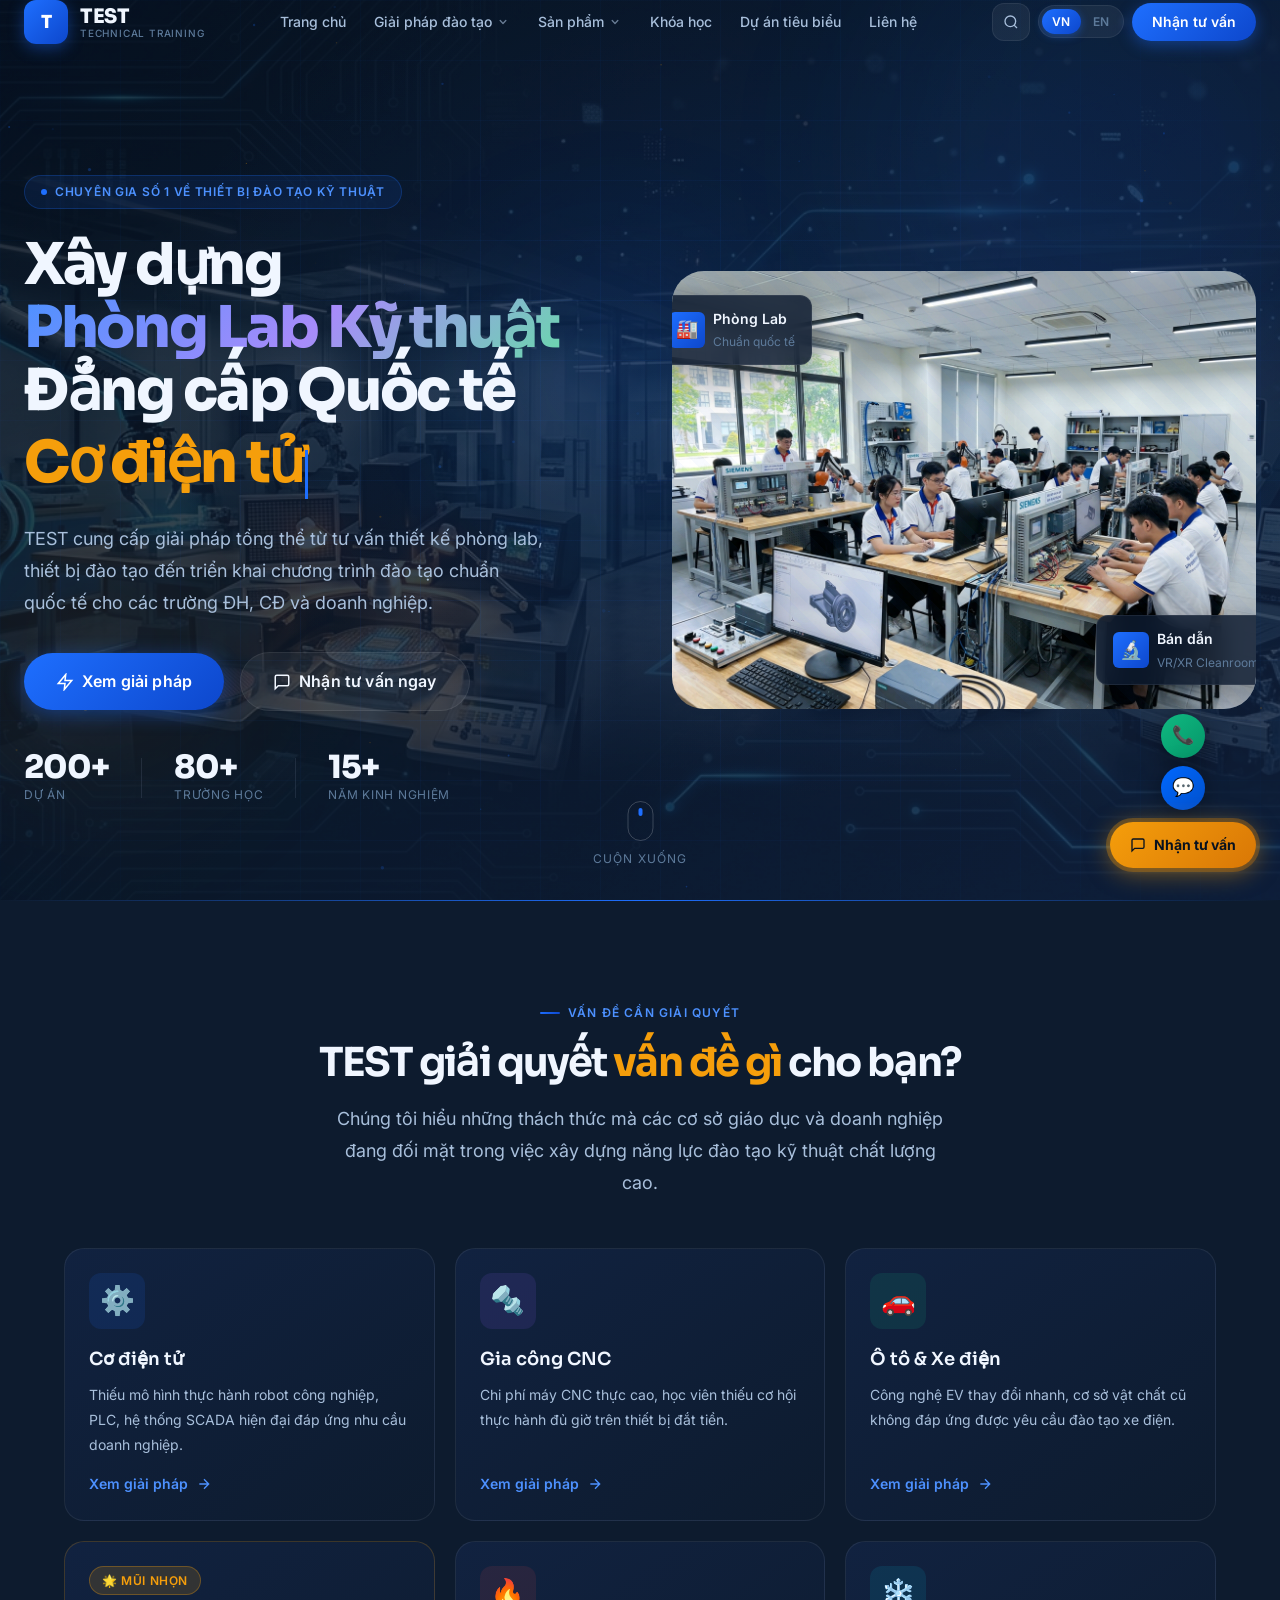
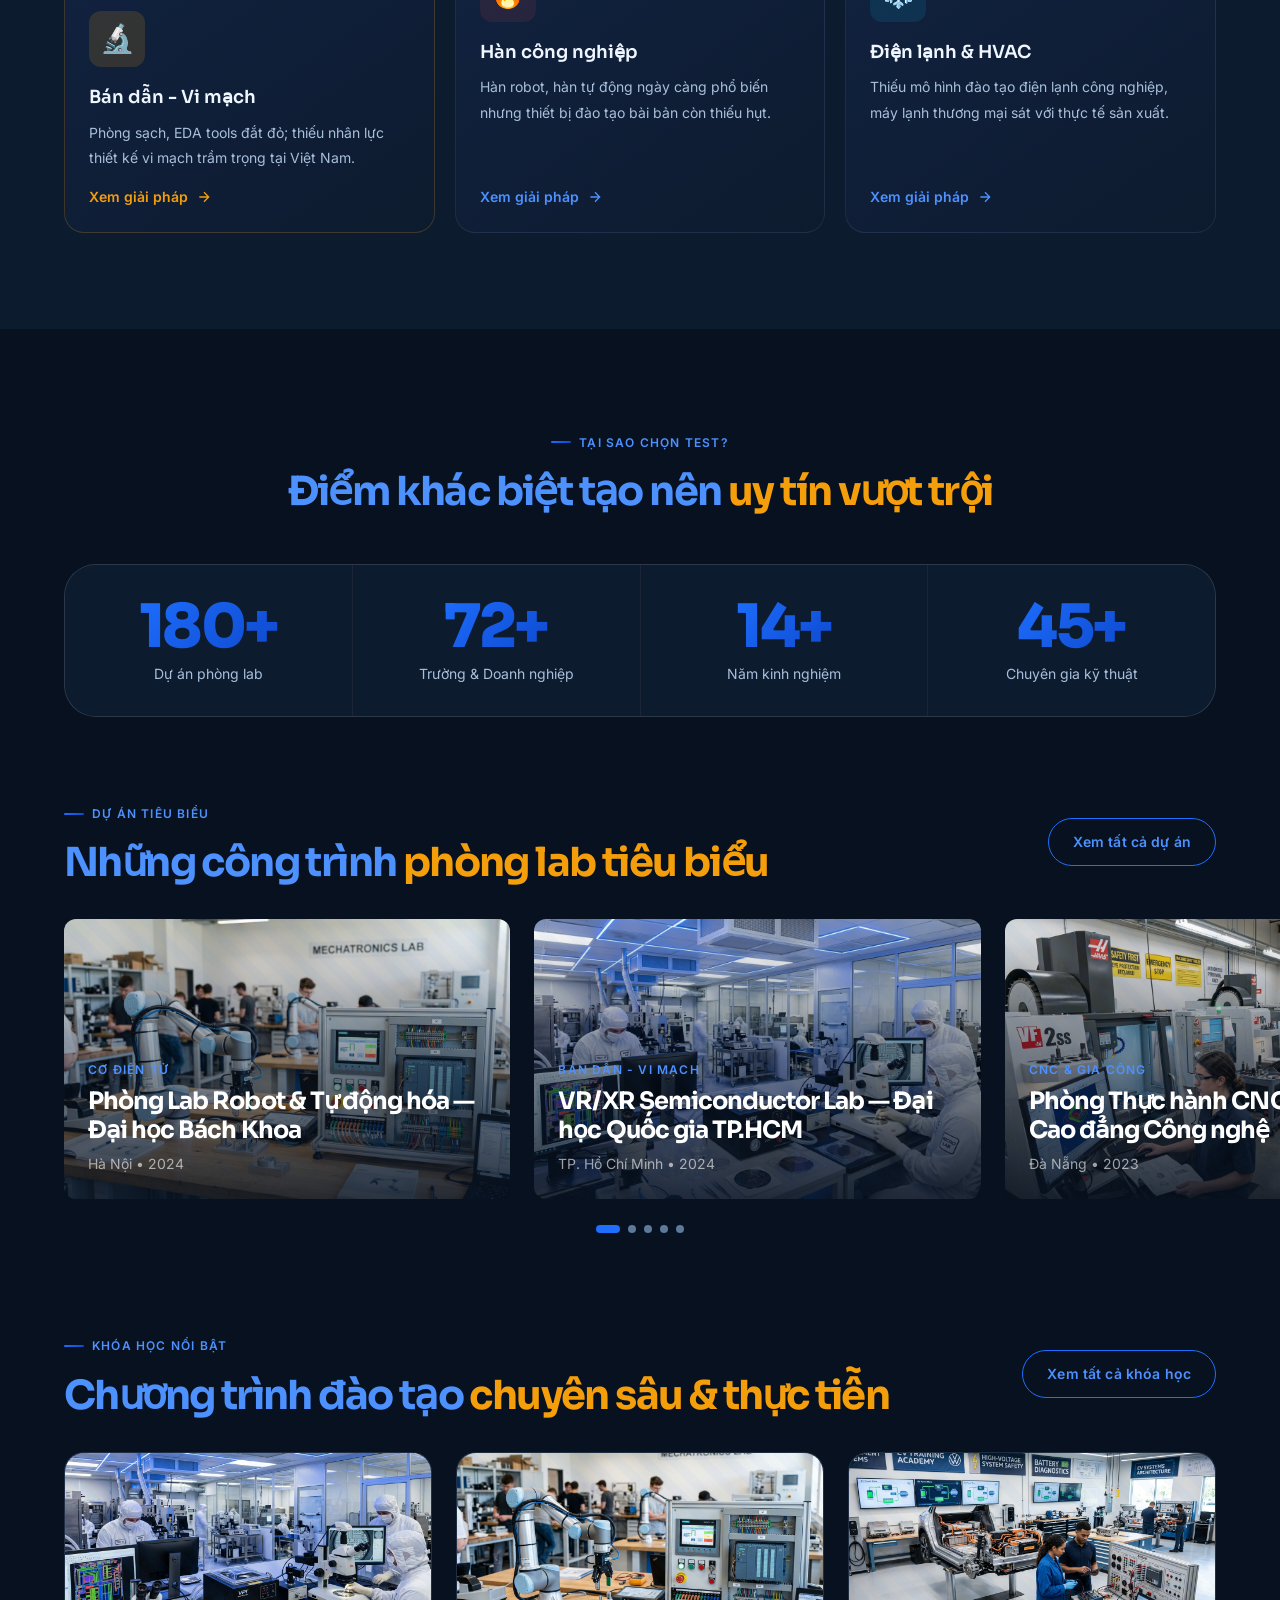
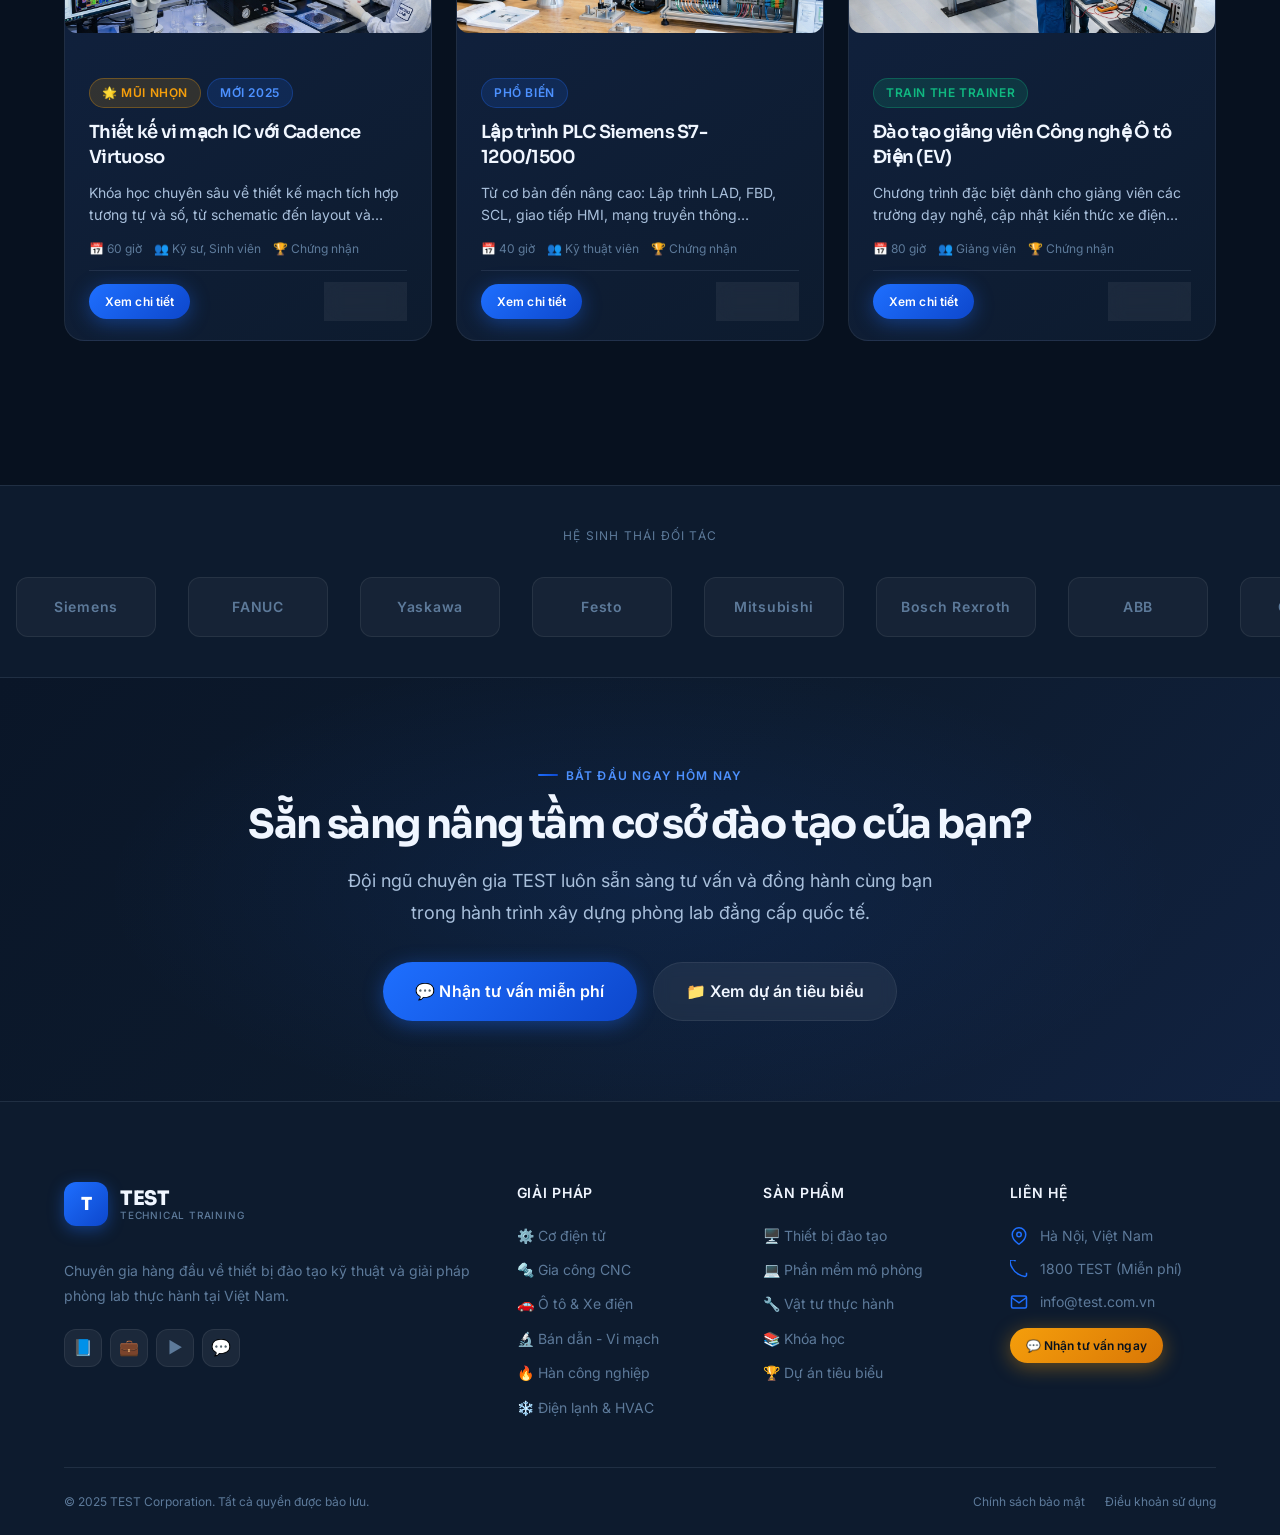
<file: index.html>
﻿<!DOCTYPE html>
<html lang="vi" data-theme="dark">
<head>
  <meta charset="UTF-8">
  <meta name="viewport" content="width=device-width, initial-scale=1.0">
  <title>TEST – Giải pháp Phòng Lab & Thiết bị Đào tạo Kỹ thuật Hàng đầu</title>
  <meta name="description" content="TEST cung cấp giải pháp toàn diện về thiết bị đào tạo kỹ thuật, thiết kế phòng lab thực hành cho Cơ điện tử, CNC, Bán dẫn, Ô tô cho trường ĐH, CĐ và doanh nghiệp.">
  <meta name="keywords" content="thiết bị đào tạo kỹ thuật, phòng lab, cơ điện tử, CNC, bán dẫn, vi mạch, ô tô">
  <meta property="og:title" content="TEST – Giải pháp Phòng Lab Kỹ thuật">
  <meta property="og:description" content="Chuyên gia số 1 về thiết bị đào tạo kỹ thuật và phòng lab thực hành tại Việt Nam">
  <meta property="og:type" content="website">
  <link rel="preconnect" href="https://fonts.googleapis.com">
  <link rel="preconnect" href="https://fonts.gstatic.com" crossorigin>
  <link href="https://fonts.googleapis.com/css2?family=Sora:wght@300;400;500;600;700;800&family=Inter:wght@300;400;500;600;700&display=swap" rel="stylesheet">
  <!-- Swiper CSS -->
  <link rel="stylesheet" href="https://cdn.jsdelivr.net/npm/swiper@11/swiper-bundle.min.css">
  <!-- Local CSS -->
  <link rel="stylesheet" href="css/main.css">
  <link rel="stylesheet" href="css/header.css">
  <link rel="stylesheet" href="css/hero.css">
  <link rel="stylesheet" href="css/components.css">
  <style>
    /* ── Back-to-top ── */
    .back-to-top {
      position: fixed;
      right: 24px; bottom: 100px;
      width: 44px; height: 44px;
      background: var(--grad-primary);
      border-radius: var(--radius-full);
      display: flex; align-items: center; justify-content: center;
      color: #fff; font-size: 18px;
      box-shadow: var(--shadow-md);
      z-index: 800;
      opacity: 0; transform: translateY(20px);
      pointer-events: none;
      transition: all var(--transition-base);
    }
    .back-to-top.visible { opacity: 1; transform: translateY(0); pointer-events: auto; }
    .back-to-top:hover { transform: translateY(-4px); box-shadow: var(--shadow-glow); }

    /* ── Error shake animation ── */
    @keyframes error-shake {
      0%, 100% { transform: translateX(0); }
      25% { transform: translateX(-8px); }
      75% { transform: translateX(8px); }
    }
    .error-shake { animation: error-shake 0.4s ease; border-color: var(--color-danger) !important; }
  </style>
</head>
<body data-page="home">

<!-- ================================================================
     HEADER & NAVIGATION
     ================================================================ -->
<header class="site-header at-top" id="site-header">
  <div class="container container--wide">
    <div class="header-inner">

      <!-- Logo -->
      <a href="index.html" class="header-logo">
        <div class="logo-mark">T</div>
        <div class="logo-text">
          <span class="logo-name">TEST</span>
          <span class="logo-tagline">Technical Training</span>
        </div>
      </a>

      <!-- Main Nav -->
      <nav class="header-nav" aria-label="Main navigation">
        <!-- Trang chủ -->
        <div class="nav-item">
          <a href="index.html" class="nav-link active">
            <span data-i18n="nav_home">Trang chủ</span>
          </a>
        </div>

        <!-- Giải pháp -->
        <div class="nav-item">
          <a href="giai-phap.html" class="nav-link">
            <span data-i18n="nav_solutions">Giải pháp đào tạo</span>
            <svg class="chevron" viewBox="0 0 20 20" fill="currentColor"><path fill-rule="evenodd" d="M5.293 7.293a1 1 0 011.414 0L10 10.586l3.293-3.293a1 1 0 111.414 1.414l-4 4a1 1 0 01-1.414 0l-4-4a1 1 0 010-1.414z"/></svg>
          </a>
          <div class="nav-dropdown nav-dropdown--mega">
            <div class="mega-grid">
              <div class="mega-section-title" data-i18n="nav_solutions">Giải pháp đào tạo</div>
              <a href="giai-phap.html#mechatronics" class="dropdown-link">
                <div class="dropdown-link__icon">⚙️</div>
                <div class="dropdown-link__text">
                  <span class="dropdown-link__title" data-i18n="nav_sol_mechatronics">Cơ điện tử</span>
                  <span class="dropdown-link__sub" data-i18n="nav_sol_mechatronics_sub">Robot công nghiệp, PLC/SCADA</span>
                </div>
              </a>
              <a href="giai-phap.html#cnc" class="dropdown-link">
                <div class="dropdown-link__icon">🔩</div>
                <div class="dropdown-link__text">
                  <span class="dropdown-link__title" data-i18n="nav_sol_cnc">Gia công CNC</span>
                  <span class="dropdown-link__sub" data-i18n="nav_sol_cnc_sub">Tiện, Phay, EDM, CAD/CAM</span>
                </div>
              </a>
              <a href="giai-phap.html#auto" class="dropdown-link">
                <div class="dropdown-link__icon">🚗</div>
                <div class="dropdown-link__text">
                  <span class="dropdown-link__title" data-i18n="nav_sol_auto">Ô tô & Xe điện</span>
                  <span class="dropdown-link__sub" data-i18n="nav_sol_auto_sub">Chẩn đoán, Động cơ điện, EV</span>
                </div>
              </a>
              <a href="giai-phap.html#semiconductor" class="dropdown-link">
                <div class="dropdown-link__icon">🔬</div>
                <div class="dropdown-link__text">
                  <span class="dropdown-link__title" data-i18n="nav_sol_semi">Bán dẫn - Vi mạch</span>
                  <span class="dropdown-link__sub" data-i18n="nav_sol_semi_sub">IC Design, Đóng gói, VR/XR</span>
                </div>
              </a>
              <a href="giai-phap.html#welding" class="dropdown-link">
                <div class="dropdown-link__icon">🔥</div>
                <div class="dropdown-link__text">
                  <span class="dropdown-link__title" data-i18n="nav_sol_weld">Hàn công nghiệp</span>
                  <span class="dropdown-link__sub" data-i18n="nav_sol_weld_sub">MIG/MAG, TIG, Hàn robot</span>
                </div>
              </a>
              <a href="giai-phap.html#hvac" class="dropdown-link">
                <div class="dropdown-link__icon">❄️</div>
                <div class="dropdown-link__text">
                  <span class="dropdown-link__title" data-i18n="nav_sol_hvac">Điện lạnh & HVAC</span>
                  <span class="dropdown-link__sub" data-i18n="nav_sol_hvac_sub">Điều hòa, Lạnh công nghiệp</span>
                </div>
              </a>
            </div>
          </div>
        </div>

        <!-- Sản phẩm -->
        <div class="nav-item">
          <a href="san-pham.html" class="nav-link">
            <span data-i18n="nav_products">Sản phẩm</span>
            <svg class="chevron" viewBox="0 0 20 20" fill="currentColor"><path fill-rule="evenodd" d="M5.293 7.293a1 1 0 011.414 0L10 10.586l3.293-3.293a1 1 0 111.414 1.414l-4 4a1 1 0 01-1.414 0l-4-4a1 1 0 010-1.414z"/></svg>
          </a>
          <div class="nav-dropdown nav-dropdown--mega">
            <div class="mega-grid">
              <a href="san-pham.html?cat=equipment" class="dropdown-link">
                <div class="dropdown-link__icon">🖥️</div>
                <div class="dropdown-link__text">
                  <span class="dropdown-link__title" data-i18n="nav_prod_equip">Thiết bị đào tạo</span>
                  <span class="dropdown-link__sub" data-i18n="nav_prod_equip_sub">Mô hình, Bench, Panel</span>
                </div>
              </a>
              <a href="san-pham.html?cat=software" class="dropdown-link">
                <div class="dropdown-link__icon">💻</div>
                <div class="dropdown-link__text">
                  <span class="dropdown-link__title" data-i18n="nav_prod_software">Phần mềm mô phỏng</span>
                  <span class="dropdown-link__sub" data-i18n="nav_prod_software_sub">CAD/CAM/CAE, EDA, VR</span>
                </div>
              </a>
              <a href="san-pham.html?cat=materials" class="dropdown-link">
                <div class="dropdown-link__icon">🔧</div>
                <div class="dropdown-link__text">
                  <span class="dropdown-link__title" data-i18n="nav_prod_materials">Vật tư thực hành</span>
                  <span class="dropdown-link__sub" data-i18n="nav_prod_materials_sub">Linh kiện, PCB, mẫu thử</span>
                </div>
              </a>
            </div>
          </div>
        </div>

        <div class="nav-item">
          <a href="khoa-hoc.html" class="nav-link">
            <span data-i18n="nav_courses">Khóa học</span>
          </a>
        </div>
        <div class="nav-item">
          <a href="du-an.html" class="nav-link">
            <span data-i18n="nav_projects">Dự án tiêu biểu</span>
          </a>
        </div>
        <div class="nav-item">
          <a href="lien-he.html" class="nav-link">
            <span data-i18n="nav_contact">Liên hệ</span>
          </a>
        </div>
      </nav>

      <!-- Header Actions -->
      <div class="header-actions">
        <!-- Search -->
        <button class="btn-search" data-search-open aria-label="Tìm kiếm" id="btn-search">
          <svg viewBox="0 0 24 24" fill="none" stroke="currentColor" stroke-width="2">
            <circle cx="11" cy="11" r="8"/><path d="m21 21-4.35-4.35"/>
          </svg>
        </button>
        <!-- Language -->
        <div class="lang-toggle" role="group" aria-label="Language selector">
          <button class="lang-btn active" data-lang="vn" id="lang-vn">VN</button>
          <button class="lang-btn" data-lang="en" id="lang-en">EN</button>
        </div>
        <!-- CTA -->
        <a href="#" class="btn-header-cta" data-modal-open="modal-consult" id="header-cta">
          <span data-i18n="btn_consult">Nhận tư vấn</span>
        </a>
        <!-- Hamburger -->
        <button class="hamburger" id="hamburger" aria-label="Menu">
          <span></span><span></span><span></span>
        </button>
      </div>

    </div>
  </div>
</header>

<!-- Mobile Nav Drawer -->
<nav class="mobile-nav" id="mobile-nav" aria-label="Mobile navigation">
  <div class="mobile-nav-item">
    <a href="index.html" class="mobile-nav-link">
      <span data-i18n="nav_home">Trang chủ</span>
    </a>
  </div>
  <div class="mobile-nav-item">
    <div class="mobile-nav-link" data-toggle="mob-solutions">
      <span data-i18n="nav_solutions">Giải pháp đào tạo</span>
      <svg class="chevron" width="20" height="20" viewBox="0 0 20 20" fill="currentColor"><path fill-rule="evenodd" d="M5.293 7.293a1 1 0 011.414 0L10 10.586l3.293-3.293a1 1 0 111.414 1.414l-4 4a1 1 0 01-1.414 0l-4-4a1 1 0 010-1.414z"/></svg>
    </div>
    <div class="mobile-sub" id="mob-solutions">
      <a href="giai-phap.html#mechatronics" class="mobile-sub-link">⚙️ Cơ điện tử</a>
      <a href="giai-phap.html#cnc" class="mobile-sub-link">🔩 Gia công CNC</a>
      <a href="giai-phap.html#auto" class="mobile-sub-link">🚗 Ô tô & Xe điện</a>
      <a href="giai-phap.html#semiconductor" class="mobile-sub-link">🔬 Bán dẫn - Vi mạch</a>
      <a href="giai-phap.html#welding" class="mobile-sub-link">🔥 Hàn công nghiệp</a>
      <a href="giai-phap.html#hvac" class="mobile-sub-link">❄️ Điện lạnh & HVAC</a>
    </div>
  </div>
  <div class="mobile-nav-item">
    <a href="san-pham.html" class="mobile-nav-link"><span data-i18n="nav_products">Sản phẩm</span></a>
  </div>
  <div class="mobile-nav-item">
    <a href="khoa-hoc.html" class="mobile-nav-link"><span data-i18n="nav_courses">Khóa học</span></a>
  </div>
  <div class="mobile-nav-item">
    <a href="du-an.html" class="mobile-nav-link"><span data-i18n="nav_projects">Dự án tiêu biểu</span></a>
  </div>
  <div class="mobile-nav-item">
    <a href="lien-he.html" class="mobile-nav-link"><span data-i18n="nav_contact">Liên hệ</span></a>
  </div>
  <div class="mobile-nav-footer">
    <a href="#" class="btn btn--primary btn--lg" data-modal-open="modal-consult" style="width:100%;justify-content:center;">
      <span data-i18n="btn_consult">Nhận tư vấn</span>
    </a>
    <a href="#" class="btn btn--outline btn--lg" data-modal-open="modal-quote" style="width:100%;justify-content:center;">
      <span data-i18n="btn_quote">Yêu cầu báo giá</span>
    </a>
  </div>
</nav>

<!-- ================================================================
     SEARCH OVERLAY
     ================================================================ -->
<div class="search-overlay" id="search-overlay">
  <div class="search-inner">
    <div class="search-input-wrapper">
      <svg class="search-icon" viewBox="0 0 24 24" fill="none" stroke="currentColor" stroke-width="2">
        <circle cx="11" cy="11" r="8"/><path d="m21 21-4.35-4.35"/>
      </svg>
      <input type="search" class="search-input" id="search-input" data-i18n-ph="nav_search_placeholder" placeholder="Tìm kiếm giải pháp, sản phẩm...">
      <button class="search-close" data-search-close aria-label="Đóng tìm kiếm">✕</button>
    </div>
    <div class="search-hints">
      <span style="font-size:0.75rem;color:var(--color-text-muted)" data-i18n="nav_search_hints">Gợi ý:</span>
      <span class="search-hint" data-i18n="nav_hint_semi">Bán dẫn vi mạch</span>
      <span class="search-hint" data-i18n="nav_hint_cnc">Thiết bị CNC</span>
      <span class="search-hint" data-i18n="nav_hint_lab">Thiết kế phòng lab</span>
      <span class="search-hint" data-i18n="nav_hint_train">Đào tạo giảng viên</span>
    </div>
  </div>
</div>

<!-- ================================================================
     HERO SECTION
     ================================================================ -->
<section class="hero" id="hero">
  <!-- Background layers -->
  <div class="hero-bg">
    <div class="hero-bg-layer"></div>
    <div class="hero-bg-img"></div>
    <div class="hero-bg-grid"></div>
    <div class="hero-bg-radial"></div>
    <div class="hero-orb hero-orb--1"></div>
    <div class="hero-orb hero-orb--2"></div>
    <div class="hero-orb hero-orb--3"></div>
  </div>
  <canvas id="particles-canvas"></canvas>

  <div class="hero-content">
    <div class="container container--wide">
      <div class="hero-inner">
        <!-- Text side -->
        <div class="hero-text">
          <div class="hero-badge">
            <span class="hero-badge-dot"></span>
            <span data-i18n="hero_badge">Chuyên gia số 1 về thiết bị đào tạo kỹ thuật</span>
          </div>
          <h1 class="hero-title">
            <span class="line line--primary" data-i18n="hero_title_1">Xây dựng</span>
            <span class="line line--gradient" data-i18n="hero_title_2">Phòng Lab Kỹ thuật</span>
            <span class="line" style="display:flex;align-items:center;gap:8px;flex-wrap:wrap;">
              <span data-i18n="hero_title_3" style="color:var(--color-text-primary)">Đẳng cấp</span>
              <span class="line--accent">
                <span id="typewriter-text" class="typewriter"></span><span class="typewriter-cursor"></span>
              </span>
            </span>
          </h1>
          <p class="hero-desc" data-i18n="hero_desc">TEST cung cấp giải pháp tổng thể từ tư vấn thiết kế phòng lab, thiết bị đào tạo đến triển khai chương trình đào tạo chuẩn quốc tế cho các trường ĐH, CĐ và doanh nghiệp.</p>
          <div class="hero-actions">
            <a href="giai-phap.html" class="btn btn--primary btn--lg" id="hero-cta-solutions">
              <svg width="18" height="18" viewBox="0 0 24 24" fill="none" stroke="currentColor" stroke-width="2"><path d="M13 2L3 14h9l-1 8 10-12h-9l1-8z"/></svg>
              <span data-i18n="hero_cta_solutions">Xem giải pháp</span>
            </a>
            <a href="#" class="btn btn--ghost btn--lg" data-modal-open="modal-consult" id="hero-cta-consult">
              <svg width="18" height="18" viewBox="0 0 24 24" fill="none" stroke="currentColor" stroke-width="2"><path d="M21 15a2 2 0 0 1-2 2H7l-4 4V5a2 2 0 0 1 2-2h14a2 2 0 0 1 2 2z"/></svg>
              <span data-i18n="hero_cta_consult">Nhận tư vấn ngay</span>
            </a>
          </div>
          <!-- Stats -->
          <div class="hero-stats">
            <div class="hero-stat">
              <span class="hero-stat-num" data-count="200" data-suffix="+">200+</span>
              <span class="hero-stat-label" data-i18n="hero_stat_projects">Dự án</span>
            </div>
            <div class="hero-stat-divider"></div>
            <div class="hero-stat">
              <span class="hero-stat-num" data-count="80" data-suffix="+">80+</span>
              <span class="hero-stat-label" data-i18n="hero_stat_schools">Trường học</span>
            </div>
            <div class="hero-stat-divider"></div>
            <div class="hero-stat">
              <span class="hero-stat-num" data-count="15" data-suffix="+">15+</span>
              <span class="hero-stat-label" data-i18n="hero_stat_years">Năm kinh nghiệm</span>
            </div>
          </div>
        </div>

        <!-- Visual side -->
        <div class="hero-visual">
          <div class="hero-visual-card">
            <div class="img-placeholder" style="aspect-ratio:4/3; background-image: url('assets/images/hero-visual.jpg'); background-size: cover; background-position: center; border: none;"></div>
            <!-- Float badges -->
            <div class="hero-float-badge hero-float-badge--tl" style="top:24px;left:-20px;">
              <div class="hero-float-icon">🏭</div>
              <div class="hero-float-text">
                <span class="hero-float-title" data-i18n="hero_float_lab">Phòng Lab</span>
                <span class="hero-float-sub" data-i18n="hero_float_lab_sub">Chuẩn quốc tế</span>
              </div>
            </div>
            <div class="hero-float-badge hero-float-badge--br" style="bottom:24px;right:-20px;">
              <div class="hero-float-icon">🔬</div>
              <div class="hero-float-text">
                <span class="hero-float-title" data-i18n="hero_float_semi">Bán dẫn</span>
                <span class="hero-float-sub" data-i18n="hero_float_semi_sub">VR/XR Cleanroom</span>
              </div>
            </div>
          </div>
        </div>
      </div>
    </div>
  </div>

  <!-- Scroll indicator -->
  <div class="hero-scroll" aria-label="Cuộn xuống">
    <div class="hero-scroll-wheel"></div>
    <span data-i18n="hero_scroll">Cuộn xuống</span>
  </div>
</section>

<!-- ================================================================
     SECTION: PAIN POINTS & FIELDS
     ================================================================ -->
<section class="section fields-section" id="fields">
  <div class="container">
    <div class="pain-intro" data-aos="fade-up">
      <div class="section-label" data-i18n="pain_label">Vấn đề cần giải quyết</div>
      <h2 class="pain-title">
        <span data-i18n="pain_title_1">TEST giải quyết </span>
        <span class="highlight" data-i18n="pain_title_2">vấn đề gì</span>
        <span data-i18n="pain_title_3"> cho bạn?</span>
      </h2>
      <p class="section-desc" style="margin:0 auto;" data-i18n="pain_desc">Chúng tôi hiểu những thách thức mà các cơ sở giáo dục và doanh nghiệp đang đối mặt trong việc xây dựng năng lực đào tạo kỹ thuật chất lượng cao.</p>
    </div>

    <div class="grid grid-3" style="gap: var(--space-5);">
      <!-- Field 1: Cơ điện tử -->
      <a href="giai-phap.html#mechatronics" class="field-card" data-aos="fade-up" data-aos-delay="0"
         style="--field-color:rgba(30,111,255,0.12);--field-glow:rgba(30,111,255,0.2);">
        <div class="field-icon">⚙️</div>
        <div>
          <div class="field-name" data-i18n="field_mechatronics">Cơ điện tử</div>
          <div class="field-desc" data-i18n="field_mechatronics_desc">Thiếu mô hình thực hành robot công nghiệp, PLC, hệ thống SCADA hiện đại đáp ứng nhu cầu doanh nghiệp.</div>
        </div>
        <div class="field-link">
          <span data-i18n="field_cta">Xem giải pháp</span>
          <svg viewBox="0 0 24 24" fill="none" stroke="currentColor" stroke-width="2"><path d="M5 12h14M12 5l7 7-7 7"/></svg>
        </div>
      </a>

      <!-- Field 2: CNC -->
      <a href="giai-phap.html#cnc" class="field-card" data-aos="fade-up" data-aos-delay="80"
         style="--field-color:rgba(139,92,246,0.12);--field-glow:rgba(139,92,246,0.2);">
        <div class="field-icon">🔩</div>
        <div>
          <div class="field-name" data-i18n="field_cnc">Gia công CNC</div>
          <div class="field-desc" data-i18n="field_cnc_desc">Chi phí máy CNC thực cao, học viên thiếu cơ hội thực hành đủ giờ trên thiết bị đắt tiền.</div>
        </div>
        <div class="field-link">
          <span data-i18n="field_cta">Xem giải pháp</span>
          <svg viewBox="0 0 24 24" fill="none" stroke="currentColor" stroke-width="2"><path d="M5 12h14M12 5l7 7-7 7"/></svg>
        </div>
      </a>

      <!-- Field 3: Ô tô -->
      <a href="giai-phap.html#auto" class="field-card" data-aos="fade-up" data-aos-delay="160"
         style="--field-color:rgba(16,185,129,0.12);--field-glow:rgba(16,185,129,0.2);">
        <div class="field-icon">🚗</div>
        <div>
          <div class="field-name" data-i18n="field_auto">Ô tô & Xe điện</div>
          <div class="field-desc" data-i18n="field_auto_desc">Công nghệ EV thay đổi nhanh, cơ sở vật chất cũ không đáp ứng được yêu cầu đào tạo xe điện.</div>
        </div>
        <div class="field-link">
          <span data-i18n="field_cta">Xem giải pháp</span>
          <svg viewBox="0 0 24 24" fill="none" stroke="currentColor" stroke-width="2"><path d="M5 12h14M12 5l7 7-7 7"/></svg>
        </div>
      </a>

      <!-- Field 4: Bán dẫn (HIGHLIGHTED) -->
      <a href="giai-phap.html#semiconductor" class="field-card" data-aos="fade-up" data-aos-delay="240"
         style="--field-color:rgba(245,158,11,0.15);--field-glow:rgba(245,158,11,0.25);border-color:rgba(245,158,11,0.2);">
        <div class="badge badge--accent" style="align-self:flex-start;">🌟 Mũi nhọn</div>
        <div class="field-icon" style="background:rgba(245,158,11,0.15);">🔬</div>
        <div>
          <div class="field-name" data-i18n="field_semi">Bán dẫn - Vi mạch</div>
          <div class="field-desc" data-i18n="field_semi_desc">Phòng sạch, EDA tools đắt đỏ; thiếu nhân lực thiết kế vi mạch trầm trọng tại Việt Nam.</div>
        </div>
        <div class="field-link" style="color:var(--color-accent);">
          <span data-i18n="field_cta">Xem giải pháp</span>
          <svg viewBox="0 0 24 24" fill="none" stroke="currentColor" stroke-width="2"><path d="M5 12h14M12 5l7 7-7 7"/></svg>
        </div>
      </a>

      <!-- Field 5: Hàn -->
      <a href="giai-phap.html#welding" class="field-card" data-aos="fade-up" data-aos-delay="320"
         style="--field-color:rgba(239,68,68,0.1);--field-glow:rgba(239,68,68,0.15);">
        <div class="field-icon">🔥</div>
        <div>
          <div class="field-name" data-i18n="field_weld">Hàn công nghiệp</div>
          <div class="field-desc" data-i18n="field_weld_desc">Hàn robot, hàn tự động ngày càng phổ biến nhưng thiết bị đào tạo bài bản còn thiếu hụt.</div>
        </div>
        <div class="field-link">
          <span data-i18n="field_cta">Xem giải pháp</span>
          <svg viewBox="0 0 24 24" fill="none" stroke="currentColor" stroke-width="2"><path d="M5 12h14M12 5l7 7-7 7"/></svg>
        </div>
      </a>

      <!-- Field 6: HVAC -->
      <a href="giai-phap.html#hvac" class="field-card" data-aos="fade-up" data-aos-delay="400"
         style="--field-color:rgba(6,182,212,0.12);--field-glow:rgba(6,182,212,0.2);">
        <div class="field-icon">❄️</div>
        <div>
          <div class="field-name" data-i18n="field_hvac">Điện lạnh & HVAC</div>
          <div class="field-desc" data-i18n="field_hvac_desc">Thiếu mô hình đào tạo điện lạnh công nghiệp, máy lạnh thương mại sát với thực tế sản xuất.</div>
        </div>
        <div class="field-link">
          <span data-i18n="field_cta">Xem giải pháp</span>
          <svg viewBox="0 0 24 24" fill="none" stroke="currentColor" stroke-width="2"><path d="M5 12h14M12 5l7 7-7 7"/></svg>
        </div>
      </a>
    </div>
  </div>
</section>

<!-- ================================================================
     SECTION: HIGHLIGHT & TRUST BUILDER
     ================================================================ -->
<section class="section trust-section" id="trust">
  <div class="container">
    <!-- Section heading -->
    <div class="section-header section-header--center" data-aos="fade-up">
      <div class="section-label" data-i18n="trust_label">Tại sao chọn TEST?</div>
      <h2 class="section-title">
        <span data-i18n="trust_title">Điểm khác biệt tạo nên </span>
        <span class="accent" data-i18n="trust_title_accent">uy tín vượt trội</span>
      </h2>
    </div>

    <!-- USP Counter Grid -->
    <div class="usp-grid" data-aos="zoom-in">
      <div class="usp-item">
        <div class="usp-num"><span data-count="200" data-suffix="+">200+</span></div>
        <div class="usp-label" data-i18n="usp_projects_label">Dự án phòng lab
          <span class="usp-sub" data-i18n="usp_projects_sub">Đã triển khai thành công</span>
        </div>
      </div>
      <div class="usp-item">
        <div class="usp-num"><span data-count="80" data-suffix="+">80+</span></div>
        <div class="usp-label" data-i18n="usp_schools_label">Trường & Doanh nghiệp
          <span class="usp-sub" data-i18n="usp_schools_sub">Tin tưởng hợp tác</span>
        </div>
      </div>
      <div class="usp-item">
        <div class="usp-num"><span data-count="15" data-suffix="+">15+</span></div>
        <div class="usp-label" data-i18n="usp_years_label">Năm kinh nghiệm
          <span class="usp-sub" data-i18n="usp_years_sub">Trong lĩnh vực đào tạo kỹ thuật</span>
        </div>
      </div>
      <div class="usp-item">
        <div class="usp-num"><span data-count="50" data-suffix="+">50+</span></div>
        <div class="usp-label" data-i18n="usp_experts_label">Chuyên gia kỹ thuật
          <span class="usp-sub" data-i18n="usp_experts_sub">Kinh nghiệm quốc tế</span>
        </div>
      </div>
    </div>

    <!-- Featured Projects Slider -->
    <div class="project-slider-section" data-aos="fade-up">
      <div class="section-header flex-between" style="margin-bottom:var(--space-8);">
        <div>
          <div class="section-label" data-i18n="projects_label">Dự án tiêu biểu</div>
          <h3 class="section-title" style="margin-bottom:0;">
            <span data-i18n="projects_title">Những công trình </span>
            <span class="accent" data-i18n="projects_title_accent">phòng lab tiêu biểu</span>
          </h3>
        </div>
        <a href="du-an.html" class="btn btn--outline hidden-mobile" data-i18n="btn_all_projects">Xem tất cả dự án</a>
      </div>

      <div class="swiper projects-swiper">
        <div class="swiper-wrapper">
          <!-- Project slides (5 placeholder projects) -->
          <div class="swiper-slide">
            <a href="du-an.html" class="project-slide">
              <div class="img-placeholder" style="height:280px; background-image: url('assets/images/lab-mechatronics.jpg'); background-size: cover; background-position: center; border: none;"></div>
              <div class="project-slide-overlay">
                <span class="project-slide-cat">Cơ điện tử</span>
                <h4 class="project-slide-title">Phòng Lab Robot & Tự động hóa — Đại học Bách Khoa</h4>
                <span class="project-slide-meta">Hà Nội • 2024</span>
              </div>
            </a>
          </div>
          <div class="swiper-slide">
            <a href="du-an.html" class="project-slide">
              <div class="img-placeholder" style="height:280px; background-image: url('assets/images/lab-semiconductor.jpg'); background-size: cover; background-position: center; border: none;"></div>
              <div class="project-slide-overlay">
                <span class="project-slide-cat">Bán dẫn - Vi mạch</span>
                <h4 class="project-slide-title">VR/XR Semiconductor Lab — Đại học Quốc gia TP.HCM</h4>
                <span class="project-slide-meta">TP. Hồ Chí Minh • 2024</span>
              </div>
            </a>
          </div>
          <div class="swiper-slide">
            <a href="du-an.html" class="project-slide">
              <div class="img-placeholder" style="height:280px; background-image: url('assets/images/lab-cnc.jpg'); background-size: cover; background-position: center; border: none;"></div>
              <div class="project-slide-overlay">
                <span class="project-slide-cat">CNC & Gia công</span>
                <h4 class="project-slide-title">Phòng Thực hành CNC 5-Axis — Cao đẳng Công nghệ</h4>
                <span class="project-slide-meta">Đà Nẵng • 2023</span>
              </div>
            </a>
          </div>
          <div class="swiper-slide">
            <a href="du-an.html" class="project-slide">
              <div class="img-placeholder" style="height:280px; background-image: url('assets/images/lab-auto.jpg'); background-size: cover; background-position: center; border: none;"></div>
              <div class="project-slide-overlay">
                <span class="project-slide-cat">Ô tô & Xe điện</span>
                <h4 class="project-slide-title">EV Training Lab — Trường CĐ Nghề Công nghệ cao</h4>
                <span class="project-slide-meta">Bình Dương • 2023</span>
              </div>
            </a>
          </div>
          <div class="swiper-slide">
            <a href="du-an.html" class="project-slide">
              <div class="img-placeholder" style="height:280px; background-image: url('assets/images/lab-welding.jpg'); background-size: cover; background-position: center; border: none;"></div>
              <div class="project-slide-overlay">
                <span class="project-slide-cat">Hàn công nghiệp</span>
                <h4 class="project-slide-title">Robot Welding Training Center — Khu CN Thăng Long</h4>
                <span class="project-slide-meta">Hà Nội • 2022</span>
              </div>
            </a>
          </div>
        </div>
        <div class="swiper-pagination"></div>
      </div>
      <div style="text-align:center;margin-top:var(--space-6);" class="show-mobile">
        <a href="du-an.html" class="btn btn--outline" data-i18n="btn_all_projects">Xem tất cả dự án</a>
      </div>
    </div>

    <!-- Featured Courses -->
    <div class="courses-grid" data-aos="fade-up">
      <div class="section-header flex-between" style="margin-bottom:var(--space-8);">
        <div>
          <div class="section-label" data-i18n="courses_label">Khóa học nổi bật</div>
          <h3 class="section-title" style="margin-bottom:0;">
            <span data-i18n="courses_title">Chương trình đào tạo </span>
            <span class="accent" data-i18n="courses_title_accent">chuyên sâu & thực tiễn</span>
          </h3>
        </div>
        <a href="khoa-hoc.html" class="btn btn--outline hidden-mobile" data-i18n="btn_all_courses">Xem tất cả</a>
      </div>

      <div class="swiper courses-swiper">
        <div class="swiper-wrapper">
          <div class="swiper-slide">
            <div class="course-card">
              <div class="course-card-img">
                <div class="img-placeholder" style="height:180px; background-image: url('assets/images/lab-semiconductor.jpg'); background-size: cover; background-position: center; border: none;"></div>
              </div>
              <div class="course-card-body">
                <div style="display:flex;gap:6px;flex-wrap:wrap;">
                  <span class="badge badge--accent">🌟 Mũi nhọn</span>
                  <span class="badge badge--primary">Mới 2025</span>
                </div>
                <h4 class="course-name">Thiết kế vi mạch IC với Cadence Virtuoso</h4>
                <p class="course-desc">Khóa học chuyên sâu về thiết kế mạch tích hợp tương tự và số, từ schematic đến layout và DRC/LVS.</p>
                <div class="course-meta">
                  <span class="course-meta-item">📅 60 giờ</span>
                  <span class="course-meta-item">👥 Kỹ sư, Sinh viên</span>
                  <span class="course-meta-item">🏆 Chứng nhận</span>
                </div>
                <div class="course-footer">
                  <a href="khoa-hoc.html" class="btn btn--primary btn--sm">Xem chi tiết</a>
                  <a href="#" class="btn btn--ghost btn--sm" data-modal-open="modal-consult">Đăng ký</a>
                </div>
              </div>
            </div>
          </div>
          <div class="swiper-slide">
            <div class="course-card">
              <div class="course-card-img">
                <div class="img-placeholder" style="height:180px; background-image: url('assets/images/lab-mechatronics.jpg'); background-size: cover; background-position: center; border: none;"></div>
              </div>
              <div class="course-card-body">
                <div style="display:flex;gap:6px;flex-wrap:wrap;">
                  <span class="badge badge--primary">Phổ biến</span>
                </div>
                <h4 class="course-name">Lập trình PLC Siemens S7-1200/1500</h4>
                <p class="course-desc">Từ cơ bản đến nâng cao: Lập trình LAD, FBD, SCL, giao tiếp HMI, mạng truyền thông PROFINET.</p>
                <div class="course-meta">
                  <span class="course-meta-item">📅 40 giờ</span>
                  <span class="course-meta-item">👥 Kỹ thuật viên</span>
                  <span class="course-meta-item">🏆 Chứng nhận</span>
                </div>
                <div class="course-footer">
                  <a href="khoa-hoc.html" class="btn btn--primary btn--sm">Xem chi tiết</a>
                  <a href="#" class="btn btn--ghost btn--sm" data-modal-open="modal-consult">Đăng ký</a>
                </div>
              </div>
            </div>
          </div>
          <div class="swiper-slide">
            <div class="course-card">
              <div class="course-card-img">
                <div class="img-placeholder" style="height:180px; background-image: url('assets/images/lab-auto.jpg'); background-size: cover; background-position: center; border: none;"></div>
              </div>
              <div class="course-card-body">
                <div style="display:flex;gap:6px;flex-wrap:wrap;">
                  <span class="badge badge--success">Train the Trainer</span>
                </div>
                <h4 class="course-name">Đào tạo giảng viên Công nghệ Ô tô Điện (EV)</h4>
                <p class="course-desc">Chương trình đặc biệt dành cho giảng viên các trường dạy nghề, cập nhật kiến thức xe điện mới nhất.</p>
                <div class="course-meta">
                  <span class="course-meta-item">📅 80 giờ</span>
                  <span class="course-meta-item">👥 Giảng viên</span>
                  <span class="course-meta-item">🏆 Chứng nhận</span>
                </div>
                <div class="course-footer">
                  <a href="khoa-hoc.html" class="btn btn--primary btn--sm">Xem chi tiết</a>
                  <a href="#" class="btn btn--ghost btn--sm" data-modal-open="modal-consult">Đăng ký</a>
                </div>
              </div>
            </div>
          </div>
        </div>
        <div class="swiper-pagination"></div>
      </div>
    </div>
  </div>
</section>

<!-- ================================================================
     PARTNER MARQUEE
     ================================================================ -->
<div class="partner-marquee-section" id="partners">
  <div class="partner-marquee-label" data-i18n="partners_title">Hệ sinh thái đối tác</div>
  <div style="overflow:hidden;">
    <div class="marquee-track" id="marquee-track">
      <div class="partner-logo">Siemens</div>
      <div class="partner-logo">FANUC</div>
      <div class="partner-logo">Yaskawa</div>
      <div class="partner-logo">Festo</div>
      <div class="partner-logo">Mitsubishi</div>
      <div class="partner-logo">Bosch Rexroth</div>
      <div class="partner-logo">ABB</div>
      <div class="partner-logo">Cadence</div>
      <div class="partner-logo">Synopsys</div>
      <div class="partner-logo">KUKA</div>
      <div class="partner-logo">DMG Mori</div>
      <div class="partner-logo">Haas</div>
      <div class="partner-logo">Lincoln Electric</div>
      <div class="partner-logo">Fronius</div>
    </div>
  </div>
</div>

<!-- ================================================================
     SECTION: CTA BANNER
     ================================================================ -->
<section style="padding:var(--space-20) 0;background:linear-gradient(135deg,#0A1628 0%,#0D1B2E 50%,#112240 100%);position:relative;overflow:hidden;">
  <div style="position:absolute;inset:0;background:radial-gradient(ellipse 60% 80% at 50% 50%,rgba(30,111,255,0.1) 0%,transparent 70%);pointer-events:none;"></div>
  <div class="container" style="position:relative;z-index:1;text-align:center;">
    <div class="section-label" style="justify-content:center;" data-aos="fade-up">Bắt đầu ngay hôm nay</div>
    <h2 class="section-title" style="margin-bottom:var(--space-4);" data-aos="fade-up" data-aos-delay="100">
      Sẵn sàng nâng tầm cơ sở đào tạo của bạn?
    </h2>
    <p class="section-desc" style="margin:0 auto var(--space-8);" data-aos="fade-up" data-aos-delay="200">
      Đội ngũ chuyên gia TEST luôn sẵn sàng tư vấn và đồng hành cùng bạn trong hành trình xây dựng phòng lab đẳng cấp quốc tế.
    </p>
    <div style="display:flex;gap:var(--space-4);justify-content:center;flex-wrap:wrap;" data-aos="fade-up" data-aos-delay="300">
      <a href="#" class="btn btn--primary btn--lg" data-modal-open="modal-consult" id="cta-section-consult">
        💬 Nhận tư vấn miễn phí
      </a>
      <a href="du-an.html" class="btn btn--ghost btn--lg">
        📁 Xem dự án tiêu biểu
      </a>
    </div>
  </div>
</section>

<!-- ================================================================
     FOOTER
     ================================================================ -->
<footer class="site-footer" id="footer">
  <div class="container">
    <div class="footer-grid">
      <!-- Brand -->
      <div>
        <a href="index.html" class="header-logo" style="display:inline-flex;margin-bottom:var(--space-4);">
          <div class="logo-mark">T</div>
          <div class="logo-text">
            <span class="logo-name">TEST</span>
            <span class="logo-tagline">Technical Training</span>
          </div>
        </a>
        <p class="footer-brand-desc" data-i18n="footer_desc">Chuyên gia hàng đầu về thiết bị đào tạo kỹ thuật và giải pháp phòng lab thực hành tại Việt Nam.</p>
        <div class="footer-socials">
          <a href="#" class="footer-social" aria-label="Facebook">📘</a>
          <a href="#" class="footer-social" aria-label="LinkedIn">💼</a>
          <a href="#" class="footer-social" aria-label="YouTube">▶️</a>
          <a href="#" class="footer-social" aria-label="Zalo">💬</a>
        </div>
      </div>

      <!-- Solutions -->
      <div>
        <div class="footer-col-title" data-i18n="footer_solutions">Giải pháp</div>
        <div class="footer-links">
          <a href="giai-phap.html#mechatronics" class="footer-link">⚙️ Cơ điện tử</a>
          <a href="giai-phap.html#cnc" class="footer-link">🔩 Gia công CNC</a>
          <a href="giai-phap.html#auto" class="footer-link">🚗 Ô tô & Xe điện</a>
          <a href="giai-phap.html#semiconductor" class="footer-link">🔬 Bán dẫn - Vi mạch</a>
          <a href="giai-phap.html#welding" class="footer-link">🔥 Hàn công nghiệp</a>
          <a href="giai-phap.html#hvac" class="footer-link">❄️ Điện lạnh & HVAC</a>
        </div>
      </div>

      <!-- Products -->
      <div>
        <div class="footer-col-title" data-i18n="footer_products">Sản phẩm</div>
        <div class="footer-links">
          <a href="san-pham.html?cat=equipment" class="footer-link">🖥️ Thiết bị đào tạo</a>
          <a href="san-pham.html?cat=software" class="footer-link">💻 Phần mềm mô phỏng</a>
          <a href="san-pham.html?cat=materials" class="footer-link">🔧 Vật tư thực hành</a>
          <a href="khoa-hoc.html" class="footer-link">📚 Khóa học</a>
          <a href="du-an.html" class="footer-link">🏆 Dự án tiêu biểu</a>
        </div>
      </div>

      <!-- Contact -->
      <div>
        <div class="footer-col-title" data-i18n="nav_contact">Liên hệ</div>
        <div class="footer-contact-item">
          <svg class="footer-contact-icon" viewBox="0 0 24 24" fill="none" stroke="currentColor" stroke-width="2"><path d="M21 10c0 7-9 13-9 13s-9-6-9-13a9 9 0 0118 0z"/><circle cx="12" cy="10" r="3"/></svg>
          <span data-i18n="footer_address">Hà Nội, Việt Nam</span>
        </div>
        <div class="footer-contact-item">
          <svg class="footer-contact-icon" viewBox="0 0 24 24" fill="none" stroke="currentColor" stroke-width="2"><path d="M22 16.92v3a2 2 0 01-2.18 2 19.79 19.79 0 01-8.63-3.07A19.5 19.5 0 013.07 10.63a19.79 19.79 0 01-3.07-8.67A2 2 0 012 0h3a2 2 0 012 1.72..."/></svg>
          <span>1800 TEST (Miễn phí)</span>
        </div>
        <div class="footer-contact-item">
          <svg class="footer-contact-icon" viewBox="0 0 24 24" fill="none" stroke="currentColor" stroke-width="2"><path d="M4 4h16c1.1 0 2 .9 2 2v12c0 1.1-.9 2-2 2H4c-1.1 0-2-.9-2-2V6c0-1.1.9-2 2-2z"/><polyline points="22,6 12,13 2,6"/></svg>
          <span>info@test.com.vn</span>
        </div>
        <div style="margin-top:var(--space-4);">
          <a href="#" class="btn btn--accent btn--sm" data-modal-open="modal-consult">💬 Nhận tư vấn ngay</a>
        </div>
      </div>
    </div>

    <!-- Footer bottom -->
    <div class="footer-bottom">
      <span data-i18n="footer_copyright">© 2025 TEST Corporation. Tất cả quyền được bảo lưu.</span>
      <div class="footer-bottom-links">
        <a href="#" class="footer-bottom-link" data-i18n="footer_privacy">Chính sách bảo mật</a>
        <a href="#" class="footer-bottom-link" data-i18n="footer_terms">Điều khoản sử dụng</a>
      </div>
    </div>
  </div>
</footer>

<!-- ================================================================
     STICKY CTA
     ================================================================ -->
<div class="sticky-cta" id="sticky-cta">
  <div class="sticky-quick-contacts">
    <a href="tel:1800TEST" class="quick-contact-btn quick-contact-btn--phone" title="Gọi ngay" aria-label="Gọi điện">📞</a>
    <a href="#" class="quick-contact-btn quick-contact-btn--zalo" title="Zalo" aria-label="Zalo">💬</a>
  </div>
  <a href="#" class="sticky-cta-btn" data-modal-open="modal-consult" id="sticky-consult-btn">
    <svg viewBox="0 0 24 24" fill="none" stroke="currentColor" stroke-width="2"><path d="M21 15a2 2 0 01-2 2H7l-4 4V5a2 2 0 012-2h14a2 2 0 012 2z"/></svg>
    <span data-i18n="btn_consult">Nhận tư vấn</span>
  </a>
</div>

<!-- ================================================================
     BACK TO TOP
     ================================================================ -->
<button class="back-to-top" id="back-to-top" aria-label="Về đầu trang">↑</button>

<!-- ================================================================
     MODAL: CONSULT
     ================================================================ -->
<div class="overlay-backdrop" id="overlay-backdrop"></div>
<div class="modal" id="modal-consult" role="dialog" aria-modal="true" aria-labelledby="modal-consult-title">
  <div class="modal-header">
    <h3 class="modal-title" id="modal-consult-title" data-i18n="popup_consult_title">Đăng ký nhận tư vấn</h3>
    <button class="modal-close" data-modal-close aria-label="Đóng">✕</button>
  </div>
  <div class="modal-body">
    <form data-form id="form-consult" novalidate>
      <div class="form-row">
        <div class="form-group">
          <label class="form-label" for="consult-name" data-i18n="form_name">Họ và tên <span class="required">*</span></label>
          <input class="form-control" id="consult-name" type="text" required data-i18n-ph="form_name_placeholder" placeholder="Nguyễn Văn A">
          <span class="form-error">Vui lòng nhập họ tên</span>
        </div>
        <div class="form-group">
          <label class="form-label" for="consult-phone" data-i18n="form_phone">Số điện thoại <span class="required">*</span></label>
          <input class="form-control" id="consult-phone" type="tel" required data-phone data-i18n-ph="form_phone_placeholder" placeholder="0912 345 678">
          <span class="form-error">Số điện thoại không hợp lệ</span>
        </div>
      </div>
      <div class="form-group">
        <label class="form-label" for="consult-email" data-i18n="form_email">Email công ty <span class="required">*</span></label>
        <input class="form-control" id="consult-email" type="email" required data-i18n-ph="form_email_placeholder" placeholder="example@truong.edu.vn">
        <span class="form-error">Email không hợp lệ</span>
      </div>
      <div class="form-group">
        <label class="form-label" for="consult-org" data-i18n="form_org">Đơn vị / Trường học</label>
        <input class="form-control" id="consult-org" type="text" data-i18n-ph="form_org_placeholder" placeholder="Trường ĐH Bách Khoa...">
      </div>
      <div class="form-group">
        <label class="form-label" for="consult-need" data-i18n="form_need">Nhu cầu cụ thể</label>
        <textarea class="form-control" id="consult-need" rows="3" data-i18n-ph="form_need_placeholder" placeholder="Mô tả yêu cầu của bạn..."></textarea>
      </div>
      <!-- Captcha -->
      <div class="form-group">
        <div class="captcha-placeholder">
          <div class="captcha-checkbox" tabindex="0" role="checkbox" aria-checked="false" aria-label="Xác nhận tôi không phải robot"></div>
          <span data-i18n="captcha_label">Tôi không phải robot</span>
          <div class="captcha-logo">🔒<br>TEST<br>CAPTCHA</div>
        </div>
      </div>
      <p class="form-hint" data-i18n="form_privacy">Thông tin của bạn được bảo mật tuyệt đối.</p>
      <div style="margin-top:var(--space-4);">
        <button type="submit" class="btn btn--primary btn--lg" style="width:100%;" data-i18n="form_submit_consult">Gửi yêu cầu tư vấn</button>
      </div>
    </form>
  </div>
</div>

<!-- MODAL: QUOTE -->
<div class="modal" id="modal-quote" role="dialog" aria-modal="true" aria-labelledby="modal-quote-title">
  <div class="modal-header">
    <h3 class="modal-title" id="modal-quote-title" data-i18n="popup_quote_title">Yêu cầu báo giá</h3>
    <button class="modal-close" data-modal-close aria-label="Đóng">✕</button>
  </div>
  <div class="modal-body">
    <form data-form id="form-quote" novalidate>
      <div class="form-row">
        <div class="form-group">
          <label class="form-label" for="quote-name" data-i18n="form_name">Họ và tên <span class="required">*</span></label>
          <input class="form-control" id="quote-name" type="text" required placeholder="Nguyễn Văn A">
          <span class="form-error">Vui lòng nhập họ tên</span>
        </div>
        <div class="form-group">
          <label class="form-label" for="quote-phone" data-i18n="form_phone">Số điện thoại <span class="required">*</span></label>
          <input class="form-control" id="quote-phone" type="tel" required data-phone placeholder="0912 345 678">
          <span class="form-error">Số điện thoại không hợp lệ</span>
        </div>
      </div>
      <div class="form-group">
        <label class="form-label" for="quote-email" data-i18n="form_email">Email <span class="required">*</span></label>
        <input class="form-control" id="quote-email" type="email" required placeholder="example@company.com">
        <span class="form-error">Email không hợp lệ</span>
      </div>
      <div class="form-group">
        <label class="form-label" for="quote-product" data-i18n="form_product">Sản phẩm quan tâm</label>
        <input class="form-control" id="quote-product" type="text" data-product-field placeholder="Tên sản phẩm...">
      </div>
      <div class="form-group">
        <label class="form-label" for="quote-need" data-i18n="form_need">Yêu cầu cụ thể</label>
        <textarea class="form-control" id="quote-need" rows="3" placeholder="Số lượng, cấu hình, thời gian cần..."></textarea>
      </div>
      <div class="form-group">
        <div class="captcha-placeholder">
          <div class="captcha-checkbox" tabindex="0" role="checkbox" aria-checked="false"></div>
          <span data-i18n="captcha_label">Tôi không phải robot</span>
          <div class="captcha-logo">🔒<br>TEST<br>CAPTCHA</div>
        </div>
      </div>
      <div style="margin-top:var(--space-4);">
        <button type="submit" class="btn btn--accent btn--lg" style="width:100%;" data-i18n="form_submit_quote">Gửi yêu cầu báo giá</button>
      </div>
    </form>
  </div>
</div>

<!-- ================================================================
     SCRIPTS
     ================================================================ -->
<script src="https://cdn.jsdelivr.net/npm/swiper@11/swiper-bundle.min.js"></script>
<script src="js/i18n.js"></script>
<script src="js/header.js"></script>
<script src="js/animations.js"></script>
<script src="js/forms.js"></script>
<script src="js/main.js"></script>
</body>
</html>
</file>
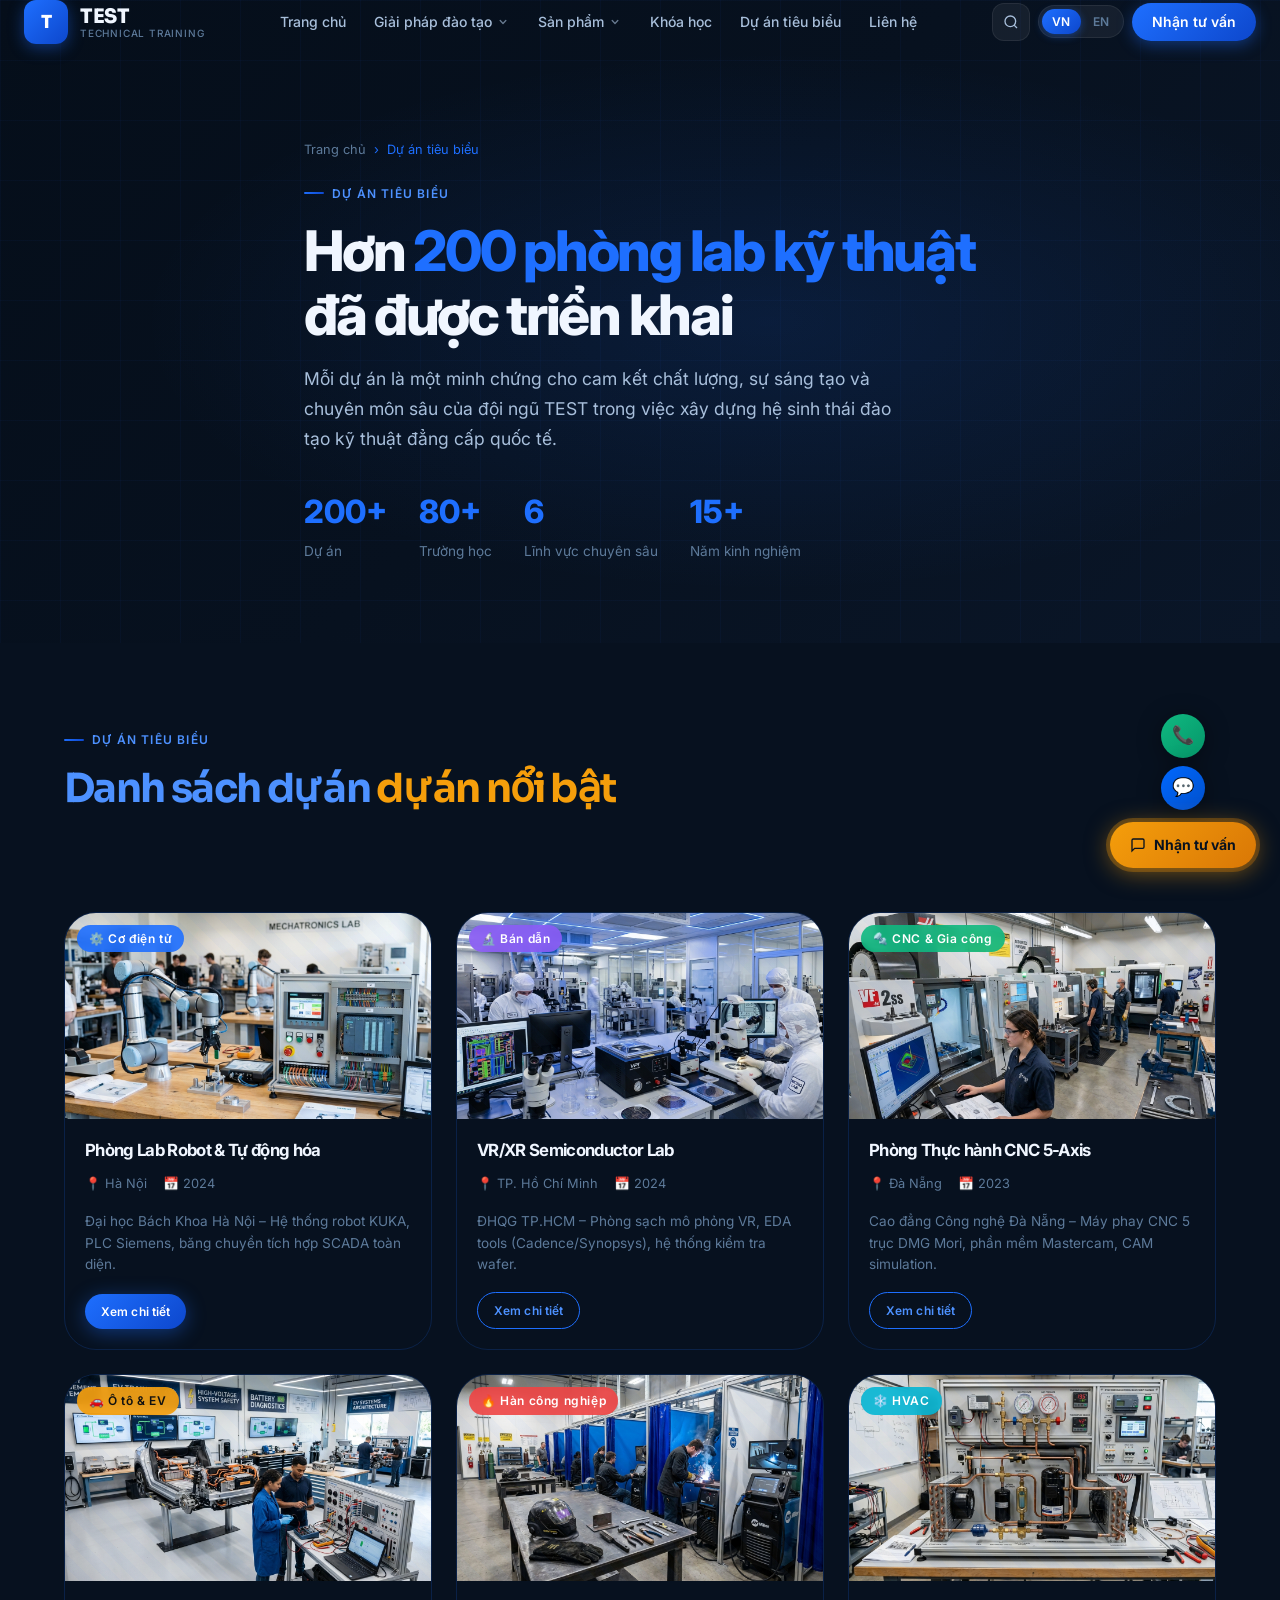
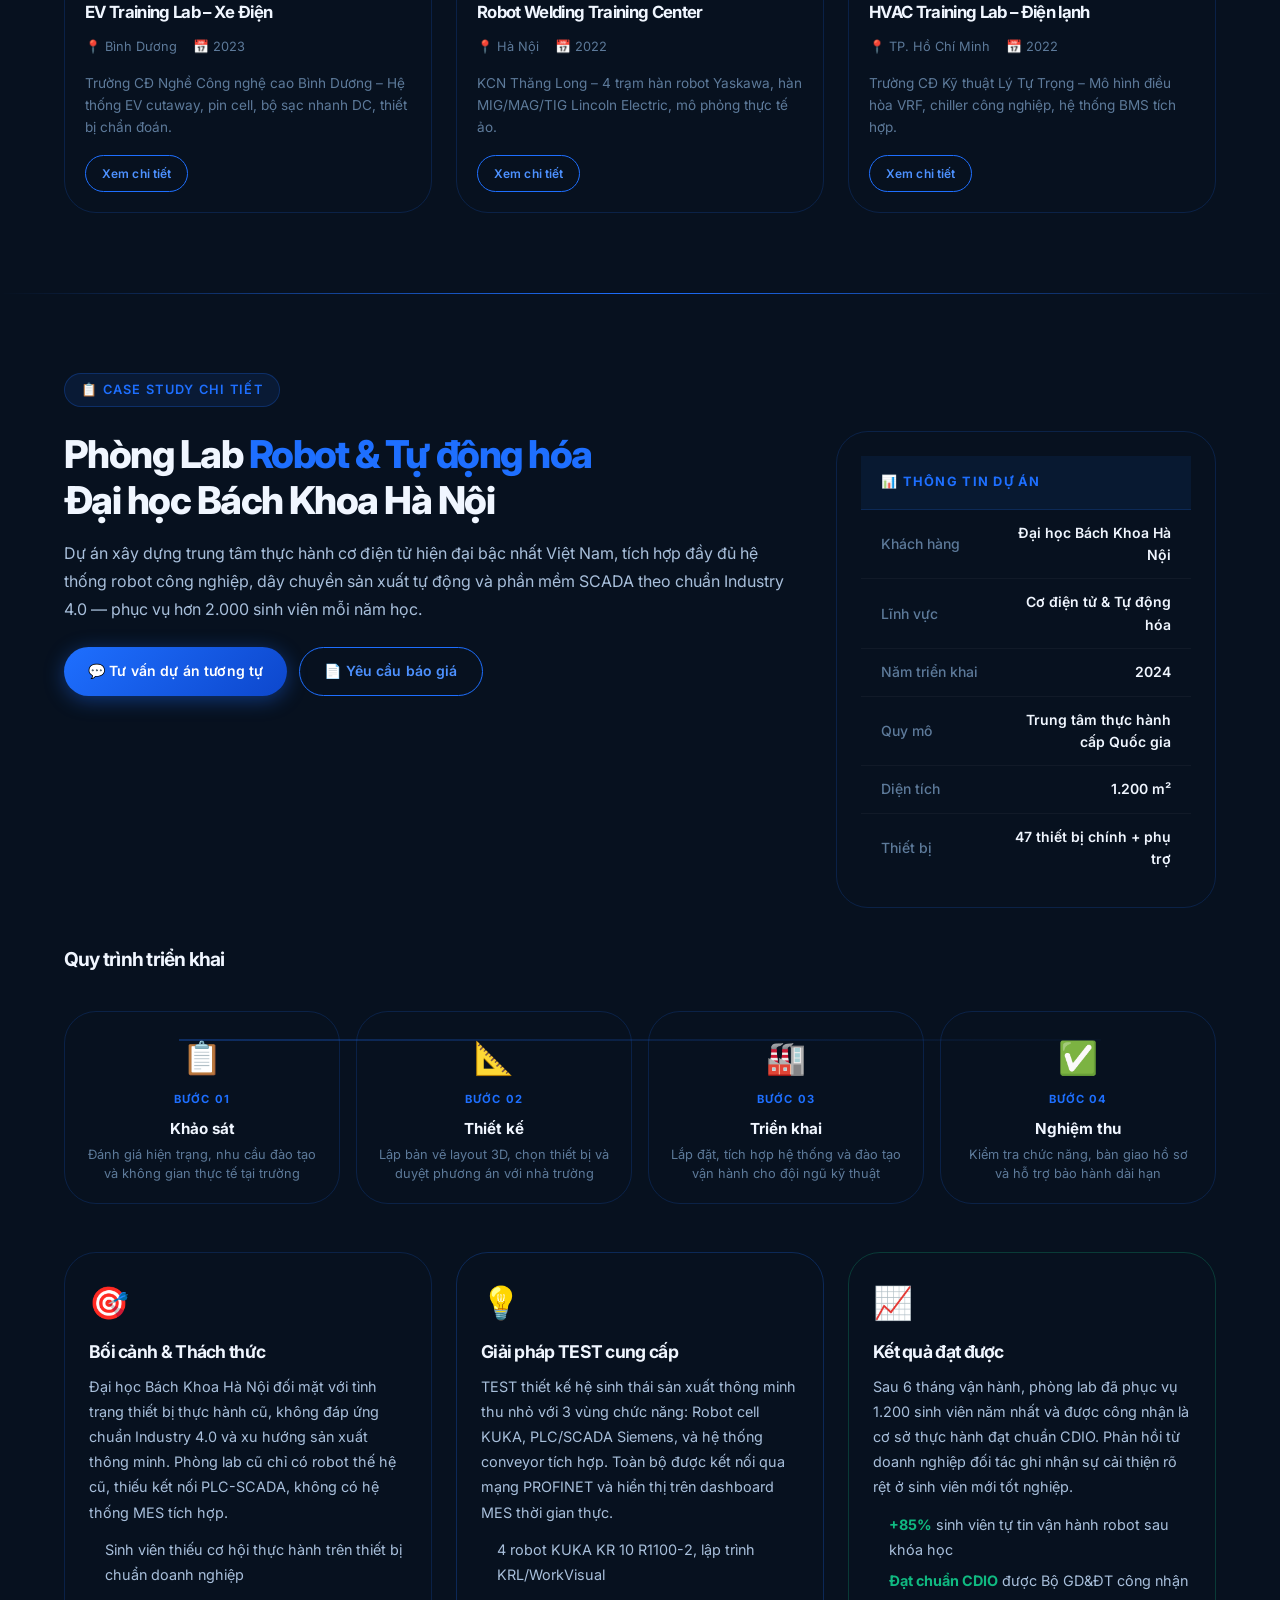
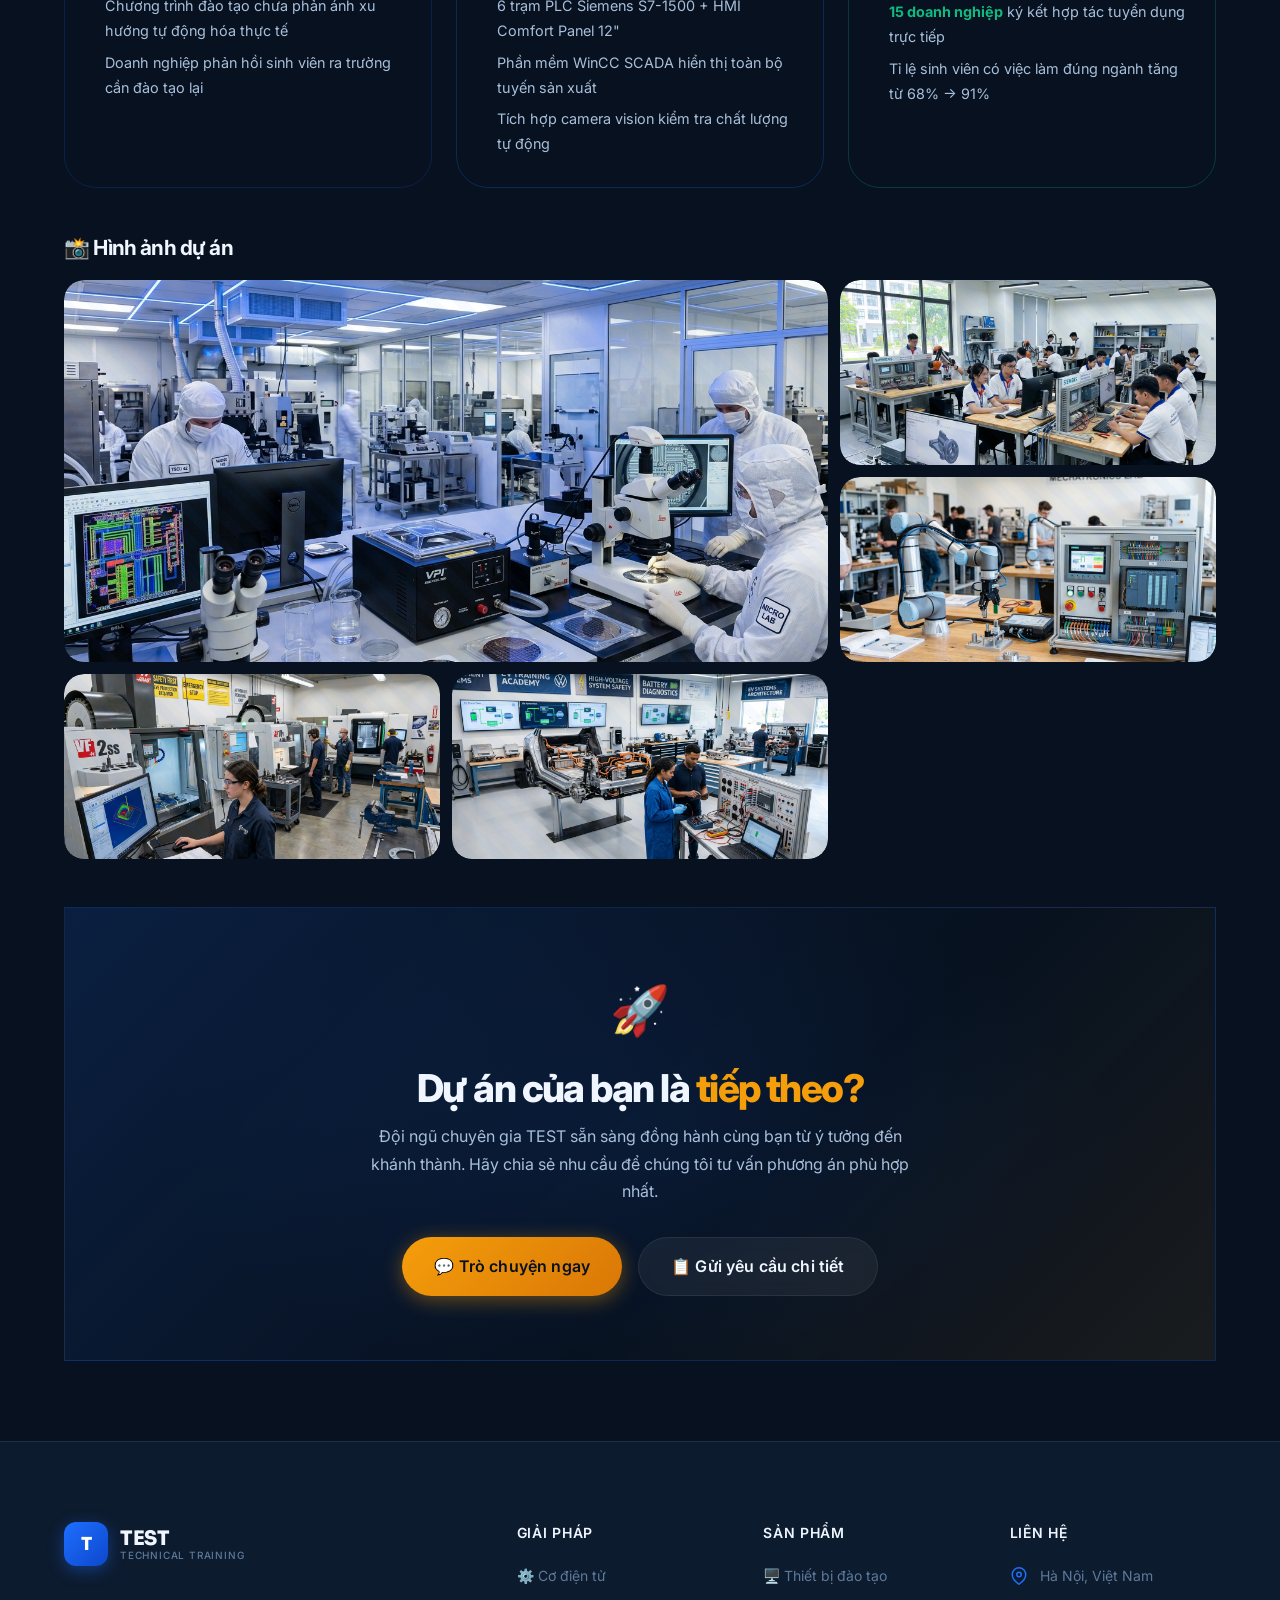
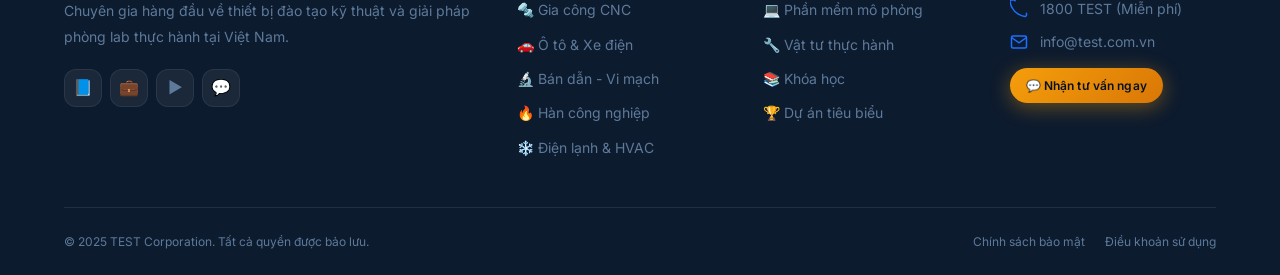
<file: du-an.html>
﻿<!DOCTYPE html>
<html lang="vi" data-theme="dark">
<head>
  <meta charset="UTF-8">
  <meta name="viewport" content="width=device-width, initial-scale=1.0">
  <title>Dự án tiêu biểu – TEST | Phòng Lab Kỹ thuật Đẳng cấp</title>
  <meta name="description" content="Khám phá các dự án phòng lab kỹ thuật tiêu biểu của TEST: Robot & Tự động hóa, Bán dẫn VR/XR, CNC 5-Axis, EV Training, Hàn Robot và HVAC tại các trường ĐH, CĐ hàng đầu Việt Nam.">
  <meta name="keywords" content="dự án phòng lab, lab robot, lab bán dẫn, CNC lab, EV lab, hàn robot, HVAC lab">
  <meta property="og:title" content="Dự án tiêu biểu – TEST">
  <meta property="og:description" content="Hơn 200 dự án phòng lab kỹ thuật đã triển khai thành công tại Việt Nam">
  <meta property="og:type" content="website">
  <link rel="preconnect" href="https://fonts.googleapis.com">
  <link rel="preconnect" href="https://fonts.gstatic.com" crossorigin>
  <link href="https://fonts.googleapis.com/css2?family=Sora:wght@300;400;500;600;700;800&family=Inter:wght@300;400;500;600;700&display=swap" rel="stylesheet">
  <link rel="stylesheet" href="https://cdn.jsdelivr.net/npm/swiper@11/swiper-bundle.min.css">
  <link rel="stylesheet" href="css/main.css">
  <link rel="stylesheet" href="css/header.css">
  <link rel="stylesheet" href="css/hero.css">
  <link rel="stylesheet" href="css/components.css">
  <style>
    /* ── Back-to-top ── */
    .back-to-top {
      position: fixed;
      right: 24px; bottom: 100px;
      width: 44px; height: 44px;
      background: var(--grad-primary);
      border-radius: var(--radius-full);
      display: flex; align-items: center; justify-content: center;
      color: #fff; font-size: 18px;
      box-shadow: var(--shadow-md);
      z-index: 800;
      opacity: 0; transform: translateY(20px);
      pointer-events: none;
      transition: all var(--transition-base);
    }
    .back-to-top.visible { opacity: 1; transform: translateY(0); pointer-events: auto; }
    .back-to-top:hover { transform: translateY(-4px); box-shadow: var(--shadow-glow); }

    /* ── Page Hero (inner pages) ── */
    .page-hero {
      padding: 140px 0 80px;
      background: linear-gradient(135deg, #050E1A 0%, #07111F 50%, #0A1628 100%);
      position: relative;
      overflow: hidden;
    }
    .page-hero::before {
      content: '';
      position: absolute;
      inset: 0;
      background: radial-gradient(ellipse 70% 60% at 60% 50%, rgba(30,111,255,0.12) 0%, transparent 70%);
    }
    .page-hero::after {
      content: '';
      position: absolute;
      inset: 0;
      background-image: linear-gradient(rgba(30,111,255,0.04) 1px, transparent 1px),
                        linear-gradient(90deg, rgba(30,111,255,0.04) 1px, transparent 1px);
      background-size: 60px 60px;
    }
    .page-hero-content { position: relative; z-index: 2; }
    .page-hero-breadcrumb {
      display: flex; align-items: center; gap: 8px;
      font-size: 0.8rem; color: var(--color-text-muted);
      margin-bottom: var(--space-4);
    }
    .page-hero-breadcrumb a { color: var(--color-text-muted); text-decoration: none; transition: color 0.2s; }
    .page-hero-breadcrumb a:hover { color: var(--color-primary); }
    .page-hero-breadcrumb span { color: var(--color-primary); }
    .page-hero h1 {
      font-family: var(--font-display);
      font-size: clamp(2rem, 5vw, 3.5rem);
      font-weight: 800;
      color: var(--color-text-primary);
      line-height: 1.15;
      margin-bottom: var(--space-4);
    }
    .page-hero h1 .accent { color: var(--color-primary); }
    .page-hero-desc {
      font-size: 1.1rem;
      color: var(--color-text-secondary);
      max-width: 600px;
      line-height: 1.7;
    }
    .page-hero-stats {
      display: flex; gap: var(--space-8); margin-top: var(--space-8);
      flex-wrap: wrap;
    }
    .page-hero-stat { display: flex; flex-direction: column; gap: 4px; }
    .page-hero-stat-num {
      font-family: var(--font-display);
      font-size: 2rem; font-weight: 800;
      color: var(--color-primary);
    }
    .page-hero-stat-label { font-size: 0.85rem; color: var(--color-text-muted); }

    /* ── Projects Grid ── */
    .projects-section { padding: var(--space-20) 0; }
    .projects-filter {
      display: flex; gap: var(--space-3); flex-wrap: wrap;
      margin-bottom: var(--space-10);
    }
    .filter-btn {
      padding: 8px 20px;
      border-radius: var(--radius-full);
      border: 1px solid var(--color-border);
      background: transparent;
      color: var(--color-text-secondary);
      font-size: 0.875rem;
      cursor: pointer;
      transition: all 0.25s;
      font-family: var(--font-body);
    }
    .filter-btn:hover, .filter-btn.active {
      background: var(--color-primary);
      border-color: var(--color-primary);
      color: #fff;
    }
    .projects-grid {
      display: grid;
      grid-template-columns: repeat(3, 1fr);
      gap: var(--space-6);
    }
    @media (max-width: 1024px) { .projects-grid { grid-template-columns: repeat(2, 1fr); } }
    @media (max-width: 640px)  { .projects-grid { grid-template-columns: 1fr; } }

    .project-card {
      background: var(--color-surface);
      border: 1px solid var(--color-border);
      border-radius: var(--radius-xl);
      overflow: hidden;
      transition: transform 0.3s, box-shadow 0.3s, border-color 0.3s;
      display: flex; flex-direction: column;
    }
    .project-card:hover {
      transform: translateY(-6px);
      box-shadow: 0 20px 60px rgba(30,111,255,0.15);
      border-color: rgba(30,111,255,0.3);
    }
    .project-card-img { position: relative; aspect-ratio: 16/9; overflow: hidden; }
    .project-card-img .img-placeholder { height: 100%; border-radius: 0; }
    .project-card-category {
      position: absolute; top: 12px; left: 12px;
      padding: 4px 12px;
      border-radius: var(--radius-full);
      font-size: 0.75rem; font-weight: 600;
      letter-spacing: 0.05em;
      background: rgba(30,111,255,0.9);
      color: #fff;
      backdrop-filter: blur(4px);
    }
    .project-card-body { padding: var(--space-5); flex: 1; display: flex; flex-direction: column; }
    .project-card-name {
      font-family: var(--font-display);
      font-size: 1.05rem; font-weight: 700;
      color: var(--color-text-primary);
      margin-bottom: var(--space-3);
      line-height: 1.4;
    }
    .project-card-meta {
      display: flex; gap: var(--space-4);
      font-size: 0.8rem; color: var(--color-text-muted);
      margin-bottom: var(--space-4);
    }
    .project-card-meta span { display: flex; align-items: center; gap: 4px; }
    .project-card-footer { margin-top: auto; }

    /* ── Case Study ── */
    .case-study-section {
      padding: var(--space-20) 0;
      background: linear-gradient(180deg, rgba(7,17,31,0) 0%, rgba(7,17,31,0.6) 100%);
      position: relative;
    }
    .case-study-section::before {
      content: '';
      position: absolute; top: 0; left: 0; right: 0; height: 1px;
      background: linear-gradient(90deg, transparent, var(--color-primary), transparent);
    }
    .case-study-label {
      display: inline-flex; align-items: center; gap: 8px;
      background: rgba(30,111,255,0.1);
      border: 1px solid rgba(30,111,255,0.25);
      color: var(--color-primary);
      padding: 6px 16px;
      border-radius: var(--radius-full);
      font-size: 0.8rem; font-weight: 600;
      letter-spacing: 0.1em; text-transform: uppercase;
      margin-bottom: var(--space-6);
    }
    .case-header-grid {
      display: grid; grid-template-columns: 1fr 380px;
      gap: var(--space-10); align-items: start;
      margin-bottom: var(--space-10);
    }
    @media (max-width: 1024px) { .case-header-grid { grid-template-columns: 1fr; } }
    .case-title {
      font-family: var(--font-display);
      font-size: clamp(1.6rem, 3vw, 2.4rem);
      font-weight: 800;
      color: var(--color-text-primary);
      line-height: 1.2;
      margin-bottom: var(--space-4);
    }
    .case-title .accent { color: var(--color-primary); }
    .case-excerpt {
      font-size: 1rem; color: var(--color-text-secondary);
      line-height: 1.75; margin-bottom: var(--space-6);
    }
    .case-stats-panel {
      background: var(--color-surface);
      border: 1px solid var(--color-border);
      border-radius: var(--radius-xl);
      overflow: hidden;
    }
    .case-stats-panel-title {
      padding: var(--space-4) var(--space-5);
      background: rgba(30,111,255,0.08);
      border-bottom: 1px solid var(--color-border);
      font-size: 0.8rem; font-weight: 700;
      text-transform: uppercase; letter-spacing: 0.1em;
      color: var(--color-primary);
    }
    .case-stat-row {
      display: flex; justify-content: space-between; align-items: center;
      padding: var(--space-3) var(--space-5);
      border-bottom: 1px solid rgba(255,255,255,0.04);
      font-size: 0.875rem;
    }
    .case-stat-row:last-child { border-bottom: none; }
    .case-stat-row dt { color: var(--color-text-muted); font-weight: 500; }
    .case-stat-row dd { color: var(--color-text-primary); font-weight: 600; text-align: right; max-width: 55%; }

    /* ── Case Flow ── */
    .case-flow {
      display: grid; grid-template-columns: repeat(4, 1fr);
      gap: var(--space-4); margin-bottom: var(--space-12);
      position: relative;
    }
    @media (max-width: 768px) { .case-flow { grid-template-columns: repeat(2, 1fr); } }
    .case-flow::before {
      content: '';
      position: absolute; top: 28px; left: 10%; right: 10%; height: 2px;
      background: linear-gradient(90deg, var(--color-primary), rgba(30,111,255,0.1));
      z-index: 0;
    }
    @media (max-width: 768px) { .case-flow::before { display: none; } }
    .flow-step {
      position: relative; z-index: 1;
      background: var(--color-surface);
      border: 1px solid var(--color-border);
      border-radius: var(--radius-xl);
      padding: var(--space-5);
      text-align: center;
      transition: border-color 0.3s, transform 0.3s;
    }
    .flow-step:hover { border-color: rgba(30,111,255,0.4); transform: translateY(-4px); }
    .flow-step-icon { font-size: 2rem; margin-bottom: var(--space-2); }
    .flow-step-num {
      font-size: 0.7rem; font-weight: 700; text-transform: uppercase;
      letter-spacing: 0.1em; color: var(--color-primary);
      margin-bottom: var(--space-2);
    }
    .flow-step-title {
      font-family: var(--font-display);
      font-size: 0.95rem; font-weight: 700;
      color: var(--color-text-primary);
    }
    .flow-step-desc { font-size: 0.8rem; color: var(--color-text-muted); margin-top: 4px; line-height: 1.5; }

    /* ── Case Content sections ── */
    .case-content-grid {
      display: grid; grid-template-columns: repeat(3, 1fr);
      gap: var(--space-6); margin-bottom: var(--space-12);
    }
    @media (max-width: 900px) { .case-content-grid { grid-template-columns: 1fr; } }
    .case-content-card {
      background: var(--color-surface);
      border: 1px solid var(--color-border);
      border-radius: var(--radius-xl);
      padding: var(--space-6);
    }
    .case-content-card-icon { font-size: 2rem; margin-bottom: var(--space-3); }
    .case-content-card-title {
      font-family: var(--font-display);
      font-size: 1.1rem; font-weight: 700;
      color: var(--color-text-primary);
      margin-bottom: var(--space-3);
    }
    .case-content-card-text {
      font-size: 0.9rem; color: var(--color-text-secondary);
      line-height: 1.75;
    }
    .case-content-card ul { padding-left: 16px; margin: var(--space-3) 0 0; }
    .case-content-card li { margin-bottom: 6px; }

    /* ── Gallery ── */
    .gallery-section { margin-bottom: var(--space-12); }
    .gallery-section-title {
      font-family: var(--font-display);
      font-size: 1.3rem; font-weight: 700;
      color: var(--color-text-primary);
      margin-bottom: var(--space-5);
    }
    .gallery-grid {
      display: grid;
      grid-template-columns: repeat(3, 1fr);
      grid-template-rows: auto auto;
      gap: var(--space-3);
    }
    @media (max-width: 768px) { .gallery-grid { grid-template-columns: repeat(2, 1fr); } }
    .gallery-item { border-radius: var(--radius-lg); overflow: hidden; cursor: pointer; }
    .gallery-item:first-child {
      grid-column: 1 / 3;
      grid-row: 1 / 3;
    }
    .gallery-item .img-placeholder {
      height: 100%; min-height: 200px; border-radius: 0;
      transition: transform 0.4s;
    }
    .gallery-item:hover .img-placeholder { transform: scale(1.04); }
    .gallery-item:first-child .img-placeholder { min-height: 380px; }

    /* ── Projects CTA ── */
    .projects-cta {
      background: linear-gradient(135deg, rgba(30,111,255,0.15) 0%, rgba(7,17,31,0) 60%, rgba(245,158,11,0.08) 100%);
      border: 1px solid rgba(30,111,255,0.2);
      border-radius: var(--radius-2xl);
      padding: var(--space-16) var(--space-12);
      text-align: center;
      position: relative; overflow: hidden;
      margin-top: var(--space-8);
    }
    .projects-cta::before {
      content: '';
      position: absolute; inset: 0;
      background: radial-gradient(ellipse 60% 80% at 50% 50%, rgba(30,111,255,0.08) 0%, transparent 70%);
    }
    .projects-cta-content { position: relative; z-index: 1; }
    .projects-cta-emoji { font-size: 3rem; margin-bottom: var(--space-4); }
    .projects-cta-title {
      font-family: var(--font-display);
      font-size: clamp(1.5rem, 3vw, 2.4rem);
      font-weight: 800; color: var(--color-text-primary);
      margin-bottom: var(--space-3);
    }
    .projects-cta-title .gold { color: var(--color-accent); }
    .projects-cta-desc {
      font-size: 1rem; color: var(--color-text-secondary);
      max-width: 560px; margin: 0 auto var(--space-8);
      line-height: 1.7;
    }
    .projects-cta-actions { display: flex; gap: var(--space-4); justify-content: center; flex-wrap: wrap; }

    /* ── Error shake ── */
    @keyframes error-shake {
      0%, 100% { transform: translateX(0); }
      25% { transform: translateX(-8px); }
      75% { transform: translateX(8px); }
    }
    .error-shake { animation: error-shake 0.4s ease; border-color: var(--color-danger) !important; }
  </style>
</head>
<body data-page="projects">

<!-- ================================================================
     HEADER & NAVIGATION
     ================================================================ -->
<header class="site-header at-top" id="site-header">
  <div class="container container--wide">
    <div class="header-inner">

      <!-- Logo -->
      <a href="index.html" class="header-logo">
        <div class="logo-mark">T</div>
        <div class="logo-text">
          <span class="logo-name">TEST</span>
          <span class="logo-tagline">Technical Training</span>
        </div>
      </a>

      <!-- Main Nav -->
      <nav class="header-nav" aria-label="Main navigation">
        <div class="nav-item">
          <a href="index.html" class="nav-link">
            <span data-i18n="nav_home">Trang chủ</span>
          </a>
        </div>

        <div class="nav-item">
          <a href="giai-phap.html" class="nav-link">
            <span data-i18n="nav_solutions">Giải pháp đào tạo</span>
            <svg class="chevron" viewBox="0 0 20 20" fill="currentColor"><path fill-rule="evenodd" d="M5.293 7.293a1 1 0 011.414 0L10 10.586l3.293-3.293a1 1 0 111.414 1.414l-4 4a1 1 0 01-1.414 0l-4-4a1 1 0 010-1.414z"/></svg>
          </a>
          <div class="nav-dropdown nav-dropdown--mega">
            <div class="mega-grid">
              <div class="mega-section-title" data-i18n="nav_solutions">Giải pháp đào tạo</div>
              <a href="giai-phap.html#mechatronics" class="dropdown-link">
                <div class="dropdown-link__icon">⚙️</div>
                <div class="dropdown-link__text">
                  <span class="dropdown-link__title" data-i18n="nav_sol_mechatronics">Cơ điện tử</span>
                  <span class="dropdown-link__sub" data-i18n="nav_sol_mechatronics_sub">Robot công nghiệp, PLC/SCADA</span>
                </div>
              </a>
              <a href="giai-phap.html#cnc" class="dropdown-link">
                <div class="dropdown-link__icon">🔩</div>
                <div class="dropdown-link__text">
                  <span class="dropdown-link__title" data-i18n="nav_sol_cnc">Gia công CNC</span>
                  <span class="dropdown-link__sub" data-i18n="nav_sol_cnc_sub">Tiện, Phay, EDM, CAD/CAM</span>
                </div>
              </a>
              <a href="giai-phap.html#auto" class="dropdown-link">
                <div class="dropdown-link__icon">🚗</div>
                <div class="dropdown-link__text">
                  <span class="dropdown-link__title" data-i18n="nav_sol_auto">Ô tô &amp; Xe điện</span>
                  <span class="dropdown-link__sub" data-i18n="nav_sol_auto_sub">Chẩn đoán, Động cơ điện, EV</span>
                </div>
              </a>
              <a href="giai-phap.html#semiconductor" class="dropdown-link">
                <div class="dropdown-link__icon">🔬</div>
                <div class="dropdown-link__text">
                  <span class="dropdown-link__title" data-i18n="nav_sol_semi">Bán dẫn - Vi mạch</span>
                  <span class="dropdown-link__sub" data-i18n="nav_sol_semi_sub">IC Design, Đóng gói, VR/XR</span>
                </div>
              </a>
              <a href="giai-phap.html#welding" class="dropdown-link">
                <div class="dropdown-link__icon">🔥</div>
                <div class="dropdown-link__text">
                  <span class="dropdown-link__title" data-i18n="nav_sol_weld">Hàn công nghiệp</span>
                  <span class="dropdown-link__sub" data-i18n="nav_sol_weld_sub">MIG/MAG, TIG, Hàn robot</span>
                </div>
              </a>
              <a href="giai-phap.html#hvac" class="dropdown-link">
                <div class="dropdown-link__icon">❄️</div>
                <div class="dropdown-link__text">
                  <span class="dropdown-link__title" data-i18n="nav_sol_hvac">Điện lạnh &amp; HVAC</span>
                  <span class="dropdown-link__sub" data-i18n="nav_sol_hvac_sub">Điều hòa, Lạnh công nghiệp</span>
                </div>
              </a>
            </div>
          </div>
        </div>

        <div class="nav-item">
          <a href="san-pham.html" class="nav-link">
            <span data-i18n="nav_products">Sản phẩm</span>
            <svg class="chevron" viewBox="0 0 20 20" fill="currentColor"><path fill-rule="evenodd" d="M5.293 7.293a1 1 0 011.414 0L10 10.586l3.293-3.293a1 1 0 111.414 1.414l-4 4a1 1 0 01-1.414 0l-4-4a1 1 0 010-1.414z"/></svg>
          </a>
          <div class="nav-dropdown nav-dropdown--mega">
            <div class="mega-grid">
              <a href="san-pham.html?cat=equipment" class="dropdown-link">
                <div class="dropdown-link__icon">🖥️</div>
                <div class="dropdown-link__text">
                  <span class="dropdown-link__title" data-i18n="nav_prod_equip">Thiết bị đào tạo</span>
                  <span class="dropdown-link__sub" data-i18n="nav_prod_equip_sub">Mô hình, Bench, Panel</span>
                </div>
              </a>
              <a href="san-pham.html?cat=software" class="dropdown-link">
                <div class="dropdown-link__icon">💻</div>
                <div class="dropdown-link__text">
                  <span class="dropdown-link__title" data-i18n="nav_prod_software">Phần mềm mô phỏng</span>
                  <span class="dropdown-link__sub" data-i18n="nav_prod_software_sub">CAD/CAM/CAE, EDA, VR</span>
                </div>
              </a>
              <a href="san-pham.html?cat=materials" class="dropdown-link">
                <div class="dropdown-link__icon">🔧</div>
                <div class="dropdown-link__text">
                  <span class="dropdown-link__title" data-i18n="nav_prod_materials">Vật tư thực hành</span>
                  <span class="dropdown-link__sub" data-i18n="nav_prod_materials_sub">Linh kiện, PCB, mẫu thử</span>
                </div>
              </a>
            </div>
          </div>
        </div>

        <div class="nav-item">
          <a href="khoa-hoc.html" class="nav-link">
            <span data-i18n="nav_courses">Khóa học</span>
          </a>
        </div>
        <div class="nav-item">
          <a href="du-an.html" class="nav-link active">
            <span data-i18n="nav_projects">Dự án tiêu biểu</span>
          </a>
        </div>
        <div class="nav-item">
          <a href="lien-he.html" class="nav-link">
            <span data-i18n="nav_contact">Liên hệ</span>
          </a>
        </div>
      </nav>

      <!-- Header Actions -->
      <div class="header-actions">
        <button class="btn-search" data-search-open aria-label="Tìm kiếm" id="btn-search">
          <svg viewBox="0 0 24 24" fill="none" stroke="currentColor" stroke-width="2">
            <circle cx="11" cy="11" r="8"/><path d="m21 21-4.35-4.35"/>
          </svg>
        </button>
        <div class="lang-toggle" role="group" aria-label="Language selector">
          <button class="lang-btn active" data-lang="vn" id="lang-vn">VN</button>
          <button class="lang-btn" data-lang="en" id="lang-en">EN</button>
        </div>
        <a href="#" class="btn-header-cta" data-modal-open="modal-consult" id="header-cta">
          <span data-i18n="btn_consult">Nhận tư vấn</span>
        </a>
        <button class="hamburger" id="hamburger" aria-label="Menu">
          <span></span><span></span><span></span>
        </button>
      </div>

    </div>
  </div>
</header>

<!-- Mobile Nav Drawer -->
<nav class="mobile-nav" id="mobile-nav" aria-label="Mobile navigation">
  <div class="mobile-nav-item">
    <a href="index.html" class="mobile-nav-link"><span data-i18n="nav_home">Trang chủ</span></a>
  </div>
  <div class="mobile-nav-item">
    <div class="mobile-nav-link" data-toggle="mob-solutions">
      <span data-i18n="nav_solutions">Giải pháp đào tạo</span>
      <svg class="chevron" width="20" height="20" viewBox="0 0 20 20" fill="currentColor"><path fill-rule="evenodd" d="M5.293 7.293a1 1 0 011.414 0L10 10.586l3.293-3.293a1 1 0 111.414 1.414l-4 4a1 1 0 01-1.414 0l-4-4a1 1 0 010-1.414z"/></svg>
    </div>
    <div class="mobile-sub" id="mob-solutions">
      <a href="giai-phap.html#mechatronics" class="mobile-sub-link">⚙️ Cơ điện tử</a>
      <a href="giai-phap.html#cnc" class="mobile-sub-link">🔩 Gia công CNC</a>
      <a href="giai-phap.html#auto" class="mobile-sub-link">🚗 Ô tô &amp; Xe điện</a>
      <a href="giai-phap.html#semiconductor" class="mobile-sub-link">🔬 Bán dẫn - Vi mạch</a>
      <a href="giai-phap.html#welding" class="mobile-sub-link">🔥 Hàn công nghiệp</a>
      <a href="giai-phap.html#hvac" class="mobile-sub-link">❄️ Điện lạnh &amp; HVAC</a>
    </div>
  </div>
  <div class="mobile-nav-item">
    <a href="san-pham.html" class="mobile-nav-link"><span data-i18n="nav_products">Sản phẩm</span></a>
  </div>
  <div class="mobile-nav-item">
    <a href="khoa-hoc.html" class="mobile-nav-link"><span data-i18n="nav_courses">Khóa học</span></a>
  </div>
  <div class="mobile-nav-item">
    <a href="du-an.html" class="mobile-nav-link"><span data-i18n="nav_projects">Dự án tiêu biểu</span></a>
  </div>
  <div class="mobile-nav-item">
    <a href="lien-he.html" class="mobile-nav-link"><span data-i18n="nav_contact">Liên hệ</span></a>
  </div>
  <div class="mobile-nav-footer">
    <a href="#" class="btn btn--primary btn--lg" data-modal-open="modal-consult" style="width:100%;justify-content:center;">
      <span data-i18n="btn_consult">Nhận tư vấn</span>
    </a>
    <a href="#" class="btn btn--outline btn--lg" data-modal-open="modal-quote" style="width:100%;justify-content:center;">
      <span data-i18n="btn_quote">Yêu cầu báo giá</span>
    </a>
  </div>
</nav>

<!-- Search Overlay -->
<div class="search-overlay" id="search-overlay">
  <div class="search-inner">
    <div class="search-input-wrapper">
      <svg class="search-icon" viewBox="0 0 24 24" fill="none" stroke="currentColor" stroke-width="2">
        <circle cx="11" cy="11" r="8"/><path d="m21 21-4.35-4.35"/>
      </svg>
      <input type="search" class="search-input" id="search-input" data-i18n-ph="nav_search_placeholder" placeholder="Tìm kiếm giải pháp, sản phẩm...">
      <button class="search-close" data-search-close aria-label="Đóng tìm kiếm">✕</button>
    </div>
    <div class="search-hints">
      <span style="font-size:0.75rem;color:var(--color-text-muted)" data-i18n="nav_search_hints">Gợi ý:</span>
      <span class="search-hint" data-i18n="nav_hint_semi">Bán dẫn vi mạch</span>
      <span class="search-hint" data-i18n="nav_hint_cnc">Thiết bị CNC</span>
      <span class="search-hint" data-i18n="nav_hint_lab">Thiết kế phòng lab</span>
      <span class="search-hint" data-i18n="nav_hint_train">Đào tạo giảng viên</span>
    </div>
  </div>
</div>

<!-- ================================================================
     PAGE HERO
     ================================================================ -->
<section class="page-hero" id="page-hero">
  <div class="container page-hero-content">
    <div class="page-hero-breadcrumb" data-aos="fade-up">
      <a href="index.html" data-i18n="nav_home">Trang chủ</a>
      <span>›</span>
      <span data-i18n="nav_projects">Dự án tiêu biểu</span>
    </div>
    <div class="section-label" data-aos="fade-up" data-aos-delay="50" data-i18n="projects_label">Dự án tiêu biểu</div>
    <h1 data-aos="fade-up" data-aos-delay="100">
      Hơn <span class="accent">200 phòng lab kỹ thuật</span><br>đã được triển khai
    </h1>
    <p class="page-hero-desc" data-aos="fade-up" data-aos-delay="150" data-i18n="projects_hero_desc">
      Mỗi dự án là một minh chứng cho cam kết chất lượng, sự sáng tạo và chuyên môn sâu của đội ngũ TEST trong việc xây dựng hệ sinh thái đào tạo kỹ thuật đẳng cấp quốc tế.
    </p>
    <div class="page-hero-stats" data-aos="fade-up" data-aos-delay="200">
      <div class="page-hero-stat">
        <span class="page-hero-stat-num">200+</span>
        <span class="page-hero-stat-label" data-i18n="hero_stat_projects">Dự án</span>
      </div>
      <div class="page-hero-stat">
        <span class="page-hero-stat-num">80+</span>
        <span class="page-hero-stat-label" data-i18n="hero_stat_schools">Trường &amp; Doanh nghiệp</span>
      </div>
      <div class="page-hero-stat">
        <span class="page-hero-stat-num">6</span>
        <span class="page-hero-stat-label">Lĩnh vực chuyên sâu</span>
      </div>
      <div class="page-hero-stat">
        <span class="page-hero-stat-num">15+</span>
        <span class="page-hero-stat-label" data-i18n="hero_stat_years">Năm kinh nghiệm</span>
      </div>
    </div>
  </div>
</section>

<!-- ================================================================
     PROJECTS GRID
     ================================================================ -->
<section class="projects-section" id="projects-list">
  <div class="container">

    <div class="section-header" data-aos="fade-up" style="margin-bottom:var(--space-6);">
      <div class="section-label" data-i18n="projects_label">Dự án tiêu biểu</div>
      <h2 class="section-title">
        <span data-i18n="projects_grid_title">Danh sách </span>
        <span class="accent">dự án nổi bật</span>
      </h2>
    </div>

    <!-- Filter Tabs -->
    <div class="projects-filter" data-aos="fade-up" data-aos-delay="50">
      <button class="filter-btn active" data-filter="all" id="filter-all">Tất cả</button>
      <button class="filter-btn" data-filter="mechatronics" id="filter-mechatronics">⚙️ Cơ điện tử</button>
      <button class="filter-btn" data-filter="semiconductor" id="filter-semi">🔬 Bán dẫn</button>
      <button class="filter-btn" data-filter="cnc" id="filter-cnc">🔩 CNC</button>
      <button class="filter-btn" data-filter="auto" id="filter-auto">🚗 Ô tô - EV</button>
      <button class="filter-btn" data-filter="welding" id="filter-weld">🔥 Hàn</button>
      <button class="filter-btn" data-filter="hvac" id="filter-hvac">❄️ HVAC</button>
    </div>

    <!-- 6-Project Grid -->
    <div class="projects-grid">

      <!-- Card 1: Robot Lab -->
      <div class="project-card" data-aos="fade-up" data-aos-delay="0" data-category="mechatronics">
        <div class="project-card-img">
          <div class="img-placeholder" style="aspect-ratio:16/9; background-image: url('assets/images/lab-mechatronics.jpg'); background-size: cover; background-position: center; border: none;"></div>
          <span class="project-card-category">⚙️ Cơ điện tử</span>
        </div>
        <div class="project-card-body">
          <h3 class="project-card-name">Phòng Lab Robot &amp; Tự động hóa</h3>
          <div class="project-card-meta">
            <span>📍 Hà Nội</span>
            <span>📅 2024</span>
          </div>
          <p style="font-size:0.85rem;color:var(--color-text-muted);line-height:1.6;margin-bottom:var(--space-4);">
            Đại học Bách Khoa Hà Nội – Hệ thống robot KUKA, PLC Siemens, băng chuyền tích hợp SCADA toàn diện.
          </p>
          <div class="project-card-footer">
            <a href="#case-study" class="btn btn--primary btn--sm" id="proj-card-robot">Xem chi tiết</a>
          </div>
        </div>
      </div>

      <!-- Card 2: VR/XR Semiconductor -->
      <div class="project-card" data-aos="fade-up" data-aos-delay="80" data-category="semiconductor">
        <div class="project-card-img">
          <div class="img-placeholder" style="aspect-ratio:16/9; background-image: url('assets/images/lab-semiconductor.jpg'); background-size: cover; background-position: center; border: none;"></div>
          <span class="project-card-category" style="background:rgba(139,92,246,0.9);">🔬 Bán dẫn</span>
        </div>
        <div class="project-card-body">
          <h3 class="project-card-name">VR/XR Semiconductor Lab</h3>
          <div class="project-card-meta">
            <span>📍 TP. Hồ Chí Minh</span>
            <span>📅 2024</span>
          </div>
          <p style="font-size:0.85rem;color:var(--color-text-muted);line-height:1.6;margin-bottom:var(--space-4);">
            ĐHQG TP.HCM – Phòng sạch mô phỏng VR, EDA tools (Cadence/Synopsys), hệ thống kiểm tra wafer.
          </p>
          <div class="project-card-footer">
            <a href="#" class="btn btn--outline btn--sm" id="proj-card-semi">Xem chi tiết</a>
          </div>
        </div>
      </div>

      <!-- Card 3: CNC 5-Axis -->
      <div class="project-card" data-aos="fade-up" data-aos-delay="160" data-category="cnc">
        <div class="project-card-img">
          <div class="img-placeholder" style="aspect-ratio:16/9; background-image: url('assets/images/lab-cnc.jpg'); background-size: cover; background-position: center; border: none;"></div>
          <span class="project-card-category" style="background:rgba(16,185,129,0.9);">🔩 CNC &amp; Gia công</span>
        </div>
        <div class="project-card-body">
          <h3 class="project-card-name">Phòng Thực hành CNC 5-Axis</h3>
          <div class="project-card-meta">
            <span>📍 Đà Nẵng</span>
            <span>📅 2023</span>
          </div>
          <p style="font-size:0.85rem;color:var(--color-text-muted);line-height:1.6;margin-bottom:var(--space-4);">
            Cao đẳng Công nghệ Đà Nẵng – Máy phay CNC 5 trục DMG Mori, phần mềm Mastercam, CAM simulation.
          </p>
          <div class="project-card-footer">
            <a href="#" class="btn btn--outline btn--sm" id="proj-card-cnc">Xem chi tiết</a>
          </div>
        </div>
      </div>

      <!-- Card 4: EV Training Lab -->
      <div class="project-card" data-aos="fade-up" data-aos-delay="240" data-category="auto">
        <div class="project-card-img">
          <div class="img-placeholder" style="aspect-ratio:16/9; background-image: url('assets/images/lab-auto.jpg'); background-size: cover; background-position: center; border: none;"></div>
          <span class="project-card-category" style="background:rgba(245,158,11,0.9);color:#111;">🚗 Ô tô &amp; EV</span>
        </div>
        <div class="project-card-body">
          <h3 class="project-card-name">EV Training Lab – Xe Điện</h3>
          <div class="project-card-meta">
            <span>📍 Bình Dương</span>
            <span>📅 2023</span>
          </div>
          <p style="font-size:0.85rem;color:var(--color-text-muted);line-height:1.6;margin-bottom:var(--space-4);">
            Trường CĐ Nghề Công nghệ cao Bình Dương – Hệ thống EV cutaway, pin cell, bộ sạc nhanh DC, thiết bị chẩn đoán.
          </p>
          <div class="project-card-footer">
            <a href="#" class="btn btn--outline btn--sm" id="proj-card-ev">Xem chi tiết</a>
          </div>
        </div>
      </div>

      <!-- Card 5: Robot Welding -->
      <div class="project-card" data-aos="fade-up" data-aos-delay="320" data-category="welding">
        <div class="project-card-img">
          <div class="img-placeholder" style="aspect-ratio:16/9; background-image: url('assets/images/lab-welding.jpg'); background-size: cover; background-position: center; border: none;"></div>
          <span class="project-card-category" style="background:rgba(239,68,68,0.9);">🔥 Hàn công nghiệp</span>
        </div>
        <div class="project-card-body">
          <h3 class="project-card-name">Robot Welding Training Center</h3>
          <div class="project-card-meta">
            <span>📍 Hà Nội</span>
            <span>📅 2022</span>
          </div>
          <p style="font-size:0.85rem;color:var(--color-text-muted);line-height:1.6;margin-bottom:var(--space-4);">
            KCN Thăng Long – 4 trạm hàn robot Yaskawa, hàn MIG/MAG/TIG Lincoln Electric, mô phỏng thực tế ảo.
          </p>
          <div class="project-card-footer">
            <a href="#" class="btn btn--outline btn--sm" id="proj-card-weld">Xem chi tiết</a>
          </div>
        </div>
      </div>

      <!-- Card 6: HVAC Training -->
      <div class="project-card" data-aos="fade-up" data-aos-delay="400" data-category="hvac">
        <div class="project-card-img">
          <div class="img-placeholder" style="aspect-ratio:16/9; background-image: url('assets/images/lab-hvac.jpg'); background-size: cover; background-position: center; border: none;"></div>
          <span class="project-card-category" style="background:rgba(6,182,212,0.9);">❄️ HVAC</span>
        </div>
        <div class="project-card-body">
          <h3 class="project-card-name">HVAC Training Lab – Điện lạnh</h3>
          <div class="project-card-meta">
            <span>📍 TP. Hồ Chí Minh</span>
            <span>📅 2022</span>
          </div>
          <p style="font-size:0.85rem;color:var(--color-text-muted);line-height:1.6;margin-bottom:var(--space-4);">
            Trường CĐ Kỹ thuật Lý Tự Trọng – Mô hình điều hòa VRF, chiller công nghiệp, hệ thống BMS tích hợp.
          </p>
          <div class="project-card-footer">
            <a href="#" class="btn btn--outline btn--sm" id="proj-card-hvac">Xem chi tiết</a>
          </div>
        </div>
      </div>

    </div>
  </div>
</section>

<!-- ================================================================
     CASE STUDY SECTION
     ================================================================ -->
<section class="case-study-section" id="case-study">
  <div class="container">

    <div class="case-study-label" data-aos="fade-up">
      📋 Case Study Chi Tiết
    </div>

    <!-- Case Header Grid -->
    <div class="case-header-grid" data-aos="fade-up" data-aos-delay="50">
      <!-- Left: Title + Excerpt + Flow -->
      <div>
        <h2 class="case-title">
          Phòng Lab <span class="accent">Robot &amp; Tự động hóa</span><br>Đại học Bách Khoa Hà Nội
        </h2>
        <p class="case-excerpt">
          Dự án xây dựng trung tâm thực hành cơ điện tử hiện đại bậc nhất Việt Nam, tích hợp đầy đủ hệ thống robot công nghiệp, dây chuyền sản xuất tự động và phần mềm SCADA theo chuẩn Industry 4.0 — phục vụ hơn 2.000 sinh viên mỗi năm học.
        </p>
        <div style="display:flex;gap:var(--space-3);flex-wrap:wrap;">
          <a href="#" class="btn btn--primary" data-modal-open="modal-consult" id="case-consult-btn">💬 Tư vấn dự án tương tự</a>
          <a href="#" class="btn btn--outline" data-modal-open="modal-quote" id="case-quote-btn">📄 Yêu cầu báo giá</a>
        </div>
      </div>

      <!-- Right: Stats Panel -->
      <div class="case-stats-panel">
        <div class="case-stats-panel-title">📊 Thông tin dự án</div>
        <dl>
          <div class="case-stat-row">
            <dt>Khách hàng</dt>
            <dd>Đại học Bách Khoa Hà Nội</dd>
          </div>
          <div class="case-stat-row">
            <dt>Lĩnh vực</dt>
            <dd>Cơ điện tử &amp; Tự động hóa</dd>
          </div>
          <div class="case-stat-row">
            <dt>Năm triển khai</dt>
            <dd>2024</dd>
          </div>
          <div class="case-stat-row">
            <dt>Quy mô</dt>
            <dd>Trung tâm thực hành cấp Quốc gia</dd>
          </div>
          <div class="case-stat-row">
            <dt>Diện tích</dt>
            <dd>1.200 m²</dd>
          </div>
          <div class="case-stat-row">
            <dt>Thiết bị</dt>
            <dd>47 thiết bị chính + phụ trợ</dd>
          </div>
        </dl>
      </div>
    </div>

    <!-- Process Flow Steps -->
    <div data-aos="fade-up" data-aos-delay="100" style="margin-bottom:var(--space-4);">
      <h3 style="font-family:var(--font-display);font-size:1.2rem;font-weight:700;color:var(--color-text-primary);margin-bottom:var(--space-6);">Quy trình triển khai</h3>
    </div>
    <div class="case-flow" data-aos="fade-up" data-aos-delay="120">
      <div class="flow-step">
        <div class="flow-step-icon">📋</div>
        <div class="flow-step-num">Bước 01</div>
        <div class="flow-step-title">Khảo sát</div>
        <div class="flow-step-desc">Đánh giá hiện trạng, nhu cầu đào tạo và không gian thực tế tại trường</div>
      </div>
      <div class="flow-step">
        <div class="flow-step-icon">📐</div>
        <div class="flow-step-num">Bước 02</div>
        <div class="flow-step-title">Thiết kế</div>
        <div class="flow-step-desc">Lập bản vẽ layout 3D, chọn thiết bị và duyệt phương án với nhà trường</div>
      </div>
      <div class="flow-step">
        <div class="flow-step-icon">🏭</div>
        <div class="flow-step-num">Bước 03</div>
        <div class="flow-step-title">Triển khai</div>
        <div class="flow-step-desc">Lắp đặt, tích hợp hệ thống và đào tạo vận hành cho đội ngũ kỹ thuật</div>
      </div>
      <div class="flow-step">
        <div class="flow-step-icon">✅</div>
        <div class="flow-step-num">Bước 04</div>
        <div class="flow-step-title">Nghiệm thu</div>
        <div class="flow-step-desc">Kiểm tra chức năng, bàn giao hồ sơ và hỗ trợ bảo hành dài hạn</div>
      </div>
    </div>

    <!-- 3 Content Sections: Bối cảnh, Giải pháp, Kết quả -->
    <div class="case-content-grid" data-aos="fade-up" data-aos-delay="150">

      <!-- Bối cảnh -->
      <div class="case-content-card">
        <div class="case-content-card-icon">🎯</div>
        <h3 class="case-content-card-title">Bối cảnh &amp; Thách thức</h3>
        <p class="case-content-card-text">
          Đại học Bách Khoa Hà Nội đối mặt với tình trạng thiết bị thực hành cũ, không đáp ứng chuẩn Industry 4.0 và xu hướng sản xuất thông minh. Phòng lab cũ chỉ có robot thế hệ cũ, thiếu kết nối PLC-SCADA, không có hệ thống MES tích hợp.
        </p>
        <ul class="case-content-card-text">
          <li>Sinh viên thiếu cơ hội thực hành trên thiết bị chuẩn doanh nghiệp</li>
          <li>Chương trình đào tạo chưa phản ánh xu hướng tự động hóa thực tế</li>
          <li>Doanh nghiệp phản hồi sinh viên ra trường cần đào tạo lại</li>
        </ul>
      </div>

      <!-- Giải pháp -->
      <div class="case-content-card" style="border-color:rgba(30,111,255,0.25);">
        <div class="case-content-card-icon">💡</div>
        <h3 class="case-content-card-title">Giải pháp TEST cung cấp</h3>
        <p class="case-content-card-text">
          TEST thiết kế hệ sinh thái sản xuất thông minh thu nhỏ với 3 vùng chức năng: Robot cell KUKA, PLC/SCADA Siemens, và hệ thống conveyor tích hợp. Toàn bộ được kết nối qua mạng PROFINET và hiển thị trên dashboard MES thời gian thực.
        </p>
        <ul class="case-content-card-text">
          <li>4 robot KUKA KR 10 R1100-2, lập trình KRL/WorkVisual</li>
          <li>6 trạm PLC Siemens S7-1500 + HMI Comfort Panel 12"</li>
          <li>Phần mềm WinCC SCADA hiển thị toàn bộ tuyến sản xuất</li>
          <li>Tích hợp camera vision kiểm tra chất lượng tự động</li>
        </ul>
      </div>

      <!-- Kết quả -->
      <div class="case-content-card" style="border-color:rgba(16,185,129,0.25);">
        <div class="case-content-card-icon">📈</div>
        <h3 class="case-content-card-title">Kết quả đạt được</h3>
        <p class="case-content-card-text">
          Sau 6 tháng vận hành, phòng lab đã phục vụ 1.200 sinh viên năm nhất và được công nhận là cơ sở thực hành đạt chuẩn CDIO. Phản hồi từ doanh nghiệp đối tác ghi nhận sự cải thiện rõ rệt ở sinh viên mới tốt nghiệp.
        </p>
        <ul class="case-content-card-text">
          <li><strong style="color:var(--color-success);">+85%</strong> sinh viên tự tin vận hành robot sau khóa học</li>
          <li><strong style="color:var(--color-success);">Đạt chuẩn CDIO</strong> được Bộ GD&amp;ĐT công nhận</li>
          <li><strong style="color:var(--color-success);">15 doanh nghiệp</strong> ký kết hợp tác tuyển dụng trực tiếp</li>
          <li>Tỉ lệ sinh viên có việc làm đúng ngành tăng từ 68% → 91%</li>
        </ul>
      </div>

    </div>

    <!-- Gallery -->
    <div class="gallery-section" data-aos="fade-up" data-aos-delay="200">
      <h3 class="gallery-section-title">📸 Hình ảnh dự án</h3>
      <div class="gallery-grid">
        <!-- Item 1: span 2 cols, 2 rows -->
        <div class="gallery-item">
          <div class="img-placeholder" style="min-height:380px;border-radius:var(--radius-lg); background-image: url('assets/images/lab-semiconductor.jpg'); background-size: cover; background-position: center; border: none;"></div>
        </div>
        <!-- Item 2 -->
        <div class="gallery-item">
          <div class="img-placeholder" style="min-height:185px;border-radius:var(--radius-lg); background-image: url('assets/images/hero-visual.jpg'); background-size: cover; background-position: center; border: none;"></div>
        </div>
        <!-- Item 3 -->
        <div class="gallery-item">
          <div class="img-placeholder" style="min-height:185px;border-radius:var(--radius-lg); background-image: url('assets/images/lab-mechatronics.jpg'); background-size: cover; background-position: center; border: none;"></div>
        </div>
        <!-- Item 4 -->
        <div class="gallery-item">
          <div class="img-placeholder" style="min-height:185px;border-radius:var(--radius-lg); background-image: url('assets/images/lab-cnc.jpg'); background-size: cover; background-position: center; border: none;"></div>
        </div>
        <!-- Item 5 -->
        <div class="gallery-item">
          <div class="img-placeholder" style="min-height:185px;border-radius:var(--radius-lg); background-image: url('assets/images/lab-auto.jpg'); background-size: cover; background-position: center; border: none;"></div>
        </div>
      </div>
    </div>

    <!-- Special CTA -->
    <div class="projects-cta" data-aos="zoom-in" data-aos-delay="100">
      <div class="projects-cta-content">
        <div class="projects-cta-emoji">🚀</div>
        <h2 class="projects-cta-title">
          Dự án của bạn là <span class="gold">tiếp theo?</span>
        </h2>
        <p class="projects-cta-desc">
          Đội ngũ chuyên gia TEST sẵn sàng đồng hành cùng bạn từ ý tưởng đến khánh thành. Hãy chia sẻ nhu cầu để chúng tôi tư vấn phương án phù hợp nhất.
        </p>
        <div class="projects-cta-actions">
          <a href="#" class="btn btn--accent btn--lg" data-modal-open="modal-consult" id="cta-proj-chat">
            💬 Trò chuyện ngay
          </a>
          <a href="lien-he.html" class="btn btn--ghost btn--lg" id="cta-proj-contact">
            📋 Gửi yêu cầu chi tiết
          </a>
        </div>
      </div>
    </div>

  </div>
</section>

<!-- ================================================================
     FOOTER
     ================================================================ -->
<footer class="site-footer" id="footer">
  <div class="container">
    <div class="footer-grid">
      <!-- Brand -->
      <div>
        <a href="index.html" class="header-logo" style="display:inline-flex;margin-bottom:var(--space-4);">
          <div class="logo-mark">T</div>
          <div class="logo-text">
            <span class="logo-name">TEST</span>
            <span class="logo-tagline">Technical Training</span>
          </div>
        </a>
        <p class="footer-brand-desc" data-i18n="footer_desc">Chuyên gia hàng đầu về thiết bị đào tạo kỹ thuật và giải pháp phòng lab thực hành tại Việt Nam.</p>
        <div class="footer-socials">
          <a href="#" class="footer-social" aria-label="Facebook">📘</a>
          <a href="#" class="footer-social" aria-label="LinkedIn">💼</a>
          <a href="#" class="footer-social" aria-label="YouTube">▶️</a>
          <a href="#" class="footer-social" aria-label="Zalo">💬</a>
        </div>
      </div>

      <!-- Solutions -->
      <div>
        <div class="footer-col-title" data-i18n="footer_solutions">Giải pháp</div>
        <div class="footer-links">
          <a href="giai-phap.html#mechatronics" class="footer-link">⚙️ Cơ điện tử</a>
          <a href="giai-phap.html#cnc" class="footer-link">🔩 Gia công CNC</a>
          <a href="giai-phap.html#auto" class="footer-link">🚗 Ô tô &amp; Xe điện</a>
          <a href="giai-phap.html#semiconductor" class="footer-link">🔬 Bán dẫn - Vi mạch</a>
          <a href="giai-phap.html#welding" class="footer-link">🔥 Hàn công nghiệp</a>
          <a href="giai-phap.html#hvac" class="footer-link">❄️ Điện lạnh &amp; HVAC</a>
        </div>
      </div>

      <!-- Products -->
      <div>
        <div class="footer-col-title" data-i18n="footer_products">Sản phẩm</div>
        <div class="footer-links">
          <a href="san-pham.html?cat=equipment" class="footer-link">🖥️ Thiết bị đào tạo</a>
          <a href="san-pham.html?cat=software" class="footer-link">💻 Phần mềm mô phỏng</a>
          <a href="san-pham.html?cat=materials" class="footer-link">🔧 Vật tư thực hành</a>
          <a href="khoa-hoc.html" class="footer-link">📚 Khóa học</a>
          <a href="du-an.html" class="footer-link">🏆 Dự án tiêu biểu</a>
        </div>
      </div>

      <!-- Contact -->
      <div>
        <div class="footer-col-title" data-i18n="nav_contact">Liên hệ</div>
        <div class="footer-contact-item">
          <svg class="footer-contact-icon" viewBox="0 0 24 24" fill="none" stroke="currentColor" stroke-width="2"><path d="M21 10c0 7-9 13-9 13s-9-6-9-13a9 9 0 0118 0z"/><circle cx="12" cy="10" r="3"/></svg>
          <span data-i18n="footer_address">Hà Nội, Việt Nam</span>
        </div>
        <div class="footer-contact-item">
          <svg class="footer-contact-icon" viewBox="0 0 24 24" fill="none" stroke="currentColor" stroke-width="2"><path d="M22 16.92v3a2 2 0 01-2.18 2 19.79 19.79 0 01-8.63-3.07A19.5 19.5 0 013.07 10.63a19.79 19.79 0 01-3.07-8.67A2 2 0 012 0h3a2 2 0 012 1.72..."/></svg>
          <span>1800 TEST (Miễn phí)</span>
        </div>
        <div class="footer-contact-item">
          <svg class="footer-contact-icon" viewBox="0 0 24 24" fill="none" stroke="currentColor" stroke-width="2"><path d="M4 4h16c1.1 0 2 .9 2 2v12c0 1.1-.9 2-2 2H4c-1.1 0-2-.9-2-2V6c0-1.1.9-2 2-2z"/><polyline points="22,6 12,13 2,6"/></svg>
          <span>info@test.com.vn</span>
        </div>
        <div style="margin-top:var(--space-4);">
          <a href="#" class="btn btn--accent btn--sm" data-modal-open="modal-consult">💬 Nhận tư vấn ngay</a>
        </div>
      </div>
    </div>

    <div class="footer-bottom">
      <span data-i18n="footer_copyright">© 2025 TEST Corporation. Tất cả quyền được bảo lưu.</span>
      <div class="footer-bottom-links">
        <a href="#" class="footer-bottom-link" data-i18n="footer_privacy">Chính sách bảo mật</a>
        <a href="#" class="footer-bottom-link" data-i18n="footer_terms">Điều khoản sử dụng</a>
      </div>
    </div>
  </div>
</footer>

<!-- Sticky CTA -->
<div class="sticky-cta" id="sticky-cta">
  <div class="sticky-quick-contacts">
    <a href="tel:1800TEST" class="quick-contact-btn quick-contact-btn--phone" title="Gọi ngay" aria-label="Gọi điện">📞</a>
    <a href="#" class="quick-contact-btn quick-contact-btn--zalo" title="Zalo" aria-label="Zalo">💬</a>
  </div>
  <a href="#" class="sticky-cta-btn" data-modal-open="modal-consult" id="sticky-consult-btn">
    <svg viewBox="0 0 24 24" fill="none" stroke="currentColor" stroke-width="2"><path d="M21 15a2 2 0 01-2 2H7l-4 4V5a2 2 0 012-2h14a2 2 0 012 2z"/></svg>
    <span data-i18n="btn_consult">Nhận tư vấn</span>
  </a>
</div>

<button class="back-to-top" id="back-to-top" aria-label="Về đầu trang">↑</button>

<!-- ================================================================
     MODAL: CONSULT
     ================================================================ -->
<div class="overlay-backdrop" id="overlay-backdrop"></div>
<div class="modal" id="modal-consult" role="dialog" aria-modal="true" aria-labelledby="modal-consult-title">
  <div class="modal-header">
    <h3 class="modal-title" id="modal-consult-title" data-i18n="popup_consult_title">Đăng ký nhận tư vấn</h3>
    <button class="modal-close" data-modal-close aria-label="Đóng">✕</button>
  </div>
  <div class="modal-body">
    <form data-form id="form-consult" novalidate>
      <div class="form-row">
        <div class="form-group">
          <label class="form-label" for="consult-name" data-i18n="form_name">Họ và tên <span class="required">*</span></label>
          <input class="form-control" id="consult-name" type="text" required data-i18n-ph="form_name_placeholder" placeholder="Nguyễn Văn A">
          <span class="form-error">Vui lòng nhập họ tên</span>
        </div>
        <div class="form-group">
          <label class="form-label" for="consult-phone" data-i18n="form_phone">Số điện thoại <span class="required">*</span></label>
          <input class="form-control" id="consult-phone" type="tel" required data-phone data-i18n-ph="form_phone_placeholder" placeholder="0912 345 678">
          <span class="form-error">Số điện thoại không hợp lệ</span>
        </div>
      </div>
      <div class="form-group">
        <label class="form-label" for="consult-email" data-i18n="form_email">Email công ty <span class="required">*</span></label>
        <input class="form-control" id="consult-email" type="email" required data-i18n-ph="form_email_placeholder" placeholder="example@truong.edu.vn">
        <span class="form-error">Email không hợp lệ</span>
      </div>
      <div class="form-group">
        <label class="form-label" for="consult-org" data-i18n="form_org">Đơn vị / Trường học</label>
        <input class="form-control" id="consult-org" type="text" data-i18n-ph="form_org_placeholder" placeholder="Trường ĐH Bách Khoa...">
      </div>
      <div class="form-group">
        <label class="form-label" for="consult-need" data-i18n="form_need">Nhu cầu cụ thể</label>
        <textarea class="form-control" id="consult-need" rows="3" data-i18n-ph="form_need_placeholder" placeholder="Mô tả yêu cầu của bạn..."></textarea>
      </div>
      <div class="form-group">
        <div class="captcha-placeholder">
          <div class="captcha-checkbox" tabindex="0" role="checkbox" aria-checked="false" aria-label="Xác nhận tôi không phải robot"></div>
          <span data-i18n="captcha_label">Tôi không phải robot</span>
          <div class="captcha-logo">🔒<br>TEST<br>CAPTCHA</div>
        </div>
      </div>
      <p class="form-hint" data-i18n="form_privacy">Thông tin của bạn được bảo mật tuyệt đối.</p>
      <div style="margin-top:var(--space-4);">
        <button type="submit" class="btn btn--primary btn--lg" style="width:100%;" data-i18n="form_submit_consult">Gửi yêu cầu tư vấn</button>
      </div>
    </form>
  </div>
</div>

<!-- MODAL: QUOTE -->
<div class="modal" id="modal-quote" role="dialog" aria-modal="true" aria-labelledby="modal-quote-title">
  <div class="modal-header">
    <h3 class="modal-title" id="modal-quote-title" data-i18n="popup_quote_title">Yêu cầu báo giá</h3>
    <button class="modal-close" data-modal-close aria-label="Đóng">✕</button>
  </div>
  <div class="modal-body">
    <form data-form id="form-quote" novalidate>
      <div class="form-row">
        <div class="form-group">
          <label class="form-label" for="quote-name" data-i18n="form_name">Họ và tên <span class="required">*</span></label>
          <input class="form-control" id="quote-name" type="text" required placeholder="Nguyễn Văn A">
          <span class="form-error">Vui lòng nhập họ tên</span>
        </div>
        <div class="form-group">
          <label class="form-label" for="quote-phone" data-i18n="form_phone">Số điện thoại <span class="required">*</span></label>
          <input class="form-control" id="quote-phone" type="tel" required data-phone placeholder="0912 345 678">
          <span class="form-error">Số điện thoại không hợp lệ</span>
        </div>
      </div>
      <div class="form-group">
        <label class="form-label" for="quote-email" data-i18n="form_email">Email <span class="required">*</span></label>
        <input class="form-control" id="quote-email" type="email" required placeholder="example@company.com">
        <span class="form-error">Email không hợp lệ</span>
      </div>
      <div class="form-group">
        <label class="form-label" for="quote-product" data-i18n="form_product">Sản phẩm quan tâm</label>
        <input class="form-control" id="quote-product" type="text" data-product-field placeholder="Tên sản phẩm...">
      </div>
      <div class="form-group">
        <label class="form-label" for="quote-need" data-i18n="form_need">Yêu cầu cụ thể</label>
        <textarea class="form-control" id="quote-need" rows="3" placeholder="Số lượng, cấu hình, thời gian cần..."></textarea>
      </div>
      <div class="form-group">
        <div class="captcha-placeholder">
          <div class="captcha-checkbox" tabindex="0" role="checkbox" aria-checked="false"></div>
          <span data-i18n="captcha_label">Tôi không phải robot</span>
          <div class="captcha-logo">🔒<br>TEST<br>CAPTCHA</div>
        </div>
      </div>
      <div style="margin-top:var(--space-4);">
        <button type="submit" class="btn btn--accent btn--lg" style="width:100%;" data-i18n="form_submit_quote">Gửi yêu cầu báo giá</button>
      </div>
    </form>
  </div>
</div>

<!-- ================================================================
     SCRIPTS
     ================================================================ -->
<script src="https://cdn.jsdelivr.net/npm/swiper@11/swiper-bundle.min.js"></script>
<script src="js/i18n.js"></script>
<script src="js/header.js"></script>
<script src="js/animations.js"></script>
<script src="js/forms.js"></script>
<script src="js/main.js"></script>
<script>
  // Back to top
  const btt = document.getElementById('back-to-top');
  window.addEventListener('scroll', () => {
    btt.classList.toggle('visible', window.scrollY > 400);
  });
  btt.addEventListener('click', () => window.scrollTo({ top: 0, behavior: 'smooth' }));
</script>
</body>
</html>
</file>
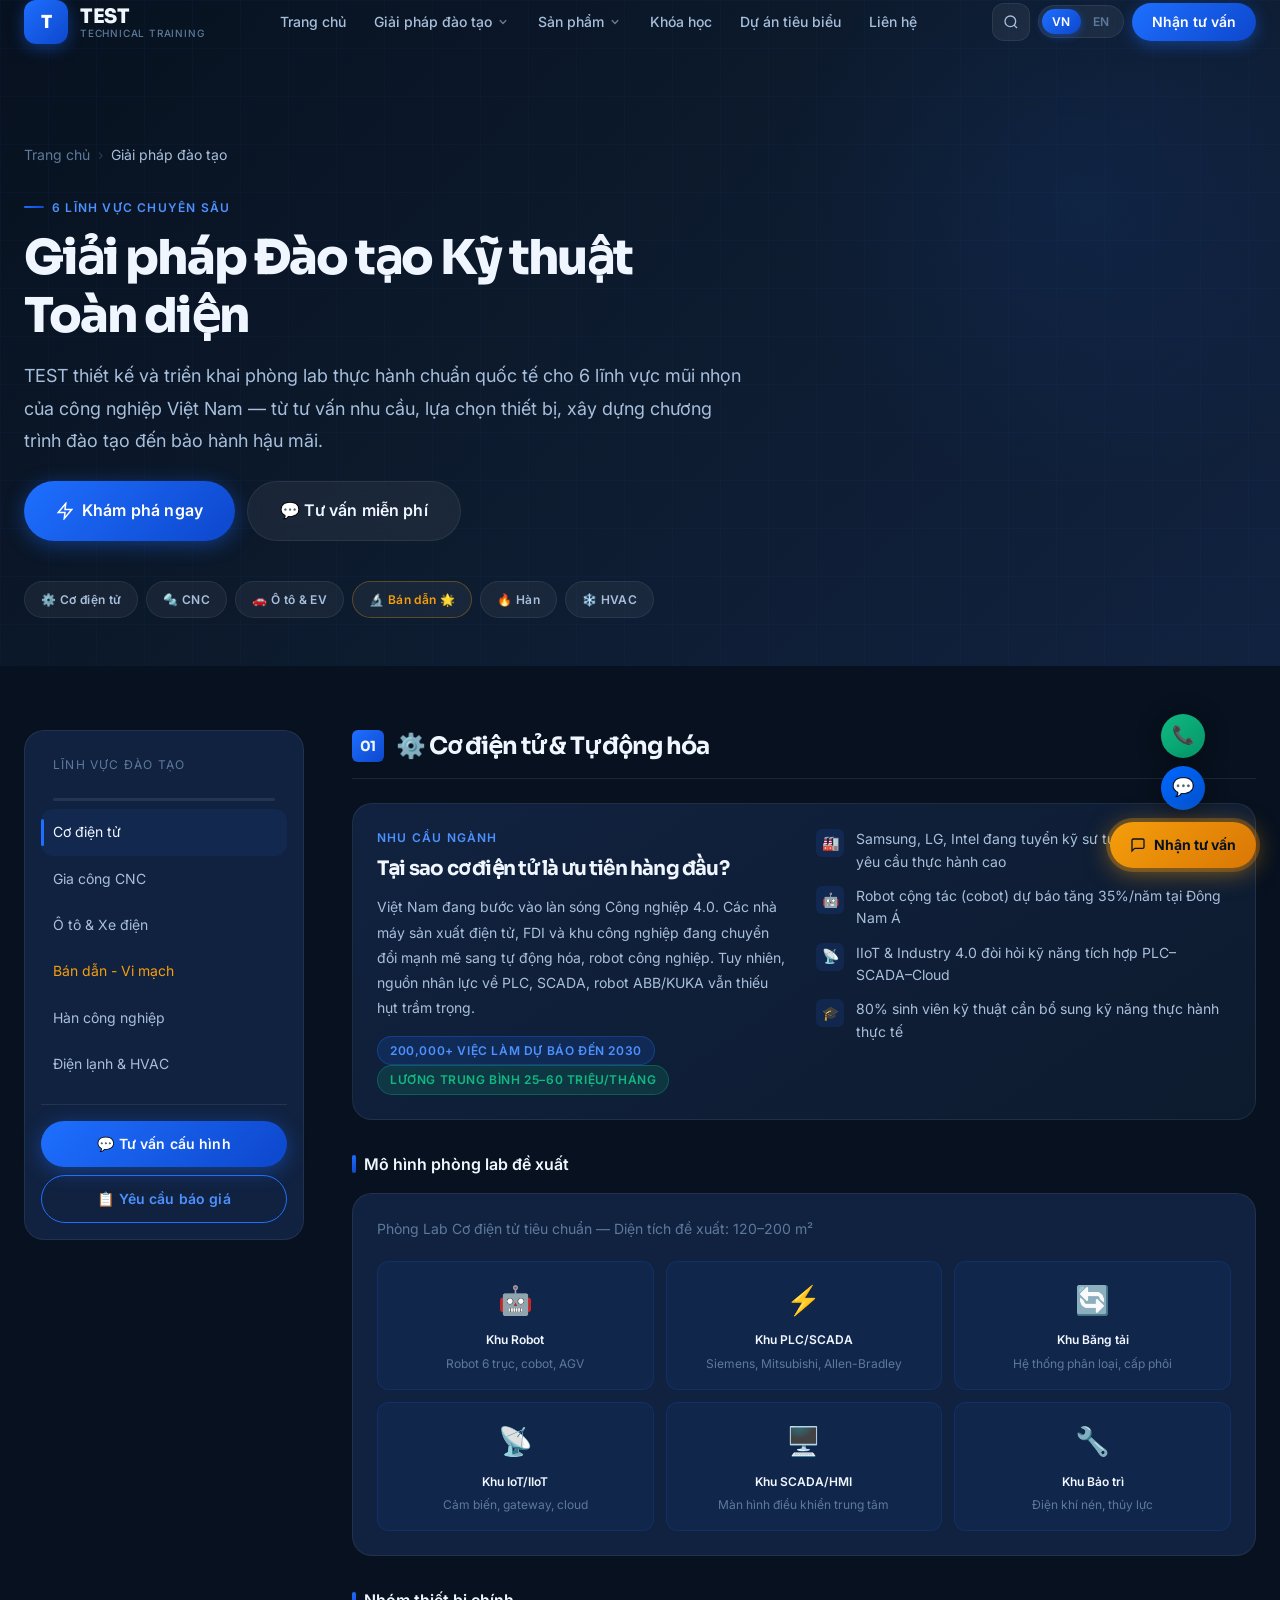
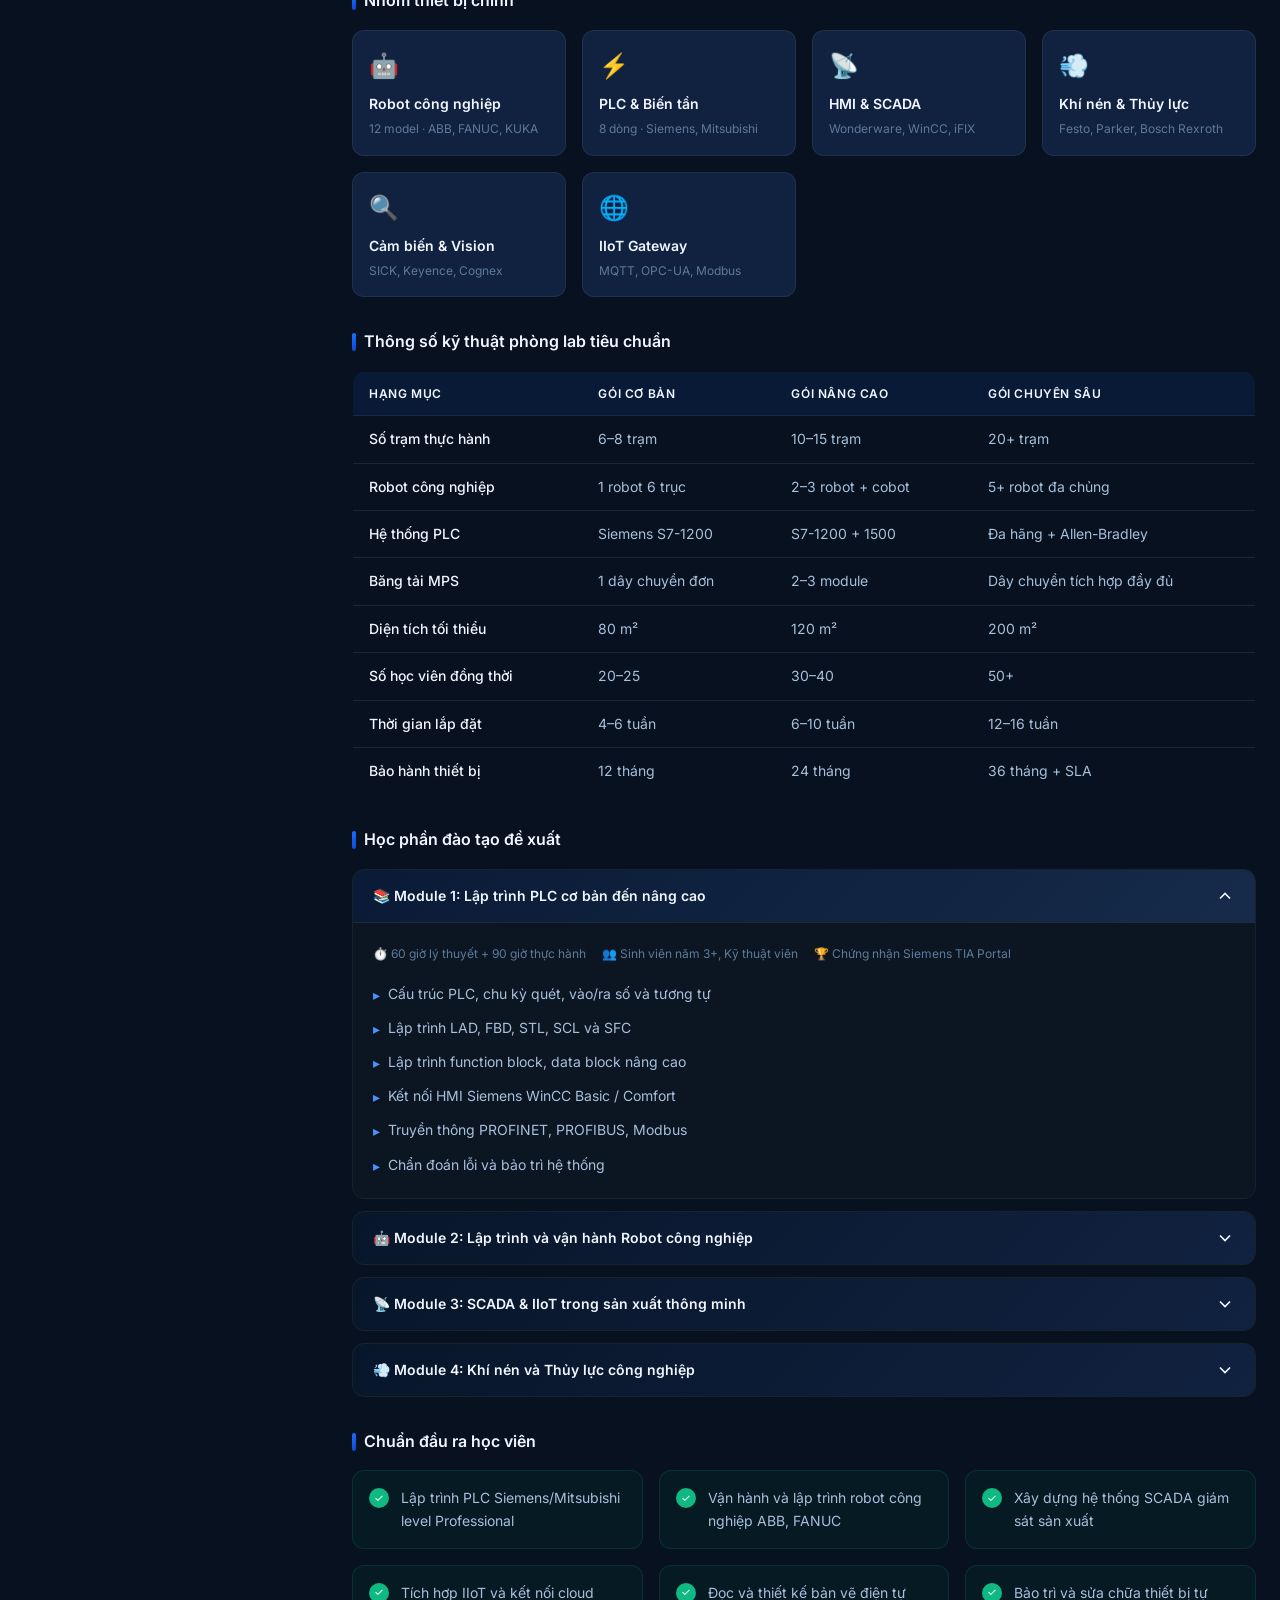
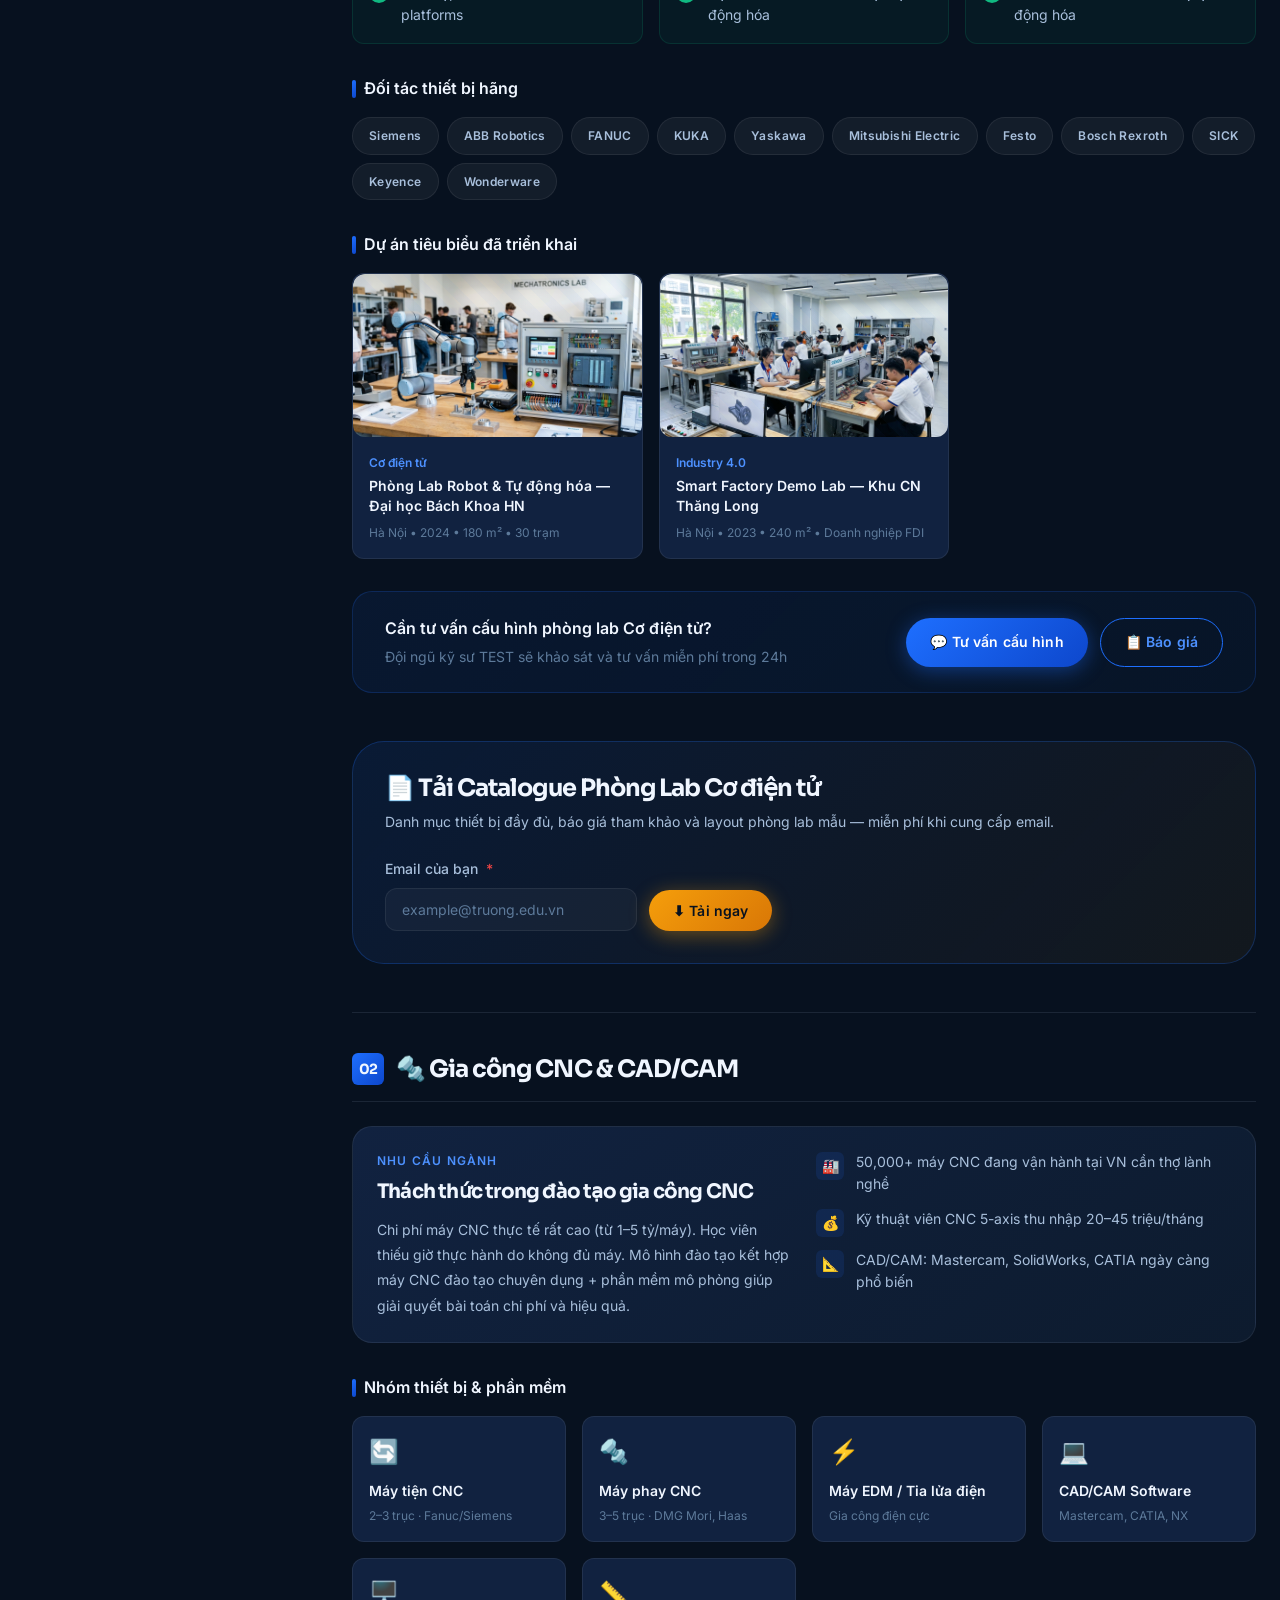
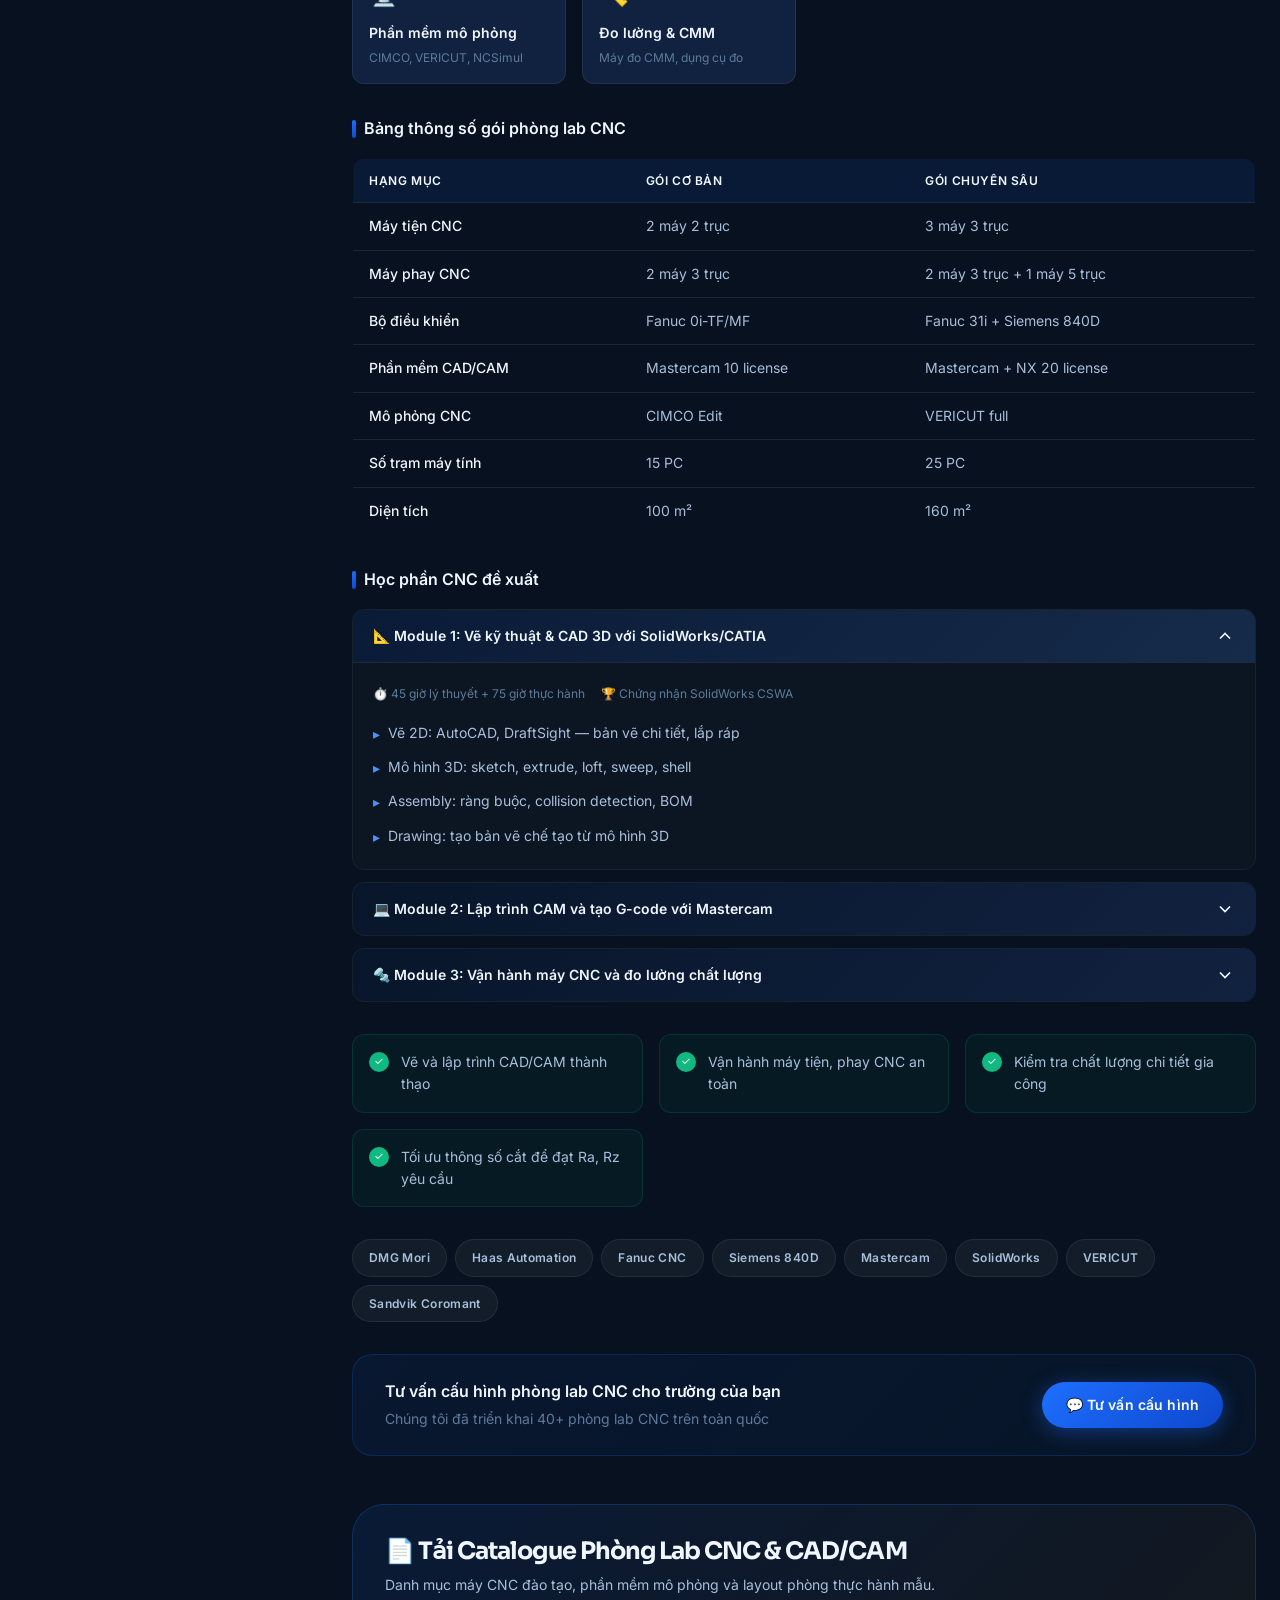
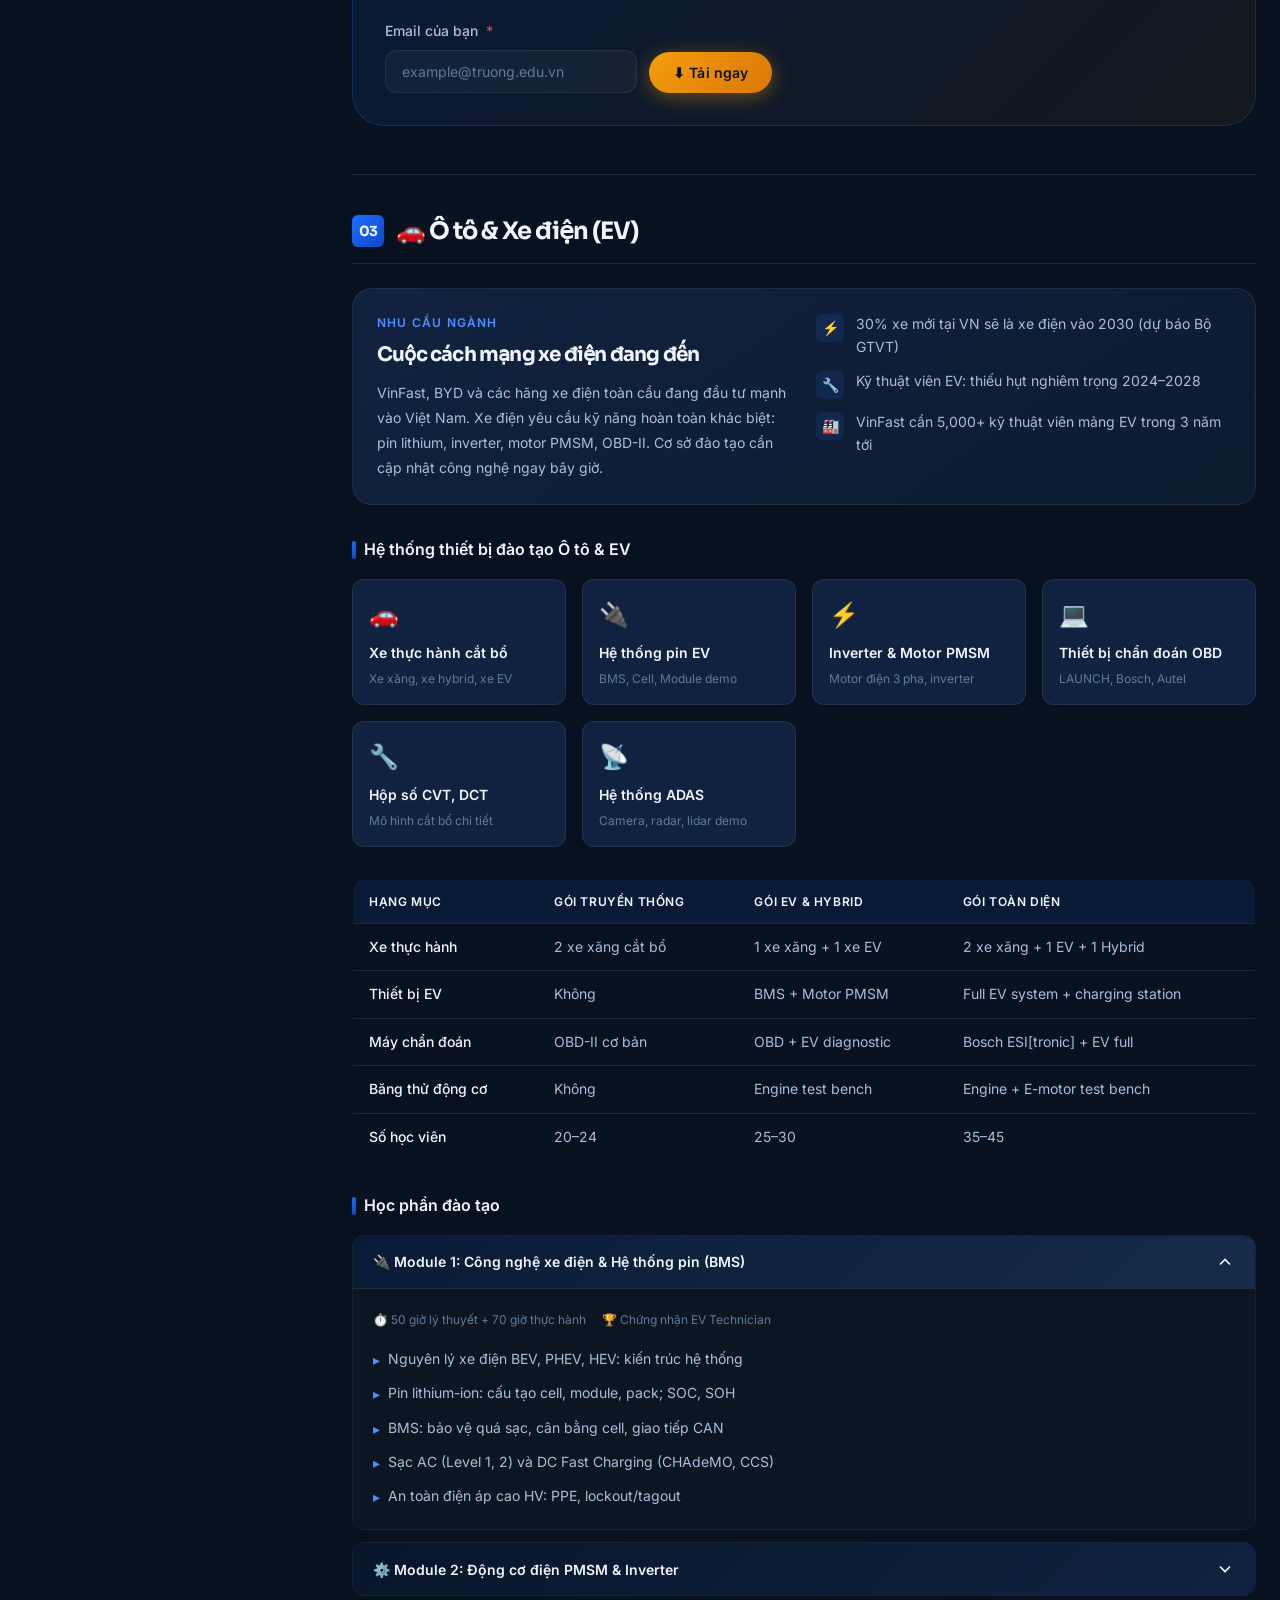
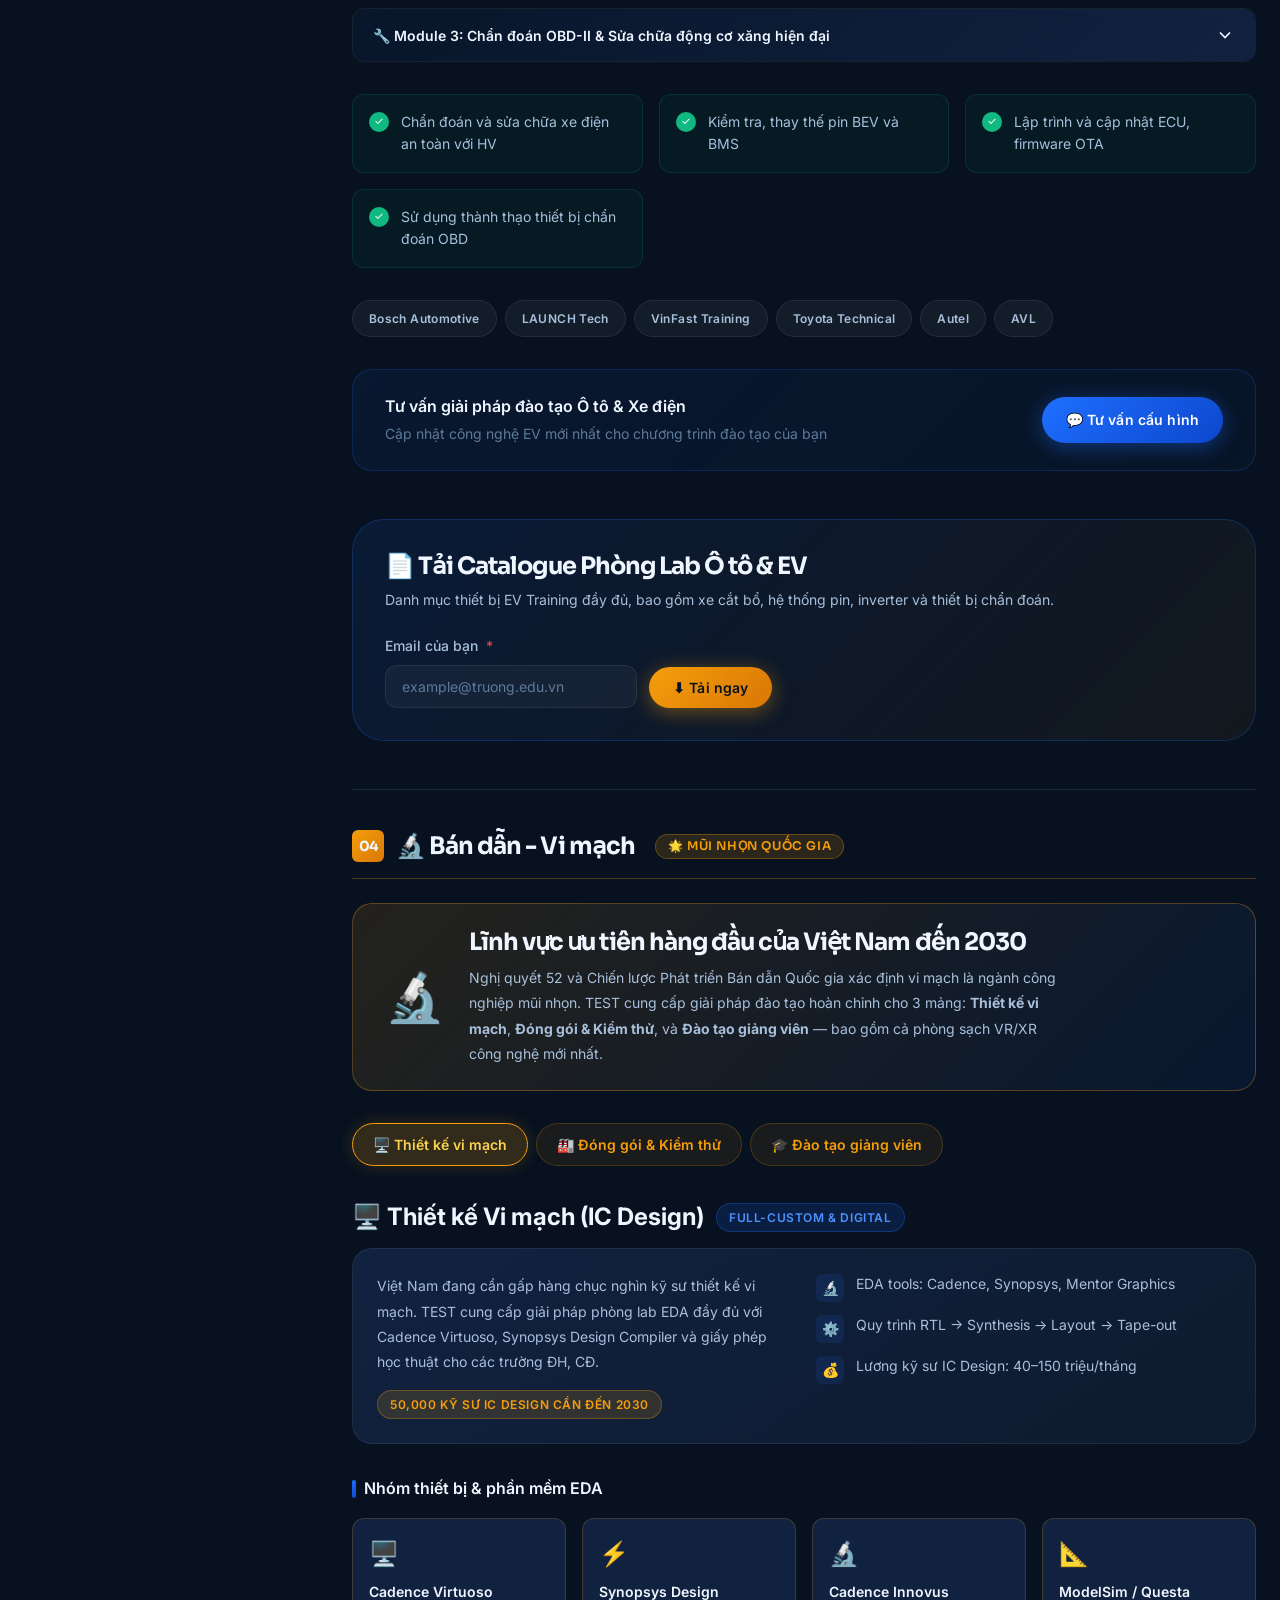
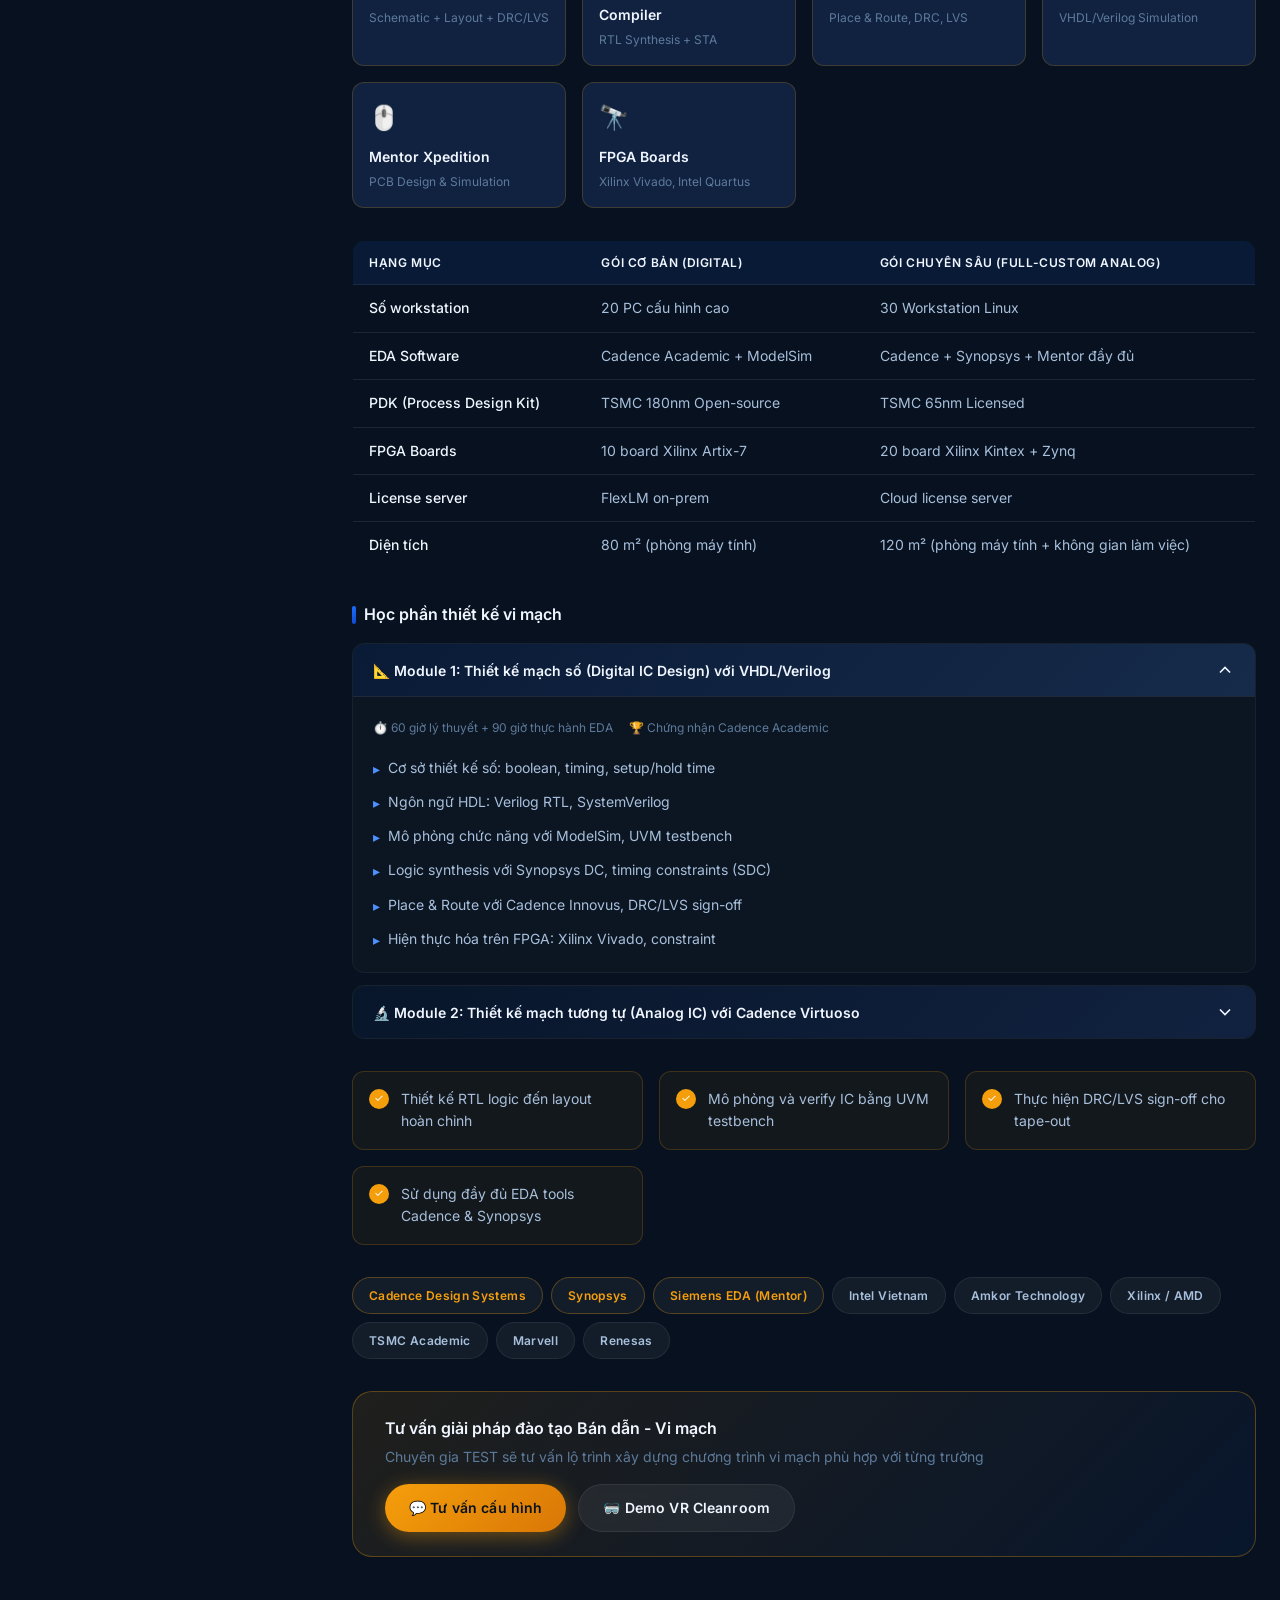
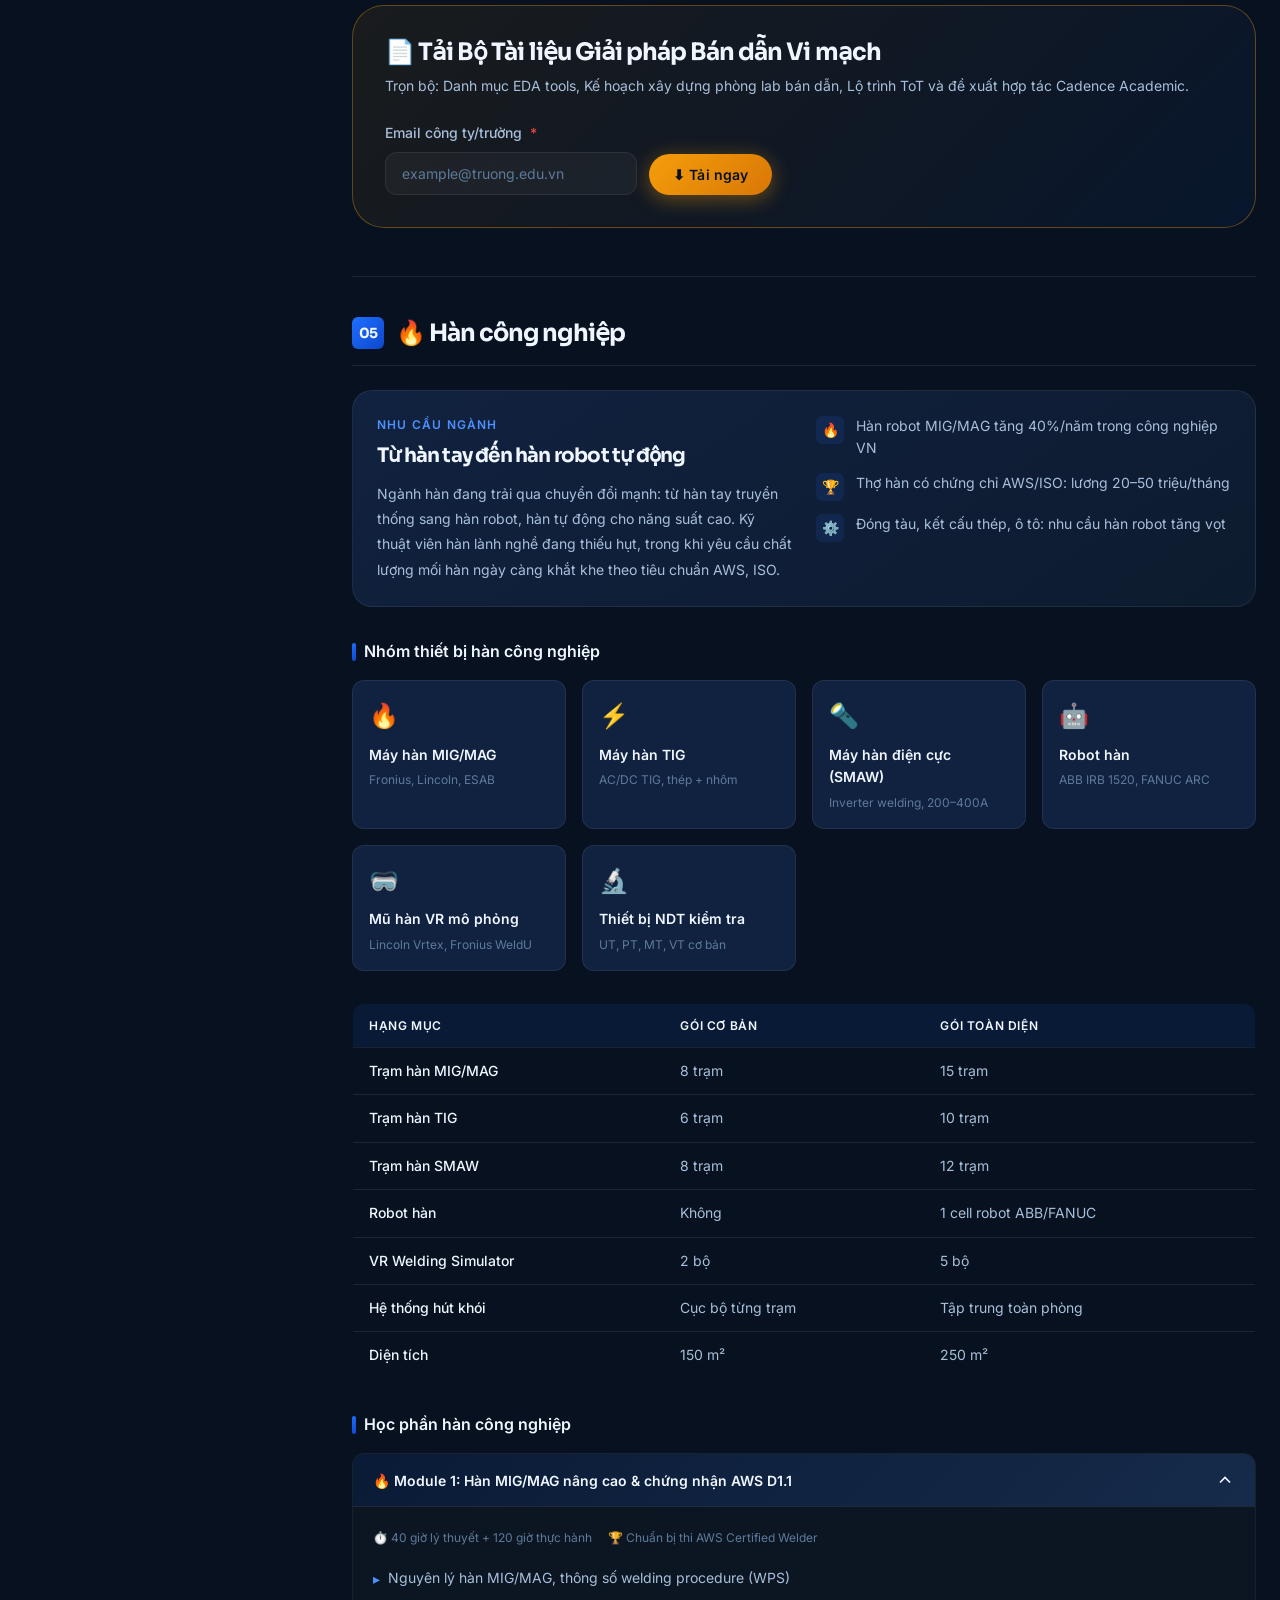
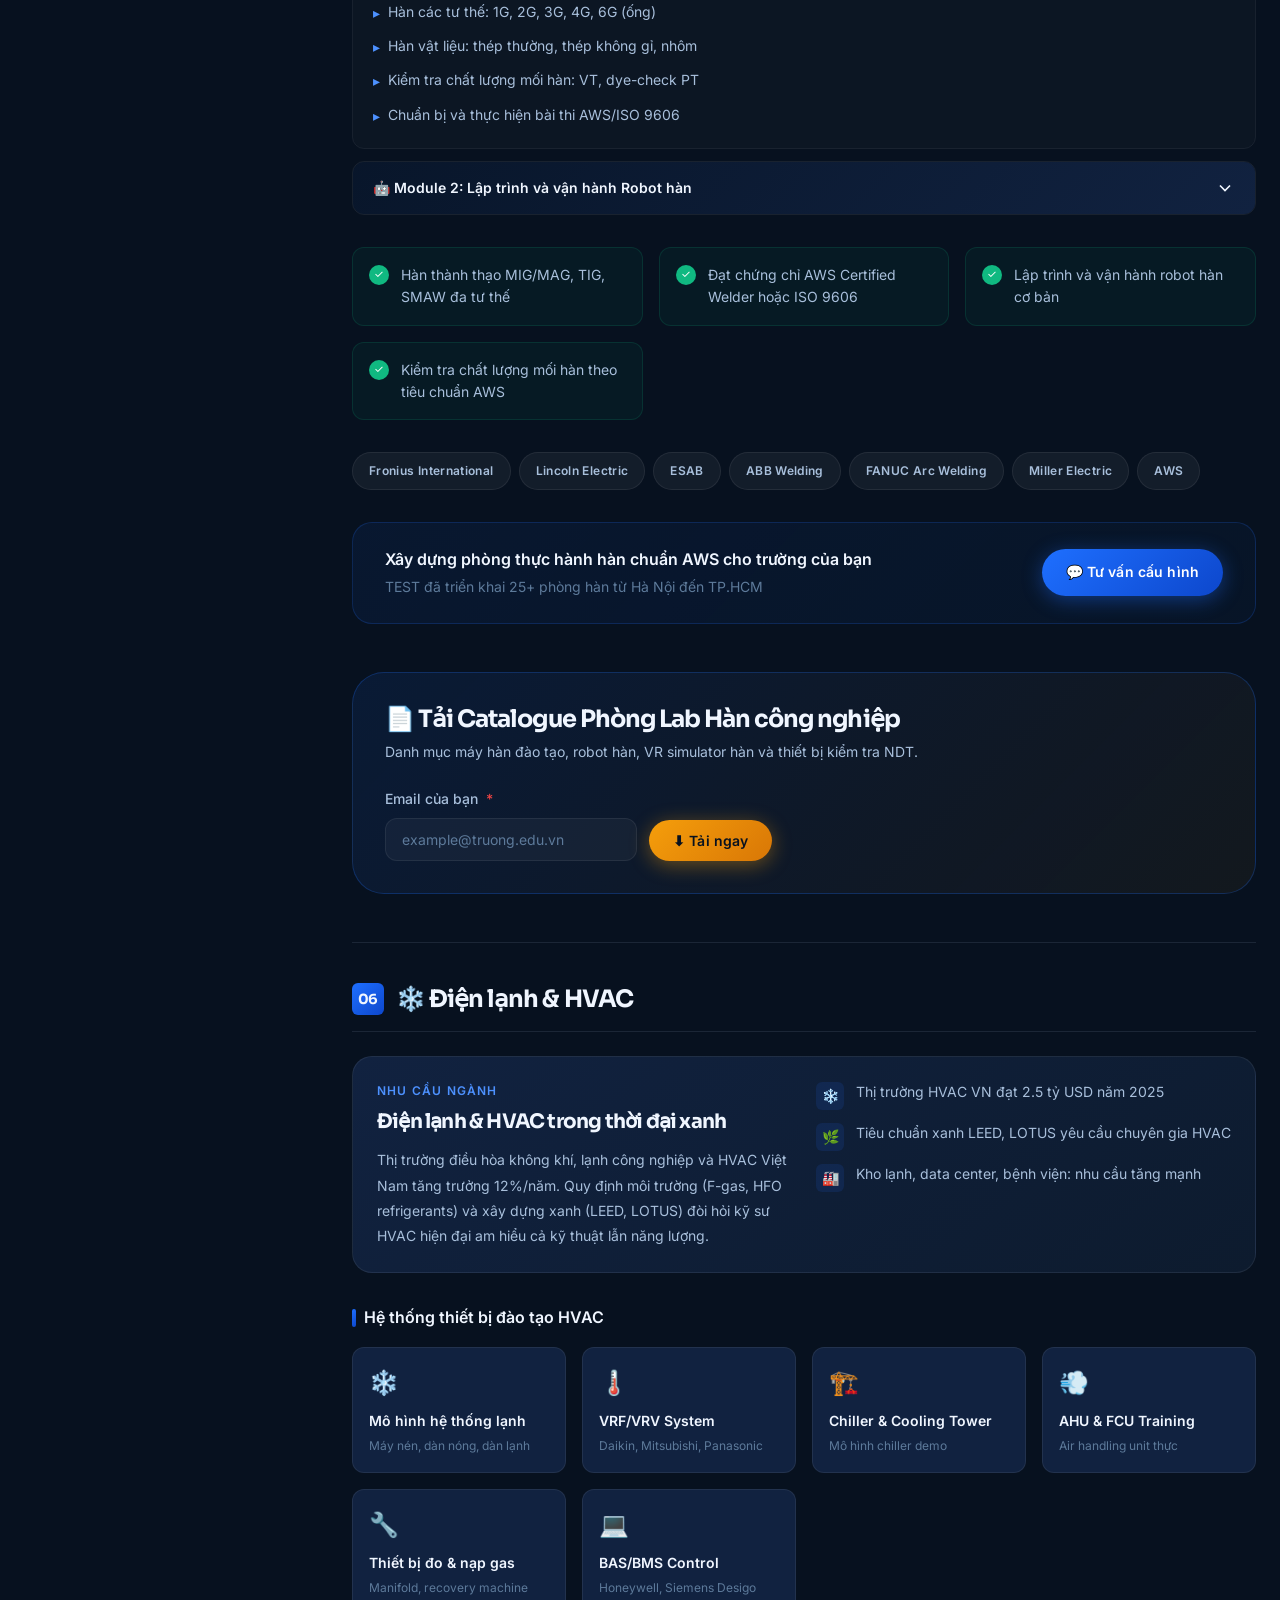
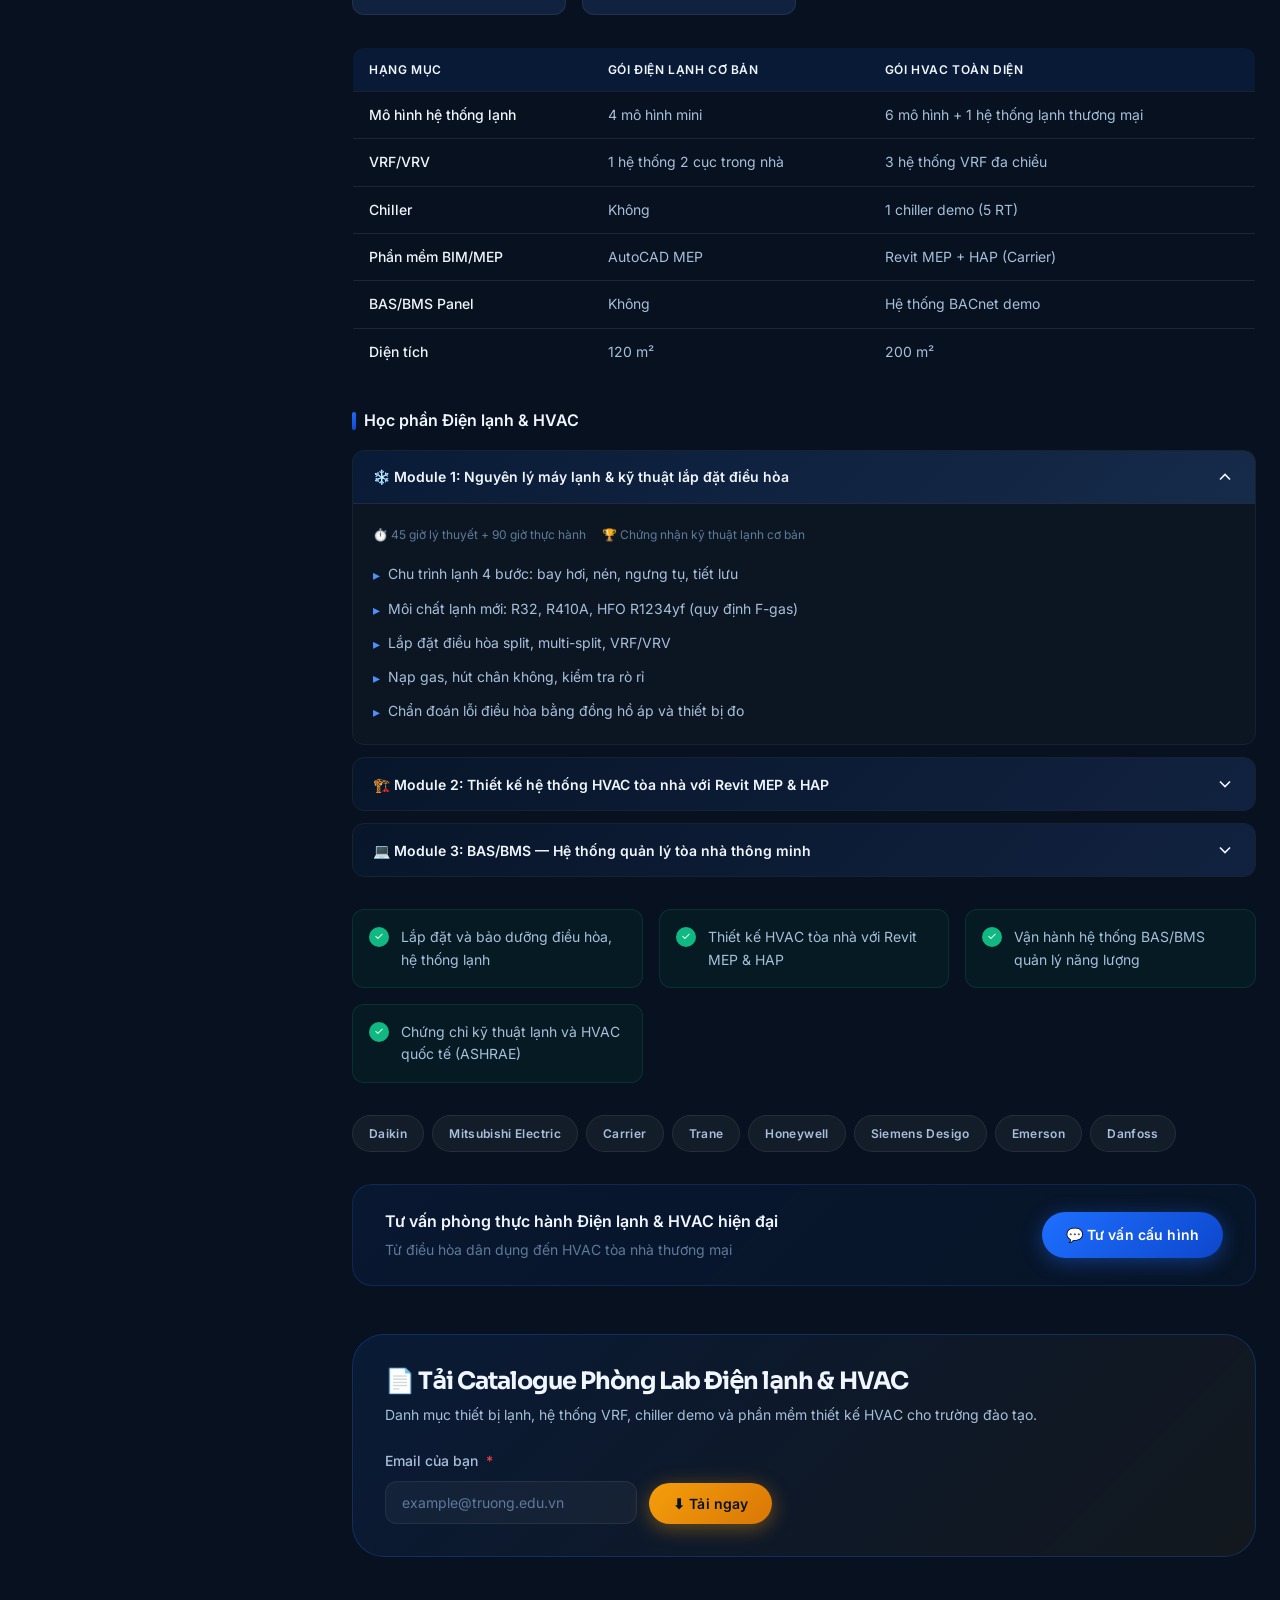
<file: giai-phap.html>
﻿<!DOCTYPE html>
<html lang="vi" data-theme="dark">
<head>
  <meta charset="UTF-8">
  <meta name="viewport" content="width=device-width, initial-scale=1.0">
  <title>Giải pháp Đào tạo – TEST | Cơ điện tử, CNC, Ô tô, Bán dẫn, Hàn, HVAC</title>
  <meta name="description" content="Khám phá 6 giải pháp đào tạo chuyên sâu của TEST: Cơ điện tử, Gia công CNC, Ô tô & Xe điện, Bán dẫn Vi mạch, Hàn công nghiệp và Điện lạnh HVAC. Thiết kế phòng lab chuẩn quốc tế.">
  <meta name="keywords" content="giải pháp đào tạo, phòng lab cơ điện tử, CNC, bán dẫn vi mạch, ô tô xe điện, hàn công nghiệp, HVAC">
  <meta property="og:title" content="Giải pháp Đào tạo – TEST Technical Training">
  <meta property="og:description" content="6 giải pháp đào tạo kỹ thuật toàn diện: từ thiết kế phòng lab đến triển khai chương trình chuẩn quốc tế.">
  <meta property="og:type" content="website">
  <link rel="preconnect" href="https://fonts.googleapis.com">
  <link rel="preconnect" href="https://fonts.gstatic.com" crossorigin>
  <link href="https://fonts.googleapis.com/css2?family=Sora:wght@300;400;500;600;700;800&family=Inter:wght@300;400;500;600;700&display=swap" rel="stylesheet">
  <!-- Swiper CSS -->
  <link rel="stylesheet" href="https://cdn.jsdelivr.net/npm/swiper@11/swiper-bundle.min.css">
  <!-- Local CSS -->
  <link rel="stylesheet" href="css/main.css">
  <link rel="stylesheet" href="css/header.css">
  <link rel="stylesheet" href="css/hero.css">
  <link rel="stylesheet" href="css/components.css">
  <style>
    /* ── Back-to-top ── */
    .back-to-top {
      position: fixed;
      right: 24px; bottom: 100px;
      width: 44px; height: 44px;
      background: var(--grad-primary);
      border-radius: var(--radius-full);
      display: flex; align-items: center; justify-content: center;
      color: #fff; font-size: 18px;
      box-shadow: var(--shadow-md);
      z-index: 800;
      opacity: 0; transform: translateY(20px);
      pointer-events: none;
      transition: all var(--transition-base);
    }
    .back-to-top.visible { opacity: 1; transform: translateY(0); pointer-events: auto; }
    .back-to-top:hover { transform: translateY(-4px); box-shadow: var(--shadow-glow); }

    /* ── Error shake animation ── */
    @keyframes error-shake {
      0%, 100% { transform: translateX(0); }
      25% { transform: translateX(-8px); }
      75% { transform: translateX(8px); }
    }
    .error-shake { animation: error-shake 0.4s ease; border-color: var(--color-danger) !important; }

    /* ── Solution page extra styles ── */
    .solution-content-area {
      min-width: 0;
    }

    /* Section intro card */
    .section-intro-card {
      background: var(--grad-card);
      border: 1px solid var(--color-border-light);
      border-radius: var(--radius-lg);
      padding: var(--space-6);
      margin-bottom: var(--space-8);
      display: grid;
      grid-template-columns: 1fr 1fr;
      gap: var(--space-6);
      align-items: start;
    }
    @media (max-width: 768px) {
      .section-intro-card { grid-template-columns: 1fr; }
    }
    .section-intro-label {
      font-size: var(--fs-xs);
      font-weight: var(--fw-semi);
      text-transform: uppercase;
      letter-spacing: var(--ls-wider);
      color: var(--color-primary-light);
      margin-bottom: var(--space-2);
    }
    .section-intro-heading {
      font-size: var(--fs-lg);
      font-weight: var(--fw-bold);
      color: var(--color-text-primary);
      line-height: var(--lh-snug);
      margin-bottom: var(--space-3);
    }
    .section-intro-desc {
      font-size: var(--fs-sm);
      color: var(--color-text-secondary);
      line-height: var(--lh-relaxed);
    }
    .demand-list {
      display: flex;
      flex-direction: column;
      gap: var(--space-3);
    }
    .demand-item {
      display: flex;
      align-items: flex-start;
      gap: var(--space-3);
      font-size: var(--fs-sm);
      color: var(--color-text-secondary);
    }
    .demand-item-icon {
      width: 28px; height: 28px;
      background: rgba(30,111,255,0.12);
      border-radius: var(--radius-sm);
      display: flex; align-items: center; justify-content: center;
      font-size: 14px;
      flex-shrink: 0;
      margin-top: 1px;
    }

    /* Device group cards */
    .device-groups {
      display: grid;
      grid-template-columns: repeat(auto-fill, minmax(200px, 1fr));
      gap: var(--space-4);
      margin-bottom: var(--space-8);
    }
    .device-group-card {
      background: var(--color-bg-card);
      border: 1px solid var(--color-border-light);
      border-radius: var(--radius-md);
      padding: var(--space-4);
      transition: all var(--transition-base);
    }
    .device-group-card:hover {
      border-color: rgba(30,111,255,0.3);
      transform: translateY(-3px);
      box-shadow: var(--shadow-md);
    }
    .device-group-icon {
      font-size: 24px;
      margin-bottom: var(--space-2);
    }
    .device-group-name {
      font-size: var(--fs-sm);
      font-weight: var(--fw-semi);
      color: var(--color-text-primary);
      margin-bottom: var(--space-1);
    }
    .device-group-count {
      font-size: var(--fs-xs);
      color: var(--color-text-muted);
    }

    /* Partner brand tags */
    .partner-tags {
      display: flex;
      flex-wrap: wrap;
      gap: var(--space-2);
      margin-bottom: var(--space-8);
    }
    .partner-tag {
      padding: var(--space-2) var(--space-4);
      background: rgba(255,255,255,0.05);
      border: 1px solid var(--color-border-light);
      border-radius: var(--radius-full);
      font-size: var(--fs-xs);
      font-weight: var(--fw-semi);
      color: var(--color-text-secondary);
      letter-spacing: 0.03em;
      transition: all var(--transition-fast);
    }
    .partner-tag:hover {
      background: var(--color-primary-glow);
      border-color: var(--color-primary);
      color: var(--color-primary-light);
    }

    /* Outcomes grid */
    .outcomes-grid {
      display: grid;
      grid-template-columns: repeat(auto-fill, minmax(220px, 1fr));
      gap: var(--space-4);
      margin-bottom: var(--space-8);
    }
    .outcome-item {
      display: flex;
      align-items: flex-start;
      gap: var(--space-3);
      padding: var(--space-4);
      background: rgba(16,185,129,0.05);
      border: 1px solid rgba(16,185,129,0.15);
      border-radius: var(--radius-md);
      font-size: var(--fs-sm);
      color: var(--color-text-secondary);
    }
    .outcome-check {
      width: 20px; height: 20px;
      background: var(--color-success);
      border-radius: var(--radius-full);
      display: flex; align-items: center; justify-content: center;
      font-size: 11px;
      color: white;
      flex-shrink: 0;
      margin-top: 1px;
    }

    /* Project cards inline */
    .project-mini-grid {
      display: grid;
      grid-template-columns: repeat(auto-fill, minmax(260px, 1fr));
      gap: var(--space-4);
      margin-bottom: var(--space-8);
    }
    .project-mini-card {
      background: var(--color-bg-card);
      border: 1px solid var(--color-border-light);
      border-radius: var(--radius-md);
      overflow: hidden;
      transition: all var(--transition-base);
    }
    .project-mini-card:hover {
      border-color: rgba(30,111,255,0.3);
      transform: translateY(-4px);
      box-shadow: var(--shadow-md);
    }
    .project-mini-img {
      aspect-ratio: 16/9;
    }
    .project-mini-body {
      padding: var(--space-4);
    }
    .project-mini-cat {
      font-size: var(--fs-xs);
      color: var(--color-primary-light);
      font-weight: var(--fw-semi);
      margin-bottom: var(--space-1);
    }
    .project-mini-name {
      font-size: var(--fs-sm);
      font-weight: var(--fw-semi);
      color: var(--color-text-primary);
      line-height: 1.4;
      margin-bottom: var(--space-2);
    }
    .project-mini-meta {
      font-size: var(--fs-xs);
      color: var(--color-text-muted);
    }

    /* Sub-section tabs (Semiconductor) */
    .semi-tab-nav {
      display: flex;
      gap: var(--space-2);
      margin-bottom: var(--space-8);
      flex-wrap: wrap;
    }
    .semi-tab-btn {
      padding: var(--space-3) var(--space-5);
      background: rgba(245,158,11,0.08);
      border: 1px solid rgba(245,158,11,0.2);
      border-radius: var(--radius-full);
      font-size: var(--fs-sm);
      font-weight: var(--fw-semi);
      color: var(--color-accent);
      transition: all var(--transition-fast);
      cursor: pointer;
    }
    .semi-tab-btn:hover,
    .semi-tab-btn.active {
      background: rgba(245,158,11,0.18);
      border-color: var(--color-accent);
      color: var(--color-accent-light);
      box-shadow: 0 0 16px rgba(245,158,11,0.2);
    }
    .semi-tab-panel { display: none; }
    .semi-tab-panel.active { display: block; }

    /* Semiconductor special highlight */
    .semi-highlight-banner {
      background: linear-gradient(135deg, rgba(245,158,11,0.12) 0%, rgba(30,111,255,0.08) 100%);
      border: 1px solid rgba(245,158,11,0.3);
      border-radius: var(--radius-lg);
      padding: var(--space-6) var(--space-8);
      margin-bottom: var(--space-8);
      display: flex;
      align-items: center;
      gap: var(--space-6);
      flex-wrap: wrap;
    }
    .semi-highlight-icon {
      font-size: 48px;
      flex-shrink: 0;
    }
    .semi-highlight-text h3 {
      font-size: var(--fs-xl);
      font-weight: var(--fw-bold);
      color: var(--color-text-primary);
      margin-bottom: var(--space-2);
    }
    .semi-highlight-text p {
      font-size: var(--fs-sm);
      color: var(--color-text-secondary);
      line-height: var(--lh-relaxed);
      max-width: 600px;
    }

    /* VR iframe placeholder */
    .vr-iframe-wrapper {
      position: relative;
      background: rgba(7,17,31,0.8);
      border: 1px solid rgba(245,158,11,0.25);
      border-radius: var(--radius-lg);
      overflow: hidden;
      aspect-ratio: 16/9;
      margin-bottom: var(--space-8);
    }
    .vr-iframe-wrapper iframe {
      width: 100%; height: 100%;
      border: none;
    }
    .vr-iframe-overlay {
      position: absolute;
      inset: 0;
      display: flex;
      flex-direction: column;
      align-items: center;
      justify-content: center;
      gap: var(--space-4);
      background: linear-gradient(135deg, rgba(7,17,31,0.95) 0%, rgba(17,34,64,0.9) 100%);
    }
    .vr-icon { font-size: 64px; }
    .vr-title {
      font-size: var(--fs-xl);
      font-weight: var(--fw-bold);
      color: var(--color-text-primary);
    }
    .vr-subtitle {
      font-size: var(--fs-sm);
      color: var(--color-text-muted);
      text-align: center;
      max-width: 480px;
    }
    .vr-badge {
      display: inline-flex;
      align-items: center;
      gap: var(--space-2);
      padding: var(--space-2) var(--space-4);
      background: rgba(245,158,11,0.15);
      border: 1px solid rgba(245,158,11,0.4);
      border-radius: var(--radius-full);
      font-size: var(--fs-xs);
      font-weight: var(--fw-semi);
      color: var(--color-accent-light);
    }
    .vr-dot {
      width: 8px; height: 8px;
      background: var(--color-accent);
      border-radius: 50%;
      animation: pulse-dot 1.5s ease-in-out infinite;
    }
    @keyframes pulse-dot {
      0%, 100% { opacity: 1; transform: scale(1); }
      50% { opacity: 0.5; transform: scale(0.7); }
    }

    /* Lead magnet form inline */
    .lead-form-inline {
      display: flex;
      gap: var(--space-3);
      align-items: flex-end;
      flex-wrap: wrap;
    }
    .lead-form-inline .form-group {
      flex: 1;
      min-width: 200px;
      margin-bottom: 0;
    }

    /* Section sub-heading */
    .sub-heading {
      font-size: var(--fs-base);
      font-weight: var(--fw-semi);
      color: var(--color-text-primary);
      margin: var(--space-8) 0 var(--space-4);
      display: flex;
      align-items: center;
      gap: var(--space-2);
    }
    .sub-heading::before {
      content: '';
      display: block;
      width: 4px; height: 18px;
      background: var(--grad-primary);
      border-radius: 2px;
    }

    /* Section separator */
    .section-divider {
      border: none;
      border-top: 1px solid var(--color-divider);
      margin: var(--space-10) 0;
    }

    /* Sidebar progress indicator */
    .sidebar-progress {
      height: 3px;
      background: var(--color-divider);
      border-radius: 2px;
      margin: var(--space-4) var(--space-3) var(--space-2);
      overflow: hidden;
    }
    .sidebar-progress-bar {
      height: 100%;
      background: var(--grad-primary);
      border-radius: 2px;
      width: 0%;
      transition: width 0.3s ease;
    }

    /* Page hero specific for solution page */
    .page-hero--solution {
      background: linear-gradient(135deg, #07111F 0%, #0D1B2E 50%, #112240 100%);
      padding: calc(var(--header-height) + var(--space-16)) 0 var(--space-12);
    }
    .page-hero--solution::before {
      content: '';
      position: absolute;
      inset: 0;
      background-image:
        linear-gradient(rgba(30,111,255,0.04) 1px, transparent 1px),
        linear-gradient(90deg, rgba(30,111,255,0.04) 1px, transparent 1px);
      background-size: 48px 48px;
    }
    .hero-breadcrumb-bar {
      position: relative;
      z-index: 1;
      margin-bottom: var(--space-6);
    }

    /* Solution page layout padding */
    .solution-page-body {
      padding: var(--space-16) 0;
      background: var(--color-bg-dark);
    }

    /* Img placeholder enhanced */
    .img-placeholder {
      background: linear-gradient(135deg, var(--color-bg-elevated) 0%, var(--color-bg-card) 100%);
      border-radius: inherit;
      display: flex; flex-direction: column;
      align-items: center; justify-content: center;
      gap: var(--space-2);
      color: var(--color-text-muted);
      font-size: var(--fs-xs);
      text-align: center;
      padding: var(--space-4);
    }
    .img-placeholder svg {
      width: 32px; height: 32px;
      opacity: 0.4;
    }

    /* Accordion enhancements */
    .accordion-modules {
      margin-bottom: var(--space-8);
    }
    .accordion-item--module .accordion-btn {
      background: linear-gradient(135deg, rgba(30,111,255,0.05) 0%, var(--color-bg-card) 100%);
    }
    .accordion-item--module .accordion-btn.open {
      background: linear-gradient(135deg, rgba(30,111,255,0.1) 0%, var(--color-bg-elevated) 100%);
    }
    .module-meta {
      display: flex;
      gap: var(--space-4);
      margin-bottom: var(--space-4);
      flex-wrap: wrap;
    }
    .module-meta-item {
      display: flex;
      align-items: center;
      gap: var(--space-1);
      font-size: var(--fs-xs);
      color: var(--color-text-muted);
    }
    .module-topic-list {
      display: flex;
      flex-direction: column;
      gap: var(--space-2);
    }
    .module-topic {
      display: flex;
      align-items: flex-start;
      gap: var(--space-2);
      font-size: var(--fs-sm);
      color: var(--color-text-secondary);
    }
    .module-topic::before {
      content: '▸';
      color: var(--color-primary-light);
      flex-shrink: 0;
      margin-top: 1px;
    }

    /* CTA section within solution */
    .solution-cta-bar {
      display: flex;
      align-items: center;
      justify-content: space-between;
      gap: var(--space-4);
      flex-wrap: wrap;
      padding: var(--space-6) var(--space-8);
      background: linear-gradient(135deg, rgba(30,111,255,0.08) 0%, rgba(30,111,255,0.04) 100%);
      border: 1px solid rgba(30,111,255,0.2);
      border-radius: var(--radius-lg);
      margin-bottom: var(--space-12);
    }
    .solution-cta-bar-text {
      font-size: var(--fs-base);
      font-weight: var(--fw-semi);
      color: var(--color-text-primary);
    }
    .solution-cta-bar-sub {
      font-size: var(--fs-sm);
      color: var(--color-text-muted);
      margin-top: 4px;
    }
    .solution-cta-bar-actions {
      display: flex;
      gap: var(--space-3);
      flex-wrap: wrap;
    }

    /* Semiconductor sub-section heading */
    .semi-sub-title {
      font-size: var(--fs-xl);
      font-weight: var(--fw-bold);
      color: var(--color-text-primary);
      margin-bottom: var(--space-3);
      display: flex;
      align-items: center;
      gap: var(--space-3);
    }
    .semi-sub-title .badge {
      font-size: var(--fs-xs);
    }

    /* Lab model visual */
    .lab-model-visual {
      background: var(--color-bg-card);
      border: 1px solid var(--color-border-light);
      border-radius: var(--radius-lg);
      padding: var(--space-6);
      margin-bottom: var(--space-8);
    }
    .lab-model-zones {
      display: grid;
      grid-template-columns: repeat(3, 1fr);
      gap: var(--space-3);
    }
    @media (max-width: 640px) {
      .lab-model-zones { grid-template-columns: 1fr 1fr; }
    }
    .lab-zone {
      background: rgba(30,111,255,0.06);
      border: 1px solid rgba(30,111,255,0.15);
      border-radius: var(--radius-md);
      padding: var(--space-4);
      text-align: center;
    }
    .lab-zone-icon { font-size: 28px; margin-bottom: var(--space-2); }
    .lab-zone-name {
      font-size: var(--fs-xs);
      font-weight: var(--fw-semi);
      color: var(--color-text-primary);
    }
    .lab-zone-desc {
      font-size: var(--fs-xs);
      color: var(--color-text-muted);
      margin-top: 4px;
    }
  </style>
</head>
<body data-page="solution">

<!-- ================================================================
     HEADER & NAVIGATION
     ================================================================ -->
<header class="site-header at-top" id="site-header">
  <div class="container container--wide">
    <div class="header-inner">

      <!-- Logo -->
      <a href="index.html" class="header-logo">
        <div class="logo-mark">T</div>
        <div class="logo-text">
          <span class="logo-name">TEST</span>
          <span class="logo-tagline">Technical Training</span>
        </div>
      </a>

      <!-- Main Nav -->
      <nav class="header-nav" aria-label="Main navigation">
        <!-- Trang chủ -->
        <div class="nav-item">
          <a href="index.html" class="nav-link">
            <span data-i18n="nav_home">Trang chủ</span>
          </a>
        </div>

        <!-- Giải pháp -->
        <div class="nav-item">
          <a href="giai-phap.html" class="nav-link active">
            <span data-i18n="nav_solutions">Giải pháp đào tạo</span>
            <svg class="chevron" viewBox="0 0 20 20" fill="currentColor"><path fill-rule="evenodd" d="M5.293 7.293a1 1 0 011.414 0L10 10.586l3.293-3.293a1 1 0 111.414 1.414l-4 4a1 1 0 01-1.414 0l-4-4a1 1 0 010-1.414z"/></svg>
          </a>
          <div class="nav-dropdown nav-dropdown--mega">
            <div class="mega-grid">
              <div class="mega-section-title" data-i18n="nav_solutions">Giải pháp đào tạo</div>
              <a href="#mechatronics" class="dropdown-link">
                <div class="dropdown-link__icon">⚙️</div>
                <div class="dropdown-link__text">
                  <span class="dropdown-link__title" data-i18n="nav_sol_mechatronics">Cơ điện tử</span>
                  <span class="dropdown-link__sub" data-i18n="nav_sol_mechatronics_sub">Robot công nghiệp, PLC/SCADA</span>
                </div>
              </a>
              <a href="#cnc" class="dropdown-link">
                <div class="dropdown-link__icon">🔩</div>
                <div class="dropdown-link__text">
                  <span class="dropdown-link__title" data-i18n="nav_sol_cnc">Gia công CNC</span>
                  <span class="dropdown-link__sub" data-i18n="nav_sol_cnc_sub">Tiện, Phay, EDM, CAD/CAM</span>
                </div>
              </a>
              <a href="#auto" class="dropdown-link">
                <div class="dropdown-link__icon">🚗</div>
                <div class="dropdown-link__text">
                  <span class="dropdown-link__title" data-i18n="nav_sol_auto">Ô tô & Xe điện</span>
                  <span class="dropdown-link__sub" data-i18n="nav_sol_auto_sub">Chẩn đoán, Động cơ điện, EV</span>
                </div>
              </a>
              <a href="#semiconductor" class="dropdown-link">
                <div class="dropdown-link__icon">🔬</div>
                <div class="dropdown-link__text">
                  <span class="dropdown-link__title" data-i18n="nav_sol_semi">Bán dẫn - Vi mạch</span>
                  <span class="dropdown-link__sub" data-i18n="nav_sol_semi_sub">IC Design, Đóng gói, VR/XR</span>
                </div>
              </a>
              <a href="#welding" class="dropdown-link">
                <div class="dropdown-link__icon">🔥</div>
                <div class="dropdown-link__text">
                  <span class="dropdown-link__title" data-i18n="nav_sol_weld">Hàn công nghiệp</span>
                  <span class="dropdown-link__sub" data-i18n="nav_sol_weld_sub">MIG/MAG, TIG, Hàn robot</span>
                </div>
              </a>
              <a href="#hvac" class="dropdown-link">
                <div class="dropdown-link__icon">❄️</div>
                <div class="dropdown-link__text">
                  <span class="dropdown-link__title" data-i18n="nav_sol_hvac">Điện lạnh & HVAC</span>
                  <span class="dropdown-link__sub" data-i18n="nav_sol_hvac_sub">Điều hòa, Lạnh công nghiệp</span>
                </div>
              </a>
            </div>
          </div>
        </div>

        <!-- Sản phẩm -->
        <div class="nav-item">
          <a href="san-pham.html" class="nav-link">
            <span data-i18n="nav_products">Sản phẩm</span>
            <svg class="chevron" viewBox="0 0 20 20" fill="currentColor"><path fill-rule="evenodd" d="M5.293 7.293a1 1 0 011.414 0L10 10.586l3.293-3.293a1 1 0 111.414 1.414l-4 4a1 1 0 01-1.414 0l-4-4a1 1 0 010-1.414z"/></svg>
          </a>
          <div class="nav-dropdown nav-dropdown--mega">
            <div class="mega-grid">
              <a href="san-pham.html?cat=equipment" class="dropdown-link">
                <div class="dropdown-link__icon">🖥️</div>
                <div class="dropdown-link__text">
                  <span class="dropdown-link__title" data-i18n="nav_prod_equip">Thiết bị đào tạo</span>
                  <span class="dropdown-link__sub" data-i18n="nav_prod_equip_sub">Mô hình, Bench, Panel</span>
                </div>
              </a>
              <a href="san-pham.html?cat=software" class="dropdown-link">
                <div class="dropdown-link__icon">💻</div>
                <div class="dropdown-link__text">
                  <span class="dropdown-link__title" data-i18n="nav_prod_software">Phần mềm mô phỏng</span>
                  <span class="dropdown-link__sub" data-i18n="nav_prod_software_sub">CAD/CAM/CAE, EDA, VR</span>
                </div>
              </a>
              <a href="san-pham.html?cat=materials" class="dropdown-link">
                <div class="dropdown-link__icon">🔧</div>
                <div class="dropdown-link__text">
                  <span class="dropdown-link__title" data-i18n="nav_prod_materials">Vật tư thực hành</span>
                  <span class="dropdown-link__sub" data-i18n="nav_prod_materials_sub">Linh kiện, PCB, mẫu thử</span>
                </div>
              </a>
            </div>
          </div>
        </div>

        <div class="nav-item">
          <a href="khoa-hoc.html" class="nav-link">
            <span data-i18n="nav_courses">Khóa học</span>
          </a>
        </div>
        <div class="nav-item">
          <a href="du-an.html" class="nav-link">
            <span data-i18n="nav_projects">Dự án tiêu biểu</span>
          </a>
        </div>
        <div class="nav-item">
          <a href="lien-he.html" class="nav-link">
            <span data-i18n="nav_contact">Liên hệ</span>
          </a>
        </div>
      </nav>

      <!-- Header Actions -->
      <div class="header-actions">
        <!-- Search -->
        <button class="btn-search" data-search-open aria-label="Tìm kiếm" id="btn-search">
          <svg viewBox="0 0 24 24" fill="none" stroke="currentColor" stroke-width="2">
            <circle cx="11" cy="11" r="8"/><path d="m21 21-4.35-4.35"/>
          </svg>
        </button>
        <!-- Language -->
        <div class="lang-toggle" role="group" aria-label="Language selector">
          <button class="lang-btn active" data-lang="vn" id="lang-vn">VN</button>
          <button class="lang-btn" data-lang="en" id="lang-en">EN</button>
        </div>
        <!-- CTA -->
        <a href="#" class="btn-header-cta" data-modal-open="modal-consult" id="header-cta">
          <span data-i18n="btn_consult">Nhận tư vấn</span>
        </a>
        <!-- Hamburger -->
        <button class="hamburger" id="hamburger" aria-label="Menu">
          <span></span><span></span><span></span>
        </button>
      </div>

    </div>
  </div>
</header>

<!-- Mobile Nav Drawer -->
<nav class="mobile-nav" id="mobile-nav" aria-label="Mobile navigation">
  <div class="mobile-nav-item">
    <a href="index.html" class="mobile-nav-link">
      <span data-i18n="nav_home">Trang chủ</span>
    </a>
  </div>
  <div class="mobile-nav-item">
    <div class="mobile-nav-link" data-toggle="mob-solutions">
      <span data-i18n="nav_solutions">Giải pháp đào tạo</span>
      <svg class="chevron" width="20" height="20" viewBox="0 0 20 20" fill="currentColor"><path fill-rule="evenodd" d="M5.293 7.293a1 1 0 011.414 0L10 10.586l3.293-3.293a1 1 0 111.414 1.414l-4 4a1 1 0 01-1.414 0l-4-4a1 1 0 010-1.414z"/></svg>
    </div>
    <div class="mobile-sub" id="mob-solutions">
      <a href="#mechatronics" class="mobile-sub-link">⚙️ Cơ điện tử</a>
      <a href="#cnc" class="mobile-sub-link">🔩 Gia công CNC</a>
      <a href="#auto" class="mobile-sub-link">🚗 Ô tô & Xe điện</a>
      <a href="#semiconductor" class="mobile-sub-link">🔬 Bán dẫn - Vi mạch</a>
      <a href="#welding" class="mobile-sub-link">🔥 Hàn công nghiệp</a>
      <a href="#hvac" class="mobile-sub-link">❄️ Điện lạnh & HVAC</a>
    </div>
  </div>
  <div class="mobile-nav-item">
    <a href="san-pham.html" class="mobile-nav-link"><span data-i18n="nav_products">Sản phẩm</span></a>
  </div>
  <div class="mobile-nav-item">
    <a href="khoa-hoc.html" class="mobile-nav-link"><span data-i18n="nav_courses">Khóa học</span></a>
  </div>
  <div class="mobile-nav-item">
    <a href="du-an.html" class="mobile-nav-link"><span data-i18n="nav_projects">Dự án tiêu biểu</span></a>
  </div>
  <div class="mobile-nav-item">
    <a href="lien-he.html" class="mobile-nav-link"><span data-i18n="nav_contact">Liên hệ</span></a>
  </div>
  <div class="mobile-nav-footer">
    <a href="#" class="btn btn--primary btn--lg" data-modal-open="modal-consult" style="width:100%;justify-content:center;">
      <span data-i18n="btn_consult">Nhận tư vấn</span>
    </a>
    <a href="#" class="btn btn--outline btn--lg" data-modal-open="modal-quote" style="width:100%;justify-content:center;">
      <span data-i18n="btn_quote">Yêu cầu báo giá</span>
    </a>
  </div>
</nav>

<!-- ================================================================
     SEARCH OVERLAY
     ================================================================ -->
<div class="search-overlay" id="search-overlay">
  <div class="search-inner">
    <div class="search-input-wrapper">
      <svg class="search-icon" viewBox="0 0 24 24" fill="none" stroke="currentColor" stroke-width="2">
        <circle cx="11" cy="11" r="8"/><path d="m21 21-4.35-4.35"/>
      </svg>
      <input type="search" class="search-input" id="search-input" data-i18n-ph="nav_search_placeholder" placeholder="Tìm kiếm giải pháp, sản phẩm...">
      <button class="search-close" data-search-close aria-label="Đóng tìm kiếm">✕</button>
    </div>
    <div class="search-hints">
      <span style="font-size:0.75rem;color:var(--color-text-muted)" data-i18n="nav_search_hints">Gợi ý:</span>
      <span class="search-hint" data-i18n="nav_hint_semi">Bán dẫn vi mạch</span>
      <span class="search-hint" data-i18n="nav_hint_cnc">Thiết bị CNC</span>
      <span class="search-hint" data-i18n="nav_hint_lab">Thiết kế phòng lab</span>
      <span class="search-hint" data-i18n="nav_hint_train">Đào tạo giảng viên</span>
    </div>
  </div>
</div>

<!-- ================================================================
     PAGE HERO
     ================================================================ -->
<section class="page-hero page-hero--solution" id="page-hero">
  <div class="page-hero-radial"></div>
  <div class="container container--wide">
    <!-- Breadcrumb -->
    <div class="hero-breadcrumb-bar">
      <nav class="breadcrumb" aria-label="Breadcrumb">
        <a href="index.html">Trang chủ</a>
        <span class="breadcrumb-sep">›</span>
        <span class="breadcrumb-current">Giải pháp đào tạo</span>
      </nav>
    </div>

    <div class="page-hero-content" data-aos="fade-up">
      <div class="section-label" style="margin-bottom:var(--space-3);">6 lĩnh vực chuyên sâu</div>
      <h1 class="page-hero-title" data-i18n="solutions_hero_title">
        Giải pháp Đào tạo Kỹ thuật
        <span class="accent"> Toàn diện</span>
      </h1>
      <p class="page-hero-desc" data-i18n="solutions_hero_desc">
        TEST thiết kế và triển khai phòng lab thực hành chuẩn quốc tế cho 6 lĩnh vực mũi nhọn của công nghiệp Việt Nam — từ tư vấn nhu cầu, lựa chọn thiết bị, xây dựng chương trình đào tạo đến bảo hành hậu mãi.
      </p>
      <div style="display:flex;gap:var(--space-3);flex-wrap:wrap;">
        <a href="#mechatronics" class="btn btn--primary btn--lg" id="sol-hero-explore">
          <svg width="18" height="18" viewBox="0 0 24 24" fill="none" stroke="currentColor" stroke-width="2"><path d="M13 2L3 14h9l-1 8 10-12h-9l1-8z"/></svg>
          Khám phá ngay
        </a>
        <a href="#" class="btn btn--ghost btn--lg" data-modal-open="modal-consult" id="sol-hero-consult">
          💬 Tư vấn miễn phí
        </a>
      </div>
    </div>

    <!-- Quick nav pills -->
    <div style="display:flex;gap:var(--space-2);flex-wrap:wrap;margin-top:var(--space-10);position:relative;z-index:1;" data-aos="fade-up" data-aos-delay="100">
      <a href="#mechatronics" class="partner-tag">⚙️ Cơ điện tử</a>
      <a href="#cnc" class="partner-tag">🔩 CNC</a>
      <a href="#auto" class="partner-tag">🚗 Ô tô & EV</a>
      <a href="#semiconductor" class="partner-tag" style="border-color:rgba(245,158,11,0.3);color:var(--color-accent);">🔬 Bán dẫn 🌟</a>
      <a href="#welding" class="partner-tag">🔥 Hàn</a>
      <a href="#hvac" class="partner-tag">❄️ HVAC</a>
    </div>
  </div>
</section>

<!-- ================================================================
     MAIN SOLUTION LAYOUT
     ================================================================ -->
<div class="solution-page-body">
  <div class="container container--wide">
    <div class="solution-layout">

      <!-- ── SIDEBAR ── -->
      <aside class="solution-sidebar" id="solution-sidebar" aria-label="Solution navigation">
        <div class="sidebar-nav">
          <div class="sidebar-nav-title">Lĩnh vực đào tạo</div>

          <div class="sidebar-progress">
            <div class="sidebar-progress-bar" id="sidebar-progress-bar"></div>
          </div>

          <a href="#mechatronics" class="sidebar-nav-link active" id="sbnav-mechatronics" data-i18n="nav_sol_mechatronics">
            <span>⚙️</span> Cơ điện tử
          </a>
          <a href="#cnc" class="sidebar-nav-link" id="sbnav-cnc" data-i18n="nav_sol_cnc">
            <span>🔩</span> Gia công CNC
          </a>
          <a href="#auto" class="sidebar-nav-link" id="sbnav-auto" data-i18n="nav_sol_auto">
            <span>🚗</span> Ô tô & Xe điện
          </a>
          <a href="#semiconductor" class="sidebar-nav-link" id="sbnav-semiconductor" data-i18n="nav_sol_semi" style="color:var(--color-accent);">
            <span>🔬</span> Bán dẫn - Vi mạch
            <span class="badge badge--accent" style="margin-left:auto;font-size:0.65rem;padding:2px 6px;">Mũi nhọn</span>
          </a>
          <a href="#welding" class="sidebar-nav-link" id="sbnav-welding" data-i18n="nav_sol_weld">
            <span>🔥</span> Hàn công nghiệp
          </a>
          <a href="#hvac" class="sidebar-nav-link" id="sbnav-hvac" data-i18n="nav_sol_hvac">
            <span>❄️</span> Điện lạnh & HVAC
          </a>

          <div style="border-top:1px solid var(--color-divider);margin:var(--space-4) 0;"></div>

          <a href="#" class="btn btn--primary" style="width:100%;justify-content:center;font-size:var(--fs-sm);" data-modal-open="modal-consult" id="sidebar-consult-btn">
            💬 Tư vấn cấu hình
          </a>
          <a href="#" class="btn btn--outline" style="width:100%;justify-content:center;font-size:var(--fs-sm);margin-top:var(--space-2);" data-modal-open="modal-quote" id="sidebar-quote-btn">
            📋 Yêu cầu báo giá
          </a>
        </div>
      </aside>

      <!-- ── MAIN CONTENT ── -->
      <main class="solution-content-area">

        <!-- ============================================================
             SECTION 1: CƠ ĐIỆN TỬ (MECHATRONICS)
             ============================================================ -->
        <section class="solution-section" id="mechatronics" data-i18n-section="mechatronics">

          <h2 class="solution-section-title">
            <span class="num">01</span>
            ⚙️ Cơ điện tử & Tự động hóa
          </h2>

          <!-- Intro card: Nhu cầu ngành -->
          <div class="section-intro-card">
            <div>
              <div class="section-intro-label">Nhu cầu ngành</div>
              <h3 class="section-intro-heading">Tại sao cơ điện tử là ưu tiên hàng đầu?</h3>
              <p class="section-intro-desc">
                Việt Nam đang bước vào làn sóng Công nghiệp 4.0. Các nhà máy sản xuất điện tử, FDI và khu công nghiệp đang chuyển đổi mạnh mẽ sang tự động hóa, robot công nghiệp. Tuy nhiên, nguồn nhân lực về PLC, SCADA, robot ABB/KUKA vẫn thiếu hụt trầm trọng.
              </p>
              <div style="margin-top:var(--space-4);">
                <span class="badge badge--primary" style="margin-right:var(--space-2);">200,000+ việc làm dự báo đến 2030</span>
                <span class="badge badge--success">Lương trung bình 25–60 triệu/tháng</span>
              </div>
            </div>
            <div class="demand-list">
              <div class="demand-item">
                <div class="demand-item-icon">🏭</div>
                <div>Samsung, LG, Intel đang tuyển kỹ sư tự động hóa với yêu cầu thực hành cao</div>
              </div>
              <div class="demand-item">
                <div class="demand-item-icon">🤖</div>
                <div>Robot cộng tác (cobot) dự báo tăng 35%/năm tại Đông Nam Á</div>
              </div>
              <div class="demand-item">
                <div class="demand-item-icon">📡</div>
                <div>IIoT & Industry 4.0 đòi hỏi kỹ năng tích hợp PLC–SCADA–Cloud</div>
              </div>
              <div class="demand-item">
                <div class="demand-item-icon">🎓</div>
                <div>80% sinh viên kỹ thuật cần bổ sung kỹ năng thực hành thực tế</div>
              </div>
            </div>
          </div>

          <!-- Mô hình lab -->
          <div class="sub-heading">Mô hình phòng lab đề xuất</div>
          <div class="lab-model-visual">
            <p style="font-size:var(--fs-sm);color:var(--color-text-muted);margin-bottom:var(--space-5);">Phòng Lab Cơ điện tử tiêu chuẩn — Diện tích đề xuất: 120–200 m²</p>
            <div class="lab-model-zones">
              <div class="lab-zone">
                <div class="lab-zone-icon">🤖</div>
                <div class="lab-zone-name">Khu Robot</div>
                <div class="lab-zone-desc">Robot 6 trục, cobot, AGV</div>
              </div>
              <div class="lab-zone">
                <div class="lab-zone-icon">⚡</div>
                <div class="lab-zone-name">Khu PLC/SCADA</div>
                <div class="lab-zone-desc">Siemens, Mitsubishi, Allen-Bradley</div>
              </div>
              <div class="lab-zone">
                <div class="lab-zone-icon">🔄</div>
                <div class="lab-zone-name">Khu Băng tải</div>
                <div class="lab-zone-desc">Hệ thống phân loại, cấp phôi</div>
              </div>
              <div class="lab-zone">
                <div class="lab-zone-icon">📡</div>
                <div class="lab-zone-name">Khu IoT/IIoT</div>
                <div class="lab-zone-desc">Cảm biến, gateway, cloud</div>
              </div>
              <div class="lab-zone">
                <div class="lab-zone-icon">🖥️</div>
                <div class="lab-zone-name">Khu SCADA/HMI</div>
                <div class="lab-zone-desc">Màn hình điều khiển trung tâm</div>
              </div>
              <div class="lab-zone">
                <div class="lab-zone-icon">🔧</div>
                <div class="lab-zone-name">Khu Bảo trì</div>
                <div class="lab-zone-desc">Điện khí nén, thủy lực</div>
              </div>
            </div>
          </div>

          <!-- Nhóm thiết bị -->
          <div class="sub-heading">Nhóm thiết bị chính</div>
          <div class="device-groups">
            <div class="device-group-card">
              <div class="device-group-icon">🤖</div>
              <div class="device-group-name">Robot công nghiệp</div>
              <div class="device-group-count">12 model · ABB, FANUC, KUKA</div>
            </div>
            <div class="device-group-card">
              <div class="device-group-icon">⚡</div>
              <div class="device-group-name">PLC & Biến tần</div>
              <div class="device-group-count">8 dòng · Siemens, Mitsubishi</div>
            </div>
            <div class="device-group-card">
              <div class="device-group-icon">📡</div>
              <div class="device-group-name">HMI & SCADA</div>
              <div class="device-group-count">Wonderware, WinCC, iFIX</div>
            </div>
            <div class="device-group-card">
              <div class="device-group-icon">💨</div>
              <div class="device-group-name">Khí nén & Thủy lực</div>
              <div class="device-group-count">Festo, Parker, Bosch Rexroth</div>
            </div>
            <div class="device-group-card">
              <div class="device-group-icon">🔍</div>
              <div class="device-group-name">Cảm biến & Vision</div>
              <div class="device-group-count">SICK, Keyence, Cognex</div>
            </div>
            <div class="device-group-card">
              <div class="device-group-icon">🌐</div>
              <div class="device-group-name">IIoT Gateway</div>
              <div class="device-group-count">MQTT, OPC-UA, Modbus</div>
            </div>
          </div>

          <!-- Spec table -->
          <div class="sub-heading">Thông số kỹ thuật phòng lab tiêu chuẩn</div>
          <div style="overflow-x:auto;margin-bottom:var(--space-8);">
            <table class="spec-table" aria-label="Thông số phòng lab Cơ điện tử">
              <thead>
                <tr>
                  <th>Hạng mục</th>
                  <th>Gói Cơ bản</th>
                  <th>Gói Nâng cao</th>
                  <th>Gói Chuyên sâu</th>
                </tr>
              </thead>
              <tbody>
                <tr><td>Số trạm thực hành</td><td>6–8 trạm</td><td>10–15 trạm</td><td>20+ trạm</td></tr>
                <tr><td>Robot công nghiệp</td><td>1 robot 6 trục</td><td>2–3 robot + cobot</td><td>5+ robot đa chủng</td></tr>
                <tr><td>Hệ thống PLC</td><td>Siemens S7-1200</td><td>S7-1200 + 1500</td><td>Đa hãng + Allen-Bradley</td></tr>
                <tr><td>Băng tải MPS</td><td>1 dây chuyền đơn</td><td>2–3 module</td><td>Dây chuyền tích hợp đầy đủ</td></tr>
                <tr><td>Diện tích tối thiểu</td><td>80 m²</td><td>120 m²</td><td>200 m²</td></tr>
                <tr><td>Số học viên đồng thời</td><td>20–25</td><td>30–40</td><td>50+</td></tr>
                <tr><td>Thời gian lắp đặt</td><td>4–6 tuần</td><td>6–10 tuần</td><td>12–16 tuần</td></tr>
                <tr><td>Bảo hành thiết bị</td><td>12 tháng</td><td>24 tháng</td><td>36 tháng + SLA</td></tr>
              </tbody>
            </table>
          </div>

          <!-- Accordion học phần -->
          <div class="sub-heading">Học phần đào tạo đề xuất</div>
          <div class="accordion-modules">
            <div class="accordion-item accordion-item--module">
              <button class="accordion-btn open" onclick="this.classList.toggle('open')" id="acc-mecha-1" aria-expanded="true" aria-controls="acc-mecha-1-body">
                <span>📚 Module 1: Lập trình PLC cơ bản đến nâng cao</span>
                <svg class="accordion-icon" viewBox="0 0 24 24" fill="none" stroke="currentColor" stroke-width="2"><path d="M6 9l6 6 6-6"/></svg>
              </button>
              <div class="accordion-body" id="acc-mecha-1-body" style="display:block;">
                <div class="module-meta">
                  <span class="module-meta-item">⏱️ 60 giờ lý thuyết + 90 giờ thực hành</span>
                  <span class="module-meta-item">👥 Sinh viên năm 3+, Kỹ thuật viên</span>
                  <span class="module-meta-item">🏆 Chứng nhận Siemens TIA Portal</span>
                </div>
                <div class="module-topic-list">
                  <div class="module-topic">Cấu trúc PLC, chu kỳ quét, vào/ra số và tương tự</div>
                  <div class="module-topic">Lập trình LAD, FBD, STL, SCL và SFC</div>
                  <div class="module-topic">Lập trình function block, data block nâng cao</div>
                  <div class="module-topic">Kết nối HMI Siemens WinCC Basic / Comfort</div>
                  <div class="module-topic">Truyền thông PROFINET, PROFIBUS, Modbus</div>
                  <div class="module-topic">Chẩn đoán lỗi và bảo trì hệ thống</div>
                </div>
              </div>
            </div>
            <div class="accordion-item accordion-item--module">
              <button class="accordion-btn" onclick="this.classList.toggle('open')" id="acc-mecha-2" aria-expanded="false" aria-controls="acc-mecha-2-body">
                <span>🤖 Module 2: Lập trình và vận hành Robot công nghiệp</span>
                <svg class="accordion-icon" viewBox="0 0 24 24" fill="none" stroke="currentColor" stroke-width="2"><path d="M6 9l6 6 6-6"/></svg>
              </button>
              <div class="accordion-body" id="acc-mecha-2-body">
                <div class="module-meta">
                  <span class="module-meta-item">⏱️ 40 giờ lý thuyết + 80 giờ thực hành</span>
                  <span class="module-meta-item">👥 Kỹ sư, Kỹ thuật viên</span>
                  <span class="module-meta-item">🏆 Chứng nhận FANUC/ABB Robot</span>
                </div>
                <div class="module-topic-list">
                  <div class="module-topic">Cấu tạo robot 6 trục, động học thuận và nghịch</div>
                  <div class="module-topic">Dạy robot (Jogging), lập trình điểm, lập trình quỹ đạo</div>
                  <div class="module-topic">Ngôn ngữ lập trình RAPID (ABB) / TP (FANUC)</div>
                  <div class="module-topic">Lập trình robot hàn, sơn, lắp ráp, phân loại</div>
                  <div class="module-topic">Tích hợp robot với PLC, băng tải, camera vision</div>
                  <div class="module-topic">An toàn lao động khi vận hành robot</div>
                </div>
              </div>
            </div>
            <div class="accordion-item accordion-item--module">
              <button class="accordion-btn" onclick="this.classList.toggle('open')" id="acc-mecha-3" aria-expanded="false" aria-controls="acc-mecha-3-body">
                <span>📡 Module 3: SCADA & IIoT trong sản xuất thông minh</span>
                <svg class="accordion-icon" viewBox="0 0 24 24" fill="none" stroke="currentColor" stroke-width="2"><path d="M6 9l6 6 6-6"/></svg>
              </button>
              <div class="accordion-body" id="acc-mecha-3-body">
                <div class="module-meta">
                  <span class="module-meta-item">⏱️ 30 giờ lý thuyết + 50 giờ thực hành</span>
                  <span class="module-meta-item">👥 Kỹ sư tự động hóa, IT kỹ thuật</span>
                  <span class="module-meta-item">🏆 Chứng nhận Wonderware/WinCC</span>
                </div>
                <div class="module-topic-list">
                  <div class="module-topic">Thiết kế màn hình SCADA: mimic diagram, trending, alarms</div>
                  <div class="module-topic">OPC-UA server/client, MQTT broker</div>
                  <div class="module-topic">Kết nối cloud AWS IoT / Azure IoT Hub</div>
                  <div class="module-topic">Dashboard giám sát OEE, báo cáo thời gian thực</div>
                  <div class="module-topic">Dự đoán hỏng hóc (Predictive Maintenance) với ML</div>
                </div>
              </div>
            </div>
            <div class="accordion-item accordion-item--module">
              <button class="accordion-btn" onclick="this.classList.toggle('open')" id="acc-mecha-4" aria-expanded="false" aria-controls="acc-mecha-4-body">
                <span>💨 Module 4: Khí nén và Thủy lực công nghiệp</span>
                <svg class="accordion-icon" viewBox="0 0 24 24" fill="none" stroke="currentColor" stroke-width="2"><path d="M6 9l6 6 6-6"/></svg>
              </button>
              <div class="accordion-body" id="acc-mecha-4-body">
                <div class="module-meta">
                  <span class="module-meta-item">⏱️ 30 giờ lý thuyết + 60 giờ thực hành</span>
                  <span class="module-meta-item">👥 Sinh viên, Kỹ thuật viên bảo trì</span>
                </div>
                <div class="module-topic-list">
                  <div class="module-topic">Nguyên lý khí nén, thủy lực: áp suất, lưu lượng, công suất</div>
                  <div class="module-topic">Van khí nén điện từ, xi lanh, van tỷ lệ</div>
                  <div class="module-topic">Thiết kế mạch khí nén bằng FluidSIM</div>
                  <div class="module-topic">Bảo dưỡng máy nén khí, phát hiện rò rỉ</div>
                </div>
              </div>
            </div>
          </div>

          <!-- Chuẩn đầu ra -->
          <div class="sub-heading">Chuẩn đầu ra học viên</div>
          <div class="outcomes-grid">
            <div class="outcome-item"><span class="outcome-check">✓</span>Lập trình PLC Siemens/Mitsubishi level Professional</div>
            <div class="outcome-item"><span class="outcome-check">✓</span>Vận hành và lập trình robot công nghiệp ABB, FANUC</div>
            <div class="outcome-item"><span class="outcome-check">✓</span>Xây dựng hệ thống SCADA giám sát sản xuất</div>
            <div class="outcome-item"><span class="outcome-check">✓</span>Tích hợp IIoT và kết nối cloud platforms</div>
            <div class="outcome-item"><span class="outcome-check">✓</span>Đọc và thiết kế bản vẽ điện tự động hóa</div>
            <div class="outcome-item"><span class="outcome-check">✓</span>Bảo trì và sửa chữa thiết bị tự động hóa</div>
          </div>

          <!-- Đối tác hãng -->
          <div class="sub-heading">Đối tác thiết bị hãng</div>
          <div class="partner-tags">
            <span class="partner-tag">Siemens</span>
            <span class="partner-tag">ABB Robotics</span>
            <span class="partner-tag">FANUC</span>
            <span class="partner-tag">KUKA</span>
            <span class="partner-tag">Yaskawa</span>
            <span class="partner-tag">Mitsubishi Electric</span>
            <span class="partner-tag">Festo</span>
            <span class="partner-tag">Bosch Rexroth</span>
            <span class="partner-tag">SICK</span>
            <span class="partner-tag">Keyence</span>
            <span class="partner-tag">Wonderware</span>
          </div>

          <!-- Dự án thực tế -->
          <div class="sub-heading">Dự án tiêu biểu đã triển khai</div>
          <div class="project-mini-grid">
            <div class="project-mini-card">
              <div class="img-placeholder" style="aspect-ratio:16/9; background-image: url('assets/images/lab-mechatronics.jpg'); background-size: cover; background-position: center; border: none;"></div>
              <div class="project-mini-body">
                <div class="project-mini-cat">Cơ điện tử</div>
                <div class="project-mini-name">Phòng Lab Robot & Tự động hóa — Đại học Bách Khoa HN</div>
                <div class="project-mini-meta">Hà Nội • 2024 • 180 m² • 30 trạm</div>
              </div>
            </div>
            <div class="project-mini-card">
              <div class="img-placeholder" style="aspect-ratio:16/9; background-image: url('assets/images/hero-visual.jpg'); background-size: cover; background-position: center; border: none;"></div>
              <div class="project-mini-body">
                <div class="project-mini-cat">Industry 4.0</div>
                <div class="project-mini-name">Smart Factory Demo Lab — Khu CN Thăng Long</div>
                <div class="project-mini-meta">Hà Nội • 2023 • 240 m² • Doanh nghiệp FDI</div>
              </div>
            </div>
          </div>

          <!-- CTA bar -->
          <div class="solution-cta-bar">
            <div>
              <div class="solution-cta-bar-text">Cần tư vấn cấu hình phòng lab Cơ điện tử?</div>
              <div class="solution-cta-bar-sub">Đội ngũ kỹ sư TEST sẽ khảo sát và tư vấn miễn phí trong 24h</div>
            </div>
            <div class="solution-cta-bar-actions">
              <a href="#" class="btn btn--primary" data-modal-open="modal-consult" id="mecha-cta-consult">💬 Tư vấn cấu hình</a>
              <a href="#" class="btn btn--outline" data-modal-open="modal-quote" id="mecha-cta-quote">📋 Báo giá</a>
            </div>
          </div>

          <!-- Catalogue CTA -->
          <div class="catalogue-cta" id="catalogue-mechatronics">
            <div class="catalogue-cta-text">
              <h3 data-i18n="catalogue_mecha_title">📄 Tải Catalogue Phòng Lab Cơ điện tử</h3>
              <p>Danh mục thiết bị đầy đủ, báo giá tham khảo và layout phòng lab mẫu — miễn phí khi cung cấp email.</p>
            </div>
            <div class="catalogue-cta-actions">
              <form id="form-cat-mecha" style="display:flex;gap:var(--space-3);align-items:flex-end;flex-wrap:wrap;" novalidate>
                <div class="form-group" style="margin:0;min-width:220px;">
                  <label class="form-label" for="cat-mecha-email">Email của bạn <span class="required">*</span></label>
                  <input class="form-control" id="cat-mecha-email" type="email" required placeholder="example@truong.edu.vn">
                  <span class="form-error">Email không hợp lệ</span>
                </div>
                <button type="submit" class="btn btn--accent" id="cat-mecha-submit">⬇ Tải ngay</button>
              </form>
            </div>
          </div>
        </section>

        <hr class="section-divider">

        <!-- ============================================================
             SECTION 2: GIA CÔNG CNC
             ============================================================ -->
        <section class="solution-section" id="cnc" data-i18n-section="cnc">

          <h2 class="solution-section-title">
            <span class="num">02</span>
            🔩 Gia công CNC & CAD/CAM
          </h2>

          <!-- Intro card -->
          <div class="section-intro-card">
            <div>
              <div class="section-intro-label">Nhu cầu ngành</div>
              <h3 class="section-intro-heading">Thách thức trong đào tạo gia công CNC</h3>
              <p class="section-intro-desc">
                Chi phí máy CNC thực tế rất cao (từ 1–5 tỷ/máy). Học viên thiếu giờ thực hành do không đủ máy. Mô hình đào tạo kết hợp máy CNC đào tạo chuyên dụng + phần mềm mô phỏng giúp giải quyết bài toán chi phí và hiệu quả.
              </p>
            </div>
            <div class="demand-list">
              <div class="demand-item">
                <div class="demand-item-icon">🏭</div>
                <div>50,000+ máy CNC đang vận hành tại VN cần thợ lành nghề</div>
              </div>
              <div class="demand-item">
                <div class="demand-item-icon">💰</div>
                <div>Kỹ thuật viên CNC 5-axis thu nhập 20–45 triệu/tháng</div>
              </div>
              <div class="demand-item">
                <div class="demand-item-icon">📐</div>
                <div>CAD/CAM: Mastercam, SolidWorks, CATIA ngày càng phổ biến</div>
              </div>
            </div>
          </div>

          <!-- Nhóm thiết bị -->
          <div class="sub-heading">Nhóm thiết bị & phần mềm</div>
          <div class="device-groups">
            <div class="device-group-card">
              <div class="device-group-icon">🔄</div>
              <div class="device-group-name">Máy tiện CNC</div>
              <div class="device-group-count">2–3 trục · Fanuc/Siemens</div>
            </div>
            <div class="device-group-card">
              <div class="device-group-icon">🔩</div>
              <div class="device-group-name">Máy phay CNC</div>
              <div class="device-group-count">3–5 trục · DMG Mori, Haas</div>
            </div>
            <div class="device-group-card">
              <div class="device-group-icon">⚡</div>
              <div class="device-group-name">Máy EDM / Tia lửa điện</div>
              <div class="device-group-count">Gia công điện cực</div>
            </div>
            <div class="device-group-card">
              <div class="device-group-icon">💻</div>
              <div class="device-group-name">CAD/CAM Software</div>
              <div class="device-group-count">Mastercam, CATIA, NX</div>
            </div>
            <div class="device-group-card">
              <div class="device-group-icon">🖥️</div>
              <div class="device-group-name">Phần mềm mô phỏng</div>
              <div class="device-group-count">CIMCO, VERICUT, NCSimul</div>
            </div>
            <div class="device-group-card">
              <div class="device-group-icon">📏</div>
              <div class="device-group-name">Đo lường & CMM</div>
              <div class="device-group-count">Máy đo CMM, dụng cụ đo</div>
            </div>
          </div>

          <!-- Spec table -->
          <div class="sub-heading">Bảng thông số gói phòng lab CNC</div>
          <div style="overflow-x:auto;margin-bottom:var(--space-8);">
            <table class="spec-table" aria-label="Thông số phòng lab CNC">
              <thead>
                <tr>
                  <th>Hạng mục</th>
                  <th>Gói Cơ bản</th>
                  <th>Gói Chuyên sâu</th>
                </tr>
              </thead>
              <tbody>
                <tr><td>Máy tiện CNC</td><td>2 máy 2 trục</td><td>3 máy 3 trục</td></tr>
                <tr><td>Máy phay CNC</td><td>2 máy 3 trục</td><td>2 máy 3 trục + 1 máy 5 trục</td></tr>
                <tr><td>Bộ điều khiển</td><td>Fanuc 0i-TF/MF</td><td>Fanuc 31i + Siemens 840D</td></tr>
                <tr><td>Phần mềm CAD/CAM</td><td>Mastercam 10 license</td><td>Mastercam + NX 20 license</td></tr>
                <tr><td>Mô phỏng CNC</td><td>CIMCO Edit</td><td>VERICUT full</td></tr>
                <tr><td>Số trạm máy tính</td><td>15 PC</td><td>25 PC</td></tr>
                <tr><td>Diện tích</td><td>100 m²</td><td>160 m²</td></tr>
              </tbody>
            </table>
          </div>

          <!-- Accordion học phần CNC -->
          <div class="sub-heading">Học phần CNC đề xuất</div>
          <div class="accordion-modules">
            <div class="accordion-item accordion-item--module">
              <button class="accordion-btn open" onclick="this.classList.toggle('open')" id="acc-cnc-1" aria-expanded="true" aria-controls="acc-cnc-1-body">
                <span>📐 Module 1: Vẽ kỹ thuật & CAD 3D với SolidWorks/CATIA</span>
                <svg class="accordion-icon" viewBox="0 0 24 24" fill="none" stroke="currentColor" stroke-width="2"><path d="M6 9l6 6 6-6"/></svg>
              </button>
              <div class="accordion-body" id="acc-cnc-1-body" style="display:block;">
                <div class="module-meta">
                  <span class="module-meta-item">⏱️ 45 giờ lý thuyết + 75 giờ thực hành</span>
                  <span class="module-meta-item">🏆 Chứng nhận SolidWorks CSWA</span>
                </div>
                <div class="module-topic-list">
                  <div class="module-topic">Vẽ 2D: AutoCAD, DraftSight — bản vẽ chi tiết, lắp ráp</div>
                  <div class="module-topic">Mô hình 3D: sketch, extrude, loft, sweep, shell</div>
                  <div class="module-topic">Assembly: ràng buộc, collision detection, BOM</div>
                  <div class="module-topic">Drawing: tạo bản vẽ chế tạo từ mô hình 3D</div>
                </div>
              </div>
            </div>
            <div class="accordion-item accordion-item--module">
              <button class="accordion-btn" onclick="this.classList.toggle('open')" id="acc-cnc-2" aria-expanded="false" aria-controls="acc-cnc-2-body">
                <span>💻 Module 2: Lập trình CAM và tạo G-code với Mastercam</span>
                <svg class="accordion-icon" viewBox="0 0 24 24" fill="none" stroke="currentColor" stroke-width="2"><path d="M6 9l6 6 6-6"/></svg>
              </button>
              <div class="accordion-body" id="acc-cnc-2-body">
                <div class="module-meta">
                  <span class="module-meta-item">⏱️ 50 giờ lý thuyết + 80 giờ thực hành</span>
                  <span class="module-meta-item">🏆 Chứng nhận Mastercam Certified</span>
                </div>
                <div class="module-topic-list">
                  <div class="module-topic">Thiết lập phôi, dao cụ, chế độ cắt (Vc, fz, ap)</div>
                  <div class="module-topic">Lập trình tiện: contour, threading, grooving</div>
                  <div class="module-topic">Lập trình phay: pocket, contour, drilling, 3D surface</div>
                  <div class="module-topic">Mô phỏng và kiểm tra G-code với CIMCO/VERICUT</div>
                  <div class="module-topic">Post-processor cho máy Fanuc, Siemens, Haas</div>
                </div>
              </div>
            </div>
            <div class="accordion-item accordion-item--module">
              <button class="accordion-btn" onclick="this.classList.toggle('open')" id="acc-cnc-3" aria-expanded="false" aria-controls="acc-cnc-3-body">
                <span>🔩 Module 3: Vận hành máy CNC và đo lường chất lượng</span>
                <svg class="accordion-icon" viewBox="0 0 24 24" fill="none" stroke="currentColor" stroke-width="2"><path d="M6 9l6 6 6-6"/></svg>
              </button>
              <div class="accordion-body" id="acc-cnc-3-body">
                <div class="module-meta">
                  <span class="module-meta-item">⏱️ 20 giờ lý thuyết + 60 giờ thực hành trực tiếp trên máy</span>
                </div>
                <div class="module-topic-list">
                  <div class="module-topic">Vận hành panel điều khiển Fanuc 0i, Siemens 840D</div>
                  <div class="module-topic">Cài đặt dao cụ, offset, đo phôi (work offset)</div>
                  <div class="module-topic">Chạy thử (dry run, single block, feed override)</div>
                  <div class="module-topic">Đo lường với thước cặp, panme, đồng hồ so, CMM</div>
                  <div class="module-topic">An toàn lao động trong phòng gia công</div>
                </div>
              </div>
            </div>
          </div>

          <!-- Chuẩn đầu ra -->
          <div class="outcomes-grid">
            <div class="outcome-item"><span class="outcome-check">✓</span>Vẽ và lập trình CAD/CAM thành thạo</div>
            <div class="outcome-item"><span class="outcome-check">✓</span>Vận hành máy tiện, phay CNC an toàn</div>
            <div class="outcome-item"><span class="outcome-check">✓</span>Kiểm tra chất lượng chi tiết gia công</div>
            <div class="outcome-item"><span class="outcome-check">✓</span>Tối ưu thông số cắt để đạt Ra, Rz yêu cầu</div>
          </div>

          <!-- Partner tags -->
          <div class="partner-tags">
            <span class="partner-tag">DMG Mori</span>
            <span class="partner-tag">Haas Automation</span>
            <span class="partner-tag">Fanuc CNC</span>
            <span class="partner-tag">Siemens 840D</span>
            <span class="partner-tag">Mastercam</span>
            <span class="partner-tag">SolidWorks</span>
            <span class="partner-tag">VERICUT</span>
            <span class="partner-tag">Sandvik Coromant</span>
          </div>

          <!-- CTA Bar -->
          <div class="solution-cta-bar">
            <div>
              <div class="solution-cta-bar-text">Tư vấn cấu hình phòng lab CNC cho trường của bạn</div>
              <div class="solution-cta-bar-sub">Chúng tôi đã triển khai 40+ phòng lab CNC trên toàn quốc</div>
            </div>
            <div class="solution-cta-bar-actions">
              <a href="#" class="btn btn--primary" data-modal-open="modal-consult" id="cnc-cta-consult">💬 Tư vấn cấu hình</a>
            </div>
          </div>

          <!-- Catalogue CTA -->
          <div class="catalogue-cta" id="catalogue-cnc">
            <div class="catalogue-cta-text">
              <h3>📄 Tải Catalogue Phòng Lab CNC & CAD/CAM</h3>
              <p>Danh mục máy CNC đào tạo, phần mềm mô phỏng và layout phòng thực hành mẫu.</p>
            </div>
            <div class="catalogue-cta-actions">
              <form id="form-cat-cnc" style="display:flex;gap:var(--space-3);align-items:flex-end;flex-wrap:wrap;" novalidate>
                <div class="form-group" style="margin:0;min-width:220px;">
                  <label class="form-label" for="cat-cnc-email">Email của bạn <span class="required">*</span></label>
                  <input class="form-control" id="cat-cnc-email" type="email" required placeholder="example@truong.edu.vn">
                  <span class="form-error">Email không hợp lệ</span>
                </div>
                <button type="submit" class="btn btn--accent" id="cat-cnc-submit">⬇ Tải ngay</button>
              </form>
            </div>
          </div>
        </section>

        <hr class="section-divider">

        <!-- ============================================================
             SECTION 3: Ô TÔ & XE ĐIỆN
             ============================================================ -->
        <section class="solution-section" id="auto" data-i18n-section="auto">

          <h2 class="solution-section-title">
            <span class="num">03</span>
            🚗 Ô tô & Xe điện (EV)
          </h2>

          <!-- Intro card -->
          <div class="section-intro-card">
            <div>
              <div class="section-intro-label">Nhu cầu ngành</div>
              <h3 class="section-intro-heading">Cuộc cách mạng xe điện đang đến</h3>
              <p class="section-intro-desc">
                VinFast, BYD và các hãng xe điện toàn cầu đang đầu tư mạnh vào Việt Nam. Xe điện yêu cầu kỹ năng hoàn toàn khác biệt: pin lithium, inverter, motor PMSM, OBD-II. Cơ sở đào tạo cần cập nhật công nghệ ngay bây giờ.
              </p>
            </div>
            <div class="demand-list">
              <div class="demand-item">
                <div class="demand-item-icon">⚡</div>
                <div>30% xe mới tại VN sẽ là xe điện vào 2030 (dự báo Bộ GTVT)</div>
              </div>
              <div class="demand-item">
                <div class="demand-item-icon">🔧</div>
                <div>Kỹ thuật viên EV: thiếu hụt nghiêm trọng 2024–2028</div>
              </div>
              <div class="demand-item">
                <div class="demand-item-icon">🏭</div>
                <div>VinFast cần 5,000+ kỹ thuật viên mảng EV trong 3 năm tới</div>
              </div>
            </div>
          </div>

          <!-- Device groups -->
          <div class="sub-heading">Hệ thống thiết bị đào tạo Ô tô & EV</div>
          <div class="device-groups">
            <div class="device-group-card">
              <div class="device-group-icon">🚗</div>
              <div class="device-group-name">Xe thực hành cắt bổ</div>
              <div class="device-group-count">Xe xăng, xe hybrid, xe EV</div>
            </div>
            <div class="device-group-card">
              <div class="device-group-icon">🔌</div>
              <div class="device-group-name">Hệ thống pin EV</div>
              <div class="device-group-count">BMS, Cell, Module demo</div>
            </div>
            <div class="device-group-card">
              <div class="device-group-icon">⚡</div>
              <div class="device-group-name">Inverter & Motor PMSM</div>
              <div class="device-group-count">Motor điện 3 pha, inverter</div>
            </div>
            <div class="device-group-card">
              <div class="device-group-icon">💻</div>
              <div class="device-group-name">Thiết bị chẩn đoán OBD</div>
              <div class="device-group-count">LAUNCH, Bosch, Autel</div>
            </div>
            <div class="device-group-card">
              <div class="device-group-icon">🔧</div>
              <div class="device-group-name">Hộp số CVT, DCT</div>
              <div class="device-group-count">Mô hình cắt bổ chi tiết</div>
            </div>
            <div class="device-group-card">
              <div class="device-group-icon">📡</div>
              <div class="device-group-name">Hệ thống ADAS</div>
              <div class="device-group-count">Camera, radar, lidar demo</div>
            </div>
          </div>

          <!-- Spec table -->
          <div style="overflow-x:auto;margin-bottom:var(--space-8);">
            <table class="spec-table" aria-label="Thông số phòng lab Ô tô">
              <thead>
                <tr><th>Hạng mục</th><th>Gói Truyền thống</th><th>Gói EV & Hybrid</th><th>Gói Toàn diện</th></tr>
              </thead>
              <tbody>
                <tr><td>Xe thực hành</td><td>2 xe xăng cắt bổ</td><td>1 xe xăng + 1 xe EV</td><td>2 xe xăng + 1 EV + 1 Hybrid</td></tr>
                <tr><td>Thiết bị EV</td><td>Không</td><td>BMS + Motor PMSM</td><td>Full EV system + charging station</td></tr>
                <tr><td>Máy chẩn đoán</td><td>OBD-II cơ bản</td><td>OBD + EV diagnostic</td><td>Bosch ESI[tronic] + EV full</td></tr>
                <tr><td>Băng thử động cơ</td><td>Không</td><td>Engine test bench</td><td>Engine + E-motor test bench</td></tr>
                <tr><td>Số học viên</td><td>20–24</td><td>25–30</td><td>35–45</td></tr>
              </tbody>
            </table>
          </div>

          <!-- Accordion học phần -->
          <div class="sub-heading">Học phần đào tạo</div>
          <div class="accordion-modules">
            <div class="accordion-item accordion-item--module">
              <button class="accordion-btn open" onclick="this.classList.toggle('open')" id="acc-auto-1" aria-expanded="true" aria-controls="acc-auto-1-body">
                <span>🔌 Module 1: Công nghệ xe điện & Hệ thống pin (BMS)</span>
                <svg class="accordion-icon" viewBox="0 0 24 24" fill="none" stroke="currentColor" stroke-width="2"><path d="M6 9l6 6 6-6"/></svg>
              </button>
              <div class="accordion-body" id="acc-auto-1-body" style="display:block;">
                <div class="module-meta">
                  <span class="module-meta-item">⏱️ 50 giờ lý thuyết + 70 giờ thực hành</span>
                  <span class="module-meta-item">🏆 Chứng nhận EV Technician</span>
                </div>
                <div class="module-topic-list">
                  <div class="module-topic">Nguyên lý xe điện BEV, PHEV, HEV: kiến trúc hệ thống</div>
                  <div class="module-topic">Pin lithium-ion: cấu tạo cell, module, pack; SOC, SOH</div>
                  <div class="module-topic">BMS: bảo vệ quá sạc, cân bằng cell, giao tiếp CAN</div>
                  <div class="module-topic">Sạc AC (Level 1, 2) và DC Fast Charging (CHAdeMO, CCS)</div>
                  <div class="module-topic">An toàn điện áp cao HV: PPE, lockout/tagout</div>
                </div>
              </div>
            </div>
            <div class="accordion-item accordion-item--module">
              <button class="accordion-btn" onclick="this.classList.toggle('open')" id="acc-auto-2" aria-expanded="false" aria-controls="acc-auto-2-body">
                <span>⚙️ Module 2: Động cơ điện PMSM & Inverter</span>
                <svg class="accordion-icon" viewBox="0 0 24 24" fill="none" stroke="currentColor" stroke-width="2"><path d="M6 9l6 6 6-6"/></svg>
              </button>
              <div class="accordion-body" id="acc-auto-2-body">
                <div class="module-meta">
                  <span class="module-meta-item">⏱️ 40 giờ lý thuyết + 60 giờ thực hành</span>
                </div>
                <div class="module-topic-list">
                  <div class="module-topic">Motor PMSM, BLDC, Induction Motor: nguyên lý, đặc tính</div>
                  <div class="module-topic">Inverter 3 pha: PWM, SVPWM, FOC control</div>
                  <div class="module-topic">Regenerative braking: thu hồi năng lượng phanh</div>
                  <div class="module-topic">Chẩn đoán lỗi motor và inverter bằng oscilloscope</div>
                </div>
              </div>
            </div>
            <div class="accordion-item accordion-item--module">
              <button class="accordion-btn" onclick="this.classList.toggle('open')" id="acc-auto-3" aria-expanded="false" aria-controls="acc-auto-3-body">
                <span>🔧 Module 3: Chẩn đoán OBD-II & Sửa chữa động cơ xăng hiện đại</span>
                <svg class="accordion-icon" viewBox="0 0 24 24" fill="none" stroke="currentColor" stroke-width="2"><path d="M6 9l6 6 6-6"/></svg>
              </button>
              <div class="accordion-body" id="acc-auto-3-body">
                <div class="module-meta">
                  <span class="module-meta-item">⏱️ 30 giờ lý thuyết + 60 giờ thực hành</span>
                </div>
                <div class="module-topic-list">
                  <div class="module-topic">OBD-II protocol: CAN, K-line, đọc DTC, freeze frame</div>
                  <div class="module-topic">Hệ thống phun xăng trực tiếp GDI, Common Rail Diesel</div>
                  <div class="module-topic">Hệ thống đánh lửa điện tử, camless engine</div>
                  <div class="module-topic">Sử dụng máy chẩn đoán LAUNCH, Bosch KTS</div>
                </div>
              </div>
            </div>
          </div>

          <!-- Outcomes -->
          <div class="outcomes-grid">
            <div class="outcome-item"><span class="outcome-check">✓</span>Chẩn đoán và sửa chữa xe điện an toàn với HV</div>
            <div class="outcome-item"><span class="outcome-check">✓</span>Kiểm tra, thay thế pin BEV và BMS</div>
            <div class="outcome-item"><span class="outcome-check">✓</span>Lập trình và cập nhật ECU, firmware OTA</div>
            <div class="outcome-item"><span class="outcome-check">✓</span>Sử dụng thành thạo thiết bị chẩn đoán OBD</div>
          </div>

          <div class="partner-tags">
            <span class="partner-tag">Bosch Automotive</span>
            <span class="partner-tag">LAUNCH Tech</span>
            <span class="partner-tag">VinFast Training</span>
            <span class="partner-tag">Toyota Technical</span>
            <span class="partner-tag">Autel</span>
            <span class="partner-tag">AVL</span>
          </div>

          <div class="solution-cta-bar">
            <div>
              <div class="solution-cta-bar-text">Tư vấn giải pháp đào tạo Ô tô & Xe điện</div>
              <div class="solution-cta-bar-sub">Cập nhật công nghệ EV mới nhất cho chương trình đào tạo của bạn</div>
            </div>
            <div class="solution-cta-bar-actions">
              <a href="#" class="btn btn--primary" data-modal-open="modal-consult" id="auto-cta-consult">💬 Tư vấn cấu hình</a>
            </div>
          </div>

          <div class="catalogue-cta" id="catalogue-auto">
            <div class="catalogue-cta-text">
              <h3>📄 Tải Catalogue Phòng Lab Ô tô & EV</h3>
              <p>Danh mục thiết bị EV Training đầy đủ, bao gồm xe cắt bổ, hệ thống pin, inverter và thiết bị chẩn đoán.</p>
            </div>
            <div class="catalogue-cta-actions">
              <form id="form-cat-auto" style="display:flex;gap:var(--space-3);align-items:flex-end;flex-wrap:wrap;" novalidate>
                <div class="form-group" style="margin:0;min-width:220px;">
                  <label class="form-label" for="cat-auto-email">Email của bạn <span class="required">*</span></label>
                  <input class="form-control" id="cat-auto-email" type="email" required placeholder="example@truong.edu.vn">
                  <span class="form-error">Email không hợp lệ</span>
                </div>
                <button type="submit" class="btn btn--accent" id="cat-auto-submit">⬇ Tải ngay</button>
              </form>
            </div>
          </div>
        </section>

        <hr class="section-divider">

        <!-- ============================================================
             SECTION 4: BÁN DẪN - VI MẠCH (SPECIAL FEATURED)
             ============================================================ -->
        <section class="solution-section" id="semiconductor" data-i18n-section="semiconductor">

          <h2 class="solution-section-title" style="border-color:rgba(245,158,11,0.3);">
            <span class="num" style="background:var(--grad-accent);">04</span>
            🔬 Bán dẫn - Vi mạch
            <span class="badge badge--accent" style="margin-left:var(--space-2);">🌟 Mũi nhọn Quốc gia</span>
          </h2>

          <!-- Special highlight banner -->
          <div class="semi-highlight-banner">
            <div class="semi-highlight-icon">🔬</div>
            <div class="semi-highlight-text">
              <h3>Lĩnh vực ưu tiên hàng đầu của Việt Nam đến 2030</h3>
              <p>
                Nghị quyết 52 và Chiến lược Phát triển Bán dẫn Quốc gia xác định vi mạch là ngành công nghiệp mũi nhọn. TEST cung cấp giải pháp đào tạo hoàn chỉnh cho 3 mảng: <strong>Thiết kế vi mạch</strong>, <strong>Đóng gói & Kiểm thử</strong>, và <strong>Đào tạo giảng viên</strong> — bao gồm cả phòng sạch VR/XR công nghệ mới nhất.
              </p>
            </div>
          </div>

          <!-- Sub-landing tabs -->
          <div class="semi-tab-nav" role="tablist" aria-label="Semiconductor sub-sections">
            <button class="semi-tab-btn active" role="tab" aria-selected="true" aria-controls="semi-panel-design" id="semi-tab-design" onclick="switchSemiTab('design', event)">
              🖥️ Thiết kế vi mạch
            </button>
            <button class="semi-tab-btn" role="tab" aria-selected="false" aria-controls="semi-panel-packaging" id="semi-tab-packaging" onclick="switchSemiTab('packaging', event)">
              🏭 Đóng gói & Kiểm thử
            </button>
            <button class="semi-tab-btn" role="tab" aria-selected="false" aria-controls="semi-panel-trainer" id="semi-tab-trainer" onclick="switchSemiTab('trainer', event)">
              🎓 Đào tạo giảng viên
            </button>
          </div>

          <!-- TAB PANEL: Thiết kế vi mạch -->
          <div class="semi-tab-panel active" id="semi-panel-design" role="tabpanel" aria-labelledby="semi-tab-design">
            <div class="semi-sub-title">
              🖥️ Thiết kế Vi mạch (IC Design)
              <span class="badge badge--primary">Full-custom & Digital</span>
            </div>

            <div class="section-intro-card">
              <div>
                <p class="section-intro-desc">
                  Việt Nam đang cần gấp hàng chục nghìn kỹ sư thiết kế vi mạch. TEST cung cấp giải pháp phòng lab EDA đầy đủ với Cadence Virtuoso, Synopsys Design Compiler và giấy phép học thuật cho các trường ĐH, CĐ.
                </p>
                <div style="margin-top:var(--space-4);">
                  <span class="badge badge--accent">50,000 kỹ sư IC Design cần đến 2030</span>
                </div>
              </div>
              <div class="demand-list">
                <div class="demand-item"><div class="demand-item-icon">🔬</div><div>EDA tools: Cadence, Synopsys, Mentor Graphics</div></div>
                <div class="demand-item"><div class="demand-item-icon">⚙️</div><div>Quy trình RTL → Synthesis → Layout → Tape-out</div></div>
                <div class="demand-item"><div class="demand-item-icon">💰</div><div>Lương kỹ sư IC Design: 40–150 triệu/tháng</div></div>
              </div>
            </div>

            <div class="sub-heading">Nhóm thiết bị & phần mềm EDA</div>
            <div class="device-groups">
              <div class="device-group-card" style="border-color:rgba(245,158,11,0.2);">
                <div class="device-group-icon">🖥️</div>
                <div class="device-group-name">Cadence Virtuoso</div>
                <div class="device-group-count">Schematic + Layout + DRC/LVS</div>
              </div>
              <div class="device-group-card" style="border-color:rgba(245,158,11,0.2);">
                <div class="device-group-icon">⚡</div>
                <div class="device-group-name">Synopsys Design Compiler</div>
                <div class="device-group-count">RTL Synthesis + STA</div>
              </div>
              <div class="device-group-card" style="border-color:rgba(245,158,11,0.2);">
                <div class="device-group-icon">🔬</div>
                <div class="device-group-name">Cadence Innovus</div>
                <div class="device-group-count">Place & Route, DRC, LVS</div>
              </div>
              <div class="device-group-card" style="border-color:rgba(245,158,11,0.2);">
                <div class="device-group-icon">📐</div>
                <div class="device-group-name">ModelSim / Questa</div>
                <div class="device-group-count">VHDL/Verilog Simulation</div>
              </div>
              <div class="device-group-card" style="border-color:rgba(245,158,11,0.2);">
                <div class="device-group-icon">🖱️</div>
                <div class="device-group-name">Mentor Xpedition</div>
                <div class="device-group-count">PCB Design & Simulation</div>
              </div>
              <div class="device-group-card" style="border-color:rgba(245,158,11,0.2);">
                <div class="device-group-icon">🔭</div>
                <div class="device-group-name">FPGA Boards</div>
                <div class="device-group-count">Xilinx Vivado, Intel Quartus</div>
              </div>
            </div>

            <div style="overflow-x:auto;margin-bottom:var(--space-8);">
              <table class="spec-table" aria-label="Thông số phòng lab IC Design" style="border-color:rgba(245,158,11,0.2);">
                <thead><tr><th>Hạng mục</th><th>Gói Cơ bản (Digital)</th><th>Gói Chuyên sâu (Full-custom Analog)</th></tr></thead>
                <tbody>
                  <tr><td>Số workstation</td><td>20 PC cấu hình cao</td><td>30 Workstation Linux</td></tr>
                  <tr><td>EDA Software</td><td>Cadence Academic + ModelSim</td><td>Cadence + Synopsys + Mentor đầy đủ</td></tr>
                  <tr><td>PDK (Process Design Kit)</td><td>TSMC 180nm Open-source</td><td>TSMC 65nm Licensed</td></tr>
                  <tr><td>FPGA Boards</td><td>10 board Xilinx Artix-7</td><td>20 board Xilinx Kintex + Zynq</td></tr>
                  <tr><td>License server</td><td>FlexLM on-prem</td><td>Cloud license server</td></tr>
                  <tr><td>Diện tích</td><td>80 m² (phòng máy tính)</td><td>120 m² (phòng máy tính + không gian làm việc)</td></tr>
                </tbody>
              </table>
            </div>

            <!-- Học phần thiết kế vi mạch -->
            <div class="sub-heading">Học phần thiết kế vi mạch</div>
            <div class="accordion-modules">
              <div class="accordion-item accordion-item--module">
                <button class="accordion-btn open" onclick="this.classList.toggle('open')" id="acc-semi-d-1" aria-expanded="true" aria-controls="acc-semi-d-1-body">
                  <span>📐 Module 1: Thiết kế mạch số (Digital IC Design) với VHDL/Verilog</span>
                  <svg class="accordion-icon" viewBox="0 0 24 24" fill="none" stroke="currentColor" stroke-width="2"><path d="M6 9l6 6 6-6"/></svg>
                </button>
                <div class="accordion-body" id="acc-semi-d-1-body" style="display:block;">
                  <div class="module-meta">
                    <span class="module-meta-item">⏱️ 60 giờ lý thuyết + 90 giờ thực hành EDA</span>
                    <span class="module-meta-item">🏆 Chứng nhận Cadence Academic</span>
                  </div>
                  <div class="module-topic-list">
                    <div class="module-topic">Cơ sở thiết kế số: boolean, timing, setup/hold time</div>
                    <div class="module-topic">Ngôn ngữ HDL: Verilog RTL, SystemVerilog</div>
                    <div class="module-topic">Mô phỏng chức năng với ModelSim, UVM testbench</div>
                    <div class="module-topic">Logic synthesis với Synopsys DC, timing constraints (SDC)</div>
                    <div class="module-topic">Place & Route với Cadence Innovus, DRC/LVS sign-off</div>
                    <div class="module-topic">Hiện thực hóa trên FPGA: Xilinx Vivado, constraint</div>
                  </div>
                </div>
              </div>
              <div class="accordion-item accordion-item--module">
                <button class="accordion-btn" onclick="this.classList.toggle('open')" id="acc-semi-d-2" aria-expanded="false" aria-controls="acc-semi-d-2-body">
                  <span>🔬 Module 2: Thiết kế mạch tương tự (Analog IC) với Cadence Virtuoso</span>
                  <svg class="accordion-icon" viewBox="0 0 24 24" fill="none" stroke="currentColor" stroke-width="2"><path d="M6 9l6 6 6-6"/></svg>
                </button>
                <div class="accordion-body" id="acc-semi-d-2-body">
                  <div class="module-meta">
                    <span class="module-meta-item">⏱️ 80 giờ lý thuyết + 100 giờ thực hành</span>
                    <span class="module-meta-item">Yêu cầu: nền tảng điện tử tương tự</span>
                  </div>
                  <div class="module-topic-list">
                    <div class="module-topic">CMOS transistor: biased, small-signal, noise model</div>
                    <div class="module-topic">Thiết kế các khối analog: OTA, opamp, comparator, ADC, DAC</div>
                    <div class="module-topic">Schematic capture và simulation SPICE trong Cadence Virtuoso</div>
                    <div class="module-topic">Layout tương tự: matching, shielding, guard ring</div>
                    <div class="module-topic">DRC, LVS, PEX ký duyệt thiết kế</div>
                  </div>
                </div>
              </div>
            </div>

            <div class="outcomes-grid">
              <div class="outcome-item" style="border-color:rgba(245,158,11,0.2);background:rgba(245,158,11,0.05);"><span class="outcome-check" style="background:var(--color-accent);">✓</span>Thiết kế RTL logic đến layout hoàn chỉnh</div>
              <div class="outcome-item" style="border-color:rgba(245,158,11,0.2);background:rgba(245,158,11,0.05);"><span class="outcome-check" style="background:var(--color-accent);">✓</span>Mô phỏng và verify IC bằng UVM testbench</div>
              <div class="outcome-item" style="border-color:rgba(245,158,11,0.2);background:rgba(245,158,11,0.05);"><span class="outcome-check" style="background:var(--color-accent);">✓</span>Thực hiện DRC/LVS sign-off cho tape-out</div>
              <div class="outcome-item" style="border-color:rgba(245,158,11,0.2);background:rgba(245,158,11,0.05);"><span class="outcome-check" style="background:var(--color-accent);">✓</span>Sử dụng đầy đủ EDA tools Cadence & Synopsys</div>
            </div>
          </div>

          <!-- TAB PANEL: Đóng gói & Kiểm thử -->
          <div class="semi-tab-panel" id="semi-panel-packaging" role="tabpanel" aria-labelledby="semi-tab-packaging">
            <div class="semi-sub-title">
              🏭 Đóng gói & Kiểm thử (Packaging & Testing)
              <span class="badge badge--success">OSAT Industry</span>
            </div>

            <div class="section-intro-card">
              <div>
                <p class="section-intro-desc">
                  Với các nhà máy OSAT (Outsourced Semiconductor Assembly and Test) của Intel, Amkor, ASE đang đặt tại Việt Nam, nhu cầu nhân lực đóng gói và kiểm thử vi mạch đang tăng đột biến. TEST cung cấp thiết bị đào tạo sát với dây chuyền sản xuất thực tế.
                </p>
              </div>
              <div class="demand-list">
                <div class="demand-item"><div class="demand-item-icon">🏭</div><div>Intel Việt Nam cần 4,000+ kỹ thuật viên OSAT đến 2026</div></div>
                <div class="demand-item"><div class="demand-item-icon">🔬</div><div>Amkor, ASE đang mở rộng nhà máy tại Bắc Ninh, Hà Nội</div></div>
                <div class="demand-item"><div class="demand-item-icon">📦</div><div>Các package: BGA, QFN, FC-BGA, Fan-out WLP</div></div>
              </div>
            </div>

            <div class="sub-heading">Hệ thống thiết bị đóng gói & kiểm thử đào tạo</div>
            <div class="device-groups">
              <div class="device-group-card">
                <div class="device-group-icon">🔬</div>
                <div class="device-group-name">Kính hiển vi điện tử SEM</div>
                <div class="device-group-count">Quan sát cấu trúc vi mạch</div>
              </div>
              <div class="device-group-card">
                <div class="device-group-icon">🔗</div>
                <div class="device-group-name">Wire Bonding Machine</div>
                <div class="device-group-count">Gold wire, copper wire</div>
              </div>
              <div class="device-group-card">
                <div class="device-group-icon">🏗️</div>
                <div class="device-group-name">Die Attach Demo</div>
                <div class="device-group-count">Epoxy, eutectic, solder</div>
              </div>
              <div class="device-group-card">
                <div class="device-group-icon">📡</div>
                <div class="device-group-name">ATE Test System</div>
                <div class="device-group-count">Teradyne, Advantest</div>
              </div>
              <div class="device-group-card">
                <div class="device-group-icon">🧊</div>
                <div class="device-group-name">Environmental Chamber</div>
                <div class="device-group-count">HTOL, HAST, burn-in</div>
              </div>
              <div class="device-group-card">
                <div class="device-group-icon">💧</div>
                <div class="device-group-name">Cleanroom Demo (Class 10k)</div>
                <div class="device-group-count">Phòng sạch mini cho đào tạo</div>
              </div>
            </div>

            <!-- VR/XR Cleanroom iframe placeholder -->
            <div class="sub-heading">VR/XR Cleanroom Simulation — Trải nghiệm phòng sạch ảo</div>
            <div class="vr-iframe-wrapper" id="vr-cleanroom-wrapper">
              <!-- Khi có URL thực: thay thế overlay bằng iframe src="URL_VR_CLEANROOM" -->
              <div class="vr-iframe-overlay" id="vr-cleanroom-overlay">
                <div class="vr-icon">🥽</div>
                <div class="vr-title">VR Cleanroom Simulation</div>
                <div class="vr-subtitle">
                  Trải nghiệm phòng sạch bán dẫn Class 10 trong môi trường thực tế ảo — Học quy trình wafer fab, lithography và đóng gói mà không cần chi phí phòng sạch thực tế.
                </div>
                <div class="vr-badge">
                  <span class="vr-dot"></span>
                  Demo sắp ra mắt — Đăng ký trải nghiệm sớm
                </div>
                <a href="#" class="btn btn--accent" data-modal-open="modal-consult" id="vr-demo-btn" style="margin-top:8px;">
                  🥽 Đăng ký Demo VR/XR
                </a>
              </div>
            </div>

            <div class="outcomes-grid">
              <div class="outcome-item"><span class="outcome-check">✓</span>Hiểu quy trình đóng gói IC từ die đến package</div>
              <div class="outcome-item"><span class="outcome-check">✓</span>Vận hành wire bonder và die attach cơ bản</div>
              <div class="outcome-item"><span class="outcome-check">✓</span>Đọc và thực hiện test plan ATE cơ bản</div>
              <div class="outcome-item"><span class="outcome-check">✓</span>Hiểu và tuân thủ quy trình phòng sạch ISO</div>
            </div>
          </div>

          <!-- TAB PANEL: Đào tạo giảng viên -->
          <div class="semi-tab-panel" id="semi-panel-trainer" role="tabpanel" aria-labelledby="semi-tab-trainer">
            <div class="semi-sub-title">
              🎓 Đào tạo Giảng viên Bán dẫn (Train the Trainer)
              <span class="badge badge--success">ToT Program</span>
            </div>

            <div class="section-intro-card">
              <div>
                <p class="section-intro-desc">
                  Thiếu giảng viên có kinh nghiệm thực tế về bán dẫn là rào cản lớn nhất. TEST phối hợp với Cadence, Synopsys và các chuyên gia hàng đầu tổ chức chương trình Đào tạo Giảng viên (ToT) chuyên sâu, được cấp chứng nhận quốc tế.
                </p>
              </div>
              <div class="demand-list">
                <div class="demand-item"><div class="demand-item-icon">🎓</div><div>Cần 3,000+ giảng viên bán dẫn được đào tạo bài bản đến 2030</div></div>
                <div class="demand-item"><div class="demand-item-icon">🏆</div><div>Chứng nhận Cadence Curriculum Developer & Instructor</div></div>
                <div class="demand-item"><div class="demand-item-icon">🌐</div><div>Học tại Singapore, Đài Loan hoặc online intensive</div></div>
              </div>
            </div>

            <div class="sub-heading">Chương trình ToT Bán dẫn</div>
            <div class="accordion-modules">
              <div class="accordion-item accordion-item--module">
                <button class="accordion-btn open" onclick="this.classList.toggle('open')" id="acc-semi-t-1" aria-expanded="true" aria-controls="acc-semi-t-1-body">
                  <span>🎓 Chương trình 1: ToT IC Design — 3 tháng intensive</span>
                  <svg class="accordion-icon" viewBox="0 0 24 24" fill="none" stroke="currentColor" stroke-width="2"><path d="M6 9l6 6 6-6"/></svg>
                </button>
                <div class="accordion-body" id="acc-semi-t-1-body" style="display:block;">
                  <div class="module-meta">
                    <span class="module-meta-item">⏱️ 3 tháng (120 giờ)</span>
                    <span class="module-meta-item">🏆 Cadence Certified Instructor</span>
                    <span class="module-meta-item">📍 Online + Offline</span>
                  </div>
                  <div class="module-topic-list">
                    <div class="module-topic">Nội dung chuyên môn: Digital IC, Analog IC, Mixed-Signal</div>
                    <div class="module-topic">Sử dụng và quản trị EDA tools trong môi trường học thuật</div>
                    <div class="module-topic">Phương pháp giảng dạy thực hành (hands-on pedagogy)</div>
                    <div class="module-topic">Xây dựng bài tập và dự án cuối khóa cho sinh viên</div>
                    <div class="module-topic">Kết nối cộng đồng giảng viên vi mạch toàn quốc</div>
                  </div>
                </div>
              </div>
              <div class="accordion-item accordion-item--module">
                <button class="accordion-btn" onclick="this.classList.toggle('open')" id="acc-semi-t-2" aria-expanded="false" aria-controls="acc-semi-t-2-body">
                  <span>🏭 Chương trình 2: ToT OSAT Process — Tham quan & thực hành nhà máy</span>
                  <svg class="accordion-icon" viewBox="0 0 24 24" fill="none" stroke="currentColor" stroke-width="2"><path d="M6 9l6 6 6-6"/></svg>
                </button>
                <div class="accordion-body" id="acc-semi-t-2-body">
                  <div class="module-meta">
                    <span class="module-meta-item">⏱️ 2 tuần tập trung</span>
                    <span class="module-meta-item">📍 Nhà máy Intel/Amkor Việt Nam</span>
                  </div>
                  <div class="module-topic-list">
                    <div class="module-topic">Tham quan dây chuyền đóng gói IC thực tế tại nhà máy</div>
                    <div class="module-topic">Quy trình vào phòng sạch, an toàn, ESD</div>
                    <div class="module-topic">Thực hành wire bonding, die attach dưới hướng dẫn chuyên gia</div>
                    <div class="module-topic">Xây dựng tài liệu giảng dạy dựa trên trải nghiệm thực tế</div>
                  </div>
                </div>
              </div>
            </div>

            <div class="outcomes-grid">
              <div class="outcome-item"><span class="outcome-check">✓</span>Chứng nhận giảng viên vi mạch quốc tế (Cadence/Synopsys)</div>
              <div class="outcome-item"><span class="outcome-check">✓</span>Bộ tài liệu giảng dạy đầy đủ sẵn sàng sử dụng</div>
              <div class="outcome-item"><span class="outcome-check">✓</span>Quyền truy cập tài nguyên cộng đồng giảng viên</div>
              <div class="outcome-item"><span class="outcome-check">✓</span>Hỗ trợ kỹ thuật liên tục từ đội ngũ TEST</div>
            </div>
          </div>

          <!-- Common to all semi tabs -->
          <div style="margin-top:var(--space-8);">
            <div class="partner-tags">
              <span class="partner-tag" style="border-color:rgba(245,158,11,0.3);color:var(--color-accent);">Cadence Design Systems</span>
              <span class="partner-tag" style="border-color:rgba(245,158,11,0.3);color:var(--color-accent);">Synopsys</span>
              <span class="partner-tag" style="border-color:rgba(245,158,11,0.3);color:var(--color-accent);">Siemens EDA (Mentor)</span>
              <span class="partner-tag">Intel Vietnam</span>
              <span class="partner-tag">Amkor Technology</span>
              <span class="partner-tag">Xilinx / AMD</span>
              <span class="partner-tag">TSMC Academic</span>
              <span class="partner-tag">Marvell</span>
              <span class="partner-tag">Renesas</span>
            </div>

            <div class="solution-cta-bar" style="border-color:rgba(245,158,11,0.3);background:linear-gradient(135deg,rgba(245,158,11,0.1) 0%,rgba(30,111,255,0.06) 100%);">
              <div>
                <div class="solution-cta-bar-text">Tư vấn giải pháp đào tạo Bán dẫn - Vi mạch</div>
                <div class="solution-cta-bar-sub">Chuyên gia TEST sẽ tư vấn lộ trình xây dựng chương trình vi mạch phù hợp với từng trường</div>
              </div>
              <div class="solution-cta-bar-actions">
                <a href="#" class="btn btn--accent" data-modal-open="modal-consult" id="semi-cta-consult">💬 Tư vấn cấu hình</a>
                <a href="#" class="btn btn--ghost" data-modal-open="modal-consult" id="semi-cta-vr">🥽 Demo VR Cleanroom</a>
              </div>
            </div>

            <div class="catalogue-cta" id="catalogue-semiconductor" style="border-color:rgba(245,158,11,0.35);background:linear-gradient(135deg,rgba(245,158,11,0.08) 0%,rgba(30,111,255,0.06) 100%);">
              <div class="catalogue-cta-text">
                <h3>📄 Tải Bộ Tài liệu Giải pháp Bán dẫn Vi mạch</h3>
                <p>Trọn bộ: Danh mục EDA tools, Kế hoạch xây dựng phòng lab bán dẫn, Lộ trình ToT và đề xuất hợp tác Cadence Academic.</p>
              </div>
              <div class="catalogue-cta-actions">
                <form id="form-cat-semi" style="display:flex;gap:var(--space-3);align-items:flex-end;flex-wrap:wrap;" novalidate>
                  <div class="form-group" style="margin:0;min-width:220px;">
                    <label class="form-label" for="cat-semi-email">Email công ty/trường <span class="required">*</span></label>
                    <input class="form-control" id="cat-semi-email" type="email" required placeholder="example@truong.edu.vn">
                    <span class="form-error">Email không hợp lệ</span>
                  </div>
                  <button type="submit" class="btn btn--accent" id="cat-semi-submit">⬇ Tải ngay</button>
                </form>
              </div>
            </div>
          </div>
        </section>

        <hr class="section-divider">

        <!-- ============================================================
             SECTION 5: HÀN CÔNG NGHIỆP
             ============================================================ -->
        <section class="solution-section" id="welding" data-i18n-section="welding">

          <h2 class="solution-section-title">
            <span class="num">05</span>
            🔥 Hàn công nghiệp
          </h2>

          <!-- Intro card -->
          <div class="section-intro-card">
            <div>
              <div class="section-intro-label">Nhu cầu ngành</div>
              <h3 class="section-intro-heading">Từ hàn tay đến hàn robot tự động</h3>
              <p class="section-intro-desc">
                Ngành hàn đang trải qua chuyển đổi mạnh: từ hàn tay truyền thống sang hàn robot, hàn tự động cho năng suất cao. Kỹ thuật viên hàn lành nghề đang thiếu hụt, trong khi yêu cầu chất lượng mối hàn ngày càng khắt khe theo tiêu chuẩn AWS, ISO.
              </p>
            </div>
            <div class="demand-list">
              <div class="demand-item"><div class="demand-item-icon">🔥</div><div>Hàn robot MIG/MAG tăng 40%/năm trong công nghiệp VN</div></div>
              <div class="demand-item"><div class="demand-item-icon">🏆</div><div>Thợ hàn có chứng chỉ AWS/ISO: lương 20–50 triệu/tháng</div></div>
              <div class="demand-item"><div class="demand-item-icon">⚙️</div><div>Đóng tàu, kết cấu thép, ô tô: nhu cầu hàn robot tăng vọt</div></div>
            </div>
          </div>

          <div class="sub-heading">Nhóm thiết bị hàn công nghiệp</div>
          <div class="device-groups">
            <div class="device-group-card">
              <div class="device-group-icon">🔥</div>
              <div class="device-group-name">Máy hàn MIG/MAG</div>
              <div class="device-group-count">Fronius, Lincoln, ESAB</div>
            </div>
            <div class="device-group-card">
              <div class="device-group-icon">⚡</div>
              <div class="device-group-name">Máy hàn TIG</div>
              <div class="device-group-count">AC/DC TIG, thép + nhôm</div>
            </div>
            <div class="device-group-card">
              <div class="device-group-icon">🔦</div>
              <div class="device-group-name">Máy hàn điện cực (SMAW)</div>
              <div class="device-group-count">Inverter welding, 200–400A</div>
            </div>
            <div class="device-group-card">
              <div class="device-group-icon">🤖</div>
              <div class="device-group-name">Robot hàn</div>
              <div class="device-group-count">ABB IRB 1520, FANUC ARC</div>
            </div>
            <div class="device-group-card">
              <div class="device-group-icon">🥽</div>
              <div class="device-group-name">Mũ hàn VR mô phỏng</div>
              <div class="device-group-count">Lincoln Vrtex, Fronius WeldU</div>
            </div>
            <div class="device-group-card">
              <div class="device-group-icon">🔬</div>
              <div class="device-group-name">Thiết bị NDT kiểm tra</div>
              <div class="device-group-count">UT, PT, MT, VT cơ bản</div>
            </div>
          </div>

          <div style="overflow-x:auto;margin-bottom:var(--space-8);">
            <table class="spec-table" aria-label="Thông số phòng lab Hàn">
              <thead><tr><th>Hạng mục</th><th>Gói Cơ bản</th><th>Gói Toàn diện</th></tr></thead>
              <tbody>
                <tr><td>Trạm hàn MIG/MAG</td><td>8 trạm</td><td>15 trạm</td></tr>
                <tr><td>Trạm hàn TIG</td><td>6 trạm</td><td>10 trạm</td></tr>
                <tr><td>Trạm hàn SMAW</td><td>8 trạm</td><td>12 trạm</td></tr>
                <tr><td>Robot hàn</td><td>Không</td><td>1 cell robot ABB/FANUC</td></tr>
                <tr><td>VR Welding Simulator</td><td>2 bộ</td><td>5 bộ</td></tr>
                <tr><td>Hệ thống hút khói</td><td>Cục bộ từng trạm</td><td>Tập trung toàn phòng</td></tr>
                <tr><td>Diện tích</td><td>150 m²</td><td>250 m²</td></tr>
              </tbody>
            </table>
          </div>

          <!-- Accordion học phần hàn -->
          <div class="sub-heading">Học phần hàn công nghiệp</div>
          <div class="accordion-modules">
            <div class="accordion-item accordion-item--module">
              <button class="accordion-btn open" onclick="this.classList.toggle('open')" id="acc-weld-1" aria-expanded="true" aria-controls="acc-weld-1-body">
                <span>🔥 Module 1: Hàn MIG/MAG nâng cao & chứng nhận AWS D1.1</span>
                <svg class="accordion-icon" viewBox="0 0 24 24" fill="none" stroke="currentColor" stroke-width="2"><path d="M6 9l6 6 6-6"/></svg>
              </button>
              <div class="accordion-body" id="acc-weld-1-body" style="display:block;">
                <div class="module-meta">
                  <span class="module-meta-item">⏱️ 40 giờ lý thuyết + 120 giờ thực hành</span>
                  <span class="module-meta-item">🏆 Chuẩn bị thi AWS Certified Welder</span>
                </div>
                <div class="module-topic-list">
                  <div class="module-topic">Nguyên lý hàn MIG/MAG, thông số welding procedure (WPS)</div>
                  <div class="module-topic">Hàn các tư thế: 1G, 2G, 3G, 4G, 6G (ống)</div>
                  <div class="module-topic">Hàn vật liệu: thép thường, thép không gỉ, nhôm</div>
                  <div class="module-topic">Kiểm tra chất lượng mối hàn: VT, dye-check PT</div>
                  <div class="module-topic">Chuẩn bị và thực hiện bài thi AWS/ISO 9606</div>
                </div>
              </div>
            </div>
            <div class="accordion-item accordion-item--module">
              <button class="accordion-btn" onclick="this.classList.toggle('open')" id="acc-weld-2" aria-expanded="false" aria-controls="acc-weld-2-body">
                <span>🤖 Module 2: Lập trình và vận hành Robot hàn</span>
                <svg class="accordion-icon" viewBox="0 0 24 24" fill="none" stroke="currentColor" stroke-width="2"><path d="M6 9l6 6 6-6"/></svg>
              </button>
              <div class="accordion-body" id="acc-weld-2-body">
                <div class="module-meta">
                  <span class="module-meta-item">⏱️ 30 giờ lý thuyết + 60 giờ thực hành robot</span>
                </div>
                <div class="module-topic-list">
                  <div class="module-topic">Cấu tạo cell robot hàn: robot, welding source, fixtures, positioner</div>
                  <div class="module-topic">Dạy robot (teaching), lập trình quỹ đạo hàn</div>
                  <div class="module-topic">Tối ưu thông số hàn robot: WFS, voltage, travel speed</div>
                  <div class="module-topic">Xử lý lỗi hàn robot: arc failure, underfill, spatter</div>
                </div>
              </div>
            </div>
          </div>

          <div class="outcomes-grid">
            <div class="outcome-item"><span class="outcome-check">✓</span>Hàn thành thạo MIG/MAG, TIG, SMAW đa tư thế</div>
            <div class="outcome-item"><span class="outcome-check">✓</span>Đạt chứng chỉ AWS Certified Welder hoặc ISO 9606</div>
            <div class="outcome-item"><span class="outcome-check">✓</span>Lập trình và vận hành robot hàn cơ bản</div>
            <div class="outcome-item"><span class="outcome-check">✓</span>Kiểm tra chất lượng mối hàn theo tiêu chuẩn AWS</div>
          </div>

          <div class="partner-tags">
            <span class="partner-tag">Fronius International</span>
            <span class="partner-tag">Lincoln Electric</span>
            <span class="partner-tag">ESAB</span>
            <span class="partner-tag">ABB Welding</span>
            <span class="partner-tag">FANUC Arc Welding</span>
            <span class="partner-tag">Miller Electric</span>
            <span class="partner-tag">AWS</span>
          </div>

          <div class="solution-cta-bar">
            <div>
              <div class="solution-cta-bar-text">Xây dựng phòng thực hành hàn chuẩn AWS cho trường của bạn</div>
              <div class="solution-cta-bar-sub">TEST đã triển khai 25+ phòng hàn từ Hà Nội đến TP.HCM</div>
            </div>
            <div class="solution-cta-bar-actions">
              <a href="#" class="btn btn--primary" data-modal-open="modal-consult" id="weld-cta-consult">💬 Tư vấn cấu hình</a>
            </div>
          </div>

          <div class="catalogue-cta" id="catalogue-welding">
            <div class="catalogue-cta-text">
              <h3>📄 Tải Catalogue Phòng Lab Hàn công nghiệp</h3>
              <p>Danh mục máy hàn đào tạo, robot hàn, VR simulator hàn và thiết bị kiểm tra NDT.</p>
            </div>
            <div class="catalogue-cta-actions">
              <form id="form-cat-weld" style="display:flex;gap:var(--space-3);align-items:flex-end;flex-wrap:wrap;" novalidate>
                <div class="form-group" style="margin:0;min-width:220px;">
                  <label class="form-label" for="cat-weld-email">Email của bạn <span class="required">*</span></label>
                  <input class="form-control" id="cat-weld-email" type="email" required placeholder="example@truong.edu.vn">
                  <span class="form-error">Email không hợp lệ</span>
                </div>
                <button type="submit" class="btn btn--accent" id="cat-weld-submit">⬇ Tải ngay</button>
              </form>
            </div>
          </div>
        </section>

        <hr class="section-divider">

        <!-- ============================================================
             SECTION 6: ĐIỆN LẠNH & HVAC
             ============================================================ -->
        <section class="solution-section" id="hvac" data-i18n-section="hvac">

          <h2 class="solution-section-title">
            <span class="num">06</span>
            ❄️ Điện lạnh & HVAC
          </h2>

          <!-- Intro card -->
          <div class="section-intro-card">
            <div>
              <div class="section-intro-label">Nhu cầu ngành</div>
              <h3 class="section-intro-heading">Điện lạnh & HVAC trong thời đại xanh</h3>
              <p class="section-intro-desc">
                Thị trường điều hòa không khí, lạnh công nghiệp và HVAC Việt Nam tăng trưởng 12%/năm. Quy định môi trường (F-gas, HFO refrigerants) và xây dựng xanh (LEED, LOTUS) đòi hỏi kỹ sư HVAC hiện đại am hiểu cả kỹ thuật lẫn năng lượng.
              </p>
            </div>
            <div class="demand-list">
              <div class="demand-item"><div class="demand-item-icon">❄️</div><div>Thị trường HVAC VN đạt 2.5 tỷ USD năm 2025</div></div>
              <div class="demand-item"><div class="demand-item-icon">🌿</div><div>Tiêu chuẩn xanh LEED, LOTUS yêu cầu chuyên gia HVAC</div></div>
              <div class="demand-item"><div class="demand-item-icon">🏭</div><div>Kho lạnh, data center, bệnh viện: nhu cầu tăng mạnh</div></div>
            </div>
          </div>

          <div class="sub-heading">Hệ thống thiết bị đào tạo HVAC</div>
          <div class="device-groups">
            <div class="device-group-card">
              <div class="device-group-icon">❄️</div>
              <div class="device-group-name">Mô hình hệ thống lạnh</div>
              <div class="device-group-count">Máy nén, dàn nóng, dàn lạnh</div>
            </div>
            <div class="device-group-card">
              <div class="device-group-icon">🌡️</div>
              <div class="device-group-name">VRF/VRV System</div>
              <div class="device-group-count">Daikin, Mitsubishi, Panasonic</div>
            </div>
            <div class="device-group-card">
              <div class="device-group-icon">🏗️</div>
              <div class="device-group-name">Chiller & Cooling Tower</div>
              <div class="device-group-count">Mô hình chiller demo</div>
            </div>
            <div class="device-group-card">
              <div class="device-group-icon">💨</div>
              <div class="device-group-name">AHU & FCU Training</div>
              <div class="device-group-count">Air handling unit thực</div>
            </div>
            <div class="device-group-card">
              <div class="device-group-icon">🔧</div>
              <div class="device-group-name">Thiết bị đo & nạp gas</div>
              <div class="device-group-count">Manifold, recovery machine</div>
            </div>
            <div class="device-group-card">
              <div class="device-group-icon">💻</div>
              <div class="device-group-name">BAS/BMS Control</div>
              <div class="device-group-count">Honeywell, Siemens Desigo</div>
            </div>
          </div>

          <div style="overflow-x:auto;margin-bottom:var(--space-8);">
            <table class="spec-table" aria-label="Thông số phòng lab HVAC">
              <thead><tr><th>Hạng mục</th><th>Gói Điện lạnh cơ bản</th><th>Gói HVAC toàn diện</th></tr></thead>
              <tbody>
                <tr><td>Mô hình hệ thống lạnh</td><td>4 mô hình mini</td><td>6 mô hình + 1 hệ thống lạnh thương mại</td></tr>
                <tr><td>VRF/VRV</td><td>1 hệ thống 2 cục trong nhà</td><td>3 hệ thống VRF đa chiều</td></tr>
                <tr><td>Chiller</td><td>Không</td><td>1 chiller demo (5 RT)</td></tr>
                <tr><td>Phần mềm BIM/MEP</td><td>AutoCAD MEP</td><td>Revit MEP + HAP (Carrier)</td></tr>
                <tr><td>BAS/BMS Panel</td><td>Không</td><td>Hệ thống BACnet demo</td></tr>
                <tr><td>Diện tích</td><td>120 m²</td><td>200 m²</td></tr>
              </tbody>
            </table>
          </div>

          <!-- Accordion học phần HVAC -->
          <div class="sub-heading">Học phần Điện lạnh & HVAC</div>
          <div class="accordion-modules">
            <div class="accordion-item accordion-item--module">
              <button class="accordion-btn open" onclick="this.classList.toggle('open')" id="acc-hvac-1" aria-expanded="true" aria-controls="acc-hvac-1-body">
                <span>❄️ Module 1: Nguyên lý máy lạnh & kỹ thuật lắp đặt điều hòa</span>
                <svg class="accordion-icon" viewBox="0 0 24 24" fill="none" stroke="currentColor" stroke-width="2"><path d="M6 9l6 6 6-6"/></svg>
              </button>
              <div class="accordion-body" id="acc-hvac-1-body" style="display:block;">
                <div class="module-meta">
                  <span class="module-meta-item">⏱️ 45 giờ lý thuyết + 90 giờ thực hành</span>
                  <span class="module-meta-item">🏆 Chứng nhận kỹ thuật lạnh cơ bản</span>
                </div>
                <div class="module-topic-list">
                  <div class="module-topic">Chu trình lạnh 4 bước: bay hơi, nén, ngưng tụ, tiết lưu</div>
                  <div class="module-topic">Môi chất lạnh mới: R32, R410A, HFO R1234yf (quy định F-gas)</div>
                  <div class="module-topic">Lắp đặt điều hòa split, multi-split, VRF/VRV</div>
                  <div class="module-topic">Nạp gas, hút chân không, kiểm tra rò rỉ</div>
                  <div class="module-topic">Chẩn đoán lỗi điều hòa bằng đồng hồ áp và thiết bị đo</div>
                </div>
              </div>
            </div>
            <div class="accordion-item accordion-item--module">
              <button class="accordion-btn" onclick="this.classList.toggle('open')" id="acc-hvac-2" aria-expanded="false" aria-controls="acc-hvac-2-body">
                <span>🏗️ Module 2: Thiết kế hệ thống HVAC tòa nhà với Revit MEP & HAP</span>
                <svg class="accordion-icon" viewBox="0 0 24 24" fill="none" stroke="currentColor" stroke-width="2"><path d="M6 9l6 6 6-6"/></svg>
              </button>
              <div class="accordion-body" id="acc-hvac-2-body">
                <div class="module-meta">
                  <span class="module-meta-item">⏱️ 40 giờ lý thuyết + 60 giờ thực hành phần mềm</span>
                  <span class="module-meta-item">🏆 Chứng nhận Autodesk Revit MEP</span>
                </div>
                <div class="module-topic-list">
                  <div class="module-topic">Tính toán tải nhiệt với HAP (Hourly Analysis Program)</div>
                  <div class="module-topic">Thiết kế hệ thống AHU, FCU, duct layout trong Revit</div>
                  <div class="module-topic">Phối hợp MEP: cơ, điện, plumbing trong BIM</div>
                  <div class="module-topic">Tiêu chuẩn ASHRAE 62.1 (thông gió), 90.1 (năng lượng)</div>
                  <div class="module-topic">Hồ sơ thiết kế HVAC cho dự án thực tế</div>
                </div>
              </div>
            </div>
            <div class="accordion-item accordion-item--module">
              <button class="accordion-btn" onclick="this.classList.toggle('open')" id="acc-hvac-3" aria-expanded="false" aria-controls="acc-hvac-3-body">
                <span>💻 Module 3: BAS/BMS — Hệ thống quản lý tòa nhà thông minh</span>
                <svg class="accordion-icon" viewBox="0 0 24 24" fill="none" stroke="currentColor" stroke-width="2"><path d="M6 9l6 6 6-6"/></svg>
              </button>
              <div class="accordion-body" id="acc-hvac-3-body">
                <div class="module-meta">
                  <span class="module-meta-item">⏱️ 30 giờ lý thuyết + 50 giờ thực hành</span>
                </div>
                <div class="module-topic-list">
                  <div class="module-topic">Giao thức BACnet, Modbus, LonWorks trong HVAC</div>
                  <div class="module-topic">Lập trình DDC controller cho AHU, chiller plant</div>
                  <div class="module-topic">SCADA/BMS: giám sát và điều khiển tập trung</div>
                  <div class="module-topic">Tối ưu năng lượng: demand control, economizer, VFD pump</div>
                </div>
              </div>
            </div>
          </div>

          <div class="outcomes-grid">
            <div class="outcome-item"><span class="outcome-check">✓</span>Lắp đặt và bảo dưỡng điều hòa, hệ thống lạnh</div>
            <div class="outcome-item"><span class="outcome-check">✓</span>Thiết kế HVAC tòa nhà với Revit MEP & HAP</div>
            <div class="outcome-item"><span class="outcome-check">✓</span>Vận hành hệ thống BAS/BMS quản lý năng lượng</div>
            <div class="outcome-item"><span class="outcome-check">✓</span>Chứng chỉ kỹ thuật lạnh và HVAC quốc tế (ASHRAE)</div>
          </div>

          <div class="partner-tags">
            <span class="partner-tag">Daikin</span>
            <span class="partner-tag">Mitsubishi Electric</span>
            <span class="partner-tag">Carrier</span>
            <span class="partner-tag">Trane</span>
            <span class="partner-tag">Honeywell</span>
            <span class="partner-tag">Siemens Desigo</span>
            <span class="partner-tag">Emerson</span>
            <span class="partner-tag">Danfoss</span>
          </div>

          <div class="solution-cta-bar">
            <div>
              <div class="solution-cta-bar-text">Tư vấn phòng thực hành Điện lạnh & HVAC hiện đại</div>
              <div class="solution-cta-bar-sub">Từ điều hòa dân dụng đến HVAC tòa nhà thương mại</div>
            </div>
            <div class="solution-cta-bar-actions">
              <a href="#" class="btn btn--primary" data-modal-open="modal-consult" id="hvac-cta-consult">💬 Tư vấn cấu hình</a>
            </div>
          </div>

          <div class="catalogue-cta" id="catalogue-hvac">
            <div class="catalogue-cta-text">
              <h3>📄 Tải Catalogue Phòng Lab Điện lạnh & HVAC</h3>
              <p>Danh mục thiết bị lạnh, hệ thống VRF, chiller demo và phần mềm thiết kế HVAC cho trường đào tạo.</p>
            </div>
            <div class="catalogue-cta-actions">
              <form id="form-cat-hvac" style="display:flex;gap:var(--space-3);align-items:flex-end;flex-wrap:wrap;" novalidate>
                <div class="form-group" style="margin:0;min-width:220px;">
                  <label class="form-label" for="cat-hvac-email">Email của bạn <span class="required">*</span></label>
                  <input class="form-control" id="cat-hvac-email" type="email" required placeholder="example@truong.edu.vn">
                  <span class="form-error">Email không hợp lệ</span>
                </div>
                <button type="submit" class="btn btn--accent" id="cat-hvac-submit">⬇ Tải ngay</button>
              </form>
            </div>
          </div>

        </section>

        <!-- ================================================================
             GLOBAL CTA SECTION
             ================================================================ -->
        <section style="padding:var(--space-16) 0;background:linear-gradient(135deg,#0A1628 0%,#0D1B2E 50%,#112240 100%);border-radius:var(--radius-xl);position:relative;overflow:hidden;margin-top:var(--space-8);">
          <div style="position:absolute;inset:0;background:radial-gradient(ellipse 60% 80% at 50% 50%,rgba(30,111,255,0.1) 0%,transparent 70%);pointer-events:none;"></div>
          <div style="position:relative;z-index:1;text-align:center;padding:0 var(--space-8);">
            <div class="section-label" style="justify-content:center;margin-bottom:var(--space-4);" data-aos="fade-up">Bắt đầu ngay hôm nay</div>
            <h2 class="section-title" style="margin-bottom:var(--space-4);" data-aos="fade-up" data-aos-delay="100">
              Sẵn sàng xây dựng phòng lab đẳng cấp quốc tế?
            </h2>
            <p class="section-desc" style="margin:0 auto var(--space-8);" data-aos="fade-up" data-aos-delay="200">
              Đội ngũ kỹ sư và chuyên gia TEST sẵn sàng tư vấn miễn phí và đồng hành cùng bạn trong toàn bộ hành trình — từ thiết kế đến triển khai và hậu mãi.
            </p>
            <div style="display:flex;gap:var(--space-4);justify-content:center;flex-wrap:wrap;" data-aos="fade-up" data-aos-delay="300">
              <a href="#" class="btn btn--primary btn--lg" data-modal-open="modal-consult" id="global-cta-consult">
                💬 Nhận tư vấn miễn phí
              </a>
              <a href="du-an.html" class="btn btn--ghost btn--lg" id="global-cta-projects">
                📁 Xem dự án tiêu biểu
              </a>
            </div>
          </div>
        </section>

      </main>
      <!-- end solution-content-area -->

    </div>
    <!-- end solution-layout -->
  </div>
</div>
<!-- end solution-page-body -->

<!-- ================================================================
     FOOTER
     ================================================================ -->
<footer class="site-footer" id="footer">
  <div class="container">
    <div class="footer-grid">
      <!-- Brand -->
      <div>
        <a href="index.html" class="header-logo" style="display:inline-flex;margin-bottom:var(--space-4);">
          <div class="logo-mark">T</div>
          <div class="logo-text">
            <span class="logo-name">TEST</span>
            <span class="logo-tagline">Technical Training</span>
          </div>
        </a>
        <p class="footer-brand-desc" data-i18n="footer_desc">Chuyên gia hàng đầu về thiết bị đào tạo kỹ thuật và giải pháp phòng lab thực hành tại Việt Nam.</p>
        <div class="footer-socials">
          <a href="#" class="footer-social" aria-label="Facebook">📘</a>
          <a href="#" class="footer-social" aria-label="LinkedIn">💼</a>
          <a href="#" class="footer-social" aria-label="YouTube">▶️</a>
          <a href="#" class="footer-social" aria-label="Zalo">💬</a>
        </div>
      </div>

      <!-- Solutions -->
      <div>
        <div class="footer-col-title" data-i18n="footer_solutions">Giải pháp</div>
        <div class="footer-links">
          <a href="#mechatronics" class="footer-link">⚙️ Cơ điện tử</a>
          <a href="#cnc" class="footer-link">🔩 Gia công CNC</a>
          <a href="#auto" class="footer-link">🚗 Ô tô & Xe điện</a>
          <a href="#semiconductor" class="footer-link">🔬 Bán dẫn - Vi mạch</a>
          <a href="#welding" class="footer-link">🔥 Hàn công nghiệp</a>
          <a href="#hvac" class="footer-link">❄️ Điện lạnh & HVAC</a>
        </div>
      </div>

      <!-- Products -->
      <div>
        <div class="footer-col-title" data-i18n="footer_products">Sản phẩm</div>
        <div class="footer-links">
          <a href="san-pham.html?cat=equipment" class="footer-link">🖥️ Thiết bị đào tạo</a>
          <a href="san-pham.html?cat=software" class="footer-link">💻 Phần mềm mô phỏng</a>
          <a href="san-pham.html?cat=materials" class="footer-link">🔧 Vật tư thực hành</a>
          <a href="khoa-hoc.html" class="footer-link">📚 Khóa học</a>
          <a href="du-an.html" class="footer-link">🏆 Dự án tiêu biểu</a>
        </div>
      </div>

      <!-- Contact -->
      <div>
        <div class="footer-col-title" data-i18n="nav_contact">Liên hệ</div>
        <div class="footer-contact-item">
          <svg class="footer-contact-icon" viewBox="0 0 24 24" fill="none" stroke="currentColor" stroke-width="2"><path d="M21 10c0 7-9 13-9 13s-9-6-9-13a9 9 0 0118 0z"/><circle cx="12" cy="10" r="3"/></svg>
          <span data-i18n="footer_address">Hà Nội, Việt Nam</span>
        </div>
        <div class="footer-contact-item">
          <svg class="footer-contact-icon" viewBox="0 0 24 24" fill="none" stroke="currentColor" stroke-width="2"><path d="M22 16.92v3a2 2 0 01-2.18 2 19.79 19.79 0 01-8.63-3.07A19.5 19.5 0 013.07 10.63a19.79 19.79 0 01-3.07-8.67A2 2 0 012 0h3a2 2 0 012 1.72..."/></svg>
          <span>1800 TEST (Miễn phí)</span>
        </div>
        <div class="footer-contact-item">
          <svg class="footer-contact-icon" viewBox="0 0 24 24" fill="none" stroke="currentColor" stroke-width="2"><path d="M4 4h16c1.1 0 2 .9 2 2v12c0 1.1-.9 2-2 2H4c-1.1 0-2-.9-2-2V6c0-1.1.9-2 2-2z"/><polyline points="22,6 12,13 2,6"/></svg>
          <span>info@test.com.vn</span>
        </div>
        <div style="margin-top:var(--space-4);">
          <a href="#" class="btn btn--accent btn--sm" data-modal-open="modal-consult" id="footer-consult-btn">💬 Nhận tư vấn ngay</a>
        </div>
      </div>
    </div>

    <!-- Footer bottom -->
    <div class="footer-bottom">
      <span data-i18n="footer_copyright">© 2025 TEST Corporation. Tất cả quyền được bảo lưu.</span>
      <div class="footer-bottom-links">
        <a href="#" class="footer-bottom-link" data-i18n="footer_privacy">Chính sách bảo mật</a>
        <a href="#" class="footer-bottom-link" data-i18n="footer_terms">Điều khoản sử dụng</a>
      </div>
    </div>
  </div>
</footer>

<!-- ================================================================
     STICKY CTA
     ================================================================ -->
<div class="sticky-cta" id="sticky-cta">
  <div class="sticky-quick-contacts">
    <a href="tel:1800TEST" class="quick-contact-btn quick-contact-btn--phone" title="Gọi ngay" aria-label="Gọi điện">📞</a>
    <a href="#" class="quick-contact-btn quick-contact-btn--zalo" title="Zalo" aria-label="Zalo">💬</a>
  </div>
  <a href="#" class="sticky-cta-btn" data-modal-open="modal-consult" id="sticky-consult-btn">
    <svg viewBox="0 0 24 24" fill="none" stroke="currentColor" stroke-width="2"><path d="M21 15a2 2 0 01-2 2H7l-4 4V5a2 2 0 012-2h14a2 2 0 012 2z"/></svg>
    <span data-i18n="btn_consult">Nhận tư vấn</span>
  </a>
</div>

<!-- ================================================================
     BACK TO TOP
     ================================================================ -->
<button class="back-to-top" id="back-to-top" aria-label="Về đầu trang">↑</button>

<!-- ================================================================
     MODAL: CONSULT
     ================================================================ -->
<div class="overlay-backdrop" id="overlay-backdrop"></div>
<div class="modal" id="modal-consult" role="dialog" aria-modal="true" aria-labelledby="modal-consult-title">
  <div class="modal-header">
    <h3 class="modal-title" id="modal-consult-title" data-i18n="popup_consult_title">Đăng ký nhận tư vấn</h3>
    <button class="modal-close" data-modal-close aria-label="Đóng">✕</button>
  </div>
  <div class="modal-body">
    <form data-form id="form-consult" novalidate>
      <div class="form-row">
        <div class="form-group">
          <label class="form-label" for="consult-name" data-i18n="form_name">Họ và tên <span class="required">*</span></label>
          <input class="form-control" id="consult-name" type="text" required data-i18n-ph="form_name_placeholder" placeholder="Nguyễn Văn A">
          <span class="form-error">Vui lòng nhập họ tên</span>
        </div>
        <div class="form-group">
          <label class="form-label" for="consult-phone" data-i18n="form_phone">Số điện thoại <span class="required">*</span></label>
          <input class="form-control" id="consult-phone" type="tel" required data-phone data-i18n-ph="form_phone_placeholder" placeholder="0912 345 678">
          <span class="form-error">Số điện thoại không hợp lệ</span>
        </div>
      </div>
      <div class="form-group">
        <label class="form-label" for="consult-email" data-i18n="form_email">Email công ty <span class="required">*</span></label>
        <input class="form-control" id="consult-email" type="email" required data-i18n-ph="form_email_placeholder" placeholder="example@truong.edu.vn">
        <span class="form-error">Email không hợp lệ</span>
      </div>
      <div class="form-group">
        <label class="form-label" for="consult-org" data-i18n="form_org">Đơn vị / Trường học</label>
        <input class="form-control" id="consult-org" type="text" data-i18n-ph="form_org_placeholder" placeholder="Trường ĐH Bách Khoa...">
      </div>
      <div class="form-group">
        <label class="form-label" for="consult-solution">Giải pháp quan tâm</label>
        <select class="form-control" id="consult-solution">
          <option value="">-- Chọn giải pháp --</option>
          <option value="mechatronics">⚙️ Cơ điện tử & Tự động hóa</option>
          <option value="cnc">🔩 Gia công CNC & CAD/CAM</option>
          <option value="auto">🚗 Ô tô & Xe điện</option>
          <option value="semiconductor">🔬 Bán dẫn - Vi mạch</option>
          <option value="welding">🔥 Hàn công nghiệp</option>
          <option value="hvac">❄️ Điện lạnh & HVAC</option>
          <option value="multiple">Nhiều giải pháp</option>
        </select>
      </div>
      <div class="form-group">
        <label class="form-label" for="consult-need" data-i18n="form_need">Nhu cầu cụ thể</label>
        <textarea class="form-control" id="consult-need" rows="3" data-i18n-ph="form_need_placeholder" placeholder="Mô tả yêu cầu của bạn..."></textarea>
      </div>
      <!-- Captcha -->
      <div class="form-group">
        <div class="captcha-placeholder">
          <div class="captcha-checkbox" tabindex="0" role="checkbox" aria-checked="false" aria-label="Xác nhận tôi không phải robot"></div>
          <span data-i18n="captcha_label">Tôi không phải robot</span>
          <div class="captcha-logo">🔒<br>TEST<br>CAPTCHA</div>
        </div>
      </div>
      <p class="form-hint" data-i18n="form_privacy">Thông tin của bạn được bảo mật tuyệt đối.</p>
      <div style="margin-top:var(--space-4);">
        <button type="submit" class="btn btn--primary btn--lg" style="width:100%;" data-i18n="form_submit_consult">Gửi yêu cầu tư vấn</button>
      </div>
    </form>
  </div>
</div>

<!-- MODAL: QUOTE -->
<div class="modal" id="modal-quote" role="dialog" aria-modal="true" aria-labelledby="modal-quote-title">
  <div class="modal-header">
    <h3 class="modal-title" id="modal-quote-title" data-i18n="popup_quote_title">Yêu cầu báo giá</h3>
    <button class="modal-close" data-modal-close aria-label="Đóng">✕</button>
  </div>
  <div class="modal-body">
    <form data-form id="form-quote" novalidate>
      <div class="form-row">
        <div class="form-group">
          <label class="form-label" for="quote-name" data-i18n="form_name">Họ và tên <span class="required">*</span></label>
          <input class="form-control" id="quote-name" type="text" required placeholder="Nguyễn Văn A">
          <span class="form-error">Vui lòng nhập họ tên</span>
        </div>
        <div class="form-group">
          <label class="form-label" for="quote-phone" data-i18n="form_phone">Số điện thoại <span class="required">*</span></label>
          <input class="form-control" id="quote-phone" type="tel" required data-phone placeholder="0912 345 678">
          <span class="form-error">Số điện thoại không hợp lệ</span>
        </div>
      </div>
      <div class="form-group">
        <label class="form-label" for="quote-email" data-i18n="form_email">Email <span class="required">*</span></label>
        <input class="form-control" id="quote-email" type="email" required placeholder="example@company.com">
        <span class="form-error">Email không hợp lệ</span>
      </div>
      <div class="form-group">
        <label class="form-label" for="quote-product" data-i18n="form_product">Sản phẩm / Giải pháp quan tâm</label>
        <input class="form-control" id="quote-product" type="text" data-product-field placeholder="Tên sản phẩm hoặc giải pháp...">
      </div>
      <div class="form-group">
        <label class="form-label" for="quote-need" data-i18n="form_need">Yêu cầu cụ thể</label>
        <textarea class="form-control" id="quote-need" rows="3" placeholder="Số lượng, cấu hình, thời gian cần..."></textarea>
      </div>
      <div class="form-group">
        <div class="captcha-placeholder">
          <div class="captcha-checkbox" tabindex="0" role="checkbox" aria-checked="false"></div>
          <span data-i18n="captcha_label">Tôi không phải robot</span>
          <div class="captcha-logo">🔒<br>TEST<br>CAPTCHA</div>
        </div>
      </div>
      <div style="margin-top:var(--space-4);">
        <button type="submit" class="btn btn--accent btn--lg" style="width:100%;" data-i18n="form_submit_quote">Gửi yêu cầu báo giá</button>
      </div>
    </form>
  </div>
</div>

<!-- ================================================================
     SCRIPTS
     ================================================================ -->
<script src="https://cdn.jsdelivr.net/npm/swiper@11/swiper-bundle.min.js"></script>
<script src="js/i18n.js"></script>
<script src="js/header.js"></script>
<script src="js/animations.js"></script>
<script src="js/forms.js"></script>
<script src="js/main.js"></script>

<script>
/* ── Semiconductor sub-tab switcher ── */
function switchSemiTab(tab, event) {
  // Deactivate all tabs and panels
  document.querySelectorAll('.semi-tab-btn').forEach(function(btn) {
    btn.classList.remove('active');
    btn.setAttribute('aria-selected', 'false');
  });
  document.querySelectorAll('.semi-tab-panel').forEach(function(panel) {
    panel.classList.remove('active');
  });
  // Activate selected
  if (event && event.currentTarget) {
    event.currentTarget.classList.add('active');
    event.currentTarget.setAttribute('aria-selected', 'true');
  }
  var panel = document.getElementById('semi-panel-' + tab);
  if (panel) panel.classList.add('active');
}

/* ── Sidebar active state on scroll ── */
(function() {
  var sections = ['mechatronics', 'cnc', 'auto', 'semiconductor', 'welding', 'hvac'];
  var navLinks = {};
  sections.forEach(function(id) {
    navLinks[id] = document.getElementById('sbnav-' + id);
  });

  function onScroll() {
    var scrollY = window.scrollY;
    var windowH = window.innerHeight;
    var docH = document.documentElement.scrollHeight;

    // Progress bar
    var progress = (scrollY / (docH - windowH)) * 100;
    var bar = document.getElementById('sidebar-progress-bar');
    if (bar) bar.style.width = Math.min(progress, 100) + '%';

    // Active section
    var currentSection = sections[0];
    sections.forEach(function(id) {
      var el = document.getElementById(id);
      if (!el) return;
      var rect = el.getBoundingClientRect();
      if (rect.top <= 120) currentSection = id;
    });

    sections.forEach(function(id) {
      if (navLinks[id]) {
        navLinks[id].classList.toggle('active', id === currentSection);
      }
    });

    // Back-to-top visibility
    var btn = document.getElementById('back-to-top');
    if (btn) {
      btn.classList.toggle('visible', scrollY > 500);
    }
  }

  window.addEventListener('scroll', onScroll, { passive: true });
  onScroll();

  // Back-to-top click
  var backBtn = document.getElementById('back-to-top');
  if (backBtn) {
    backBtn.addEventListener('click', function() {
      window.scrollTo({ top: 0, behavior: 'smooth' });
    });
  }

  /* ── Catalogue form inline handlers ── */
  var catalogueForms = [
    'form-cat-mecha', 'form-cat-cnc', 'form-cat-auto',
    'form-cat-semi', 'form-cat-weld', 'form-cat-hvac'
  ];
  catalogueForms.forEach(function(formId) {
    var form = document.getElementById(formId);
    if (!form) return;
    form.addEventListener('submit', function(e) {
      e.preventDefault();
      var emailInput = form.querySelector('input[type="email"]');
      var group = emailInput ? emailInput.closest('.form-group') : null;
      if (emailInput && !emailInput.value.includes('@')) {
        if (group) group.classList.add('has-error');
        emailInput.classList.add('error-shake');
        setTimeout(function() { emailInput.classList.remove('error-shake'); }, 500);
        return;
      }
      if (group) group.classList.remove('has-error');
      // Show toast (reuse showToast from main.js if available, else fallback)
      var submitBtn = form.querySelector('[type="submit"]');
      if (submitBtn) {
        var original = submitBtn.innerHTML;
        submitBtn.innerHTML = '✓ Đã gửi!';
        submitBtn.disabled = true;
        setTimeout(function() {
          submitBtn.innerHTML = original;
          submitBtn.disabled = false;
        }, 3000);
      }
      if (emailInput) emailInput.value = '';
    });
  });
})();
</script>

</body>
</html>
</file>
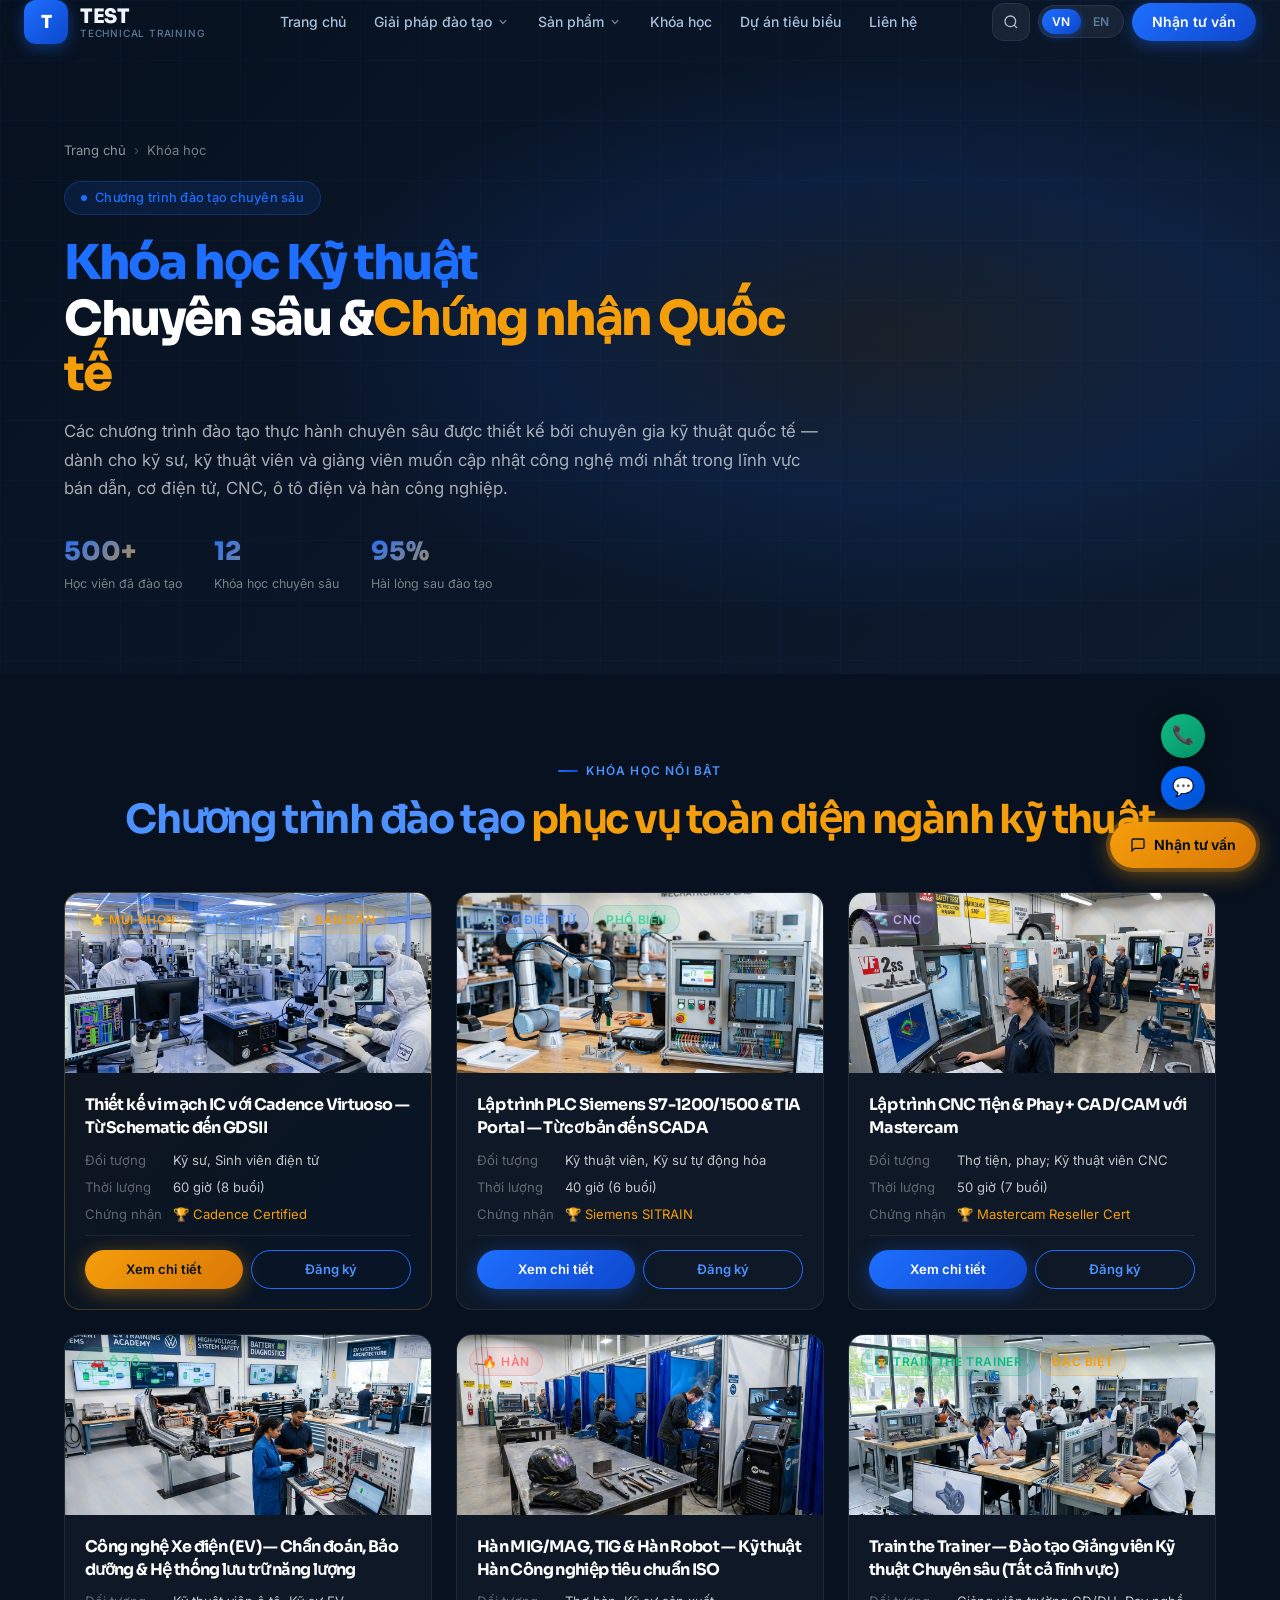
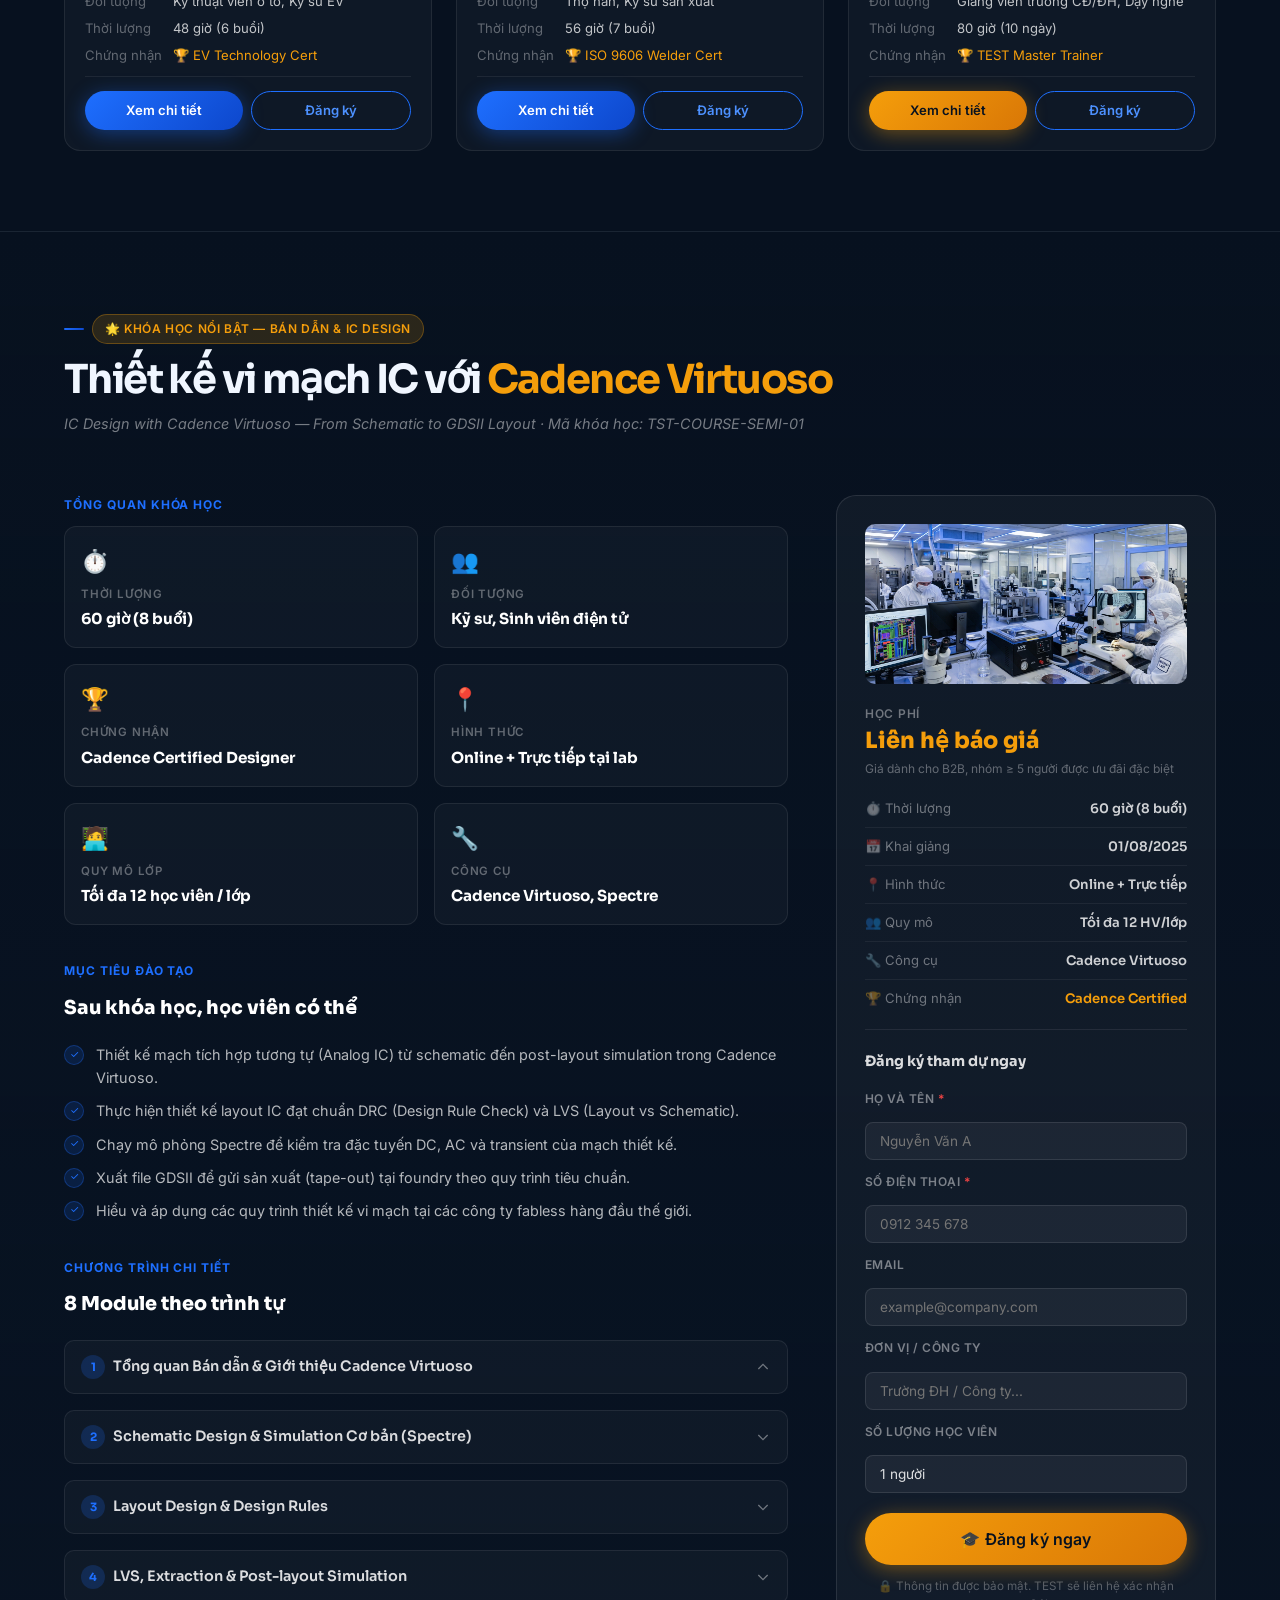
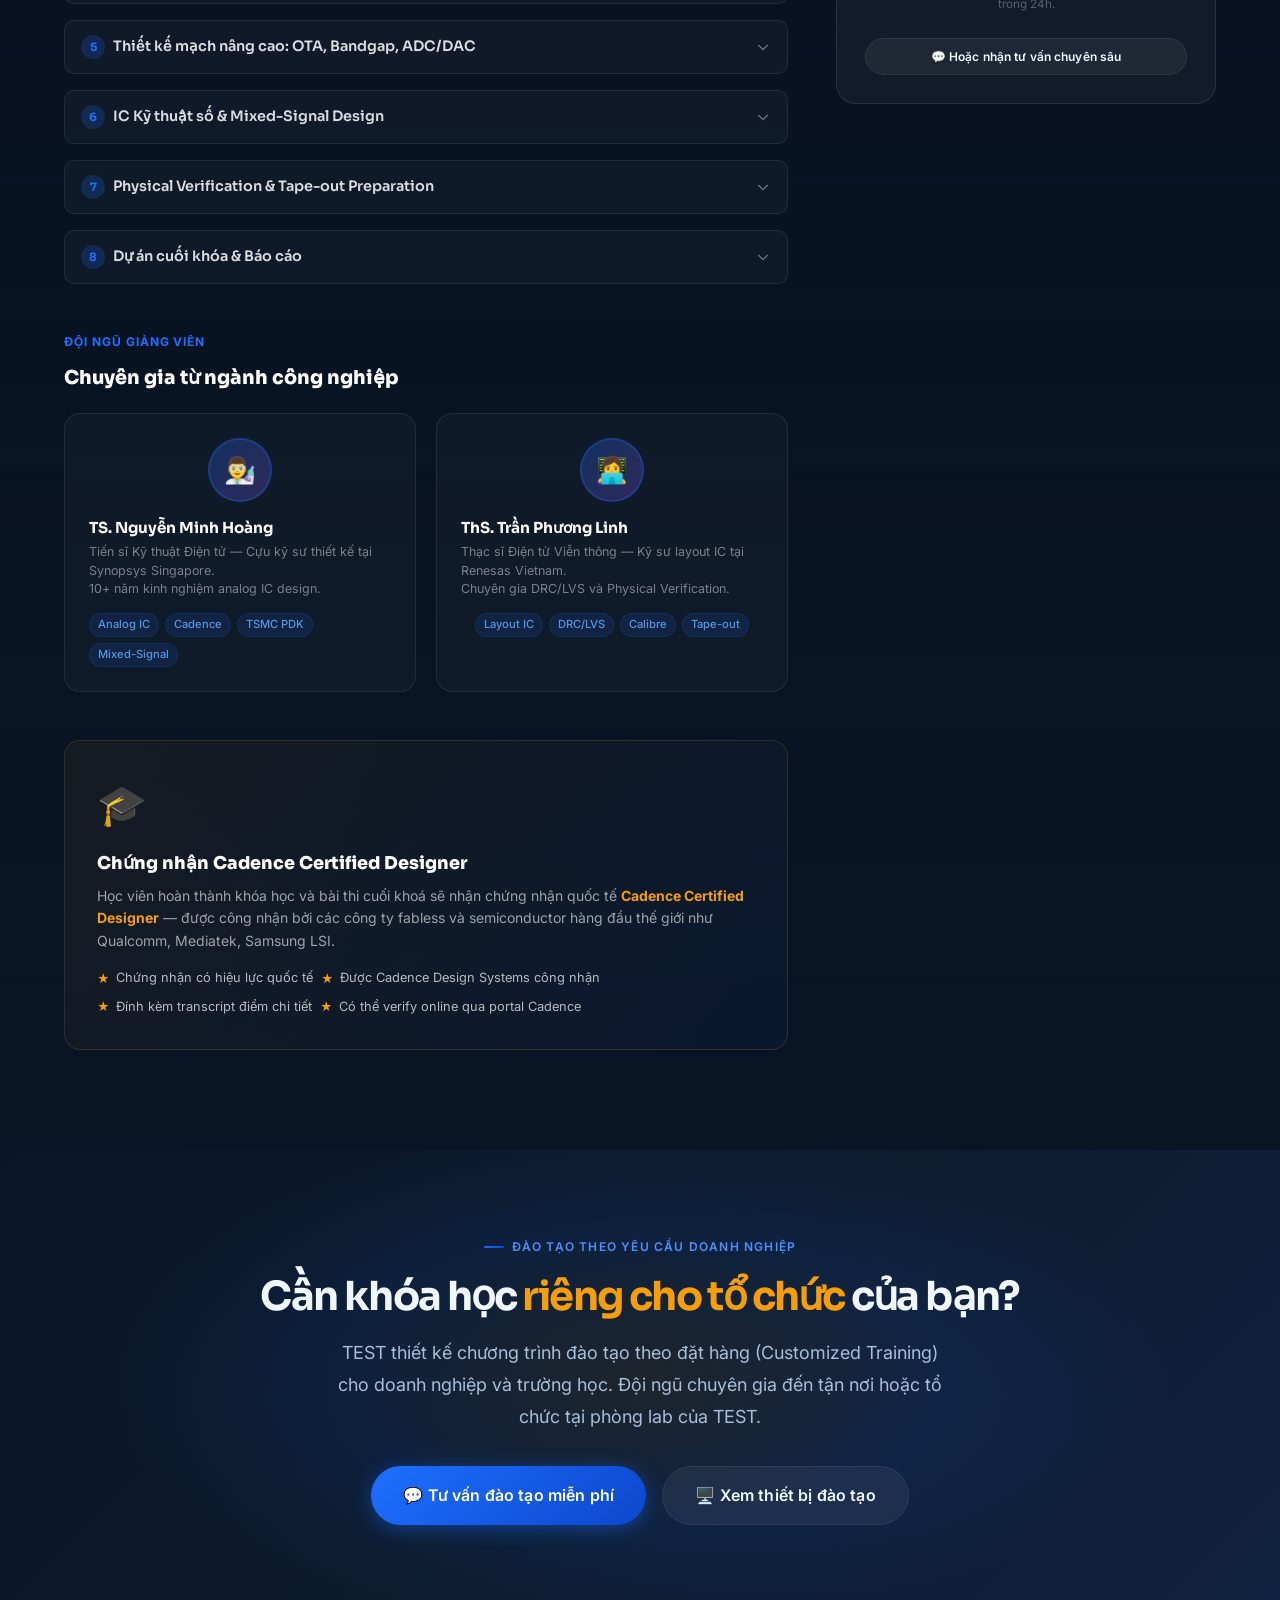
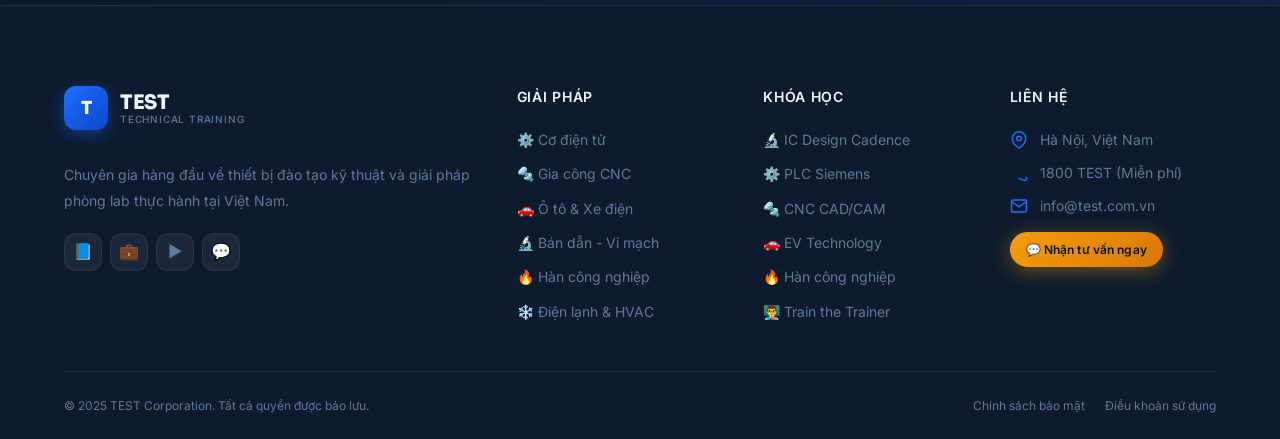
<file: khoa-hoc.html>
﻿<!DOCTYPE html>
<html lang="vi" data-theme="dark">
<head>
  <meta charset="UTF-8">
  <meta name="viewport" content="width=device-width, initial-scale=1.0">
  <title>Khóa học – TEST | Đào tạo Kỹ thuật Chuyên sâu cho Kỹ sư & Giảng viên</title>
  <meta name="description" content="TEST cung cấp các khóa học kỹ thuật chuyên sâu: Bán dẫn IC Design, Cơ điện tử, CNC, Ô tô điện, Hàn công nghiệp, Train the Trainer – có chứng nhận quốc tế.">
  <meta name="keywords" content="khóa học kỹ thuật, IC design, Cadence, PLC, CNC, ô tô điện, hàn công nghiệp, train the trainer">
  <meta property="og:title" content="Khóa học – TEST | Đào tạo Kỹ thuật Chuyên sâu">
  <meta property="og:description" content="Các chương trình đào tạo kỹ thuật chuyên sâu, có chứng nhận, dành cho kỹ sư, kỹ thuật viên và giảng viên.">
  <meta property="og:type" content="website">
  <link rel="preconnect" href="https://fonts.googleapis.com">
  <link rel="preconnect" href="https://fonts.gstatic.com" crossorigin>
  <link href="https://fonts.googleapis.com/css2?family=Sora:wght@300;400;500;600;700;800&family=Inter:wght@300;400;500;600;700&display=swap" rel="stylesheet">
  <link rel="stylesheet" href="https://cdn.jsdelivr.net/npm/swiper@11/swiper-bundle.min.css">
  <link rel="stylesheet" href="css/main.css">
  <link rel="stylesheet" href="css/header.css">
  <link rel="stylesheet" href="css/hero.css">
  <link rel="stylesheet" href="css/components.css">
  <style>
    /* ── Back-to-top ── */
    .back-to-top {
      position: fixed; right: 24px; bottom: 100px;
      width: 44px; height: 44px;
      background: var(--grad-primary);
      border-radius: var(--radius-full);
      display: flex; align-items: center; justify-content: center;
      color: #fff; font-size: 18px;
      box-shadow: var(--shadow-md); z-index: 800;
      opacity: 0; transform: translateY(20px);
      pointer-events: none; transition: all var(--transition-base);
    }
    .back-to-top.visible { opacity: 1; transform: translateY(0); pointer-events: auto; }
    .back-to-top:hover { transform: translateY(-4px); box-shadow: var(--shadow-glow); }

    /* ── Page Hero ── */
    .page-hero {
      padding: 140px 0 80px;
      background: linear-gradient(135deg, #07111F 0%, #0A1628 50%, #0D1B2E 100%);
      position: relative; overflow: hidden;
    }
    .page-hero::before {
      content: ''; position: absolute; inset: 0;
      background: radial-gradient(ellipse 70% 60% at 70% 50%, rgba(245,158,11,0.06) 0%, rgba(30,111,255,0.1) 40%, transparent 70%);
      pointer-events: none;
    }
    .page-hero::after {
      content: ''; position: absolute; inset: 0;
      background-image: linear-gradient(rgba(30,111,255,0.04) 1px, transparent 1px),
                        linear-gradient(90deg, rgba(30,111,255,0.04) 1px, transparent 1px);
      background-size: 60px 60px; pointer-events: none;
    }
    .page-hero-inner { position: relative; z-index: 1; max-width: 760px; }
    .page-hero-badge {
      display: inline-flex; align-items: center; gap: 8px;
      background: rgba(30,111,255,0.12); border: 1px solid rgba(30,111,255,0.25);
      border-radius: 100px; padding: 6px 16px; font-size: 0.8rem;
      color: var(--color-primary, #1E6FFF); margin-bottom: 20px;
      font-family: 'Inter', sans-serif; font-weight: 500; letter-spacing: 0.02em;
    }
    .page-hero-badge span.dot {
      width: 6px; height: 6px; background: var(--color-primary, #1E6FFF);
      border-radius: 50%; display: inline-block; animation: pulse-dot 2s infinite;
    }
    @keyframes pulse-dot {
      0%, 100% { opacity: 1; transform: scale(1); }
      50% { opacity: 0.5; transform: scale(0.8); }
    }
    .page-hero h1 {
      font-family: 'Sora', sans-serif; font-size: clamp(2rem, 4vw, 3rem);
      font-weight: 800; line-height: 1.15; color: #fff; margin: 0 0 16px;
    }
    .page-hero h1 span.accent { color: var(--color-primary, #1E6FFF); }
    .page-hero h1 span.accent-gold { color: var(--color-accent, #F59E0B); }
    .page-hero-desc {
      font-size: 1.05rem; color: rgba(255,255,255,0.65); line-height: 1.7; margin: 0 0 28px;
    }
    .page-hero-stats {
      display: flex; gap: 32px; flex-wrap: wrap;
    }
    .page-hero-stat { display: flex; flex-direction: column; gap: 2px; }
    .page-hero-stat-num {
      font-family: 'Sora', sans-serif; font-size: 1.6rem; font-weight: 800;
      background: linear-gradient(135deg, #1E6FFF, #F59E0B);
      -webkit-background-clip: text; -webkit-text-fill-color: transparent;
    }
    .page-hero-stat-label { font-size: 0.78rem; color: rgba(255,255,255,0.45); font-family: 'Inter', sans-serif; }
    .breadcrumb {
      display: flex; align-items: center; gap: 8px; font-size: 0.82rem;
      color: rgba(255,255,255,0.45); margin-bottom: 20px; font-family: 'Inter', sans-serif;
    }
    .breadcrumb a { color: rgba(255,255,255,0.55); text-decoration: none; }
    .breadcrumb a:hover { color: var(--color-primary, #1E6FFF); }
    .breadcrumb .sep { color: rgba(255,255,255,0.25); }

    /* ── Course Grid Section ── */
    .courses-listing-section { padding: 80px 0; }
    .courses-listing-grid {
      display: grid; grid-template-columns: repeat(3, 1fr); gap: 24px;
    }
    @media (max-width: 960px) { .courses-listing-grid { grid-template-columns: repeat(2, 1fr); } }
    @media (max-width: 620px) { .courses-listing-grid { grid-template-columns: 1fr; } }

    .course-listing-card {
      background: rgba(255,255,255,0.03);
      border: 1px solid rgba(255,255,255,0.08);
      border-radius: 16px; overflow: hidden;
      display: flex; flex-direction: column;
      transition: all 0.3s ease;
    }
    .course-listing-card:hover {
      border-color: rgba(30,111,255,0.3);
      transform: translateY(-5px);
      box-shadow: 0 20px 48px rgba(0,0,0,0.3), 0 0 0 1px rgba(30,111,255,0.1);
    }
    .course-listing-card.featured {
      border-color: rgba(245,158,11,0.25);
      background: linear-gradient(135deg, rgba(245,158,11,0.04), rgba(30,111,255,0.04));
    }
    .course-listing-card.featured:hover {
      border-color: rgba(245,158,11,0.45);
      box-shadow: 0 20px 48px rgba(0,0,0,0.3), 0 0 0 1px rgba(245,158,11,0.15), 0 0 40px rgba(245,158,11,0.06);
    }
    .course-card-img-wrap {
      position: relative; overflow: hidden;
    }
    .course-card-img-wrap .img-placeholder { height: 180px; border-radius: 0; }
    .course-badges-wrap {
      position: absolute; top: 12px; left: 12px; display: flex; gap: 4px; flex-wrap: wrap;
    }
    .course-card-content {
      padding: 20px; flex: 1; display: flex; flex-direction: column; gap: 10px;
    }
    .course-card-title {
      font-family: 'Sora', sans-serif; font-size: 1rem; font-weight: 700;
      color: #fff; line-height: 1.45; margin: 0;
    }
    .course-card-meta-list {
      display: flex; flex-direction: column; gap: 6px;
      font-size: 0.82rem; color: rgba(255,255,255,0.55); font-family: 'Inter', sans-serif;
    }
    .course-card-meta-item { display: flex; align-items: center; gap: 8px; }
    .course-card-meta-item span.label { color: rgba(255,255,255,0.35); width: 80px; flex-shrink: 0; }
    .course-card-meta-item span.value { color: rgba(255,255,255,0.75); }
    .course-card-footer {
      margin-top: auto; padding-top: 14px;
      border-top: 1px solid rgba(255,255,255,0.07);
      display: flex; gap: 8px;
    }
    .course-card-footer .btn { flex: 1; justify-content: center; font-size: 0.82rem; }

    /* ── Course Detail Section ── */
    .course-detail-section {
      padding: 80px 0 100px;
      background: linear-gradient(180deg, rgba(7,17,31,0) 0%, rgba(10,22,40,0.6) 100%);
      border-top: 1px solid rgba(255,255,255,0.07);
    }
    .course-detail-header { margin-bottom: 60px; }
    .course-detail-grid {
      display: grid; grid-template-columns: 1fr 380px; gap: 48px; align-items: start;
    }
    @media (max-width: 960px) { .course-detail-grid { grid-template-columns: 1fr; } }

    /* Left: course info */
    .course-detail-main { display: flex; flex-direction: column; gap: 36px; }
    .course-detail-title {
      font-family: 'Sora', sans-serif; font-size: 1.8rem; font-weight: 800;
      color: #fff; margin: 0 0 8px; line-height: 1.25;
    }
    .course-detail-subtitle {
      font-family: 'Inter', sans-serif; font-size: 0.9rem;
      color: rgba(255,255,255,0.45); font-style: italic; margin: 0 0 16px;
    }
    .course-overview-grid {
      display: grid; grid-template-columns: repeat(2, 1fr); gap: 16px;
    }
    .course-overview-item {
      background: rgba(255,255,255,0.03); border: 1px solid rgba(255,255,255,0.08);
      border-radius: 12px; padding: 16px;
    }
    .course-overview-icon { font-size: 1.4rem; margin-bottom: 6px; }
    .course-overview-label {
      font-size: 0.72rem; font-family: 'Inter', sans-serif; font-weight: 600;
      color: rgba(255,255,255,0.35); text-transform: uppercase; letter-spacing: 0.07em; margin-bottom: 4px;
    }
    .course-overview-value {
      font-family: 'Sora', sans-serif; font-weight: 700; color: #fff; font-size: 0.95rem;
    }

    /* Objectives */
    .course-objectives-list {
      display: flex; flex-direction: column; gap: 10px;
    }
    .course-objective-item {
      display: flex; align-items: flex-start; gap: 12px;
      font-size: 0.9rem; color: rgba(255,255,255,0.7); line-height: 1.6;
    }
    .course-objective-check {
      width: 20px; height: 20px; border-radius: 50%;
      background: rgba(30,111,255,0.15); border: 1px solid rgba(30,111,255,0.3);
      display: flex; align-items: center; justify-content: center;
      font-size: 0.65rem; color: #1E6FFF; flex-shrink: 0; margin-top: 2px;
    }

    /* Accordion */
    .accordion { display: flex; flex-direction: column; gap: 4px; }
    .accordion-item {
      background: rgba(255,255,255,0.03); border: 1px solid rgba(255,255,255,0.08);
      border-radius: 10px; overflow: hidden;
    }
    .accordion-trigger {
      width: 100%; display: flex; align-items: center; justify-content: space-between;
      padding: 14px 16px; background: none; border: none; cursor: pointer;
      color: rgba(255,255,255,0.85); font-family: 'Sora', sans-serif;
      font-size: 0.9rem; font-weight: 600; transition: color 0.2s ease; text-align: left;
    }
    .accordion-trigger:hover { color: var(--color-primary, #1E6FFF); }
    .accordion-trigger svg {
      width: 16px; height: 16px; flex-shrink: 0;
      transition: transform 0.25s ease; color: rgba(255,255,255,0.4);
    }
    .accordion-trigger.open svg { transform: rotate(180deg); }
    .accordion-body { max-height: 0; overflow: hidden; transition: max-height 0.35s ease; }
    .accordion-body.open { max-height: 600px; }
    .accordion-body-inner {
      padding: 0 16px 16px; font-size: 0.875rem;
      color: rgba(255,255,255,0.6); line-height: 1.7;
    }
    .accordion-body-inner ul { margin: 0; padding-left: 20px; display: flex; flex-direction: column; gap: 4px; }
    .module-num {
      display: inline-block; width: 24px; height: 24px; border-radius: 50%;
      background: rgba(30,111,255,0.2); color: #1E6FFF; font-size: 0.72rem;
      font-weight: 700; line-height: 24px; text-align: center; margin-right: 8px; flex-shrink: 0;
    }

    /* Instructors */
    .instructors-grid { display: grid; grid-template-columns: repeat(2, 1fr); gap: 20px; }
    @media (max-width: 620px) { .instructors-grid { grid-template-columns: 1fr; } }
    .instructor-card {
      background: rgba(255,255,255,0.03); border: 1px solid rgba(255,255,255,0.08);
      border-radius: 16px; padding: 24px; display: flex; flex-direction: column; gap: 14px;
      transition: border-color 0.2s ease;
    }
    .instructor-card:hover { border-color: rgba(30,111,255,0.25); }
    .instructor-avatar {
      width: 64px; height: 64px; border-radius: 50%;
      background: linear-gradient(135deg, rgba(30,111,255,0.25), rgba(139,92,246,0.25));
      border: 2px solid rgba(30,111,255,0.25);
      display: flex; align-items: center; justify-content: center;
      font-size: 1.6rem; flex-shrink: 0;
    }
    .instructor-name {
      font-family: 'Sora', sans-serif; font-weight: 700; font-size: 0.95rem; color: #fff; margin: 0 0 2px;
    }
    .instructor-title {
      font-size: 0.78rem; color: rgba(255,255,255,0.45); font-family: 'Inter', sans-serif;
      line-height: 1.5;
    }
    .instructor-tags { display: flex; gap: 6px; flex-wrap: wrap; }
    .instructor-tag {
      font-size: 0.7rem; padding: 2px 8px; border-radius: 100px;
      background: rgba(30,111,255,0.12); color: rgba(100,170,255,0.85);
      border: 1px solid rgba(30,111,255,0.15); font-family: 'Inter', sans-serif; font-weight: 500;
    }

    /* Certification section */
    .cert-section {
      background: linear-gradient(135deg, rgba(245,158,11,0.06) 0%, rgba(30,111,255,0.06) 100%);
      border: 1px solid rgba(245,158,11,0.15); border-radius: 16px; padding: 32px;
    }
    .cert-icon { font-size: 2.5rem; margin-bottom: 12px; }
    .cert-title {
      font-family: 'Sora', sans-serif; font-weight: 800; font-size: 1.1rem; color: #fff; margin: 0 0 8px;
    }
    .cert-desc { font-size: 0.875rem; color: rgba(255,255,255,0.6); line-height: 1.6; margin: 0 0 16px; }
    .cert-items { display: flex; flex-wrap: wrap; gap: 8px; }
    .cert-item {
      display: flex; align-items: center; gap: 6px;
      font-size: 0.8rem; color: rgba(255,255,255,0.7); font-family: 'Inter', sans-serif;
    }
    .cert-check { color: #F59E0B; font-size: 0.75rem; }

    /* Right: Enroll card */
    .course-enroll-card {
      background: rgba(255,255,255,0.04); border: 1px solid rgba(255,255,255,0.1);
      border-radius: 20px; padding: 28px; position: sticky; top: 100px;
      display: flex; flex-direction: column; gap: 20px;
    }
    .enroll-card-img .img-placeholder { height: 160px; border-radius: 10px; }
    .enroll-price-row {
      display: flex; align-items: baseline; gap: 8px; flex-wrap: wrap;
    }
    .enroll-price-label {
      font-size: 0.75rem; color: rgba(255,255,255,0.4); font-family: 'Inter', sans-serif;
      font-weight: 600; text-transform: uppercase; letter-spacing: 0.06em;
    }
    .enroll-price {
      font-family: 'Sora', sans-serif; font-size: 1.4rem; font-weight: 800;
      color: var(--color-accent, #F59E0B);
    }
    .enroll-price-note { font-size: 0.75rem; color: rgba(255,255,255,0.35); font-family: 'Inter', sans-serif; }
    .enroll-meta-list { display: flex; flex-direction: column; gap: 8px; }
    .enroll-meta-row {
      display: flex; justify-content: space-between; align-items: center;
      font-size: 0.82rem; padding-bottom: 8px; border-bottom: 1px solid rgba(255,255,255,0.06);
    }
    .enroll-meta-row:last-child { border-bottom: none; padding-bottom: 0; }
    .enroll-meta-row span:first-child { color: rgba(255,255,255,0.4); font-family: 'Inter', sans-serif; }
    .enroll-meta-row span:last-child { color: rgba(255,255,255,0.8); font-weight: 600; font-family: 'Sora', sans-serif; }

    /* Inline enroll form */
    .enroll-form-section { border-top: 1px solid rgba(255,255,255,0.08); padding-top: 20px; }
    .enroll-form-title {
      font-family: 'Sora', sans-serif; font-size: 0.9rem; font-weight: 700;
      color: rgba(255,255,255,0.85); margin: 0 0 16px;
    }
    .enroll-form .form-group { margin-bottom: 12px; }
    .enroll-form label {
      display: block; font-size: 0.75rem; font-weight: 600;
      color: rgba(255,255,255,0.45); margin-bottom: 6px; font-family: 'Inter', sans-serif;
      text-transform: uppercase; letter-spacing: 0.04em;
    }
    .enroll-form input, .enroll-form select {
      width: 100%; background: rgba(255,255,255,0.05);
      border: 1px solid rgba(255,255,255,0.1); border-radius: 8px;
      padding: 10px 14px; color: rgba(255,255,255,0.85); font-size: 0.85rem;
      font-family: 'Inter', sans-serif; transition: border-color 0.2s ease; box-sizing: border-box;
    }
    .enroll-form input:focus, .enroll-form select:focus {
      outline: none; border-color: rgba(30,111,255,0.5);
      box-shadow: 0 0 0 3px rgba(30,111,255,0.08);
    }
    .enroll-form select { appearance: none; cursor: pointer; }
    .enroll-form select option { background: #0A1628; }

    @keyframes error-shake {
      0%, 100% { transform: translateX(0); }
      25% { transform: translateX(-8px); }
      75% { transform: translateX(8px); }
    }
    .error-shake { animation: error-shake 0.4s ease; border-color: var(--color-danger) !important; }

    /* Section headings inside detail */
    .detail-section-label {
      font-size: 0.75rem; font-weight: 700; text-transform: uppercase; letter-spacing: 0.08em;
      color: var(--color-primary, #1E6FFF); font-family: 'Inter', sans-serif; margin-bottom: 12px;
    }
    .detail-section-title {
      font-family: 'Sora', sans-serif; font-size: 1.2rem; font-weight: 800;
      color: #fff; margin: 0 0 20px;
    }
  </style>
</head>
<body data-page="courses">

<!-- ================================================================
     HEADER & NAVIGATION
     ================================================================ -->
<header class="site-header at-top" id="site-header">
  <div class="container container--wide">
    <div class="header-inner">

      <a href="index.html" class="header-logo">
        <div class="logo-mark">T</div>
        <div class="logo-text">
          <span class="logo-name">TEST</span>
          <span class="logo-tagline">Technical Training</span>
        </div>
      </a>

      <nav class="header-nav" aria-label="Main navigation">
        <div class="nav-item">
          <a href="index.html" class="nav-link">
            <span data-i18n="nav_home">Trang chủ</span>
          </a>
        </div>

        <div class="nav-item">
          <a href="giai-phap.html" class="nav-link">
            <span data-i18n="nav_solutions">Giải pháp đào tạo</span>
            <svg class="chevron" viewBox="0 0 20 20" fill="currentColor"><path fill-rule="evenodd" d="M5.293 7.293a1 1 0 011.414 0L10 10.586l3.293-3.293a1 1 0 111.414 1.414l-4 4a1 1 0 01-1.414 0l-4-4a1 1 0 010-1.414z"/></svg>
          </a>
          <div class="nav-dropdown nav-dropdown--mega">
            <div class="mega-grid">
              <div class="mega-section-title" data-i18n="nav_solutions">Giải pháp đào tạo</div>
              <a href="giai-phap.html#mechatronics" class="dropdown-link">
                <div class="dropdown-link__icon">⚙️</div>
                <div class="dropdown-link__text">
                  <span class="dropdown-link__title">Cơ điện tử</span>
                  <span class="dropdown-link__sub">Robot công nghiệp, PLC/SCADA</span>
                </div>
              </a>
              <a href="giai-phap.html#cnc" class="dropdown-link">
                <div class="dropdown-link__icon">🔩</div>
                <div class="dropdown-link__text">
                  <span class="dropdown-link__title">Gia công CNC</span>
                  <span class="dropdown-link__sub">Tiện, Phay, EDM, CAD/CAM</span>
                </div>
              </a>
              <a href="giai-phap.html#auto" class="dropdown-link">
                <div class="dropdown-link__icon">🚗</div>
                <div class="dropdown-link__text">
                  <span class="dropdown-link__title">Ô tô & Xe điện</span>
                  <span class="dropdown-link__sub">Chẩn đoán, Động cơ điện, EV</span>
                </div>
              </a>
              <a href="giai-phap.html#semiconductor" class="dropdown-link">
                <div class="dropdown-link__icon">🔬</div>
                <div class="dropdown-link__text">
                  <span class="dropdown-link__title">Bán dẫn - Vi mạch</span>
                  <span class="dropdown-link__sub">IC Design, Đóng gói, VR/XR</span>
                </div>
              </a>
              <a href="giai-phap.html#welding" class="dropdown-link">
                <div class="dropdown-link__icon">🔥</div>
                <div class="dropdown-link__text">
                  <span class="dropdown-link__title">Hàn công nghiệp</span>
                  <span class="dropdown-link__sub">MIG/MAG, TIG, Hàn robot</span>
                </div>
              </a>
              <a href="giai-phap.html#hvac" class="dropdown-link">
                <div class="dropdown-link__icon">❄️</div>
                <div class="dropdown-link__text">
                  <span class="dropdown-link__title">Điện lạnh & HVAC</span>
                  <span class="dropdown-link__sub">Điều hòa, Lạnh công nghiệp</span>
                </div>
              </a>
            </div>
          </div>
        </div>

        <div class="nav-item">
          <a href="san-pham.html" class="nav-link">
            <span data-i18n="nav_products">Sản phẩm</span>
            <svg class="chevron" viewBox="0 0 20 20" fill="currentColor"><path fill-rule="evenodd" d="M5.293 7.293a1 1 0 011.414 0L10 10.586l3.293-3.293a1 1 0 111.414 1.414l-4 4a1 1 0 01-1.414 0l-4-4a1 1 0 010-1.414z"/></svg>
          </a>
          <div class="nav-dropdown nav-dropdown--mega">
            <div class="mega-grid">
              <a href="san-pham.html?cat=equipment" class="dropdown-link">
                <div class="dropdown-link__icon">🖥️</div>
                <div class="dropdown-link__text">
                  <span class="dropdown-link__title">Thiết bị đào tạo</span>
                  <span class="dropdown-link__sub">Mô hình, Bench, Panel</span>
                </div>
              </a>
              <a href="san-pham.html?cat=software" class="dropdown-link">
                <div class="dropdown-link__icon">💻</div>
                <div class="dropdown-link__text">
                  <span class="dropdown-link__title">Phần mềm mô phỏng</span>
                  <span class="dropdown-link__sub">CAD/CAM/CAE, EDA, VR</span>
                </div>
              </a>
              <a href="san-pham.html?cat=materials" class="dropdown-link">
                <div class="dropdown-link__icon">🔧</div>
                <div class="dropdown-link__text">
                  <span class="dropdown-link__title">Vật tư thực hành</span>
                  <span class="dropdown-link__sub">Linh kiện, PCB, mẫu thử</span>
                </div>
              </a>
            </div>
          </div>
        </div>

        <!-- Khóa học (active) -->
        <div class="nav-item">
          <a href="khoa-hoc.html" class="nav-link active">
            <span data-i18n="nav_courses">Khóa học</span>
          </a>
        </div>
        <div class="nav-item">
          <a href="du-an.html" class="nav-link">
            <span data-i18n="nav_projects">Dự án tiêu biểu</span>
          </a>
        </div>
        <div class="nav-item">
          <a href="lien-he.html" class="nav-link">
            <span data-i18n="nav_contact">Liên hệ</span>
          </a>
        </div>
      </nav>

      <div class="header-actions">
        <button class="btn-search" data-search-open aria-label="Tìm kiếm" id="btn-search">
          <svg viewBox="0 0 24 24" fill="none" stroke="currentColor" stroke-width="2">
            <circle cx="11" cy="11" r="8"/><path d="m21 21-4.35-4.35"/>
          </svg>
        </button>
        <div class="lang-toggle" role="group" aria-label="Language selector">
          <button class="lang-btn active" data-lang="vn" id="lang-vn">VN</button>
          <button class="lang-btn" data-lang="en" id="lang-en">EN</button>
        </div>
        <a href="#" class="btn-header-cta" data-modal-open="modal-consult" id="header-cta">
          <span data-i18n="btn_consult">Nhận tư vấn</span>
        </a>
        <button class="hamburger" id="hamburger" aria-label="Menu">
          <span></span><span></span><span></span>
        </button>
      </div>

    </div>
  </div>
</header>

<!-- Mobile Nav Drawer -->
<nav class="mobile-nav" id="mobile-nav" aria-label="Mobile navigation">
  <div class="mobile-nav-item">
    <a href="index.html" class="mobile-nav-link"><span data-i18n="nav_home">Trang chủ</span></a>
  </div>
  <div class="mobile-nav-item">
    <div class="mobile-nav-link" data-toggle="mob-solutions">
      <span data-i18n="nav_solutions">Giải pháp đào tạo</span>
      <svg class="chevron" width="20" height="20" viewBox="0 0 20 20" fill="currentColor"><path fill-rule="evenodd" d="M5.293 7.293a1 1 0 011.414 0L10 10.586l3.293-3.293a1 1 0 111.414 1.414l-4 4a1 1 0 01-1.414 0l-4-4a1 1 0 010-1.414z"/></svg>
    </div>
    <div class="mobile-sub" id="mob-solutions">
      <a href="giai-phap.html#mechatronics" class="mobile-sub-link">⚙️ Cơ điện tử</a>
      <a href="giai-phap.html#cnc" class="mobile-sub-link">🔩 Gia công CNC</a>
      <a href="giai-phap.html#auto" class="mobile-sub-link">🚗 Ô tô & Xe điện</a>
      <a href="giai-phap.html#semiconductor" class="mobile-sub-link">🔬 Bán dẫn - Vi mạch</a>
      <a href="giai-phap.html#welding" class="mobile-sub-link">🔥 Hàn công nghiệp</a>
      <a href="giai-phap.html#hvac" class="mobile-sub-link">❄️ Điện lạnh & HVAC</a>
    </div>
  </div>
  <div class="mobile-nav-item">
    <a href="san-pham.html" class="mobile-nav-link"><span data-i18n="nav_products">Sản phẩm</span></a>
  </div>
  <div class="mobile-nav-item">
    <a href="khoa-hoc.html" class="mobile-nav-link"><span data-i18n="nav_courses">Khóa học</span></a>
  </div>
  <div class="mobile-nav-item">
    <a href="du-an.html" class="mobile-nav-link"><span data-i18n="nav_projects">Dự án tiêu biểu</span></a>
  </div>
  <div class="mobile-nav-item">
    <a href="lien-he.html" class="mobile-nav-link"><span data-i18n="nav_contact">Liên hệ</span></a>
  </div>
  <div class="mobile-nav-footer">
    <a href="#" class="btn btn--primary btn--lg" data-modal-open="modal-consult" style="width:100%;justify-content:center;">
      <span data-i18n="btn_consult">Nhận tư vấn</span>
    </a>
    <a href="#" class="btn btn--outline btn--lg" data-modal-open="modal-quote" style="width:100%;justify-content:center;">
      <span data-i18n="btn_quote">Yêu cầu báo giá</span>
    </a>
  </div>
</nav>

<!-- Search Overlay -->
<div class="search-overlay" id="search-overlay">
  <div class="search-inner">
    <div class="search-input-wrapper">
      <svg class="search-icon" viewBox="0 0 24 24" fill="none" stroke="currentColor" stroke-width="2">
        <circle cx="11" cy="11" r="8"/><path d="m21 21-4.35-4.35"/>
      </svg>
      <input type="search" class="search-input" id="search-input" placeholder="Tìm kiếm khóa học...">
      <button class="search-close" data-search-close aria-label="Đóng tìm kiếm">✕</button>
    </div>
    <div class="search-hints">
      <span style="font-size:0.75rem;color:var(--color-text-muted)">Gợi ý:</span>
      <span class="search-hint">IC Design Cadence</span>
      <span class="search-hint">PLC Siemens</span>
      <span class="search-hint">Train the Trainer</span>
      <span class="search-hint">Ô tô điện EV</span>
    </div>
  </div>
</div>

<!-- ================================================================
     PAGE HERO
     ================================================================ -->
<section class="page-hero" id="page-hero">
  <div class="container">
    <div class="page-hero-inner">
      <div class="breadcrumb">
        <a href="index.html" data-i18n="nav_home">Trang chủ</a>
        <span class="sep">›</span>
        <span data-i18n="nav_courses">Khóa học</span>
      </div>
      <div class="page-hero-badge">
        <span class="dot"></span>
        <span data-i18n="courses_hero_badge">Chương trình đào tạo chuyên sâu</span>
      </div>
      <h1>
        <span class="accent" data-i18n="courses_hero_title_1">Khóa học Kỹ thuật</span><br>
        <span data-i18n="courses_hero_title_2">Chuyên sâu — </span><span class="accent-gold" data-i18n="courses_hero_title_3">Chứng nhận Quốc tế</span>
      </h1>
      <p class="page-hero-desc" data-i18n="courses_hero_desc">
        Các chương trình đào tạo thực hành chuyên sâu được thiết kế bởi chuyên gia kỹ thuật quốc tế —
        dành cho kỹ sư, kỹ thuật viên và giảng viên muốn cập nhật công nghệ mới nhất trong lĩnh vực
        bán dẫn, cơ điện tử, CNC, ô tô điện và hàn công nghiệp.
      </p>
      <div class="page-hero-stats">
        <div class="page-hero-stat">
          <span class="page-hero-stat-num">500+</span>
          <span class="page-hero-stat-label">Học viên đã đào tạo</span>
        </div>
        <div class="page-hero-stat">
          <span class="page-hero-stat-num">12</span>
          <span class="page-hero-stat-label">Khóa học chuyên sâu</span>
        </div>
        <div class="page-hero-stat">
          <span class="page-hero-stat-num">95%</span>
          <span class="page-hero-stat-label">Hài lòng sau đào tạo</span>
        </div>
      </div>
    </div>
  </div>
</section>

<!-- ================================================================
     COURSES LISTING GRID
     ================================================================ -->
<section class="courses-listing-section" id="courses-listing">
  <div class="container">

    <div class="section-header section-header--center" style="margin-bottom:48px;" data-aos="fade-up">
      <div class="section-label" style="justify-content:center;" data-i18n="courses_label">Tất cả khóa học</div>
      <h2 class="section-title">
        <span data-i18n="courses_grid_title">Chương trình đào tạo </span>
        <span class="accent" data-i18n="courses_grid_accent">phủ toàn diện ngành kỹ thuật</span>
      </h2>
    </div>

    <div class="courses-listing-grid" id="courses-listing-grid">

      <!-- ── COURSE 1: Bán dẫn IC Design — FEATURED / HIGHLIGHTED ── -->
      <article class="course-listing-card featured" id="course-1" data-aos="fade-up" data-aos-delay="0">
        <div class="course-card-img-wrap">
          <div class="img-placeholder" style="height:180px;--placeholder-accent:rgba(245,158,11,0.12); background-image: url('assets/images/lab-semiconductor.jpg'); background-size: cover; background-position: center; border: none;"></div>
          <div class="course-badges-wrap">
            <span class="badge badge--accent">🌟 Mũi nhọn</span>
            <span class="badge badge--primary">Mới 2025</span>
            <span class="badge" style="background:rgba(245,158,11,0.15);color:#F59E0B;border:1px solid rgba(245,158,11,0.25);">🔬 Bán dẫn</span>
          </div>
        </div>
        <div class="course-card-content">
          <h3 class="course-card-title" data-i18n="course1_name">Thiết kế vi mạch IC với Cadence Virtuoso — Từ Schematic đến GDSII</h3>
          <div class="course-card-meta-list">
            <div class="course-card-meta-item">
              <span class="label">Đối tượng</span>
              <span class="value">Kỹ sư, Sinh viên điện tử</span>
            </div>
            <div class="course-card-meta-item">
              <span class="label">Thời lượng</span>
              <span class="value">60 giờ (8 buổi)</span>
            </div>
            <div class="course-card-meta-item">
              <span class="label">Chứng nhận</span>
              <span class="value" style="color:#F59E0B;">🏆 Cadence Certified</span>
            </div>
          </div>
          <div class="course-card-footer">
            <a href="#course-detail" class="btn btn--accent btn--sm" id="course-1-detail">Xem chi tiết</a>
            <a href="#" class="btn btn--outline btn--sm" data-modal-open="modal-consult" id="course-1-register" data-course="Thiết kế vi mạch IC Cadence Virtuoso">Đăng ký</a>
          </div>
        </div>
      </article>

      <!-- ── COURSE 2: Cơ điện tử PLC ── -->
      <article class="course-listing-card" id="course-2" data-aos="fade-up" data-aos-delay="80">
        <div class="course-card-img-wrap">
          <div class="img-placeholder" style="height:180px; background-image: url('assets/images/lab-mechatronics.jpg'); background-size: cover; background-position: center; border: none;"></div>
          <div class="course-badges-wrap">
            <span class="badge badge--primary">⚙️ Cơ điện tử</span>
            <span class="badge" style="background:rgba(16,185,129,0.12);color:rgba(52,211,153,0.9);border:1px solid rgba(16,185,129,0.2);">Phổ biến</span>
          </div>
        </div>
        <div class="course-card-content">
          <h3 class="course-card-title" data-i18n="course2_name">Lập trình PLC Siemens S7-1200/1500 & TIA Portal — Từ cơ bản đến SCADA</h3>
          <div class="course-card-meta-list">
            <div class="course-card-meta-item">
              <span class="label">Đối tượng</span>
              <span class="value">Kỹ thuật viên, Kỹ sư tự động hóa</span>
            </div>
            <div class="course-card-meta-item">
              <span class="label">Thời lượng</span>
              <span class="value">40 giờ (6 buổi)</span>
            </div>
            <div class="course-card-meta-item">
              <span class="label">Chứng nhận</span>
              <span class="value" style="color:#F59E0B;">🏆 Siemens SITRAIN</span>
            </div>
          </div>
          <div class="course-card-footer">
            <a href="#course-detail" class="btn btn--primary btn--sm" id="course-2-detail">Xem chi tiết</a>
            <a href="#" class="btn btn--outline btn--sm" data-modal-open="modal-consult" id="course-2-register" data-course="Lập trình PLC Siemens S7-1200/1500">Đăng ký</a>
          </div>
        </div>
      </article>

      <!-- ── COURSE 3: CNC ── -->
      <article class="course-listing-card" id="course-3" data-aos="fade-up" data-aos-delay="160">
        <div class="course-card-img-wrap">
          <div class="img-placeholder" style="height:180px; background-image: url('assets/images/lab-cnc.jpg'); background-size: cover; background-position: center; border: none;"></div>
          <div class="course-badges-wrap">
            <span class="badge" style="background:rgba(139,92,246,0.15);color:rgba(196,181,253,0.9);border:1px solid rgba(139,92,246,0.2);">🔩 CNC</span>
          </div>
        </div>
        <div class="course-card-content">
          <h3 class="course-card-title" data-i18n="course3_name">Lập trình CNC Tiện & Phay + CAD/CAM với Mastercam</h3>
          <div class="course-card-meta-list">
            <div class="course-card-meta-item">
              <span class="label">Đối tượng</span>
              <span class="value">Thợ tiện, phay; Kỹ thuật viên CNC</span>
            </div>
            <div class="course-card-meta-item">
              <span class="label">Thời lượng</span>
              <span class="value">50 giờ (7 buổi)</span>
            </div>
            <div class="course-card-meta-item">
              <span class="label">Chứng nhận</span>
              <span class="value" style="color:#F59E0B;">🏆 Mastercam Reseller Cert</span>
            </div>
          </div>
          <div class="course-card-footer">
            <a href="#course-detail" class="btn btn--primary btn--sm" id="course-3-detail">Xem chi tiết</a>
            <a href="#" class="btn btn--outline btn--sm" data-modal-open="modal-consult" id="course-3-register" data-course="Lập trình CNC Tiện & Phay + CAD/CAM">Đăng ký</a>
          </div>
        </div>
      </article>

      <!-- ── COURSE 4: Ô tô điện ── -->
      <article class="course-listing-card" id="course-4" data-aos="fade-up" data-aos-delay="0">
        <div class="course-card-img-wrap">
          <div class="img-placeholder" style="height:180px; background-image: url('assets/images/lab-auto.jpg'); background-size: cover; background-position: center; border: none;"></div>
          <div class="course-badges-wrap">
            <span class="badge" style="background:rgba(16,185,129,0.12);color:rgba(52,211,153,0.9);border:1px solid rgba(16,185,129,0.2);">🚗 Ô tô</span>
          </div>
        </div>
        <div class="course-card-content">
          <h3 class="course-card-title" data-i18n="course4_name">Công nghệ Xe điện (EV) — Chẩn đoán, Bảo dưỡng & Hệ thống lưu trữ năng lượng</h3>
          <div class="course-card-meta-list">
            <div class="course-card-meta-item">
              <span class="label">Đối tượng</span>
              <span class="value">Kỹ thuật viên ô tô, Kỹ sư EV</span>
            </div>
            <div class="course-card-meta-item">
              <span class="label">Thời lượng</span>
              <span class="value">48 giờ (6 buổi)</span>
            </div>
            <div class="course-card-meta-item">
              <span class="label">Chứng nhận</span>
              <span class="value" style="color:#F59E0B;">🏆 EV Technology Cert</span>
            </div>
          </div>
          <div class="course-card-footer">
            <a href="#course-detail" class="btn btn--primary btn--sm" id="course-4-detail">Xem chi tiết</a>
            <a href="#" class="btn btn--outline btn--sm" data-modal-open="modal-consult" id="course-4-register" data-course="Công nghệ Xe điện EV">Đăng ký</a>
          </div>
        </div>
      </article>

      <!-- ── COURSE 5: Hàn công nghiệp ── -->
      <article class="course-listing-card" id="course-5" data-aos="fade-up" data-aos-delay="80">
        <div class="course-card-img-wrap">
          <div class="img-placeholder" style="height:180px; background-image: url('assets/images/lab-welding.jpg'); background-size: cover; background-position: center; border: none;"></div>
          <div class="course-badges-wrap">
            <span class="badge" style="background:rgba(239,68,68,0.1);color:rgba(248,113,113,0.9);border:1px solid rgba(239,68,68,0.2);">🔥 Hàn</span>
          </div>
        </div>
        <div class="course-card-content">
          <h3 class="course-card-title" data-i18n="course5_name">Hàn MIG/MAG, TIG & Hàn Robot — Kỹ thuật Hàn Công nghiệp tiêu chuẩn ISO</h3>
          <div class="course-card-meta-list">
            <div class="course-card-meta-item">
              <span class="label">Đối tượng</span>
              <span class="value">Thợ hàn, Kỹ sư sản xuất</span>
            </div>
            <div class="course-card-meta-item">
              <span class="label">Thời lượng</span>
              <span class="value">56 giờ (7 buổi)</span>
            </div>
            <div class="course-card-meta-item">
              <span class="label">Chứng nhận</span>
              <span class="value" style="color:#F59E0B;">🏆 ISO 9606 Welder Cert</span>
            </div>
          </div>
          <div class="course-card-footer">
            <a href="#course-detail" class="btn btn--primary btn--sm" id="course-5-detail">Xem chi tiết</a>
            <a href="#" class="btn btn--outline btn--sm" data-modal-open="modal-consult" id="course-5-register" data-course="Hàn MIG/MAG TIG & Hàn Robot">Đăng ký</a>
          </div>
        </div>
      </article>

      <!-- ── COURSE 6: Train the Trainer ── -->
      <article class="course-listing-card" id="course-6" data-aos="fade-up" data-aos-delay="160">
        <div class="course-card-img-wrap">
          <div class="img-placeholder" style="height:180px; background-image: url('assets/images/hero-visual.jpg'); background-size: cover; background-position: center; border: none;"></div>
          <div class="course-badges-wrap">
            <span class="badge badge--success">👨‍🏫 Train the Trainer</span>
            <span class="badge badge--accent">Đặc biệt</span>
          </div>
        </div>
        <div class="course-card-content">
          <h3 class="course-card-title" data-i18n="course6_name">Train the Trainer — Đào tạo Giảng viên Kỹ thuật Chuyên sâu (Tất cả lĩnh vực)</h3>
          <div class="course-card-meta-list">
            <div class="course-card-meta-item">
              <span class="label">Đối tượng</span>
              <span class="value">Giảng viên trường CĐ/ĐH, Dạy nghề</span>
            </div>
            <div class="course-card-meta-item">
              <span class="label">Thời lượng</span>
              <span class="value">80 giờ (10 ngày)</span>
            </div>
            <div class="course-card-meta-item">
              <span class="label">Chứng nhận</span>
              <span class="value" style="color:#F59E0B;">🏆 TEST Master Trainer</span>
            </div>
          </div>
          <div class="course-card-footer">
            <a href="#course-detail" class="btn btn--accent btn--sm" id="course-6-detail">Xem chi tiết</a>
            <a href="#" class="btn btn--outline btn--sm" data-modal-open="modal-consult" id="course-6-register" data-course="Train the Trainer — Đào tạo Giảng viên">Đăng ký</a>
          </div>
        </div>
      </article>

    </div><!-- /.courses-listing-grid -->
  </div>
</section>

<!-- ================================================================
     COURSE DETAIL — Demo đầy đủ: Bán dẫn & IC Design
     ================================================================ -->
<section class="course-detail-section" id="course-detail">
  <div class="container">

    <!-- Header -->
    <div class="course-detail-header" data-aos="fade-up">
      <div class="section-label" style="margin-bottom:12px;">
        <span class="badge badge--accent" style="font-size:0.75rem;">🌟 Khóa học nổi bật — Bán dẫn & IC Design</span>
      </div>
      <h2 class="section-title" style="margin-bottom:8px;">
        Thiết kế vi mạch IC với <span class="accent">Cadence Virtuoso</span>
      </h2>
      <p style="font-size:0.9rem;color:rgba(255,255,255,0.45);font-style:italic;margin:0;">
        IC Design with Cadence Virtuoso — From Schematic to GDSII Layout · Mã khóa học: TST-COURSE-SEMI-01
      </p>
    </div>

    <div class="course-detail-grid">

      <!-- LEFT: Course main content -->
      <div class="course-detail-main">

        <!-- Overview grid -->
        <div>
          <div class="detail-section-label">Tổng quan khóa học</div>
          <div class="course-overview-grid">
            <div class="course-overview-item">
              <div class="course-overview-icon">⏱️</div>
              <div class="course-overview-label">Thời lượng</div>
              <div class="course-overview-value">60 giờ (8 buổi)</div>
            </div>
            <div class="course-overview-item">
              <div class="course-overview-icon">👥</div>
              <div class="course-overview-label">Đối tượng</div>
              <div class="course-overview-value">Kỹ sư, Sinh viên điện tử</div>
            </div>
            <div class="course-overview-item">
              <div class="course-overview-icon">🏆</div>
              <div class="course-overview-label">Chứng nhận</div>
              <div class="course-overview-value">Cadence Certified Designer</div>
            </div>
            <div class="course-overview-item">
              <div class="course-overview-icon">📍</div>
              <div class="course-overview-label">Hình thức</div>
              <div class="course-overview-value">Online + Trực tiếp tại lab</div>
            </div>
            <div class="course-overview-item">
              <div class="course-overview-icon">🧑‍💻</div>
              <div class="course-overview-label">Quy mô lớp</div>
              <div class="course-overview-value">Tối đa 12 học viên / lớp</div>
            </div>
            <div class="course-overview-item">
              <div class="course-overview-icon">🔧</div>
              <div class="course-overview-label">Công cụ</div>
              <div class="course-overview-value">Cadence Virtuoso, Spectre</div>
            </div>
          </div>
        </div>

        <!-- Objectives -->
        <div>
          <div class="detail-section-label">Mục tiêu đào tạo</div>
          <div class="detail-section-title">Sau khóa học, học viên có thể</div>
          <div class="course-objectives-list">
            <div class="course-objective-item">
              <div class="course-objective-check">✓</div>
              <span>Thiết kế mạch tích hợp tương tự (Analog IC) từ schematic đến post-layout simulation trong Cadence Virtuoso.</span>
            </div>
            <div class="course-objective-item">
              <div class="course-objective-check">✓</div>
              <span>Thực hiện thiết kế layout IC đạt chuẩn DRC (Design Rule Check) và LVS (Layout vs Schematic).</span>
            </div>
            <div class="course-objective-item">
              <div class="course-objective-check">✓</div>
              <span>Chạy mô phỏng Spectre để kiểm tra đặc tuyến DC, AC và transient của mạch thiết kế.</span>
            </div>
            <div class="course-objective-item">
              <div class="course-objective-check">✓</div>
              <span>Xuất file GDSII để gửi sản xuất (tape-out) tại foundry theo quy trình tiêu chuẩn.</span>
            </div>
            <div class="course-objective-item">
              <div class="course-objective-check">✓</div>
              <span>Hiểu và áp dụng các quy trình thiết kế vi mạch tại các công ty fabless hàng đầu thế giới.</span>
            </div>
          </div>
        </div>

        <!-- Curriculum modules (accordion) -->
        <div>
          <div class="detail-section-label">Chương trình chi tiết</div>
          <div class="detail-section-title">8 Module theo trình tự</div>
          <div class="accordion" id="course-curriculum">

            <div class="accordion-item">
              <button class="accordion-trigger open" id="module-1-btn" aria-expanded="true" aria-controls="module-1-body">
                <span><span class="module-num">1</span>Tổng quan Bán dẫn & Giới thiệu Cadence Virtuoso</span>
                <svg viewBox="0 0 24 24" fill="none" stroke="currentColor" stroke-width="2"><path d="M19 9l-7 7-7-7"/></svg>
              </button>
              <div class="accordion-body open" id="module-1-body" role="region" aria-labelledby="module-1-btn">
                <div class="accordion-body-inner">
                  <ul>
                    <li>Tổng quan công nghệ CMOS, quy trình chế tạo IC</li>
                    <li>Giới thiệu môi trường Cadence Virtuoso ADE</li>
                    <li>Cài đặt, cấu hình và quản lý thư viện (Library Manager)</li>
                    <li>Thực hành: Vẽ mạch CMOS Inverter cơ bản</li>
                  </ul>
                </div>
              </div>
            </div>

            <div class="accordion-item">
              <button class="accordion-trigger" id="module-2-btn" aria-expanded="false" aria-controls="module-2-body">
                <span><span class="module-num">2</span>Schematic Design & Simulation Cơ bản (Spectre)</span>
                <svg viewBox="0 0 24 24" fill="none" stroke="currentColor" stroke-width="2"><path d="M19 9l-7 7-7-7"/></svg>
              </button>
              <div class="accordion-body" id="module-2-body" role="region" aria-labelledby="module-2-btn">
                <div class="accordion-body-inner">
                  <ul>
                    <li>Thiết kế schematic mạch khuếch đại OTA 2 tầng</li>
                    <li>Chạy mô phỏng DC operating point</li>
                    <li>Mô phỏng AC (bandwidth, phase margin)</li>
                    <li>Mô phỏng Transient (rise/fall time)</li>
                    <li>Phân tích tham số (Parametric Sweep)</li>
                  </ul>
                </div>
              </div>
            </div>

            <div class="accordion-item">
              <button class="accordion-trigger" id="module-3-btn" aria-expanded="false" aria-controls="module-3-body">
                <span><span class="module-num">3</span>Layout Design & Design Rules</span>
                <svg viewBox="0 0 24 24" fill="none" stroke="currentColor" stroke-width="2"><path d="M19 9l-7 7-7-7"/></svg>
              </button>
              <div class="accordion-body" id="module-3-body" role="region" aria-labelledby="module-3-btn">
                <div class="accordion-body-inner">
                  <ul>
                    <li>Tổng quan Layout trong Virtuoso Layout Editor</li>
                    <li>Design Rules: Width, Spacing, Enclosure, Extension</li>
                    <li>Vẽ layout NMOS và PMOS transistor theo PDK</li>
                    <li>Công cụ DRC (Design Rule Check) và cách sửa vi phạm</li>
                  </ul>
                </div>
              </div>
            </div>

            <div class="accordion-item">
              <button class="accordion-trigger" id="module-4-btn" aria-expanded="false" aria-controls="module-4-body">
                <span><span class="module-num">4</span>LVS, Extraction & Post-layout Simulation</span>
                <svg viewBox="0 0 24 24" fill="none" stroke="currentColor" stroke-width="2"><path d="M19 9l-7 7-7-7"/></svg>
              </button>
              <div class="accordion-body" id="module-4-body" role="region" aria-labelledby="module-4-btn">
                <div class="accordion-body-inner">
                  <ul>
                    <li>LVS (Layout vs Schematic): kiểm tra tính nhất quán</li>
                    <li>Parasitic Extraction (RC Extraction) với Calibre</li>
                    <li>Post-layout simulation so sánh với pre-layout</li>
                    <li>Phân tích tác động của ký sinh điện trở/điện dung</li>
                  </ul>
                </div>
              </div>
            </div>

            <div class="accordion-item">
              <button class="accordion-trigger" id="module-5-btn" aria-expanded="false" aria-controls="module-5-body">
                <span><span class="module-num">5</span>Thiết kế mạch nâng cao: OTA, Bandgap, ADC/DAC</span>
                <svg viewBox="0 0 24 24" fill="none" stroke="currentColor" stroke-width="2"><path d="M19 9l-7 7-7-7"/></svg>
              </button>
              <div class="accordion-body" id="module-5-body" role="region" aria-labelledby="module-5-btn">
                <div class="accordion-body-inner">
                  <ul>
                    <li>Thiết kế OTA (Operational Transconductance Amplifier) hiệu suất cao</li>
                    <li>Mạch tham chiếu Bandgap Reference (Brokaw cell)</li>
                    <li>Bộ ADC loại SAR 8-bit đơn giản</li>
                    <li>Kỹ thuật matching để giảm mismatch trong IC tương tự</li>
                  </ul>
                </div>
              </div>
            </div>

            <div class="accordion-item">
              <button class="accordion-trigger" id="module-6-btn" aria-expanded="false" aria-controls="module-6-body">
                <span><span class="module-num">6</span>IC Kỹ thuật số & Mixed-Signal Design</span>
                <svg viewBox="0 0 24 24" fill="none" stroke="currentColor" stroke-width="2"><path d="M19 9l-7 7-7-7"/></svg>
              </button>
              <div class="accordion-body" id="module-6-body" role="region" aria-labelledby="module-6-btn">
                <div class="accordion-body-inner">
                  <ul>
                    <li>Standard cells: NAND, NOR, Flip-flop, Mux</li>
                    <li>Static timing analysis (STA) cơ bản</li>
                    <li>Giao tiếp khối tương tự và số (Mixed-signal)</li>
                    <li>Thiết kế PLL (Phase-Locked Loop) đơn giản</li>
                  </ul>
                </div>
              </div>
            </div>

            <div class="accordion-item">
              <button class="accordion-trigger" id="module-7-btn" aria-expanded="false" aria-controls="module-7-body">
                <span><span class="module-num">7</span>Physical Verification & Tape-out Preparation</span>
                <svg viewBox="0 0 24 24" fill="none" stroke="currentColor" stroke-width="2"><path d="M19 9l-7 7-7-7"/></svg>
              </button>
              <div class="accordion-body" id="module-7-body" role="region" aria-labelledby="module-7-btn">
                <div class="accordion-body-inner">
                  <ul>
                    <li>Quy trình tape-out chuẩn trong công ty fabless</li>
                    <li>Xuất file GDSII và kiểm tra</li>
                    <li>Checklist cuối tape-out (ERC, DRC, LVS final)</li>
                    <li>Giới thiệu foundry PDK: TSMC, GlobalFoundries</li>
                  </ul>
                </div>
              </div>
            </div>

            <div class="accordion-item">
              <button class="accordion-trigger" id="module-8-btn" aria-expanded="false" aria-controls="module-8-body">
                <span><span class="module-num">8</span>Dự án cuối khóa & Báo cáo</span>
                <svg viewBox="0 0 24 24" fill="none" stroke="currentColor" stroke-width="2"><path d="M19 9l-7 7-7-7"/></svg>
              </button>
              <div class="accordion-body" id="module-8-body" role="region" aria-labelledby="module-8-btn">
                <div class="accordion-body-inner">
                  <ul>
                    <li>Thực hiện dự án cá nhân: thiết kế một mạch IC hoàn chỉnh</li>
                    <li>Trình bày kết quả simulation và layout</li>
                    <li>Nhận xét từ chuyên gia và giảng viên</li>
                    <li>Thi lấy chứng nhận Cadence Certified Designer</li>
                  </ul>
                </div>
              </div>
            </div>

          </div><!-- /.accordion #course-curriculum -->
        </div>

        <!-- Instructors -->
        <div>
          <div class="detail-section-label">Đội ngũ giảng viên</div>
          <div class="detail-section-title">Chuyên gia từ ngành công nghiệp</div>
          <div class="instructors-grid">

            <div class="instructor-card" id="instructor-1">
              <div class="instructor-avatar">👨‍🔬</div>
              <div>
                <div class="instructor-name">TS. Nguyễn Minh Hoàng</div>
                <div class="instructor-title">
                  Tiến sĩ Kỹ thuật Điện tử — Cựu kỹ sư thiết kế tại Synopsys Singapore.<br>
                  10+ năm kinh nghiệm analog IC design.
                </div>
              </div>
              <div class="instructor-tags">
                <span class="instructor-tag">Analog IC</span>
                <span class="instructor-tag">Cadence</span>
                <span class="instructor-tag">TSMC PDK</span>
                <span class="instructor-tag">Mixed-Signal</span>
              </div>
            </div>

            <div class="instructor-card" id="instructor-2">
              <div class="instructor-avatar">👩‍💻</div>
              <div>
                <div class="instructor-name">ThS. Trần Phương Linh</div>
                <div class="instructor-title">
                  Thạc sĩ Điện tử Viễn thông — Kỹ sư layout IC tại Renesas Vietnam.<br>
                  Chuyên gia DRC/LVS và Physical Verification.
                </div>
              </div>
              <div class="instructor-tags">
                <span class="instructor-tag">Layout IC</span>
                <span class="instructor-tag">DRC/LVS</span>
                <span class="instructor-tag">Calibre</span>
                <span class="instructor-tag">Tape-out</span>
              </div>
            </div>

          </div>
        </div>

        <!-- Certification section -->
        <div class="cert-section" id="cert-section" data-aos="fade-up">
          <div class="cert-icon">🎓</div>
          <div class="cert-title">Chứng nhận Cadence Certified Designer</div>
          <p class="cert-desc">
            Học viên hoàn thành khóa học và bài thi cuối khoá sẽ nhận chứng nhận quốc tế
            <strong style="color:#F59E0B;">Cadence Certified Designer</strong> — được công nhận bởi các công ty
            fabless và semiconductor hàng đầu thế giới như Qualcomm, Mediatek, Samsung LSI.
          </p>
          <div class="cert-items">
            <div class="cert-item"><span class="cert-check">★</span> Chứng nhận có hiệu lực quốc tế</div>
            <div class="cert-item"><span class="cert-check">★</span> Được Cadence Design Systems công nhận</div>
            <div class="cert-item"><span class="cert-check">★</span> Đính kèm transcript điểm chi tiết</div>
            <div class="cert-item"><span class="cert-check">★</span> Có thể verify online qua portal Cadence</div>
          </div>
        </div>

      </div><!-- /.course-detail-main -->

      <!-- RIGHT: Enroll card (sticky) -->
      <aside class="course-enroll-card" id="course-enroll-card" data-aos="fade-left">
        <div class="enroll-card-img">
          <div class="img-placeholder" style="height:160px;border-radius:10px;--placeholder-accent:rgba(245,158,11,0.1); background-image: url('assets/images/lab-semiconductor.jpg'); background-size: cover; background-position: center; border: none;"></div>
        </div>

        <div>
          <div class="enroll-price-label">Học phí</div>
          <div class="enroll-price-row">
            <div class="enroll-price">Liên hệ báo giá</div>
          </div>
          <div class="enroll-price-note">Giá dành cho B2B, nhóm ≥ 5 người được ưu đãi đặc biệt</div>
        </div>

        <div class="enroll-meta-list">
          <div class="enroll-meta-row">
            <span>⏱️ Thời lượng</span>
            <span>60 giờ (8 buổi)</span>
          </div>
          <div class="enroll-meta-row">
            <span>📅 Khai giảng</span>
            <span>01/08/2025</span>
          </div>
          <div class="enroll-meta-row">
            <span>📍 Hình thức</span>
            <span>Online + Trực tiếp</span>
          </div>
          <div class="enroll-meta-row">
            <span>👥 Quy mô</span>
            <span>Tối đa 12 HV/lớp</span>
          </div>
          <div class="enroll-meta-row">
            <span>🔧 Công cụ</span>
            <span>Cadence Virtuoso</span>
          </div>
          <div class="enroll-meta-row">
            <span>🏆 Chứng nhận</span>
            <span style="color:#F59E0B;">Cadence Certified</span>
          </div>
        </div>

        <!-- Inline enrollment form -->
        <div class="enroll-form-section">
          <div class="enroll-form-title">Đăng ký tham dự ngay</div>
          <form class="enroll-form" id="form-enroll" novalidate>
            <div class="form-group">
              <label for="enroll-name">Họ và tên <span class="required" style="color:#ef4444;">*</span></label>
              <input type="text" id="enroll-name" required placeholder="Nguyễn Văn A">
            </div>
            <div class="form-group">
              <label for="enroll-phone">Số điện thoại <span class="required" style="color:#ef4444;">*</span></label>
              <input type="tel" id="enroll-phone" required placeholder="0912 345 678">
            </div>
            <div class="form-group">
              <label for="enroll-email">Email</label>
              <input type="email" id="enroll-email" placeholder="example@company.com">
            </div>
            <div class="form-group">
              <label for="enroll-org">Đơn vị / Công ty</label>
              <input type="text" id="enroll-org" placeholder="Trường ĐH / Công ty...">
            </div>
            <div class="form-group">
              <label for="enroll-count">Số lượng học viên</label>
              <select id="enroll-count">
                <option value="1">1 người</option>
                <option value="2-5">2–5 người</option>
                <option value="6-10">6–10 người</option>
                <option value="10+">Hơn 10 người</option>
              </select>
            </div>
            <button type="submit" class="btn btn--accent btn--lg" style="width:100%;justify-content:center;margin-top:8px;" id="enroll-submit-btn">
              🎓 Đăng ký ngay
            </button>
          </form>
          <p style="font-size:0.73rem;color:rgba(255,255,255,0.3);text-align:center;margin-top:12px;font-family:'Inter',sans-serif;">
            🔒 Thông tin được bảo mật. TEST sẽ liên hệ xác nhận trong 24h.
          </p>
        </div>

        <div style="text-align:center;padding-top:4px;">
          <a href="#" class="btn btn--ghost btn--sm" data-modal-open="modal-consult" id="enroll-consult-btn" style="width:100%;justify-content:center;">
            💬 Hoặc nhận tư vấn chuyên sâu
          </a>
        </div>
      </aside>

    </div><!-- /.course-detail-grid -->
  </div>
</section>

<!-- ================================================================
     CTA BANNER
     ================================================================ -->
<section style="padding:var(--space-20) 0;background:linear-gradient(135deg,#0A1628 0%,#0D1B2E 50%,#112240 100%);position:relative;overflow:hidden;">
  <div style="position:absolute;inset:0;background:radial-gradient(ellipse 60% 80% at 50% 50%,rgba(245,158,11,0.07) 0%,rgba(30,111,255,0.08) 40%,transparent 70%);pointer-events:none;"></div>
  <div class="container" style="position:relative;z-index:1;text-align:center;">
    <div class="section-label" style="justify-content:center;" data-aos="fade-up">Đào tạo theo yêu cầu doanh nghiệp</div>
    <h2 class="section-title" style="margin-bottom:var(--space-4);" data-aos="fade-up" data-aos-delay="100">
      Cần khóa học <span class="accent">riêng cho tổ chức</span> của bạn?
    </h2>
    <p class="section-desc" style="margin:0 auto var(--space-8);" data-aos="fade-up" data-aos-delay="200">
      TEST thiết kế chương trình đào tạo theo đặt hàng (Customized Training) cho doanh nghiệp và trường học.
      Đội ngũ chuyên gia đến tận nơi hoặc tổ chức tại phòng lab của TEST.
    </p>
    <div style="display:flex;gap:var(--space-4);justify-content:center;flex-wrap:wrap;" data-aos="fade-up" data-aos-delay="300">
      <a href="#" class="btn btn--primary btn--lg" data-modal-open="modal-consult" id="cta-training-consult">
        💬 Tư vấn đào tạo miễn phí
      </a>
      <a href="san-pham.html" class="btn btn--ghost btn--lg">
        🖥️ Xem thiết bị đào tạo
      </a>
    </div>
  </div>
</section>

<!-- ================================================================
     FOOTER
     ================================================================ -->
<footer class="site-footer" id="footer">
  <div class="container">
    <div class="footer-grid">
      <div>
        <a href="index.html" class="header-logo" style="display:inline-flex;margin-bottom:var(--space-4);">
          <div class="logo-mark">T</div>
          <div class="logo-text">
            <span class="logo-name">TEST</span>
            <span class="logo-tagline">Technical Training</span>
          </div>
        </a>
        <p class="footer-brand-desc" data-i18n="footer_desc">Chuyên gia hàng đầu về thiết bị đào tạo kỹ thuật và giải pháp phòng lab thực hành tại Việt Nam.</p>
        <div class="footer-socials">
          <a href="#" class="footer-social" aria-label="Facebook">📘</a>
          <a href="#" class="footer-social" aria-label="LinkedIn">💼</a>
          <a href="#" class="footer-social" aria-label="YouTube">▶️</a>
          <a href="#" class="footer-social" aria-label="Zalo">💬</a>
        </div>
      </div>
      <div>
        <div class="footer-col-title" data-i18n="footer_solutions">Giải pháp</div>
        <div class="footer-links">
          <a href="giai-phap.html#mechatronics" class="footer-link">⚙️ Cơ điện tử</a>
          <a href="giai-phap.html#cnc" class="footer-link">🔩 Gia công CNC</a>
          <a href="giai-phap.html#auto" class="footer-link">🚗 Ô tô & Xe điện</a>
          <a href="giai-phap.html#semiconductor" class="footer-link">🔬 Bán dẫn - Vi mạch</a>
          <a href="giai-phap.html#welding" class="footer-link">🔥 Hàn công nghiệp</a>
          <a href="giai-phap.html#hvac" class="footer-link">❄️ Điện lạnh & HVAC</a>
        </div>
      </div>
      <div>
        <div class="footer-col-title">Khóa học</div>
        <div class="footer-links">
          <a href="khoa-hoc.html" class="footer-link">🔬 IC Design Cadence</a>
          <a href="khoa-hoc.html" class="footer-link">⚙️ PLC Siemens</a>
          <a href="khoa-hoc.html" class="footer-link">🔩 CNC CAD/CAM</a>
          <a href="khoa-hoc.html" class="footer-link">🚗 EV Technology</a>
          <a href="khoa-hoc.html" class="footer-link">🔥 Hàn công nghiệp</a>
          <a href="khoa-hoc.html" class="footer-link">👨‍🏫 Train the Trainer</a>
        </div>
      </div>
      <div>
        <div class="footer-col-title" data-i18n="nav_contact">Liên hệ</div>
        <div class="footer-contact-item">
          <svg class="footer-contact-icon" viewBox="0 0 24 24" fill="none" stroke="currentColor" stroke-width="2"><path d="M21 10c0 7-9 13-9 13s-9-6-9-13a9 9 0 0118 0z"/><circle cx="12" cy="10" r="3"/></svg>
          <span data-i18n="footer_address">Hà Nội, Việt Nam</span>
        </div>
        <div class="footer-contact-item">
          <svg class="footer-contact-icon" viewBox="0 0 24 24" fill="none" stroke="currentColor" stroke-width="2"><path d="M22 16.92v3a2 2 0 01-2.18 2 19.79 19.79 0 01-8.63-3.07..."/></svg>
          <span>1800 TEST (Miễn phí)</span>
        </div>
        <div class="footer-contact-item">
          <svg class="footer-contact-icon" viewBox="0 0 24 24" fill="none" stroke="currentColor" stroke-width="2"><path d="M4 4h16c1.1 0 2 .9 2 2v12c0 1.1-.9 2-2 2H4c-1.1 0-2-.9-2-2V6c0-1.1.9-2 2-2z"/><polyline points="22,6 12,13 2,6"/></svg>
          <span>info@test.com.vn</span>
        </div>
        <div style="margin-top:var(--space-4);">
          <a href="#" class="btn btn--accent btn--sm" data-modal-open="modal-consult">💬 Nhận tư vấn ngay</a>
        </div>
      </div>
    </div>

    <div class="footer-bottom">
      <span data-i18n="footer_copyright">© 2025 TEST Corporation. Tất cả quyền được bảo lưu.</span>
      <div class="footer-bottom-links">
        <a href="#" class="footer-bottom-link" data-i18n="footer_privacy">Chính sách bảo mật</a>
        <a href="#" class="footer-bottom-link" data-i18n="footer_terms">Điều khoản sử dụng</a>
      </div>
    </div>
  </div>
</footer>

<!-- ================================================================
     STICKY CTA
     ================================================================ -->
<div class="sticky-cta" id="sticky-cta">
  <div class="sticky-quick-contacts">
    <a href="tel:1800TEST" class="quick-contact-btn quick-contact-btn--phone" title="Gọi ngay" aria-label="Gọi điện">📞</a>
    <a href="#" class="quick-contact-btn quick-contact-btn--zalo" title="Zalo" aria-label="Zalo">💬</a>
  </div>
  <a href="#" class="sticky-cta-btn" data-modal-open="modal-consult" id="sticky-consult-btn">
    <svg viewBox="0 0 24 24" fill="none" stroke="currentColor" stroke-width="2"><path d="M21 15a2 2 0 01-2 2H7l-4 4V5a2 2 0 012-2h14a2 2 0 012 2z"/></svg>
    <span data-i18n="btn_consult">Đăng ký học</span>
  </a>
</div>

<button class="back-to-top" id="back-to-top" aria-label="Về đầu trang">↑</button>

<!-- ================================================================
     OVERLAY BACKDROP
     ================================================================ -->
<div class="overlay-backdrop" id="overlay-backdrop"></div>

<!-- MODAL: CONSULT -->
<div class="modal" id="modal-consult" role="dialog" aria-modal="true" aria-labelledby="modal-consult-title">
  <div class="modal-header">
    <h3 class="modal-title" id="modal-consult-title" data-i18n="popup_consult_title">Đăng ký nhận tư vấn</h3>
    <button class="modal-close" data-modal-close aria-label="Đóng">✕</button>
  </div>
  <div class="modal-body">
    <form data-form id="form-consult" novalidate>
      <div class="form-row">
        <div class="form-group">
          <label class="form-label" for="consult-name" data-i18n="form_name">Họ và tên <span class="required">*</span></label>
          <input class="form-control" id="consult-name" type="text" required placeholder="Nguyễn Văn A">
          <span class="form-error">Vui lòng nhập họ tên</span>
        </div>
        <div class="form-group">
          <label class="form-label" for="consult-phone" data-i18n="form_phone">Số điện thoại <span class="required">*</span></label>
          <input class="form-control" id="consult-phone" type="tel" required data-phone placeholder="0912 345 678">
          <span class="form-error">Số điện thoại không hợp lệ</span>
        </div>
      </div>
      <div class="form-group">
        <label class="form-label" for="consult-email" data-i18n="form_email">Email công ty <span class="required">*</span></label>
        <input class="form-control" id="consult-email" type="email" required placeholder="example@truong.edu.vn">
        <span class="form-error">Email không hợp lệ</span>
      </div>
      <div class="form-group">
        <label class="form-label" for="consult-org" data-i18n="form_org">Đơn vị / Trường học</label>
        <input class="form-control" id="consult-org" type="text" placeholder="Trường ĐH Bách Khoa...">
      </div>
      <div class="form-group">
        <label class="form-label" for="consult-course">Khóa học quan tâm</label>
        <input class="form-control" id="consult-course" type="text" data-course-field placeholder="Tên khóa học...">
      </div>
      <div class="form-group">
        <label class="form-label" for="consult-need" data-i18n="form_need">Nhu cầu cụ thể</label>
        <textarea class="form-control" id="consult-need" rows="3" placeholder="Số lượng học viên, thời gian khai giảng..."></textarea>
      </div>
      <div class="form-group">
        <div class="captcha-placeholder">
          <div class="captcha-checkbox" tabindex="0" role="checkbox" aria-checked="false" aria-label="Xác nhận tôi không phải robot"></div>
          <span data-i18n="captcha_label">Tôi không phải robot</span>
          <div class="captcha-logo">🔒<br>TEST<br>CAPTCHA</div>
        </div>
      </div>
      <p class="form-hint" data-i18n="form_privacy">Thông tin của bạn được bảo mật tuyệt đối.</p>
      <div style="margin-top:var(--space-4);">
        <button type="submit" class="btn btn--primary btn--lg" style="width:100%;" data-i18n="form_submit_consult">Gửi yêu cầu tư vấn</button>
      </div>
    </form>
  </div>
</div>

<!-- MODAL: QUOTE -->
<div class="modal" id="modal-quote" role="dialog" aria-modal="true" aria-labelledby="modal-quote-title">
  <div class="modal-header">
    <h3 class="modal-title" id="modal-quote-title" data-i18n="popup_quote_title">Yêu cầu báo giá</h3>
    <button class="modal-close" data-modal-close aria-label="Đóng">✕</button>
  </div>
  <div class="modal-body">
    <form data-form id="form-quote" novalidate>
      <div class="form-row">
        <div class="form-group">
          <label class="form-label" for="quote-name" data-i18n="form_name">Họ và tên <span class="required">*</span></label>
          <input class="form-control" id="quote-name" type="text" required placeholder="Nguyễn Văn A">
          <span class="form-error">Vui lòng nhập họ tên</span>
        </div>
        <div class="form-group">
          <label class="form-label" for="quote-phone" data-i18n="form_phone">Số điện thoại <span class="required">*</span></label>
          <input class="form-control" id="quote-phone" type="tel" required data-phone placeholder="0912 345 678">
          <span class="form-error">Số điện thoại không hợp lệ</span>
        </div>
      </div>
      <div class="form-group">
        <label class="form-label" for="quote-email" data-i18n="form_email">Email <span class="required">*</span></label>
        <input class="form-control" id="quote-email" type="email" required placeholder="example@company.com">
        <span class="form-error">Email không hợp lệ</span>
      </div>
      <div class="form-group">
        <label class="form-label" for="quote-product" data-i18n="form_product">Sản phẩm / Khóa học quan tâm</label>
        <input class="form-control" id="quote-product" type="text" data-product-field placeholder="Tên sản phẩm hoặc khóa học...">
      </div>
      <div class="form-group">
        <label class="form-label" for="quote-need" data-i18n="form_need">Yêu cầu cụ thể</label>
        <textarea class="form-control" id="quote-need" rows="3" placeholder="Số lượng, thời gian, ngân sách..."></textarea>
      </div>
      <div class="form-group">
        <div class="captcha-placeholder">
          <div class="captcha-checkbox" tabindex="0" role="checkbox" aria-checked="false"></div>
          <span data-i18n="captcha_label">Tôi không phải robot</span>
          <div class="captcha-logo">🔒<br>TEST<br>CAPTCHA</div>
        </div>
      </div>
      <div style="margin-top:var(--space-4);">
        <button type="submit" class="btn btn--accent btn--lg" style="width:100%;" data-i18n="form_submit_quote">Gửi yêu cầu báo giá</button>
      </div>
    </form>
  </div>
</div>

<!-- ================================================================
     SCRIPTS
     ================================================================ -->
<script src="https://cdn.jsdelivr.net/npm/swiper@11/swiper-bundle.min.js"></script>
<script src="js/i18n.js"></script>
<script src="js/header.js"></script>
<script src="js/animations.js"></script>
<script src="js/forms.js"></script>
<script src="js/main.js"></script>
<script>
(function() {
  /* ── Accordion for course curriculum ── */
  document.querySelectorAll('.accordion-trigger').forEach(trigger => {
    trigger.addEventListener('click', function() {
      const bodyId = this.getAttribute('aria-controls');
      const body = document.getElementById(bodyId);
      const isOpen = this.classList.contains('open');
      // Allow multiple open in curriculum accordion; close all in same group otherwise
      const accordionGroup = this.closest('[id="course-curriculum"]');
      if (!accordionGroup) {
        // Single-open behaviour for other accordions
        const parent = this.closest('.accordion');
        if (parent) {
          parent.querySelectorAll('.accordion-trigger').forEach(t => {
            t.classList.remove('open'); t.setAttribute('aria-expanded', 'false');
          });
          parent.querySelectorAll('.accordion-body').forEach(b => b.classList.remove('open'));
        }
        if (!isOpen) { this.classList.add('open'); this.setAttribute('aria-expanded', 'true'); body.classList.add('open'); }
      } else {
        // Toggle individual in curriculum
        this.classList.toggle('open');
        const nowOpen = this.classList.contains('open');
        this.setAttribute('aria-expanded', String(nowOpen));
        body.classList.toggle('open', nowOpen);
      }
    });
  });

  /* ── Course registration pre-fill ── */
  document.addEventListener('click', function(e) {
    const btn = e.target.closest('[data-modal-open="modal-consult"][data-course]');
    if (btn) {
      const courseField = document.getElementById('consult-course');
      if (courseField) courseField.value = btn.dataset.course;
    }
  });

  /* ── Inline enroll form submit ── */
  const enrollForm = document.getElementById('form-enroll');
  if (enrollForm) {
    enrollForm.addEventListener('submit', function(e) {
      e.preventDefault();
      const nameEl = document.getElementById('enroll-name');
      const phoneEl = document.getElementById('enroll-phone');
      let valid = true;
      if (!nameEl.value.trim()) { nameEl.style.borderColor = 'rgba(239,68,68,0.6)'; valid = false; }
      else nameEl.style.borderColor = '';
      if (!phoneEl.value.trim()) { phoneEl.style.borderColor = 'rgba(239,68,68,0.6)'; valid = false; }
      else phoneEl.style.borderColor = '';
      if (valid) {
        const btn = document.getElementById('enroll-submit-btn');
        btn.textContent = '✅ Đã đăng ký!';
        btn.style.background = 'linear-gradient(135deg,#10B981,#059669)';
        btn.disabled = true;
        setTimeout(() => {
          btn.textContent = '🎓 Đăng ký ngay';
          btn.style.background = '';
          btn.disabled = false;
          enrollForm.reset();
        }, 3000);
      }
    });
  }

  /* ── Back to top ── */
  const btt = document.getElementById('back-to-top');
  if (btt) {
    window.addEventListener('scroll', () => btt.classList.toggle('visible', window.scrollY > 400));
    btt.addEventListener('click', () => window.scrollTo({ top: 0, behavior: 'smooth' }));
  }
})();
</script>
</body>
</html>
</file>
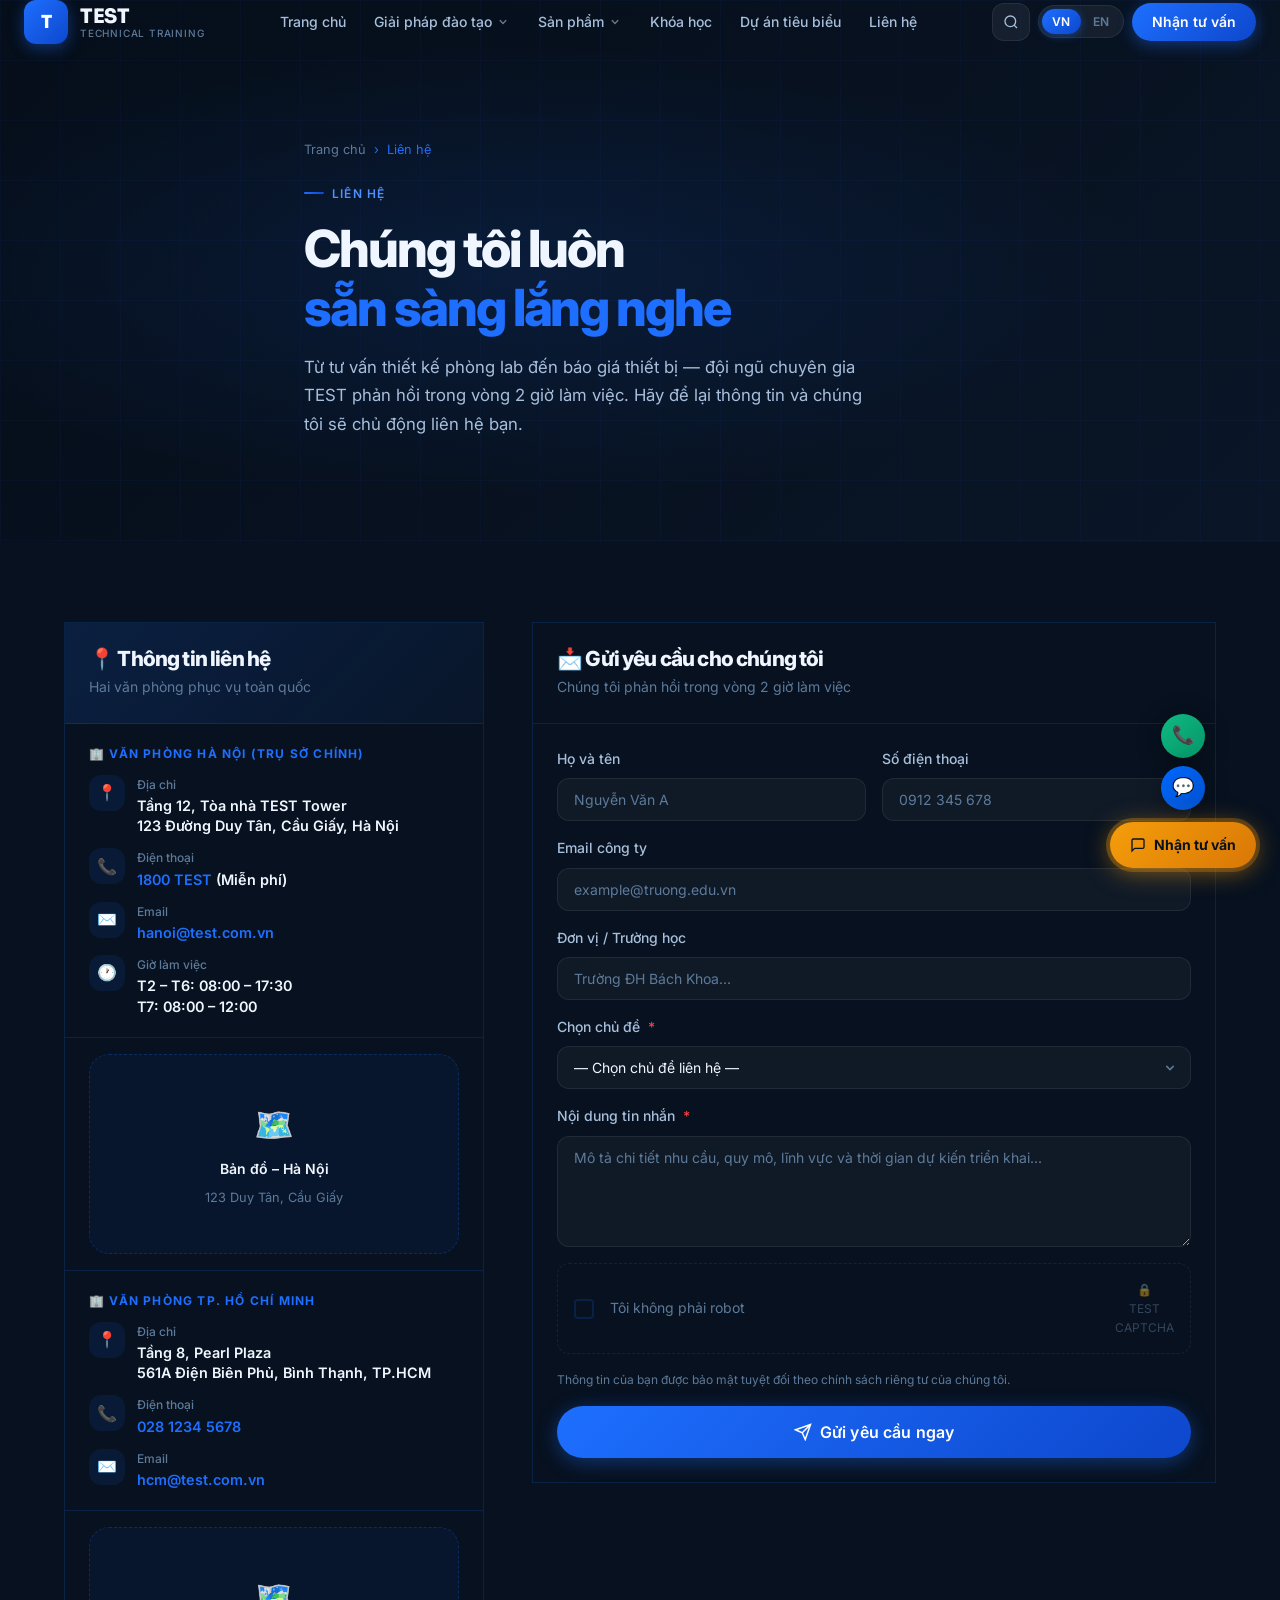
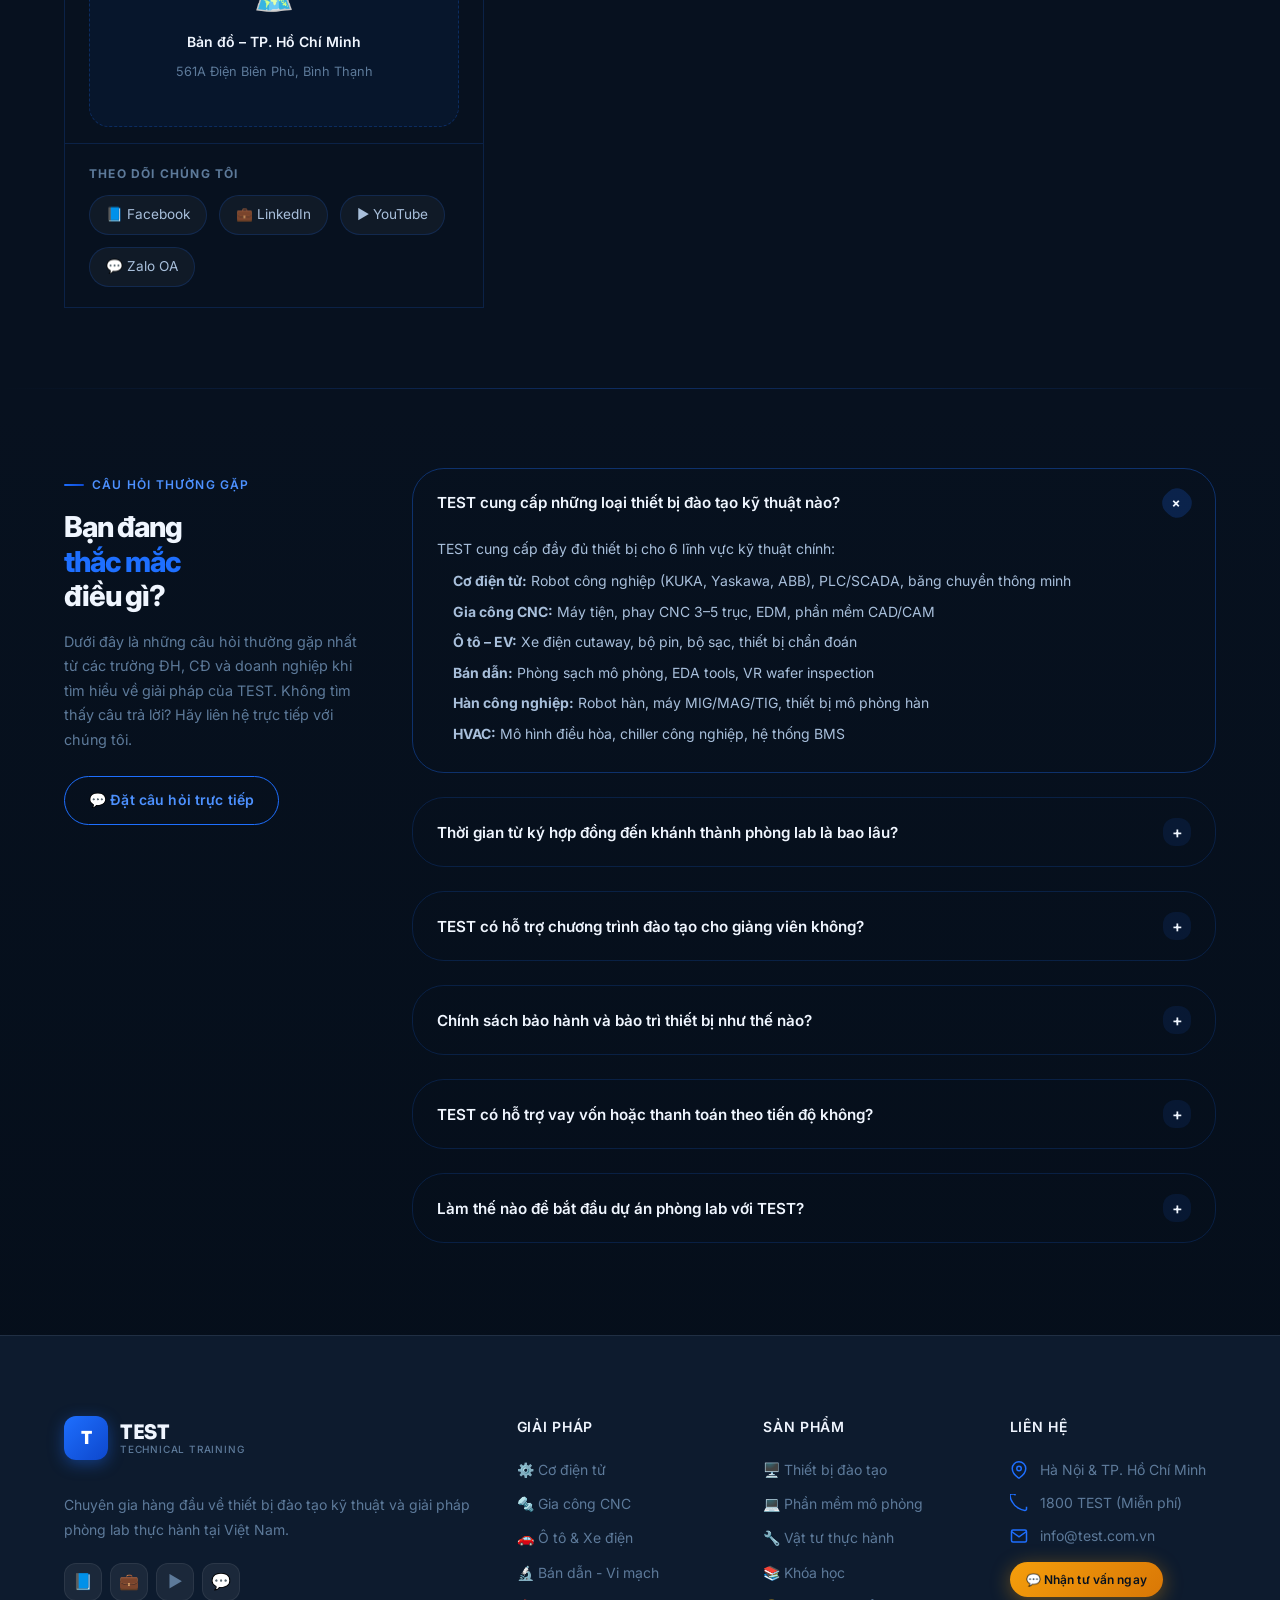
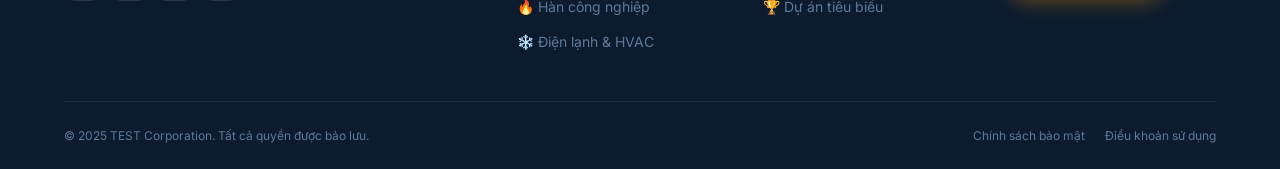
<file: lien-he.html>
﻿<!DOCTYPE html>
<html lang="vi" data-theme="dark">
<head>
  <meta charset="UTF-8">
  <meta name="viewport" content="width=device-width, initial-scale=1.0">
  <title>Liên hệ – TEST | Tư vấn &amp; Hỗ trợ Giải pháp Phòng Lab</title>
  <meta name="description" content="Liên hệ TEST để nhận tư vấn miễn phí về giải pháp phòng lab kỹ thuật, báo giá thiết bị đào tạo và hợp tác đối tác. Văn phòng Hà Nội và TP.HCM.">
  <meta name="keywords" content="liên hệ TEST, tư vấn phòng lab, báo giá thiết bị đào tạo, hỗ trợ kỹ thuật">
  <meta property="og:title" content="Liên hệ – TEST">
  <meta property="og:description" content="Đội ngũ chuyên gia TEST sẵn sàng tư vấn 24/7 cho mọi nhu cầu thiết bị đào tạo kỹ thuật">
  <meta property="og:type" content="website">
  <link rel="preconnect" href="https://fonts.googleapis.com">
  <link rel="preconnect" href="https://fonts.gstatic.com" crossorigin>
  <link href="https://fonts.googleapis.com/css2?family=Sora:wght@300;400;500;600;700;800&family=Inter:wght@300;400;500;600;700&display=swap" rel="stylesheet">
  <link rel="stylesheet" href="https://cdn.jsdelivr.net/npm/swiper@11/swiper-bundle.min.css">
  <link rel="stylesheet" href="css/main.css">
  <link rel="stylesheet" href="css/header.css">
  <link rel="stylesheet" href="css/hero.css">
  <link rel="stylesheet" href="css/components.css">
  <style>
    /* ── Back-to-top ── */
    .back-to-top {
      position: fixed;
      right: 24px; bottom: 100px;
      width: 44px; height: 44px;
      background: var(--grad-primary);
      border-radius: var(--radius-full);
      display: flex; align-items: center; justify-content: center;
      color: #fff; font-size: 18px;
      box-shadow: var(--shadow-md);
      z-index: 800;
      opacity: 0; transform: translateY(20px);
      pointer-events: none;
      transition: all var(--transition-base);
    }
    .back-to-top.visible { opacity: 1; transform: translateY(0); pointer-events: auto; }
    .back-to-top:hover { transform: translateY(-4px); box-shadow: var(--shadow-glow); }

    /* ── Error shake ── */
    @keyframes error-shake {
      0%, 100% { transform: translateX(0); }
      25% { transform: translateX(-8px); }
      75% { transform: translateX(8px); }
    }
    .error-shake { animation: error-shake 0.4s ease; border-color: var(--color-danger) !important; }

    /* ── Page Hero ── */
    .page-hero {
      padding: 140px 0 80px;
      background: linear-gradient(135deg, #050E1A 0%, #07111F 50%, #0A1628 100%);
      position: relative;
      overflow: hidden;
    }
    .page-hero::before {
      content: '';
      position: absolute; inset: 0;
      background: radial-gradient(ellipse 70% 60% at 40% 50%, rgba(30,111,255,0.12) 0%, transparent 70%);
    }
    .page-hero::after {
      content: '';
      position: absolute; inset: 0;
      background-image: linear-gradient(rgba(30,111,255,0.04) 1px, transparent 1px),
                        linear-gradient(90deg, rgba(30,111,255,0.04) 1px, transparent 1px);
      background-size: 60px 60px;
    }
    .page-hero-content { position: relative; z-index: 2; }
    .page-hero-breadcrumb {
      display: flex; align-items: center; gap: 8px;
      font-size: 0.8rem; color: var(--color-text-muted);
      margin-bottom: var(--space-4);
    }
    .page-hero-breadcrumb a { color: var(--color-text-muted); text-decoration: none; transition: color 0.2s; }
    .page-hero-breadcrumb a:hover { color: var(--color-primary); }
    .page-hero-breadcrumb span { color: var(--color-primary); }
    .page-hero h1 {
      font-family: var(--font-display);
      font-size: clamp(2rem, 5vw, 3.2rem);
      font-weight: 800;
      color: var(--color-text-primary);
      line-height: 1.15;
      margin-bottom: var(--space-4);
    }
    .page-hero h1 .accent { color: var(--color-primary); }
    .page-hero-desc {
      font-size: 1.05rem;
      color: var(--color-text-secondary);
      max-width: 560px;
      line-height: 1.7;
    }

    /* ── Contact Section ── */
    .contact-section { padding: var(--space-20) 0; }
    .contact-layout {
      display: grid;
      grid-template-columns: 420px 1fr;
      gap: var(--space-12);
      align-items: start;
    }
    @media (max-width: 1024px) { .contact-layout { grid-template-columns: 1fr; } }

    /* Left Column */
    .contact-info-card {
      background: var(--color-surface);
      border: 1px solid var(--color-border);
      border-radius: var(--radius-2xl);
      overflow: hidden;
    }
    .contact-info-header {
      padding: var(--space-6);
      background: linear-gradient(135deg, rgba(30,111,255,0.15) 0%, rgba(30,111,255,0.05) 100%);
      border-bottom: 1px solid var(--color-border);
    }
    .contact-info-header h2 {
      font-family: var(--font-display);
      font-size: 1.3rem; font-weight: 800;
      color: var(--color-text-primary);
      margin-bottom: 4px;
    }
    .contact-info-header p { font-size: 0.875rem; color: var(--color-text-muted); }

    .contact-office {
      padding: var(--space-5) var(--space-6);
      border-bottom: 1px solid var(--color-border);
    }
    .contact-office-title {
      font-size: 0.75rem; font-weight: 700; text-transform: uppercase;
      letter-spacing: 0.1em; color: var(--color-primary);
      margin-bottom: var(--space-3);
    }
    .contact-detail-row {
      display: flex; gap: var(--space-3); align-items: flex-start;
      margin-bottom: var(--space-3);
    }
    .contact-detail-row:last-child { margin-bottom: 0; }
    .contact-detail-icon {
      width: 36px; height: 36px;
      background: rgba(30,111,255,0.1);
      border-radius: var(--radius-md);
      display: flex; align-items: center; justify-content: center;
      font-size: 1rem; flex-shrink: 0;
    }
    .contact-detail-content { flex: 1; }
    .contact-detail-label {
      font-size: 0.75rem; color: var(--color-text-muted);
      font-weight: 500; margin-bottom: 2px;
    }
    .contact-detail-value {
      font-size: 0.9rem; color: var(--color-text-primary);
      font-weight: 600; line-height: 1.4;
    }
    .contact-detail-value a { color: var(--color-primary); text-decoration: none; }
    .contact-detail-value a:hover { text-decoration: underline; }

    /* Map Placeholder */
    .map-placeholder {
      height: 200px;
      background: rgba(30,111,255,0.06);
      border: 1px dashed rgba(30,111,255,0.25);
      border-radius: var(--radius-lg);
      display: flex; flex-direction: column;
      align-items: center; justify-content: center;
      gap: 8px; color: var(--color-text-muted);
      font-size: 0.875rem; cursor: pointer;
      transition: background 0.2s;
      margin: var(--space-4) var(--space-6);
    }
    .map-placeholder:hover { background: rgba(30,111,255,0.1); }
    .map-placeholder-icon { font-size: 2rem; }

    /* Social Links */
    .contact-socials {
      padding: var(--space-5) var(--space-6);
      border-top: 1px solid var(--color-border);
    }
    .contact-socials-title {
      font-size: 0.75rem; font-weight: 700; text-transform: uppercase;
      letter-spacing: 0.1em; color: var(--color-text-muted);
      margin-bottom: var(--space-3);
    }
    .contact-social-links {
      display: flex; gap: var(--space-3); flex-wrap: wrap;
    }
    .contact-social-link {
      display: flex; align-items: center; gap: 8px;
      padding: 8px 16px;
      background: rgba(255,255,255,0.04);
      border: 1px solid var(--color-border);
      border-radius: var(--radius-full);
      font-size: 0.85rem; color: var(--color-text-secondary);
      text-decoration: none;
      transition: all 0.25s;
    }
    .contact-social-link:hover {
      border-color: var(--color-primary);
      color: var(--color-primary);
      background: rgba(30,111,255,0.08);
    }

    /* Right Column – Contact Form */
    .contact-form-card {
      background: var(--color-surface);
      border: 1px solid var(--color-border);
      border-radius: var(--radius-2xl);
      overflow: hidden;
    }
    .contact-form-header {
      padding: var(--space-6);
      border-bottom: 1px solid var(--color-border);
    }
    .contact-form-header h2 {
      font-family: var(--font-display);
      font-size: 1.3rem; font-weight: 800;
      color: var(--color-text-primary);
      margin-bottom: 4px;
    }
    .contact-form-header p { font-size: 0.875rem; color: var(--color-text-muted); }
    .contact-form-body { padding: var(--space-6); }

    /* ── FAQ Accordion ── */
    .faq-section {
      padding: var(--space-20) 0;
      background: linear-gradient(180deg, rgba(7,17,31,0) 0%, rgba(5,14,26,0.8) 100%);
      position: relative;
    }
    .faq-section::before {
      content: '';
      position: absolute; top: 0; left: 0; right: 0; height: 1px;
      background: linear-gradient(90deg, transparent, rgba(30,111,255,0.3), transparent);
    }
    .faq-layout {
      display: grid; grid-template-columns: 300px 1fr;
      gap: var(--space-12); align-items: start;
    }
    @media (max-width: 900px) { .faq-layout { grid-template-columns: 1fr; } }
    .faq-left { position: sticky; top: 100px; }
    .faq-left-title {
      font-family: var(--font-display);
      font-size: 1.8rem; font-weight: 800;
      color: var(--color-text-primary);
      margin-bottom: var(--space-4);
      line-height: 1.2;
    }
    .faq-left-title .accent { color: var(--color-primary); }
    .faq-left-desc { font-size: 0.9rem; color: var(--color-text-muted); line-height: 1.7; }
    .faq-left-cta { margin-top: var(--space-6); }

    .accordion-group { display: flex; flex-direction: column; gap: var(--space-3); }
    .accordion-item {
      background: var(--color-surface);
      border: 1px solid var(--color-border);
      border-radius: var(--radius-xl);
      overflow: hidden;
      transition: border-color 0.25s;
    }
    .accordion-item:hover, .accordion-item.open { border-color: rgba(30,111,255,0.35); }
    .accordion-btn {
      width: 100%; display: flex; align-items: center; justify-content: space-between;
      padding: var(--space-5) var(--space-6);
      background: none; border: none; cursor: pointer;
      font-family: var(--font-display);
      font-size: 0.95rem; font-weight: 600;
      color: var(--color-text-primary);
      text-align: left; gap: var(--space-4);
    }
    .accordion-btn:hover { color: var(--color-primary); }
    .accordion-btn-icon {
      width: 28px; height: 28px; flex-shrink: 0;
      background: rgba(30,111,255,0.1);
      border-radius: var(--radius-md);
      display: flex; align-items: center; justify-content: center;
      font-size: 1rem; transition: transform 0.3s;
    }
    .accordion-item.open .accordion-btn-icon { transform: rotate(45deg); background: rgba(30,111,255,0.2); }
    .accordion-content {
      max-height: 0; overflow: hidden;
      transition: max-height 0.4s ease, padding 0.3s;
      padding: 0 var(--space-6);
    }
    .accordion-item.open .accordion-content { max-height: 500px; padding-bottom: var(--space-5); }
    .accordion-text {
      font-size: 0.875rem; color: var(--color-text-secondary);
      line-height: 1.75;
    }
    .accordion-text ul { padding-left: 16px; margin-top: var(--space-2); }
    .accordion-text li { margin-bottom: 6px; }
  </style>
</head>
<body data-page="contact">

<!-- ================================================================
     HEADER & NAVIGATION
     ================================================================ -->
<header class="site-header at-top" id="site-header">
  <div class="container container--wide">
    <div class="header-inner">

      <!-- Logo -->
      <a href="index.html" class="header-logo">
        <div class="logo-mark">T</div>
        <div class="logo-text">
          <span class="logo-name">TEST</span>
          <span class="logo-tagline">Technical Training</span>
        </div>
      </a>

      <!-- Main Nav -->
      <nav class="header-nav" aria-label="Main navigation">
        <div class="nav-item">
          <a href="index.html" class="nav-link">
            <span data-i18n="nav_home">Trang chủ</span>
          </a>
        </div>

        <div class="nav-item">
          <a href="giai-phap.html" class="nav-link">
            <span data-i18n="nav_solutions">Giải pháp đào tạo</span>
            <svg class="chevron" viewBox="0 0 20 20" fill="currentColor"><path fill-rule="evenodd" d="M5.293 7.293a1 1 0 011.414 0L10 10.586l3.293-3.293a1 1 0 111.414 1.414l-4 4a1 1 0 01-1.414 0l-4-4a1 1 0 010-1.414z"/></svg>
          </a>
          <div class="nav-dropdown nav-dropdown--mega">
            <div class="mega-grid">
              <div class="mega-section-title" data-i18n="nav_solutions">Giải pháp đào tạo</div>
              <a href="giai-phap.html#mechatronics" class="dropdown-link">
                <div class="dropdown-link__icon">⚙️</div>
                <div class="dropdown-link__text">
                  <span class="dropdown-link__title" data-i18n="nav_sol_mechatronics">Cơ điện tử</span>
                  <span class="dropdown-link__sub" data-i18n="nav_sol_mechatronics_sub">Robot công nghiệp, PLC/SCADA</span>
                </div>
              </a>
              <a href="giai-phap.html#cnc" class="dropdown-link">
                <div class="dropdown-link__icon">🔩</div>
                <div class="dropdown-link__text">
                  <span class="dropdown-link__title" data-i18n="nav_sol_cnc">Gia công CNC</span>
                  <span class="dropdown-link__sub" data-i18n="nav_sol_cnc_sub">Tiện, Phay, EDM, CAD/CAM</span>
                </div>
              </a>
              <a href="giai-phap.html#auto" class="dropdown-link">
                <div class="dropdown-link__icon">🚗</div>
                <div class="dropdown-link__text">
                  <span class="dropdown-link__title" data-i18n="nav_sol_auto">Ô tô &amp; Xe điện</span>
                  <span class="dropdown-link__sub" data-i18n="nav_sol_auto_sub">Chẩn đoán, Động cơ điện, EV</span>
                </div>
              </a>
              <a href="giai-phap.html#semiconductor" class="dropdown-link">
                <div class="dropdown-link__icon">🔬</div>
                <div class="dropdown-link__text">
                  <span class="dropdown-link__title" data-i18n="nav_sol_semi">Bán dẫn - Vi mạch</span>
                  <span class="dropdown-link__sub" data-i18n="nav_sol_semi_sub">IC Design, Đóng gói, VR/XR</span>
                </div>
              </a>
              <a href="giai-phap.html#welding" class="dropdown-link">
                <div class="dropdown-link__icon">🔥</div>
                <div class="dropdown-link__text">
                  <span class="dropdown-link__title" data-i18n="nav_sol_weld">Hàn công nghiệp</span>
                  <span class="dropdown-link__sub" data-i18n="nav_sol_weld_sub">MIG/MAG, TIG, Hàn robot</span>
                </div>
              </a>
              <a href="giai-phap.html#hvac" class="dropdown-link">
                <div class="dropdown-link__icon">❄️</div>
                <div class="dropdown-link__text">
                  <span class="dropdown-link__title" data-i18n="nav_sol_hvac">Điện lạnh &amp; HVAC</span>
                  <span class="dropdown-link__sub" data-i18n="nav_sol_hvac_sub">Điều hòa, Lạnh công nghiệp</span>
                </div>
              </a>
            </div>
          </div>
        </div>

        <div class="nav-item">
          <a href="san-pham.html" class="nav-link">
            <span data-i18n="nav_products">Sản phẩm</span>
            <svg class="chevron" viewBox="0 0 20 20" fill="currentColor"><path fill-rule="evenodd" d="M5.293 7.293a1 1 0 011.414 0L10 10.586l3.293-3.293a1 1 0 111.414 1.414l-4 4a1 1 0 01-1.414 0l-4-4a1 1 0 010-1.414z"/></svg>
          </a>
          <div class="nav-dropdown nav-dropdown--mega">
            <div class="mega-grid">
              <a href="san-pham.html?cat=equipment" class="dropdown-link">
                <div class="dropdown-link__icon">🖥️</div>
                <div class="dropdown-link__text">
                  <span class="dropdown-link__title" data-i18n="nav_prod_equip">Thiết bị đào tạo</span>
                  <span class="dropdown-link__sub" data-i18n="nav_prod_equip_sub">Mô hình, Bench, Panel</span>
                </div>
              </a>
              <a href="san-pham.html?cat=software" class="dropdown-link">
                <div class="dropdown-link__icon">💻</div>
                <div class="dropdown-link__text">
                  <span class="dropdown-link__title" data-i18n="nav_prod_software">Phần mềm mô phỏng</span>
                  <span class="dropdown-link__sub" data-i18n="nav_prod_software_sub">CAD/CAM/CAE, EDA, VR</span>
                </div>
              </a>
              <a href="san-pham.html?cat=materials" class="dropdown-link">
                <div class="dropdown-link__icon">🔧</div>
                <div class="dropdown-link__text">
                  <span class="dropdown-link__title" data-i18n="nav_prod_materials">Vật tư thực hành</span>
                  <span class="dropdown-link__sub" data-i18n="nav_prod_materials_sub">Linh kiện, PCB, mẫu thử</span>
                </div>
              </a>
            </div>
          </div>
        </div>

        <div class="nav-item">
          <a href="khoa-hoc.html" class="nav-link">
            <span data-i18n="nav_courses">Khóa học</span>
          </a>
        </div>
        <div class="nav-item">
          <a href="du-an.html" class="nav-link">
            <span data-i18n="nav_projects">Dự án tiêu biểu</span>
          </a>
        </div>
        <div class="nav-item">
          <a href="lien-he.html" class="nav-link active">
            <span data-i18n="nav_contact">Liên hệ</span>
          </a>
        </div>
      </nav>

      <!-- Header Actions -->
      <div class="header-actions">
        <button class="btn-search" data-search-open aria-label="Tìm kiếm" id="btn-search">
          <svg viewBox="0 0 24 24" fill="none" stroke="currentColor" stroke-width="2">
            <circle cx="11" cy="11" r="8"/><path d="m21 21-4.35-4.35"/>
          </svg>
        </button>
        <div class="lang-toggle" role="group" aria-label="Language selector">
          <button class="lang-btn active" data-lang="vn" id="lang-vn">VN</button>
          <button class="lang-btn" data-lang="en" id="lang-en">EN</button>
        </div>
        <a href="#" class="btn-header-cta" data-modal-open="modal-consult" id="header-cta">
          <span data-i18n="btn_consult">Nhận tư vấn</span>
        </a>
        <button class="hamburger" id="hamburger" aria-label="Menu">
          <span></span><span></span><span></span>
        </button>
      </div>

    </div>
  </div>
</header>

<!-- Mobile Nav Drawer -->
<nav class="mobile-nav" id="mobile-nav" aria-label="Mobile navigation">
  <div class="mobile-nav-item">
    <a href="index.html" class="mobile-nav-link"><span data-i18n="nav_home">Trang chủ</span></a>
  </div>
  <div class="mobile-nav-item">
    <div class="mobile-nav-link" data-toggle="mob-solutions">
      <span data-i18n="nav_solutions">Giải pháp đào tạo</span>
      <svg class="chevron" width="20" height="20" viewBox="0 0 20 20" fill="currentColor"><path fill-rule="evenodd" d="M5.293 7.293a1 1 0 011.414 0L10 10.586l3.293-3.293a1 1 0 111.414 1.414l-4 4a1 1 0 01-1.414 0l-4-4a1 1 0 010-1.414z"/></svg>
    </div>
    <div class="mobile-sub" id="mob-solutions">
      <a href="giai-phap.html#mechatronics" class="mobile-sub-link">⚙️ Cơ điện tử</a>
      <a href="giai-phap.html#cnc" class="mobile-sub-link">🔩 Gia công CNC</a>
      <a href="giai-phap.html#auto" class="mobile-sub-link">🚗 Ô tô &amp; Xe điện</a>
      <a href="giai-phap.html#semiconductor" class="mobile-sub-link">🔬 Bán dẫn - Vi mạch</a>
      <a href="giai-phap.html#welding" class="mobile-sub-link">🔥 Hàn công nghiệp</a>
      <a href="giai-phap.html#hvac" class="mobile-sub-link">❄️ Điện lạnh &amp; HVAC</a>
    </div>
  </div>
  <div class="mobile-nav-item">
    <a href="san-pham.html" class="mobile-nav-link"><span data-i18n="nav_products">Sản phẩm</span></a>
  </div>
  <div class="mobile-nav-item">
    <a href="khoa-hoc.html" class="mobile-nav-link"><span data-i18n="nav_courses">Khóa học</span></a>
  </div>
  <div class="mobile-nav-item">
    <a href="du-an.html" class="mobile-nav-link"><span data-i18n="nav_projects">Dự án tiêu biểu</span></a>
  </div>
  <div class="mobile-nav-item">
    <a href="lien-he.html" class="mobile-nav-link"><span data-i18n="nav_contact">Liên hệ</span></a>
  </div>
  <div class="mobile-nav-footer">
    <a href="#" class="btn btn--primary btn--lg" data-modal-open="modal-consult" style="width:100%;justify-content:center;">
      <span data-i18n="btn_consult">Nhận tư vấn</span>
    </a>
    <a href="#" class="btn btn--outline btn--lg" data-modal-open="modal-quote" style="width:100%;justify-content:center;">
      <span data-i18n="btn_quote">Yêu cầu báo giá</span>
    </a>
  </div>
</nav>

<!-- Search Overlay -->
<div class="search-overlay" id="search-overlay">
  <div class="search-inner">
    <div class="search-input-wrapper">
      <svg class="search-icon" viewBox="0 0 24 24" fill="none" stroke="currentColor" stroke-width="2">
        <circle cx="11" cy="11" r="8"/><path d="m21 21-4.35-4.35"/>
      </svg>
      <input type="search" class="search-input" id="search-input" data-i18n-ph="nav_search_placeholder" placeholder="Tìm kiếm giải pháp, sản phẩm...">
      <button class="search-close" data-search-close aria-label="Đóng tìm kiếm">✕</button>
    </div>
    <div class="search-hints">
      <span style="font-size:0.75rem;color:var(--color-text-muted)" data-i18n="nav_search_hints">Gợi ý:</span>
      <span class="search-hint" data-i18n="nav_hint_semi">Bán dẫn vi mạch</span>
      <span class="search-hint" data-i18n="nav_hint_cnc">Thiết bị CNC</span>
      <span class="search-hint" data-i18n="nav_hint_lab">Thiết kế phòng lab</span>
      <span class="search-hint" data-i18n="nav_hint_train">Đào tạo giảng viên</span>
    </div>
  </div>
</div>

<!-- ================================================================
     PAGE HERO
     ================================================================ -->
<section class="page-hero" id="page-hero">
  <div class="container page-hero-content">
    <div class="page-hero-breadcrumb" data-aos="fade-up">
      <a href="index.html" data-i18n="nav_home">Trang chủ</a>
      <span>›</span>
      <span data-i18n="nav_contact">Liên hệ</span>
    </div>
    <div class="section-label" data-aos="fade-up" data-aos-delay="50" data-i18n="nav_contact">Liên hệ với chúng tôi</div>
    <h1 data-aos="fade-up" data-aos-delay="100">
      Chúng tôi luôn<br><span class="accent">sẵn sàng lắng nghe</span>
    </h1>
    <p class="page-hero-desc" data-aos="fade-up" data-aos-delay="150" data-i18n="contact_hero_desc">
      Từ tư vấn thiết kế phòng lab đến báo giá thiết bị — đội ngũ chuyên gia TEST phản hồi trong vòng 2 giờ làm việc. Hãy để lại thông tin và chúng tôi sẽ chủ động liên hệ bạn.
    </p>
  </div>
</section>

<!-- ================================================================
     CONTACT SECTION (2-column layout)
     ================================================================ -->
<section class="contact-section" id="contact-main">
  <div class="container">
    <div class="contact-layout">

      <!-- ── LEFT COLUMN: Contact Info ── -->
      <div data-aos="fade-right">
        <div class="contact-info-card">
          <div class="contact-info-header">
            <h2>📍 Thông tin liên hệ</h2>
            <p>Hai văn phòng phục vụ toàn quốc</p>
          </div>

          <!-- Hà Nội Office -->
          <div class="contact-office">
            <div class="contact-office-title">🏢 Văn phòng Hà Nội (Trụ sở chính)</div>
            <div class="contact-detail-row">
              <div class="contact-detail-icon">📍</div>
              <div class="contact-detail-content">
                <div class="contact-detail-label">Địa chỉ</div>
                <div class="contact-detail-value">Tầng 12, Tòa nhà TEST Tower<br>123 Đường Duy Tân, Cầu Giấy, Hà Nội</div>
              </div>
            </div>
            <div class="contact-detail-row">
              <div class="contact-detail-icon">📞</div>
              <div class="contact-detail-content">
                <div class="contact-detail-label">Điện thoại</div>
                <div class="contact-detail-value"><a href="tel:18001234">1800 TEST</a> (Miễn phí)</div>
              </div>
            </div>
            <div class="contact-detail-row">
              <div class="contact-detail-icon">✉️</div>
              <div class="contact-detail-content">
                <div class="contact-detail-label">Email</div>
                <div class="contact-detail-value"><a href="mailto:hanoi@test.com.vn">hanoi@test.com.vn</a></div>
              </div>
            </div>
            <div class="contact-detail-row">
              <div class="contact-detail-icon">🕐</div>
              <div class="contact-detail-content">
                <div class="contact-detail-label">Giờ làm việc</div>
                <div class="contact-detail-value">T2 – T6: 08:00 – 17:30<br>T7: 08:00 – 12:00</div>
              </div>
            </div>
          </div>

          <!-- Map Placeholder HN -->
          <div class="map-placeholder" id="map-hanoi" role="img" aria-label="Bản đồ văn phòng Hà Nội">
            <div class="map-placeholder-icon">🗺️</div>
            <span style="font-weight:600;color:var(--color-text-primary);">Bản đồ – Hà Nội</span>
            <span style="font-size:0.8rem;">123 Duy Tân, Cầu Giấy</span>
          </div>

          <!-- TP.HCM Office -->
          <div class="contact-office" style="border-top:1px solid var(--color-border);">
            <div class="contact-office-title">🏢 Văn phòng TP. Hồ Chí Minh</div>
            <div class="contact-detail-row">
              <div class="contact-detail-icon">📍</div>
              <div class="contact-detail-content">
                <div class="contact-detail-label">Địa chỉ</div>
                <div class="contact-detail-value">Tầng 8, Pearl Plaza<br>561A Điện Biên Phủ, Bình Thạnh, TP.HCM</div>
              </div>
            </div>
            <div class="contact-detail-row">
              <div class="contact-detail-icon">📞</div>
              <div class="contact-detail-content">
                <div class="contact-detail-label">Điện thoại</div>
                <div class="contact-detail-value"><a href="tel:02812345678">028 1234 5678</a></div>
              </div>
            </div>
            <div class="contact-detail-row">
              <div class="contact-detail-icon">✉️</div>
              <div class="contact-detail-content">
                <div class="contact-detail-label">Email</div>
                <div class="contact-detail-value"><a href="mailto:hcm@test.com.vn">hcm@test.com.vn</a></div>
              </div>
            </div>
          </div>

          <!-- Map Placeholder HCM -->
          <div class="map-placeholder" id="map-hcm" role="img" aria-label="Bản đồ văn phòng TP.HCM">
            <div class="map-placeholder-icon">🗺️</div>
            <span style="font-weight:600;color:var(--color-text-primary);">Bản đồ – TP. Hồ Chí Minh</span>
            <span style="font-size:0.8rem;">561A Điện Biên Phủ, Bình Thạnh</span>
          </div>

          <!-- Social Media -->
          <div class="contact-socials">
            <div class="contact-socials-title">Theo dõi chúng tôi</div>
            <div class="contact-social-links">
              <a href="#" class="contact-social-link" id="social-fb" aria-label="Facebook TEST">📘 Facebook</a>
              <a href="#" class="contact-social-link" id="social-li" aria-label="LinkedIn TEST">💼 LinkedIn</a>
              <a href="#" class="contact-social-link" id="social-yt" aria-label="YouTube TEST">▶️ YouTube</a>
              <a href="#" class="contact-social-link" id="social-zalo" aria-label="Zalo TEST">💬 Zalo OA</a>
            </div>
          </div>
        </div>
      </div>

      <!-- ── RIGHT COLUMN: Contact Form ── -->
      <div data-aos="fade-left" data-aos-delay="100">
        <div class="contact-form-card">
          <div class="contact-form-header">
            <h2>📩 Gửi yêu cầu cho chúng tôi</h2>
            <p>Chúng tôi phản hồi trong vòng 2 giờ làm việc</p>
          </div>
          <div class="contact-form-body">
            <form data-form id="form-contact" novalidate>

              <!-- Row: Name + Phone -->
              <div class="form-row">
                <div class="form-group">
                  <label class="form-label" for="contact-name" data-i18n="form_name">
                    Họ và tên <span class="required">*</span>
                  </label>
                  <input class="form-control" id="contact-name" type="text" required
                         placeholder="Nguyễn Văn A" data-i18n-ph="form_name_placeholder">
                  <span class="form-error">Vui lòng nhập họ tên</span>
                </div>
                <div class="form-group">
                  <label class="form-label" for="contact-phone" data-i18n="form_phone">
                    Số điện thoại <span class="required">*</span>
                  </label>
                  <input class="form-control" id="contact-phone" type="tel" required data-phone
                         placeholder="0912 345 678" data-i18n-ph="form_phone_placeholder">
                  <span class="form-error">Số điện thoại không hợp lệ</span>
                </div>
              </div>

              <!-- Email -->
              <div class="form-group">
                <label class="form-label" for="contact-email" data-i18n="form_email">
                  Email <span class="required">*</span>
                </label>
                <input class="form-control" id="contact-email" type="email" required
                       placeholder="ten@donvi.edu.vn" data-i18n-ph="form_email_placeholder">
                <span class="form-error">Email không hợp lệ</span>
              </div>

              <!-- Đơn vị -->
              <div class="form-group">
                <label class="form-label" for="contact-org" data-i18n="form_org">Đơn vị / Tổ chức</label>
                <input class="form-control" id="contact-org" type="text"
                       placeholder="Trường ĐH, Cao đẳng, Doanh nghiệp..." data-i18n-ph="form_org_placeholder">
              </div>

              <!-- Chủ đề dropdown -->
              <div class="form-group">
                <label class="form-label" for="contact-topic">Chọn chủ đề <span class="required">*</span></label>
                <select class="form-control" id="contact-topic" required>
                  <option value="" disabled selected>— Chọn chủ đề liên hệ —</option>
                  <option value="consult">💡 Tư vấn giải pháp phòng lab</option>
                  <option value="quote">💰 Báo giá sản phẩm / thiết bị</option>
                  <option value="partner">🤝 Hợp tác đối tác</option>
                  <option value="support">🔧 Hỗ trợ kỹ thuật</option>
                  <option value="other">📋 Khác</option>
                </select>
                <span class="form-error">Vui lòng chọn chủ đề</span>
              </div>

              <!-- Nội dung -->
              <div class="form-group">
                <label class="form-label" for="contact-message">Nội dung tin nhắn <span class="required">*</span></label>
                <textarea class="form-control" id="contact-message" rows="5" required
                          placeholder="Mô tả chi tiết nhu cầu, quy mô, lĩnh vực và thời gian dự kiến triển khai..."></textarea>
                <span class="form-error">Vui lòng nhập nội dung</span>
              </div>

              <!-- Captcha -->
              <div class="form-group">
                <div class="captcha-placeholder">
                  <div class="captcha-checkbox" id="contact-captcha" tabindex="0"
                       role="checkbox" aria-checked="false" aria-label="Xác nhận tôi không phải robot"></div>
                  <span data-i18n="captcha_label">Tôi không phải robot</span>
                  <div class="captcha-logo">🔒<br>TEST<br>CAPTCHA</div>
                </div>
              </div>

              <p class="form-hint" data-i18n="form_privacy" style="margin-bottom:var(--space-4);">
                🔐 Thông tin của bạn được bảo mật tuyệt đối theo chính sách GDPR.
              </p>

              <!-- Submit -->
              <button type="submit" class="btn btn--primary btn--lg" style="width:100%;" id="contact-submit-btn">
                <svg width="18" height="18" viewBox="0 0 24 24" fill="none" stroke="currentColor" stroke-width="2"><path d="M22 2 11 13M22 2l-7 20-4-9-9-4 20-7z"/></svg>
                <span>Gửi yêu cầu ngay</span>
              </button>

            </form>
          </div>
        </div>
      </div>

    </div>
  </div>
</section>

<!-- ================================================================
     FAQ SECTION
     ================================================================ -->
<section class="faq-section" id="faq">
  <div class="container">

    <div class="faq-layout">

      <!-- Left Sidebar -->
      <div class="faq-left" data-aos="fade-right">
        <div class="section-label" data-i18n="faq_label">Câu hỏi thường gặp</div>
        <h2 class="faq-left-title">
          Bạn đang<br><span class="accent">thắc mắc</span><br>điều gì?
        </h2>
        <p class="faq-left-desc">
          Dưới đây là những câu hỏi thường gặp nhất từ các trường ĐH, CĐ và doanh nghiệp khi tìm hiểu về giải pháp của TEST. Không tìm thấy câu trả lời? Hãy liên hệ trực tiếp với chúng tôi.
        </p>
        <div class="faq-left-cta">
          <a href="#contact-main" class="btn btn--outline" id="faq-contact-btn">💬 Đặt câu hỏi trực tiếp</a>
        </div>
      </div>

      <!-- Accordion List -->
      <div data-aos="fade-left" data-aos-delay="100">
        <div class="accordion-group" id="faq-accordion">

          <!-- FAQ 1 -->
          <div class="accordion-item open" id="faq-item-1">
            <button class="accordion-btn" aria-expanded="true" aria-controls="faq-answer-1" id="faq-btn-1">
              <span>TEST cung cấp những loại thiết bị đào tạo kỹ thuật nào?</span>
              <div class="accordion-btn-icon">+</div>
            </button>
            <div class="accordion-content" id="faq-answer-1" role="region" aria-labelledby="faq-btn-1">
              <div class="accordion-text">
                <p>TEST cung cấp đầy đủ thiết bị cho 6 lĩnh vực kỹ thuật chính:</p>
                <ul>
                  <li><strong>Cơ điện tử:</strong> Robot công nghiệp (KUKA, Yaskawa, ABB), PLC/SCADA, băng chuyền thông minh</li>
                  <li><strong>Gia công CNC:</strong> Máy tiện, phay CNC 3–5 trục, EDM, phần mềm CAD/CAM</li>
                  <li><strong>Ô tô – EV:</strong> Xe điện cutaway, bộ pin, bộ sạc, thiết bị chẩn đoán</li>
                  <li><strong>Bán dẫn:</strong> Phòng sạch mô phỏng, EDA tools, VR wafer inspection</li>
                  <li><strong>Hàn công nghiệp:</strong> Robot hàn, máy MIG/MAG/TIG, thiết bị mô phỏng hàn</li>
                  <li><strong>HVAC:</strong> Mô hình điều hòa, chiller công nghiệp, hệ thống BMS</li>
                </ul>
              </div>
            </div>
          </div>

          <!-- FAQ 2 -->
          <div class="accordion-item" id="faq-item-2">
            <button class="accordion-btn" aria-expanded="false" aria-controls="faq-answer-2" id="faq-btn-2">
              <span>Thời gian từ ký hợp đồng đến khánh thành phòng lab là bao lâu?</span>
              <div class="accordion-btn-icon">+</div>
            </button>
            <div class="accordion-content" id="faq-answer-2" role="region" aria-labelledby="faq-btn-2">
              <div class="accordion-text">
                <p>Thời gian triển khai phụ thuộc vào quy mô dự án:</p>
                <ul>
                  <li><strong>Phòng lab nhỏ (1–2 lĩnh vực, &lt;20 thiết bị):</strong> 2–3 tháng</li>
                  <li><strong>Phòng lab trung bình (3–5 lĩnh vực):</strong> 4–6 tháng</li>
                  <li><strong>Trung tâm đào tạo quy mô lớn:</strong> 8–12 tháng</li>
                </ul>
                <p>Quy trình gồm 4 bước: Khảo sát → Thiết kế &amp; Duyệt → Lắp đặt → Nghiệm thu &amp; Đào tạo vận hành.</p>
              </div>
            </div>
          </div>

          <!-- FAQ 3 -->
          <div class="accordion-item" id="faq-item-3">
            <button class="accordion-btn" aria-expanded="false" aria-controls="faq-answer-3" id="faq-btn-3">
              <span>TEST có hỗ trợ chương trình đào tạo cho giảng viên không?</span>
              <div class="accordion-btn-icon">+</div>
            </button>
            <div class="accordion-content" id="faq-answer-3" role="region" aria-labelledby="faq-btn-3">
              <div class="accordion-text">
                <p>Có. TEST cung cấp chương trình <strong>Train-the-Trainer</strong> đặc biệt cho giảng viên các trường dạy nghề và ĐH kỹ thuật, bao gồm:</p>
                <ul>
                  <li>Đào tạo vận hành thiết bị thực tế (30–80 giờ tùy lĩnh vực)</li>
                  <li>Cung cấp giáo án, bài lab có sẵn theo tiêu chuẩn quốc tế</li>
                  <li>Cấp chứng chỉ được công nhận bởi nhà sản xuất thiết bị</li>
                  <li>Hỗ trợ trực tuyến 12 tháng sau đào tạo</li>
                </ul>
              </div>
            </div>
          </div>

          <!-- FAQ 4 -->
          <div class="accordion-item" id="faq-item-4">
            <button class="accordion-btn" aria-expanded="false" aria-controls="faq-answer-4" id="faq-btn-4">
              <span>Chính sách bảo hành và bảo trì thiết bị như thế nào?</span>
              <div class="accordion-btn-icon">+</div>
            </button>
            <div class="accordion-content" id="faq-answer-4" role="region" aria-labelledby="faq-btn-4">
              <div class="accordion-text">
                <p>TEST cung cấp chính sách hậu mãi toàn diện:</p>
                <ul>
                  <li><strong>Bảo hành:</strong> 12–24 tháng tùy thiết bị (theo chính sách nhà sản xuất)</li>
                  <li><strong>Bảo trì định kỳ:</strong> 2 lần/năm trong suốt thời gian hợp đồng</li>
                  <li><strong>Hỗ trợ kỹ thuật:</strong> Hotline 24/7, phản hồi trong 4 giờ</li>
                  <li><strong>Phụ tùng thay thế:</strong> Kho phụ tùng tại Hà Nội &amp; TP.HCM sẵn sàng 24/7</li>
                </ul>
              </div>
            </div>
          </div>

          <!-- FAQ 5 -->
          <div class="accordion-item" id="faq-item-5">
            <button class="accordion-btn" aria-expanded="false" aria-controls="faq-answer-5" id="faq-btn-5">
              <span>TEST có hỗ trợ vay vốn hoặc thanh toán theo tiến độ không?</span>
              <div class="accordion-btn-icon">+</div>
            </button>
            <div class="accordion-content" id="faq-answer-5" role="region" aria-labelledby="faq-btn-5">
              <div class="accordion-text">
                <p>TEST linh hoạt hỗ trợ nhiều hình thức thanh toán phù hợp với cơ sở giáo dục và doanh nghiệp:</p>
                <ul>
                  <li><strong>Thanh toán theo tiến độ:</strong> Chia 3–4 đợt theo mốc dự án</li>
                  <li><strong>Hợp đồng thuê-mua:</strong> Dùng thiết bị ngay, trả dần trong 24–36 tháng</li>
                  <li><strong>Hỗ trợ tiếp cận nguồn vốn:</strong> Kết nối các ngân hàng đối tác ưu đãi lãi suất thấp cho giáo dục</li>
                  <li><strong>Gói chia sẻ chi phí:</strong> Dành cho các trường CĐ nghề khu vực khó khăn</li>
                </ul>
              </div>
            </div>
          </div>

          <!-- FAQ 6 -->
          <div class="accordion-item" id="faq-item-6">
            <button class="accordion-btn" aria-expanded="false" aria-controls="faq-answer-6" id="faq-btn-6">
              <span>Làm thế nào để bắt đầu dự án phòng lab với TEST?</span>
              <div class="accordion-btn-icon">+</div>
            </button>
            <div class="accordion-content" id="faq-answer-6" role="region" aria-labelledby="faq-btn-6">
              <div class="accordion-text">
                <p>Chỉ cần 3 bước đơn giản để khởi động dự án với TEST:</p>
                <ul>
                  <li><strong>1. Liên hệ tư vấn:</strong> Điền form trên trang này hoặc gọi hotline 1800 TEST — hoàn toàn miễn phí</li>
                  <li><strong>2. Họp khảo sát:</strong> Chuyên gia TEST đến trực tiếp đánh giá không gian và nhu cầu trong 1–2 ngày làm việc</li>
                  <li><strong>3. Nhận đề xuất:</strong> TEST trình bày phương án thiết kế và báo giá chi tiết trong 5 ngày làm việc</li>
                </ul>
                <p>Toàn bộ quá trình tư vấn ban đầu không tốn bất kỳ chi phí nào.</p>
              </div>
            </div>
          </div>

        </div>
      </div>
    </div>

  </div>
</section>

<!-- ================================================================
     FOOTER
     ================================================================ -->
<footer class="site-footer" id="footer">
  <div class="container">
    <div class="footer-grid">
      <!-- Brand -->
      <div>
        <a href="index.html" class="header-logo" style="display:inline-flex;margin-bottom:var(--space-4);">
          <div class="logo-mark">T</div>
          <div class="logo-text">
            <span class="logo-name">TEST</span>
            <span class="logo-tagline">Technical Training</span>
          </div>
        </a>
        <p class="footer-brand-desc" data-i18n="footer_desc">Chuyên gia hàng đầu về thiết bị đào tạo kỹ thuật và giải pháp phòng lab thực hành tại Việt Nam.</p>
        <div class="footer-socials">
          <a href="#" class="footer-social" aria-label="Facebook">📘</a>
          <a href="#" class="footer-social" aria-label="LinkedIn">💼</a>
          <a href="#" class="footer-social" aria-label="YouTube">▶️</a>
          <a href="#" class="footer-social" aria-label="Zalo">💬</a>
        </div>
      </div>

      <!-- Solutions -->
      <div>
        <div class="footer-col-title" data-i18n="footer_solutions">Giải pháp</div>
        <div class="footer-links">
          <a href="giai-phap.html#mechatronics" class="footer-link">⚙️ Cơ điện tử</a>
          <a href="giai-phap.html#cnc" class="footer-link">🔩 Gia công CNC</a>
          <a href="giai-phap.html#auto" class="footer-link">🚗 Ô tô &amp; Xe điện</a>
          <a href="giai-phap.html#semiconductor" class="footer-link">🔬 Bán dẫn - Vi mạch</a>
          <a href="giai-phap.html#welding" class="footer-link">🔥 Hàn công nghiệp</a>
          <a href="giai-phap.html#hvac" class="footer-link">❄️ Điện lạnh &amp; HVAC</a>
        </div>
      </div>

      <!-- Products -->
      <div>
        <div class="footer-col-title" data-i18n="footer_products">Sản phẩm</div>
        <div class="footer-links">
          <a href="san-pham.html?cat=equipment" class="footer-link">🖥️ Thiết bị đào tạo</a>
          <a href="san-pham.html?cat=software" class="footer-link">💻 Phần mềm mô phỏng</a>
          <a href="san-pham.html?cat=materials" class="footer-link">🔧 Vật tư thực hành</a>
          <a href="khoa-hoc.html" class="footer-link">📚 Khóa học</a>
          <a href="du-an.html" class="footer-link">🏆 Dự án tiêu biểu</a>
        </div>
      </div>

      <!-- Contact -->
      <div>
        <div class="footer-col-title" data-i18n="nav_contact">Liên hệ</div>
        <div class="footer-contact-item">
          <svg class="footer-contact-icon" viewBox="0 0 24 24" fill="none" stroke="currentColor" stroke-width="2"><path d="M21 10c0 7-9 13-9 13s-9-6-9-13a9 9 0 0118 0z"/><circle cx="12" cy="10" r="3"/></svg>
          <span>Hà Nội &amp; TP. Hồ Chí Minh</span>
        </div>
        <div class="footer-contact-item">
          <svg class="footer-contact-icon" viewBox="0 0 24 24" fill="none" stroke="currentColor" stroke-width="2"><path d="M22 16.92v3a2 2 0 01-2.18 2 19.79 19.79 0 01-8.63-3.07A19.5 19.5 0 013.07 10.63a19.79 19.79 0 01-3.07-8.67A2 2 0 012 0h3a2 2 0 012 1.72..."/></svg>
          <span>1800 TEST (Miễn phí)</span>
        </div>
        <div class="footer-contact-item">
          <svg class="footer-contact-icon" viewBox="0 0 24 24" fill="none" stroke="currentColor" stroke-width="2"><path d="M4 4h16c1.1 0 2 .9 2 2v12c0 1.1-.9 2-2 2H4c-1.1 0-2-.9-2-2V6c0-1.1.9-2 2-2z"/><polyline points="22,6 12,13 2,6"/></svg>
          <span>info@test.com.vn</span>
        </div>
        <div style="margin-top:var(--space-4);">
          <a href="#" class="btn btn--accent btn--sm" data-modal-open="modal-consult">💬 Nhận tư vấn ngay</a>
        </div>
      </div>
    </div>

    <div class="footer-bottom">
      <span data-i18n="footer_copyright">© 2025 TEST Corporation. Tất cả quyền được bảo lưu.</span>
      <div class="footer-bottom-links">
        <a href="#" class="footer-bottom-link" data-i18n="footer_privacy">Chính sách bảo mật</a>
        <a href="#" class="footer-bottom-link" data-i18n="footer_terms">Điều khoản sử dụng</a>
      </div>
    </div>
  </div>
</footer>

<!-- Sticky CTA -->
<div class="sticky-cta" id="sticky-cta">
  <div class="sticky-quick-contacts">
    <a href="tel:1800TEST" class="quick-contact-btn quick-contact-btn--phone" title="Gọi ngay" aria-label="Gọi điện">📞</a>
    <a href="#" class="quick-contact-btn quick-contact-btn--zalo" title="Zalo" aria-label="Zalo">💬</a>
  </div>
  <a href="#" class="sticky-cta-btn" data-modal-open="modal-consult" id="sticky-consult-btn">
    <svg viewBox="0 0 24 24" fill="none" stroke="currentColor" stroke-width="2"><path d="M21 15a2 2 0 01-2 2H7l-4 4V5a2 2 0 012-2h14a2 2 0 012 2z"/></svg>
    <span data-i18n="btn_consult">Nhận tư vấn</span>
  </a>
</div>

<button class="back-to-top" id="back-to-top" aria-label="Về đầu trang">↑</button>

<!-- ================================================================
     MODAL: CONSULT
     ================================================================ -->
<div class="overlay-backdrop" id="overlay-backdrop"></div>
<div class="modal" id="modal-consult" role="dialog" aria-modal="true" aria-labelledby="modal-consult-title">
  <div class="modal-header">
    <h3 class="modal-title" id="modal-consult-title" data-i18n="popup_consult_title">Đăng ký nhận tư vấn</h3>
    <button class="modal-close" data-modal-close aria-label="Đóng">✕</button>
  </div>
  <div class="modal-body">
    <form data-form id="form-consult" novalidate>
      <div class="form-row">
        <div class="form-group">
          <label class="form-label" for="consult-name" data-i18n="form_name">Họ và tên <span class="required">*</span></label>
          <input class="form-control" id="consult-name" type="text" required data-i18n-ph="form_name_placeholder" placeholder="Nguyễn Văn A">
          <span class="form-error">Vui lòng nhập họ tên</span>
        </div>
        <div class="form-group">
          <label class="form-label" for="consult-phone" data-i18n="form_phone">Số điện thoại <span class="required">*</span></label>
          <input class="form-control" id="consult-phone" type="tel" required data-phone data-i18n-ph="form_phone_placeholder" placeholder="0912 345 678">
          <span class="form-error">Số điện thoại không hợp lệ</span>
        </div>
      </div>
      <div class="form-group">
        <label class="form-label" for="consult-email" data-i18n="form_email">Email công ty <span class="required">*</span></label>
        <input class="form-control" id="consult-email" type="email" required data-i18n-ph="form_email_placeholder" placeholder="example@truong.edu.vn">
        <span class="form-error">Email không hợp lệ</span>
      </div>
      <div class="form-group">
        <label class="form-label" for="consult-org" data-i18n="form_org">Đơn vị / Trường học</label>
        <input class="form-control" id="consult-org" type="text" data-i18n-ph="form_org_placeholder" placeholder="Trường ĐH Bách Khoa...">
      </div>
      <div class="form-group">
        <label class="form-label" for="consult-need" data-i18n="form_need">Nhu cầu cụ thể</label>
        <textarea class="form-control" id="consult-need" rows="3" data-i18n-ph="form_need_placeholder" placeholder="Mô tả yêu cầu của bạn..."></textarea>
      </div>
      <div class="form-group">
        <div class="captcha-placeholder">
          <div class="captcha-checkbox" tabindex="0" role="checkbox" aria-checked="false" aria-label="Xác nhận tôi không phải robot"></div>
          <span data-i18n="captcha_label">Tôi không phải robot</span>
          <div class="captcha-logo">🔒<br>TEST<br>CAPTCHA</div>
        </div>
      </div>
      <p class="form-hint" data-i18n="form_privacy">Thông tin của bạn được bảo mật tuyệt đối.</p>
      <div style="margin-top:var(--space-4);">
        <button type="submit" class="btn btn--primary btn--lg" style="width:100%;" data-i18n="form_submit_consult">Gửi yêu cầu tư vấn</button>
      </div>
    </form>
  </div>
</div>

<!-- MODAL: QUOTE -->
<div class="modal" id="modal-quote" role="dialog" aria-modal="true" aria-labelledby="modal-quote-title">
  <div class="modal-header">
    <h3 class="modal-title" id="modal-quote-title" data-i18n="popup_quote_title">Yêu cầu báo giá</h3>
    <button class="modal-close" data-modal-close aria-label="Đóng">✕</button>
  </div>
  <div class="modal-body">
    <form data-form id="form-quote" novalidate>
      <div class="form-row">
        <div class="form-group">
          <label class="form-label" for="quote-name" data-i18n="form_name">Họ và tên <span class="required">*</span></label>
          <input class="form-control" id="quote-name" type="text" required placeholder="Nguyễn Văn A">
          <span class="form-error">Vui lòng nhập họ tên</span>
        </div>
        <div class="form-group">
          <label class="form-label" for="quote-phone" data-i18n="form_phone">Số điện thoại <span class="required">*</span></label>
          <input class="form-control" id="quote-phone" type="tel" required data-phone placeholder="0912 345 678">
          <span class="form-error">Số điện thoại không hợp lệ</span>
        </div>
      </div>
      <div class="form-group">
        <label class="form-label" for="quote-email" data-i18n="form_email">Email <span class="required">*</span></label>
        <input class="form-control" id="quote-email" type="email" required placeholder="example@company.com">
        <span class="form-error">Email không hợp lệ</span>
      </div>
      <div class="form-group">
        <label class="form-label" for="quote-product" data-i18n="form_product">Sản phẩm quan tâm</label>
        <input class="form-control" id="quote-product" type="text" data-product-field placeholder="Tên sản phẩm...">
      </div>
      <div class="form-group">
        <label class="form-label" for="quote-need" data-i18n="form_need">Yêu cầu cụ thể</label>
        <textarea class="form-control" id="quote-need" rows="3" placeholder="Số lượng, cấu hình, thời gian cần..."></textarea>
      </div>
      <div class="form-group">
        <div class="captcha-placeholder">
          <div class="captcha-checkbox" tabindex="0" role="checkbox" aria-checked="false"></div>
          <span data-i18n="captcha_label">Tôi không phải robot</span>
          <div class="captcha-logo">🔒<br>TEST<br>CAPTCHA</div>
        </div>
      </div>
      <div style="margin-top:var(--space-4);">
        <button type="submit" class="btn btn--accent btn--lg" style="width:100%;" data-i18n="form_submit_quote">Gửi yêu cầu báo giá</button>
      </div>
    </form>
  </div>
</div>

<!-- ================================================================
     SCRIPTS
     ================================================================ -->
<script src="https://cdn.jsdelivr.net/npm/swiper@11/swiper-bundle.min.js"></script>
<script src="js/i18n.js"></script>
<script src="js/header.js"></script>
<script src="js/animations.js"></script>
<script src="js/forms.js"></script>
<script src="js/main.js"></script>
<script>
  // Back to top
  const btt = document.getElementById('back-to-top');
  window.addEventListener('scroll', () => {
    btt.classList.toggle('visible', window.scrollY > 400);
  });
  btt.addEventListener('click', () => window.scrollTo({ top: 0, behavior: 'smooth' }));

  // FAQ Accordion
  document.querySelectorAll('.accordion-btn').forEach(btn => {
    btn.addEventListener('click', () => {
      const item = btn.closest('.accordion-item');
      const isOpen = item.classList.contains('open');
      // Close all
      document.querySelectorAll('.accordion-item').forEach(el => {
        el.classList.remove('open');
        el.querySelector('.accordion-btn').setAttribute('aria-expanded', 'false');
      });
      // Toggle clicked
      if (!isOpen) {
        item.classList.add('open');
        btn.setAttribute('aria-expanded', 'true');
      }
    });
  });
</script>
</body>
</html>
</file>
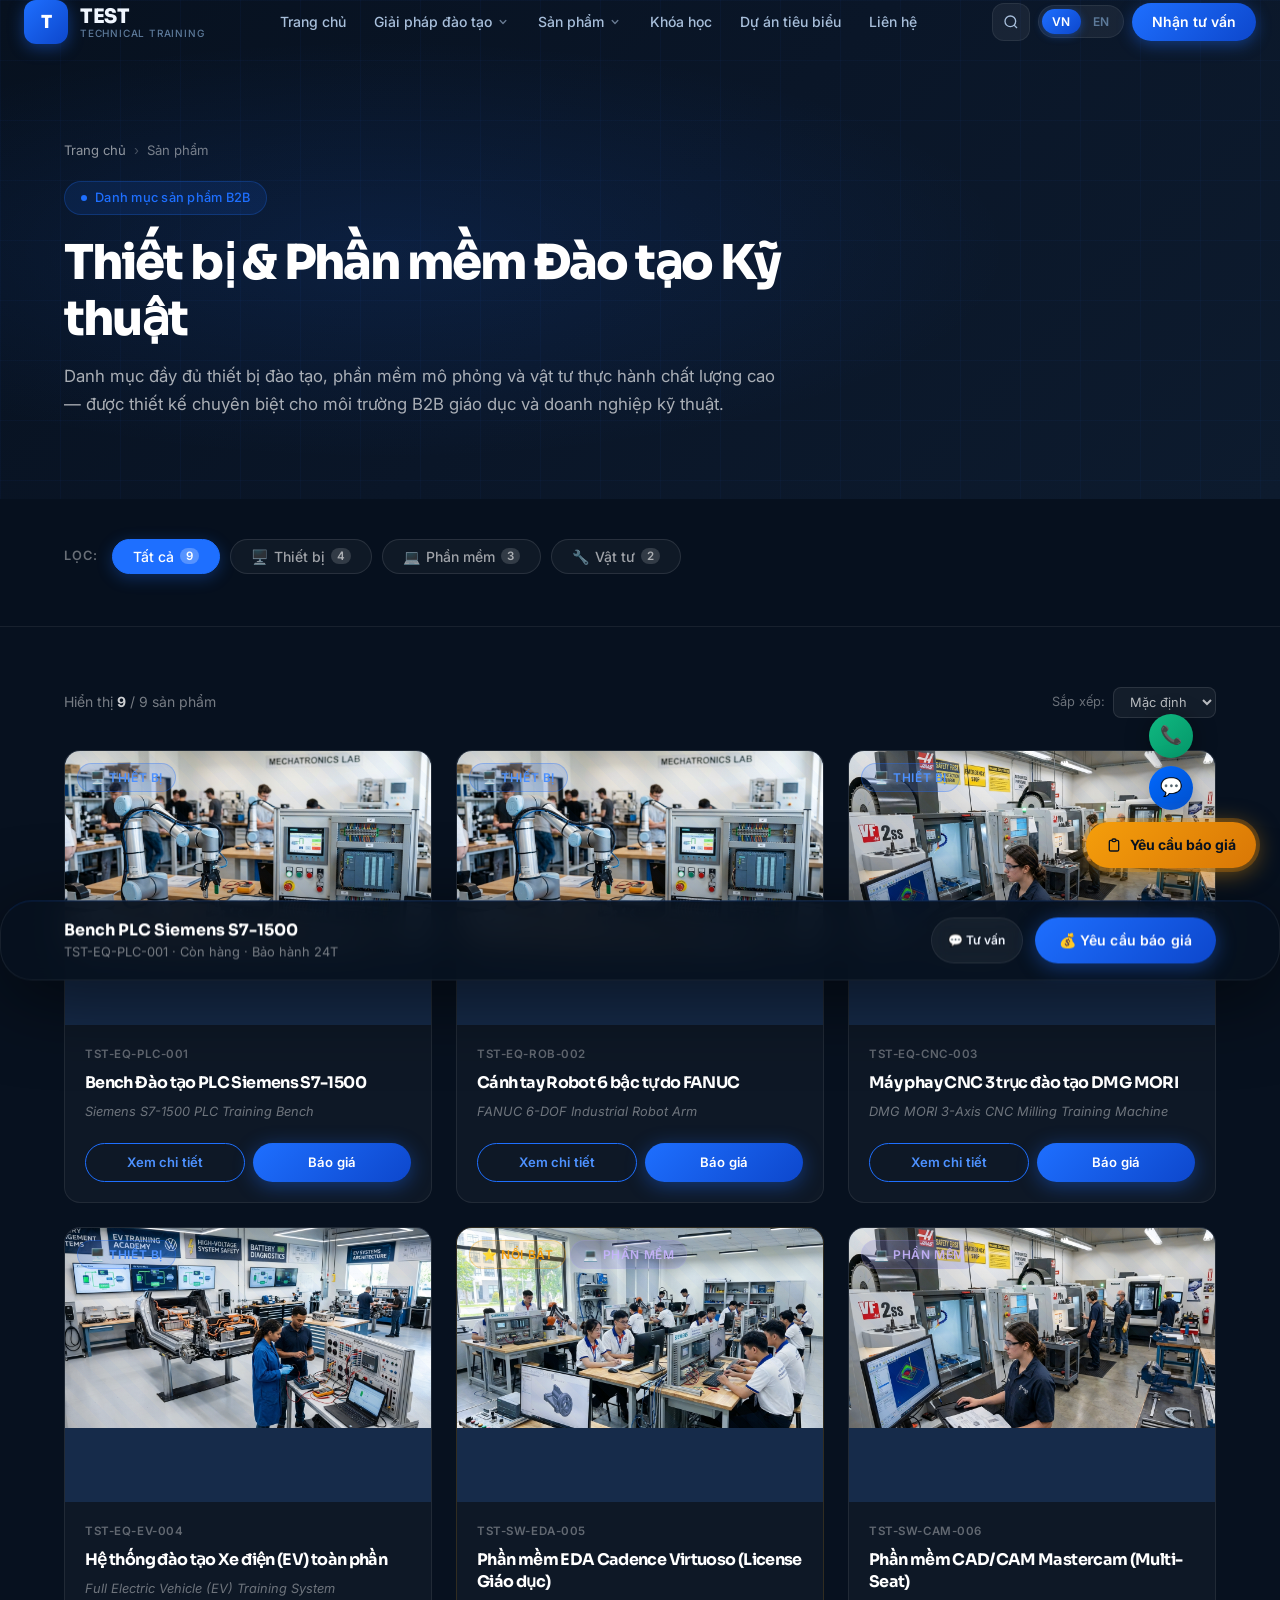
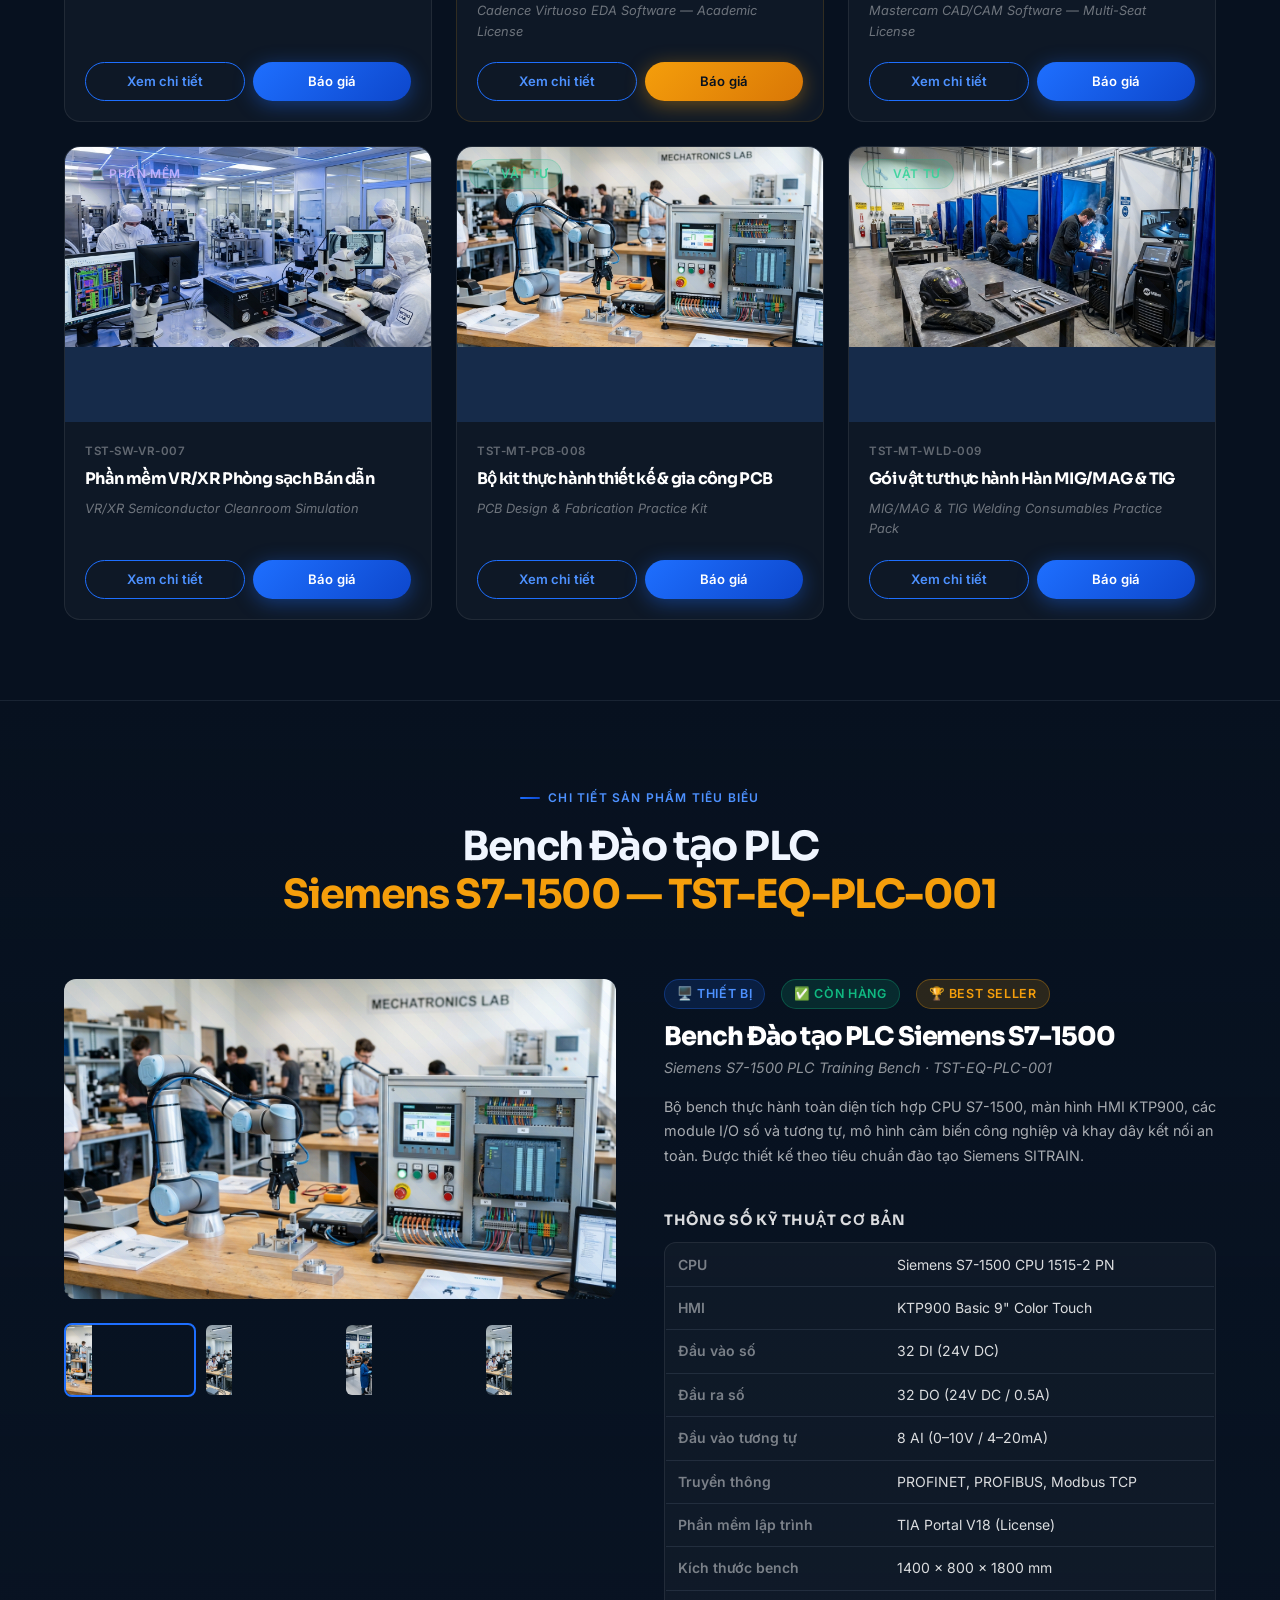
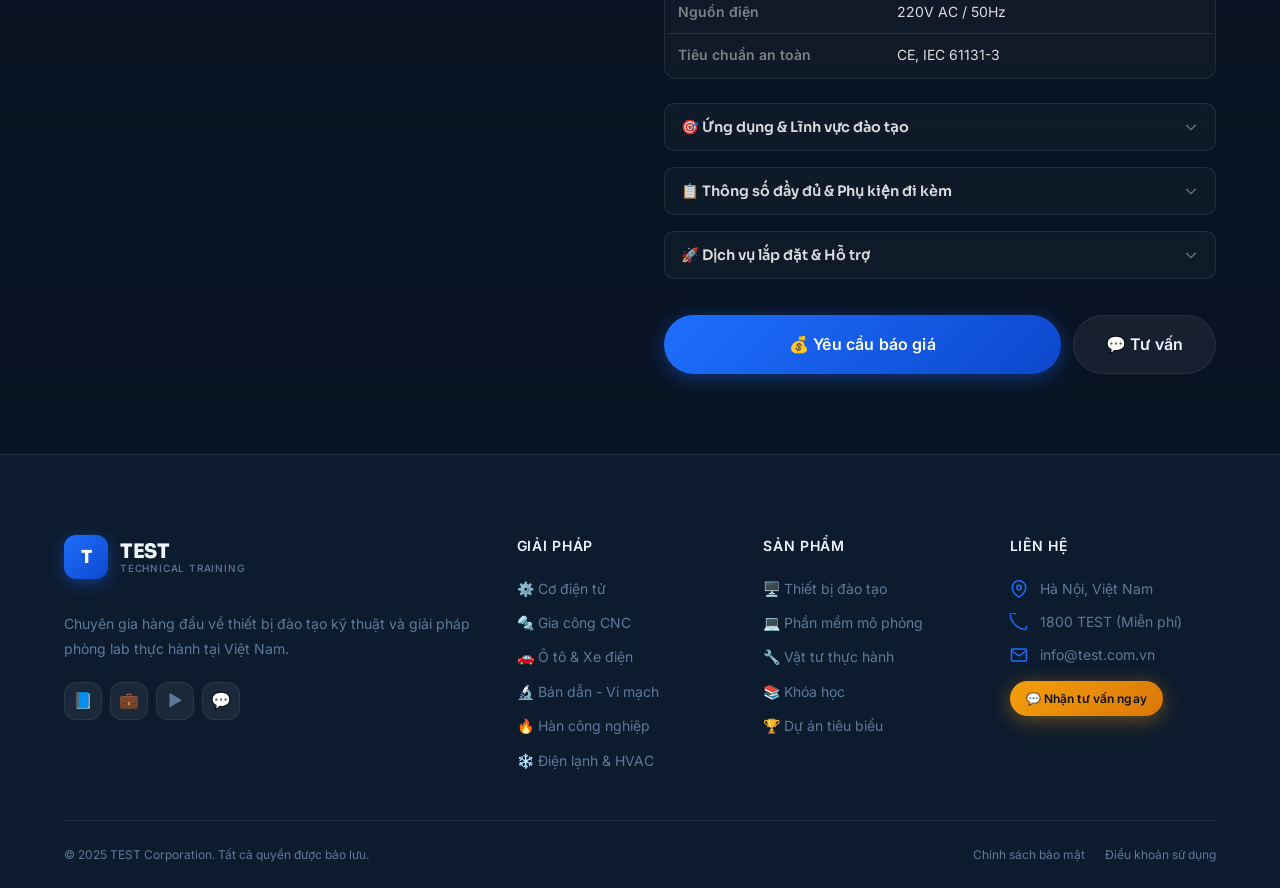
<file: san-pham.html>
﻿<!DOCTYPE html>
<html lang="vi" data-theme="dark">
<head>
  <meta charset="UTF-8">
  <meta name="viewport" content="width=device-width, initial-scale=1.0">
  <title>Sản phẩm – TEST | Thiết bị, Phần mềm & Vật tư Đào tạo Kỹ thuật</title>
  <meta name="description" content="Danh mục sản phẩm TEST: thiết bị đào tạo, phần mềm mô phỏng, vật tư thực hành cho phòng lab kỹ thuật – CNC, Cơ điện tử, Bán dẫn, Ô tô, Hàn.">
  <meta name="keywords" content="thiết bị đào tạo, phần mềm mô phỏng, vật tư thực hành, phòng lab kỹ thuật">
  <meta property="og:title" content="Sản phẩm – TEST | Thiết bị Đào tạo Kỹ thuật">
  <meta property="og:description" content="Danh mục sản phẩm thiết bị, phần mềm mô phỏng và vật tư thực hành chất lượng cao của TEST.">
  <meta property="og:type" content="website">
  <link rel="preconnect" href="https://fonts.googleapis.com">
  <link rel="preconnect" href="https://fonts.gstatic.com" crossorigin>
  <link href="https://fonts.googleapis.com/css2?family=Sora:wght@300;400;500;600;700;800&family=Inter:wght@300;400;500;600;700&display=swap" rel="stylesheet">
  <link rel="stylesheet" href="https://cdn.jsdelivr.net/npm/swiper@11/swiper-bundle.min.css">
  <link rel="stylesheet" href="css/main.css">
  <link rel="stylesheet" href="css/header.css">
  <link rel="stylesheet" href="css/hero.css">
  <link rel="stylesheet" href="css/components.css">
  <style>
    /* ── Back-to-top ── */
    .back-to-top {
      position: fixed;
      right: 24px; bottom: 100px;
      width: 44px; height: 44px;
      background: var(--grad-primary);
      border-radius: var(--radius-full);
      display: flex; align-items: center; justify-content: center;
      color: #fff; font-size: 18px;
      box-shadow: var(--shadow-md);
      z-index: 800;
      opacity: 0; transform: translateY(20px);
      pointer-events: none;
      transition: all var(--transition-base);
    }
    .back-to-top.visible { opacity: 1; transform: translateY(0); pointer-events: auto; }
    .back-to-top:hover { transform: translateY(-4px); box-shadow: var(--shadow-glow); }

    /* ── Page Hero (inner pages) ── */
    .page-hero {
      padding: 140px 0 80px;
      background: linear-gradient(135deg, #07111F 0%, #0A1628 50%, #0D1B2E 100%);
      position: relative;
      overflow: hidden;
    }
    .page-hero::before {
      content: '';
      position: absolute; inset: 0;
      background: radial-gradient(ellipse 70% 60% at 30% 50%, rgba(30,111,255,0.12) 0%, transparent 70%);
      pointer-events: none;
    }
    .page-hero::after {
      content: '';
      position: absolute; inset: 0;
      background-image: linear-gradient(rgba(30,111,255,0.04) 1px, transparent 1px),
                        linear-gradient(90deg, rgba(30,111,255,0.04) 1px, transparent 1px);
      background-size: 60px 60px;
      pointer-events: none;
    }
    .page-hero-inner {
      position: relative; z-index: 1;
      max-width: 720px;
    }
    .page-hero-badge {
      display: inline-flex; align-items: center; gap: 8px;
      background: rgba(30,111,255,0.12);
      border: 1px solid rgba(30,111,255,0.25);
      border-radius: 100px;
      padding: 6px 16px;
      font-size: 0.8rem;
      color: var(--color-primary, #1E6FFF);
      margin-bottom: 20px;
      font-family: 'Inter', sans-serif;
      font-weight: 500;
      letter-spacing: 0.02em;
    }
    .page-hero-badge span.dot {
      width: 6px; height: 6px;
      background: var(--color-primary, #1E6FFF);
      border-radius: 50%;
      display: inline-block;
      animation: pulse-dot 2s infinite;
    }
    @keyframes pulse-dot {
      0%, 100% { opacity: 1; transform: scale(1); }
      50% { opacity: 0.5; transform: scale(0.8); }
    }
    .page-hero h1 {
      font-family: 'Sora', sans-serif;
      font-size: clamp(2rem, 4vw, 3rem);
      font-weight: 800;
      line-height: 1.15;
      color: #fff;
      margin: 0 0 16px;
    }
    .page-hero h1 span.accent { color: var(--color-primary, #1E6FFF); }
    .page-hero-desc {
      font-size: 1.05rem;
      color: rgba(255,255,255,0.65);
      line-height: 1.7;
      margin: 0;
    }
    .breadcrumb {
      display: flex; align-items: center; gap: 8px;
      font-size: 0.82rem;
      color: rgba(255,255,255,0.45);
      margin-bottom: 20px;
      font-family: 'Inter', sans-serif;
    }
    .breadcrumb a { color: rgba(255,255,255,0.55); text-decoration: none; }
    .breadcrumb a:hover { color: var(--color-primary, #1E6FFF); }
    .breadcrumb .sep { color: rgba(255,255,255,0.25); }

    /* ── Product Filter Bar ── */
    .product-filter-section {
      padding: 40px 0 0;
      position: sticky; top: 72px;
      z-index: 100;
      background: rgba(7,17,31,0.92);
      backdrop-filter: blur(12px);
      border-bottom: 1px solid rgba(255,255,255,0.07);
    }
    .product-filter-bar {
      display: flex;
      align-items: center;
      gap: 10px;
      flex-wrap: wrap;
      padding-bottom: 20px;
    }
    .filter-label {
      font-size: 0.8rem;
      font-weight: 600;
      color: rgba(255,255,255,0.4);
      text-transform: uppercase;
      letter-spacing: 0.08em;
      font-family: 'Inter', sans-serif;
      margin-right: 4px;
    }
    .filter-btn {
      display: inline-flex; align-items: center; gap: 6px;
      padding: 8px 20px;
      border-radius: 100px;
      border: 1px solid rgba(255,255,255,0.1);
      background: rgba(255,255,255,0.04);
      color: rgba(255,255,255,0.6);
      font-size: 0.875rem;
      font-family: 'Inter', sans-serif;
      font-weight: 500;
      cursor: pointer;
      transition: all 0.2s ease;
      white-space: nowrap;
    }
    .filter-btn:hover {
      border-color: rgba(30,111,255,0.4);
      color: #fff;
      background: rgba(30,111,255,0.08);
    }
    .filter-btn.active {
      background: var(--color-primary, #1E6FFF);
      border-color: var(--color-primary, #1E6FFF);
      color: #fff;
      box-shadow: 0 4px 16px rgba(30,111,255,0.3);
    }
    .filter-count {
      font-size: 0.72rem;
      background: rgba(255,255,255,0.15);
      padding: 1px 6px;
      border-radius: 100px;
      font-weight: 600;
    }
    .filter-btn.active .filter-count { background: rgba(255,255,255,0.25); }

    /* ── Product Grid Section ── */
    .products-section {
      padding: 60px 0 80px;
    }
    .product-grid {
      display: grid;
      grid-template-columns: repeat(3, 1fr);
      gap: 24px;
    }
    @media (max-width: 900px) {
      .product-grid { grid-template-columns: repeat(2, 1fr); }
    }
    @media (max-width: 600px) {
      .product-grid { grid-template-columns: 1fr; }
    }
    .product-card {
      background: rgba(255,255,255,0.03);
      border: 1px solid rgba(255,255,255,0.08);
      border-radius: 16px;
      overflow: hidden;
      transition: all 0.3s ease;
      display: flex; flex-direction: column;
    }
    .product-card:hover {
      border-color: rgba(30,111,255,0.3);
      transform: translateY(-4px);
      box-shadow: 0 16px 40px rgba(0,0,0,0.3), 0 0 0 1px rgba(30,111,255,0.1);
    }
    .product-card[data-category] {
      transition: opacity 0.3s ease, transform 0.3s ease, all 0.3s ease;
    }
    .product-card.hidden {
      display: none;
    }
    .product-card-img {
      position: relative;
      overflow: hidden;
    }
    .product-card-img .img-placeholder {
      height: 200px;
      border-radius: 0;
    }
    .product-cat-badge {
      position: absolute;
      top: 12px; left: 12px;
      z-index: 2;
    }
    .product-card-body {
      padding: 20px;
      flex: 1;
      display: flex; flex-direction: column; gap: 8px;
    }
    .product-code {
      font-size: 0.72rem;
      font-family: 'Inter', monospace;
      color: rgba(255,255,255,0.35);
      letter-spacing: 0.05em;
      font-weight: 600;
    }
    .product-name {
      font-family: 'Sora', sans-serif;
      font-size: 1rem;
      font-weight: 700;
      color: #fff;
      line-height: 1.4;
      margin: 0;
    }
    .product-name-en {
      font-family: 'Inter', sans-serif;
      font-size: 0.8rem;
      color: rgba(255,255,255,0.4);
      font-style: italic;
      margin: 0;
    }
    .product-card-actions {
      display: flex; gap: 8px; margin-top: auto; padding-top: 12px;
    }
    .product-card-actions .btn {
      flex: 1; justify-content: center; font-size: 0.82rem;
    }

    /* ── Product Detail Section ── */
    .product-detail-section {
      padding: 80px 0;
      background: linear-gradient(180deg, rgba(7,17,31,0) 0%, rgba(10,22,40,0.5) 100%);
      border-top: 1px solid rgba(255,255,255,0.07);
    }
    .product-detail-header {
      text-align: center;
      margin-bottom: 60px;
    }
    .product-detail-grid {
      display: grid;
      grid-template-columns: 1fr 1fr;
      gap: 48px;
      align-items: start;
    }
    @media (max-width: 900px) {
      .product-detail-grid { grid-template-columns: 1fr; }
    }

    /* Gallery */
    .product-gallery { display: flex; flex-direction: column; gap: 12px; }
    .product-gallery-main .img-placeholder { height: 320px; border-radius: 12px; }
    .product-gallery-thumbs {
      display: grid; grid-template-columns: repeat(4, 1fr); gap: 8px;
    }
    .product-gallery-thumb {
      cursor: pointer;
      border-radius: 8px;
      overflow: hidden;
      border: 2px solid transparent;
      transition: border-color 0.2s ease;
    }
    .product-gallery-thumb:hover, .product-gallery-thumb.active {
      border-color: var(--color-primary, #1E6FFF);
    }
    .product-gallery-thumb .img-placeholder { height: 70px; border-radius: 0; }

    /* Info panel */
    .product-info-panel { display: flex; flex-direction: column; gap: 24px; }
    .product-detail-name {
      font-family: 'Sora', sans-serif;
      font-size: 1.6rem;
      font-weight: 800;
      color: #fff;
      margin: 0 0 4px;
    }
    .product-detail-meta {
      display: flex; gap: 16px; flex-wrap: wrap;
      align-items: center;
    }
    .product-detail-meta .badge { font-size: 0.78rem; }

    /* Spec table */
    .spec-table { width: 100%; border-collapse: collapse; }
    .spec-table tr { border-bottom: 1px solid rgba(255,255,255,0.07); }
    .spec-table tr:last-child { border-bottom: none; }
    .spec-table td {
      padding: 10px 12px;
      font-size: 0.875rem;
      vertical-align: top;
    }
    .spec-table td:first-child {
      color: rgba(255,255,255,0.45);
      font-weight: 600;
      width: 40%;
      font-family: 'Inter', sans-serif;
    }
    .spec-table td:last-child { color: rgba(255,255,255,0.85); }
    .spec-table-wrap {
      background: rgba(255,255,255,0.03);
      border: 1px solid rgba(255,255,255,0.08);
      border-radius: 12px;
      overflow: hidden;
    }

    /* Accordion */
    .accordion { display: flex; flex-direction: column; gap: 4px; }
    .accordion-item {
      background: rgba(255,255,255,0.03);
      border: 1px solid rgba(255,255,255,0.08);
      border-radius: 10px;
      overflow: hidden;
    }
    .accordion-trigger {
      width: 100%; display: flex; align-items: center; justify-content: space-between;
      padding: 14px 16px;
      background: none; border: none; cursor: pointer;
      color: rgba(255,255,255,0.85);
      font-family: 'Sora', sans-serif;
      font-size: 0.9rem;
      font-weight: 600;
      transition: color 0.2s ease;
      text-align: left;
    }
    .accordion-trigger:hover { color: var(--color-primary, #1E6FFF); }
    .accordion-trigger svg {
      width: 16px; height: 16px; flex-shrink: 0;
      transition: transform 0.25s ease;
      color: rgba(255,255,255,0.4);
    }
    .accordion-trigger.open svg { transform: rotate(180deg); }
    .accordion-body {
      max-height: 0; overflow: hidden;
      transition: max-height 0.3s ease, padding 0.3s ease;
    }
    .accordion-body.open { max-height: 500px; }
    .accordion-body-inner {
      padding: 0 16px 16px;
      font-size: 0.875rem;
      color: rgba(255,255,255,0.6);
      line-height: 1.7;
    }
    .accordion-body-inner ul {
      margin: 0; padding-left: 20px; display: flex; flex-direction: column; gap: 4px;
    }

    /* Sticky product CTA */
    .product-sticky-cta {
      position: fixed;
      bottom: 0; left: 0; right: 0;
      background: rgba(7,17,31,0.95);
      backdrop-filter: blur(16px);
      border-top: 1px solid rgba(30,111,255,0.2);
      padding: 16px 0;
      z-index: 700;
      transform: translateY(100%);
      transition: transform 0.3s ease;
    }
    .product-sticky-cta.visible { transform: translateY(0); }
    .product-sticky-cta-inner {
      display: flex; align-items: center; justify-content: space-between; gap: 16px; flex-wrap: wrap;
    }
    .product-sticky-cta-label {
      font-family: 'Sora', sans-serif;
      font-weight: 700;
      color: #fff;
      font-size: 1rem;
    }
    .product-sticky-cta-sub {
      font-size: 0.8rem;
      color: rgba(255,255,255,0.45);
    }
    .product-sticky-cta-actions { display: flex; gap: 12px; }

    /* Results count */
    .products-results-bar {
      display: flex; align-items: center; justify-content: space-between;
      margin-bottom: 32px;
      flex-wrap: wrap; gap: 12px;
    }
    .results-count {
      font-size: 0.875rem;
      color: rgba(255,255,255,0.45);
      font-family: 'Inter', sans-serif;
    }
    .results-count strong { color: rgba(255,255,255,0.8); }

    @keyframes error-shake {
      0%, 100% { transform: translateX(0); }
      25% { transform: translateX(-8px); }
      75% { transform: translateX(8px); }
    }
    .error-shake { animation: error-shake 0.4s ease; border-color: var(--color-danger) !important; }
  </style>
</head>
<body data-page="products">

<!-- ================================================================
     HEADER & NAVIGATION
     ================================================================ -->
<header class="site-header at-top" id="site-header">
  <div class="container container--wide">
    <div class="header-inner">

      <!-- Logo -->
      <a href="index.html" class="header-logo">
        <div class="logo-mark">T</div>
        <div class="logo-text">
          <span class="logo-name">TEST</span>
          <span class="logo-tagline">Technical Training</span>
        </div>
      </a>

      <!-- Main Nav -->
      <nav class="header-nav" aria-label="Main navigation">
        <div class="nav-item">
          <a href="index.html" class="nav-link">
            <span data-i18n="nav_home">Trang chủ</span>
          </a>
        </div>

        <div class="nav-item">
          <a href="giai-phap.html" class="nav-link">
            <span data-i18n="nav_solutions">Giải pháp đào tạo</span>
            <svg class="chevron" viewBox="0 0 20 20" fill="currentColor"><path fill-rule="evenodd" d="M5.293 7.293a1 1 0 011.414 0L10 10.586l3.293-3.293a1 1 0 111.414 1.414l-4 4a1 1 0 01-1.414 0l-4-4a1 1 0 010-1.414z"/></svg>
          </a>
          <div class="nav-dropdown nav-dropdown--mega">
            <div class="mega-grid">
              <div class="mega-section-title" data-i18n="nav_solutions">Giải pháp đào tạo</div>
              <a href="giai-phap.html#mechatronics" class="dropdown-link">
                <div class="dropdown-link__icon">⚙️</div>
                <div class="dropdown-link__text">
                  <span class="dropdown-link__title" data-i18n="nav_sol_mechatronics">Cơ điện tử</span>
                  <span class="dropdown-link__sub" data-i18n="nav_sol_mechatronics_sub">Robot công nghiệp, PLC/SCADA</span>
                </div>
              </a>
              <a href="giai-phap.html#cnc" class="dropdown-link">
                <div class="dropdown-link__icon">🔩</div>
                <div class="dropdown-link__text">
                  <span class="dropdown-link__title" data-i18n="nav_sol_cnc">Gia công CNC</span>
                  <span class="dropdown-link__sub" data-i18n="nav_sol_cnc_sub">Tiện, Phay, EDM, CAD/CAM</span>
                </div>
              </a>
              <a href="giai-phap.html#auto" class="dropdown-link">
                <div class="dropdown-link__icon">🚗</div>
                <div class="dropdown-link__text">
                  <span class="dropdown-link__title" data-i18n="nav_sol_auto">Ô tô & Xe điện</span>
                  <span class="dropdown-link__sub" data-i18n="nav_sol_auto_sub">Chẩn đoán, Động cơ điện, EV</span>
                </div>
              </a>
              <a href="giai-phap.html#semiconductor" class="dropdown-link">
                <div class="dropdown-link__icon">🔬</div>
                <div class="dropdown-link__text">
                  <span class="dropdown-link__title" data-i18n="nav_sol_semi">Bán dẫn - Vi mạch</span>
                  <span class="dropdown-link__sub" data-i18n="nav_sol_semi_sub">IC Design, Đóng gói, VR/XR</span>
                </div>
              </a>
              <a href="giai-phap.html#welding" class="dropdown-link">
                <div class="dropdown-link__icon">🔥</div>
                <div class="dropdown-link__text">
                  <span class="dropdown-link__title" data-i18n="nav_sol_weld">Hàn công nghiệp</span>
                  <span class="dropdown-link__sub" data-i18n="nav_sol_weld_sub">MIG/MAG, TIG, Hàn robot</span>
                </div>
              </a>
              <a href="giai-phap.html#hvac" class="dropdown-link">
                <div class="dropdown-link__icon">❄️</div>
                <div class="dropdown-link__text">
                  <span class="dropdown-link__title" data-i18n="nav_sol_hvac">Điện lạnh & HVAC</span>
                  <span class="dropdown-link__sub" data-i18n="nav_sol_hvac_sub">Điều hòa, Lạnh công nghiệp</span>
                </div>
              </a>
            </div>
          </div>
        </div>

        <!-- Sản phẩm (active) -->
        <div class="nav-item">
          <a href="san-pham.html" class="nav-link active">
            <span data-i18n="nav_products">Sản phẩm</span>
            <svg class="chevron" viewBox="0 0 20 20" fill="currentColor"><path fill-rule="evenodd" d="M5.293 7.293a1 1 0 011.414 0L10 10.586l3.293-3.293a1 1 0 111.414 1.414l-4 4a1 1 0 01-1.414 0l-4-4a1 1 0 010-1.414z"/></svg>
          </a>
          <div class="nav-dropdown nav-dropdown--mega">
            <div class="mega-grid">
              <a href="san-pham.html?cat=equipment" class="dropdown-link">
                <div class="dropdown-link__icon">🖥️</div>
                <div class="dropdown-link__text">
                  <span class="dropdown-link__title" data-i18n="nav_prod_equip">Thiết bị đào tạo</span>
                  <span class="dropdown-link__sub" data-i18n="nav_prod_equip_sub">Mô hình, Bench, Panel</span>
                </div>
              </a>
              <a href="san-pham.html?cat=software" class="dropdown-link">
                <div class="dropdown-link__icon">💻</div>
                <div class="dropdown-link__text">
                  <span class="dropdown-link__title" data-i18n="nav_prod_software">Phần mềm mô phỏng</span>
                  <span class="dropdown-link__sub" data-i18n="nav_prod_software_sub">CAD/CAM/CAE, EDA, VR</span>
                </div>
              </a>
              <a href="san-pham.html?cat=materials" class="dropdown-link">
                <div class="dropdown-link__icon">🔧</div>
                <div class="dropdown-link__text">
                  <span class="dropdown-link__title" data-i18n="nav_prod_materials">Vật tư thực hành</span>
                  <span class="dropdown-link__sub" data-i18n="nav_prod_materials_sub">Linh kiện, PCB, mẫu thử</span>
                </div>
              </a>
            </div>
          </div>
        </div>

        <div class="nav-item">
          <a href="khoa-hoc.html" class="nav-link">
            <span data-i18n="nav_courses">Khóa học</span>
          </a>
        </div>
        <div class="nav-item">
          <a href="du-an.html" class="nav-link">
            <span data-i18n="nav_projects">Dự án tiêu biểu</span>
          </a>
        </div>
        <div class="nav-item">
          <a href="lien-he.html" class="nav-link">
            <span data-i18n="nav_contact">Liên hệ</span>
          </a>
        </div>
      </nav>

      <!-- Header Actions -->
      <div class="header-actions">
        <button class="btn-search" data-search-open aria-label="Tìm kiếm" id="btn-search">
          <svg viewBox="0 0 24 24" fill="none" stroke="currentColor" stroke-width="2">
            <circle cx="11" cy="11" r="8"/><path d="m21 21-4.35-4.35"/>
          </svg>
        </button>
        <div class="lang-toggle" role="group" aria-label="Language selector">
          <button class="lang-btn active" data-lang="vn" id="lang-vn">VN</button>
          <button class="lang-btn" data-lang="en" id="lang-en">EN</button>
        </div>
        <a href="#" class="btn-header-cta" data-modal-open="modal-consult" id="header-cta">
          <span data-i18n="btn_consult">Nhận tư vấn</span>
        </a>
        <button class="hamburger" id="hamburger" aria-label="Menu">
          <span></span><span></span><span></span>
        </button>
      </div>

    </div>
  </div>
</header>

<!-- Mobile Nav Drawer -->
<nav class="mobile-nav" id="mobile-nav" aria-label="Mobile navigation">
  <div class="mobile-nav-item">
    <a href="index.html" class="mobile-nav-link"><span data-i18n="nav_home">Trang chủ</span></a>
  </div>
  <div class="mobile-nav-item">
    <div class="mobile-nav-link" data-toggle="mob-solutions">
      <span data-i18n="nav_solutions">Giải pháp đào tạo</span>
      <svg class="chevron" width="20" height="20" viewBox="0 0 20 20" fill="currentColor"><path fill-rule="evenodd" d="M5.293 7.293a1 1 0 011.414 0L10 10.586l3.293-3.293a1 1 0 111.414 1.414l-4 4a1 1 0 01-1.414 0l-4-4a1 1 0 010-1.414z"/></svg>
    </div>
    <div class="mobile-sub" id="mob-solutions">
      <a href="giai-phap.html#mechatronics" class="mobile-sub-link">⚙️ Cơ điện tử</a>
      <a href="giai-phap.html#cnc" class="mobile-sub-link">🔩 Gia công CNC</a>
      <a href="giai-phap.html#auto" class="mobile-sub-link">🚗 Ô tô & Xe điện</a>
      <a href="giai-phap.html#semiconductor" class="mobile-sub-link">🔬 Bán dẫn - Vi mạch</a>
      <a href="giai-phap.html#welding" class="mobile-sub-link">🔥 Hàn công nghiệp</a>
      <a href="giai-phap.html#hvac" class="mobile-sub-link">❄️ Điện lạnh & HVAC</a>
    </div>
  </div>
  <div class="mobile-nav-item">
    <a href="san-pham.html" class="mobile-nav-link"><span data-i18n="nav_products">Sản phẩm</span></a>
  </div>
  <div class="mobile-nav-item">
    <a href="khoa-hoc.html" class="mobile-nav-link"><span data-i18n="nav_courses">Khóa học</span></a>
  </div>
  <div class="mobile-nav-item">
    <a href="du-an.html" class="mobile-nav-link"><span data-i18n="nav_projects">Dự án tiêu biểu</span></a>
  </div>
  <div class="mobile-nav-item">
    <a href="lien-he.html" class="mobile-nav-link"><span data-i18n="nav_contact">Liên hệ</span></a>
  </div>
  <div class="mobile-nav-footer">
    <a href="#" class="btn btn--primary btn--lg" data-modal-open="modal-consult" style="width:100%;justify-content:center;">
      <span data-i18n="btn_consult">Nhận tư vấn</span>
    </a>
    <a href="#" class="btn btn--outline btn--lg" data-modal-open="modal-quote" style="width:100%;justify-content:center;">
      <span data-i18n="btn_quote">Yêu cầu báo giá</span>
    </a>
  </div>
</nav>

<!-- Search Overlay -->
<div class="search-overlay" id="search-overlay">
  <div class="search-inner">
    <div class="search-input-wrapper">
      <svg class="search-icon" viewBox="0 0 24 24" fill="none" stroke="currentColor" stroke-width="2">
        <circle cx="11" cy="11" r="8"/><path d="m21 21-4.35-4.35"/>
      </svg>
      <input type="search" class="search-input" id="search-input" placeholder="Tìm kiếm sản phẩm...">
      <button class="search-close" data-search-close aria-label="Đóng tìm kiếm">✕</button>
    </div>
    <div class="search-hints">
      <span style="font-size:0.75rem;color:var(--color-text-muted)">Gợi ý:</span>
      <span class="search-hint">Robot PLC</span>
      <span class="search-hint">Cadence Virtuoso</span>
      <span class="search-hint">Mô hình CNC</span>
      <span class="search-hint">EV Training Kit</span>
    </div>
  </div>
</div>

<!-- ================================================================
     PAGE HERO
     ================================================================ -->
<section class="page-hero" id="page-hero">
  <div class="container">
    <div class="page-hero-inner">
      <div class="breadcrumb">
        <a href="index.html" data-i18n="nav_home">Trang chủ</a>
        <span class="sep">›</span>
        <span data-i18n="nav_products">Sản phẩm</span>
      </div>
      <div class="page-hero-badge">
        <span class="dot"></span>
        <span data-i18n="products_hero_badge">Danh mục sản phẩm B2B</span>
      </div>
      <h1 data-i18n="products_hero_title">
        Thiết bị & Phần mềm<br>
        <span class="accent">Đào tạo Kỹ thuật</span>
      </h1>
      <p class="page-hero-desc" data-i18n="products_hero_desc">
        Danh mục đầy đủ thiết bị đào tạo, phần mềm mô phỏng và vật tư thực hành chất lượng cao —
        được thiết kế chuyên biệt cho môi trường B2B giáo dục và doanh nghiệp kỹ thuật.
      </p>
    </div>
  </div>
</section>

<!-- ================================================================
     FILTER BAR
     ================================================================ -->
<div class="product-filter-section" id="product-filter-section">
  <div class="container">
    <div class="product-filter-bar" id="product-filter-bar" role="group" aria-label="Lọc sản phẩm theo danh mục">
      <span class="filter-label" data-i18n="filter_label">Lọc:</span>
      <button class="filter-btn active" data-filter="all" id="filter-all">
        <span data-i18n="filter_all">Tất cả</span>
        <span class="filter-count" id="count-all">9</span>
      </button>
      <button class="filter-btn" data-filter="equipment" id="filter-equipment">
        🖥️ <span data-i18n="filter_equipment">Thiết bị</span>
        <span class="filter-count" id="count-equipment">4</span>
      </button>
      <button class="filter-btn" data-filter="software" id="filter-software">
        💻 <span data-i18n="filter_software">Phần mềm</span>
        <span class="filter-count" id="count-software">3</span>
      </button>
      <button class="filter-btn" data-filter="materials" id="filter-materials">
        🔧 <span data-i18n="filter_materials">Vật tư</span>
        <span class="filter-count" id="count-materials">2</span>
      </button>
    </div>
  </div>
</div>

<!-- ================================================================
     PRODUCTS SECTION
     ================================================================ -->
<section class="products-section" id="products-section">
  <div class="container">

    <div class="products-results-bar">
      <p class="results-count">Hiển thị <strong id="visible-count">9</strong> / 9 sản phẩm</p>
      <div style="display:flex;gap:8px;align-items:center;">
        <span style="font-size:0.8rem;color:rgba(255,255,255,0.4);font-family:'Inter',sans-serif;">Sắp xếp:</span>
        <select id="sort-select" style="background:rgba(255,255,255,0.05);border:1px solid rgba(255,255,255,0.1);color:rgba(255,255,255,0.7);padding:6px 12px;border-radius:8px;font-size:0.8rem;font-family:'Inter',sans-serif;">
          <option>Mặc định</option>
          <option>Mới nhất</option>
          <option>Tên A–Z</option>
        </select>
      </div>
    </div>

    <div class="product-grid" id="product-grid">

      <!-- ── PRODUCT 1: Robot PLC Bench (equipment) ── -->
      <article class="product-card" data-category="equipment" id="prod-1">
        <div class="product-card-img">
          <div class="img-placeholder" style="height:200px; background-image: url('assets/images/lab-mechatronics.jpg'); background-size: cover; background-position: center; border: none;"></div>
          <div class="product-cat-badge">
            <span class="badge badge--primary">🖥️ Thiết bị</span>
          </div>
        </div>
        <div class="product-card-body">
          <div class="product-code">TST-EQ-PLC-001</div>
          <h3 class="product-name" data-i18n="prod1_name">Bench Đào tạo PLC Siemens S7-1500</h3>
          <p class="product-name-en"><em>Siemens S7-1500 PLC Training Bench</em></p>
          <div class="product-card-actions">
            <a href="#product-detail" class="btn btn--outline btn--sm" id="prod-1-detail">Xem chi tiết</a>
            <a href="#" class="btn btn--primary btn--sm" data-modal-open="modal-quote" data-quote-product="Bench Đào tạo PLC Siemens S7-1500" id="prod-1-quote">Báo giá</a>
          </div>
        </div>
      </article>

      <!-- ── PRODUCT 2: Robot Arm (equipment) ── -->
      <article class="product-card" data-category="equipment" id="prod-2">
        <div class="product-card-img">
          <div class="img-placeholder" style="height:200px; background-image: url('assets/images/lab-mechatronics.jpg'); background-size: cover; background-position: center; border: none;"></div>
          <div class="product-cat-badge">
            <span class="badge badge--primary">🖥️ Thiết bị</span>
          </div>
        </div>
        <div class="product-card-body">
          <div class="product-code">TST-EQ-ROB-002</div>
          <h3 class="product-name" data-i18n="prod2_name">Cánh tay Robot 6 bậc tự do FANUC</h3>
          <p class="product-name-en"><em>FANUC 6-DOF Industrial Robot Arm</em></p>
          <div class="product-card-actions">
            <a href="#product-detail" class="btn btn--outline btn--sm" id="prod-2-detail">Xem chi tiết</a>
            <a href="#" class="btn btn--primary btn--sm" data-modal-open="modal-quote" data-quote-product="Cánh tay Robot 6 bậc tự do FANUC" id="prod-2-quote">Báo giá</a>
          </div>
        </div>
      </article>

      <!-- ── PRODUCT 3: CNC Simulator (equipment) ── -->
      <article class="product-card" data-category="equipment" id="prod-3">
        <div class="product-card-img">
          <div class="img-placeholder" style="height:200px; background-image: url('assets/images/lab-cnc.jpg'); background-size: cover; background-position: center; border: none;"></div>
          <div class="product-cat-badge">
            <span class="badge badge--primary">🖥️ Thiết bị</span>
          </div>
        </div>
        <div class="product-card-body">
          <div class="product-code">TST-EQ-CNC-003</div>
          <h3 class="product-name" data-i18n="prod3_name">Máy phay CNC 3 trục đào tạo DMG MORI</h3>
          <p class="product-name-en"><em>DMG MORI 3-Axis CNC Milling Training Machine</em></p>
          <div class="product-card-actions">
            <a href="#product-detail" class="btn btn--outline btn--sm" id="prod-3-detail">Xem chi tiết</a>
            <a href="#" class="btn btn--primary btn--sm" data-modal-open="modal-quote" data-quote-product="Máy phay CNC 3 trục đào tạo DMG MORI" id="prod-3-quote">Báo giá</a>
          </div>
        </div>
      </article>

      <!-- ── PRODUCT 4: EV Training Kit (equipment) ── -->
      <article class="product-card" data-category="equipment" id="prod-4">
        <div class="product-card-img">
          <div class="img-placeholder" style="height:200px; background-image: url('assets/images/lab-auto.jpg'); background-size: cover; background-position: center; border: none;"></div>
          <div class="product-cat-badge">
            <span class="badge badge--primary">🖥️ Thiết bị</span>
          </div>
        </div>
        <div class="product-card-body">
          <div class="product-code">TST-EQ-EV-004</div>
          <h3 class="product-name" data-i18n="prod4_name">Hệ thống đào tạo Xe điện (EV) toàn phần</h3>
          <p class="product-name-en"><em>Full Electric Vehicle (EV) Training System</em></p>
          <div class="product-card-actions">
            <a href="#product-detail" class="btn btn--outline btn--sm" id="prod-4-detail">Xem chi tiết</a>
            <a href="#" class="btn btn--primary btn--sm" data-modal-open="modal-quote" data-quote-product="Hệ thống đào tạo Xe điện (EV) toàn phần" id="prod-4-quote">Báo giá</a>
          </div>
        </div>
      </article>

      <!-- ── PRODUCT 5: Cadence Virtuoso (software) ── -->
      <article class="product-card" data-category="software" id="prod-5" style="border-color:rgba(245,158,11,0.15);">
        <div class="product-card-img">
          <div class="img-placeholder" style="height:200px;--placeholder-accent:rgba(245,158,11,0.15); background-image: url('assets/images/hero-visual.jpg'); background-size: cover; background-position: center; border: none;"></div>
          <div class="product-cat-badge" style="display:flex;gap:4px;">
            <span class="badge badge--accent">⭐ Nổi bật</span>
            <span class="badge" style="background:rgba(100,100,200,0.2);color:rgba(200,180,255,0.9);border:1px solid rgba(200,180,255,0.15);">💻 Phần mềm</span>
          </div>
        </div>
        <div class="product-card-body">
          <div class="product-code">TST-SW-EDA-005</div>
          <h3 class="product-name" data-i18n="prod5_name">Phần mềm EDA Cadence Virtuoso (License Giáo dục)</h3>
          <p class="product-name-en"><em>Cadence Virtuoso EDA Software — Academic License</em></p>
          <div class="product-card-actions">
            <a href="#product-detail" class="btn btn--outline btn--sm" id="prod-5-detail">Xem chi tiết</a>
            <a href="#" class="btn btn--accent btn--sm" data-modal-open="modal-quote" data-quote-product="Phần mềm EDA Cadence Virtuoso" id="prod-5-quote">Báo giá</a>
          </div>
        </div>
      </article>

      <!-- ── PRODUCT 6: CAD/CAM Mastercam (software) ── -->
      <article class="product-card" data-category="software" id="prod-6">
        <div class="product-card-img">
          <div class="img-placeholder" style="height:200px; background-image: url('assets/images/lab-cnc.jpg'); background-size: cover; background-position: center; border: none;"></div>
          <div class="product-cat-badge">
            <span class="badge" style="background:rgba(100,100,200,0.2);color:rgba(200,180,255,0.9);border:1px solid rgba(200,180,255,0.15);">💻 Phần mềm</span>
          </div>
        </div>
        <div class="product-card-body">
          <div class="product-code">TST-SW-CAM-006</div>
          <h3 class="product-name" data-i18n="prod6_name">Phần mềm CAD/CAM Mastercam (Multi-Seat)</h3>
          <p class="product-name-en"><em>Mastercam CAD/CAM Software — Multi-Seat License</em></p>
          <div class="product-card-actions">
            <a href="#product-detail" class="btn btn--outline btn--sm" id="prod-6-detail">Xem chi tiết</a>
            <a href="#" class="btn btn--primary btn--sm" data-modal-open="modal-quote" data-quote-product="Phần mềm CAD/CAM Mastercam" id="prod-6-quote">Báo giá</a>
          </div>
        </div>
      </article>

      <!-- ── PRODUCT 7: VR Semiconductor (software) ── -->
      <article class="product-card" data-category="software" id="prod-7">
        <div class="product-card-img">
          <div class="img-placeholder" style="height:200px; background-image: url('assets/images/lab-semiconductor.jpg'); background-size: cover; background-position: center; border: none;"></div>
          <div class="product-cat-badge">
            <span class="badge" style="background:rgba(100,100,200,0.2);color:rgba(200,180,255,0.9);border:1px solid rgba(200,180,255,0.15);">💻 Phần mềm</span>
          </div>
        </div>
        <div class="product-card-body">
          <div class="product-code">TST-SW-VR-007</div>
          <h3 class="product-name" data-i18n="prod7_name">Phần mềm VR/XR Phòng sạch Bán dẫn</h3>
          <p class="product-name-en"><em>VR/XR Semiconductor Cleanroom Simulation</em></p>
          <div class="product-card-actions">
            <a href="#product-detail" class="btn btn--outline btn--sm" id="prod-7-detail">Xem chi tiết</a>
            <a href="#" class="btn btn--primary btn--sm" data-modal-open="modal-quote" data-quote-product="Phần mềm VR/XR Phòng sạch Bán dẫn" id="prod-7-quote">Báo giá</a>
          </div>
        </div>
      </article>

      <!-- ── PRODUCT 8: PCB Kit (materials) ── -->
      <article class="product-card" data-category="materials" id="prod-8">
        <div class="product-card-img">
          <div class="img-placeholder" style="height:200px; background-image: url('assets/images/lab-mechatronics.jpg'); background-size: cover; background-position: center; border: none;"></div>
          <div class="product-cat-badge">
            <span class="badge" style="background:rgba(16,185,129,0.15);color:rgba(52,211,153,0.9);border:1px solid rgba(16,185,129,0.2);">🔧 Vật tư</span>
          </div>
        </div>
        <div class="product-card-body">
          <div class="product-code">TST-MT-PCB-008</div>
          <h3 class="product-name" data-i18n="prod8_name">Bộ kit thực hành thiết kế & gia công PCB</h3>
          <p class="product-name-en"><em>PCB Design & Fabrication Practice Kit</em></p>
          <div class="product-card-actions">
            <a href="#product-detail" class="btn btn--outline btn--sm" id="prod-8-detail">Xem chi tiết</a>
            <a href="#" class="btn btn--primary btn--sm" data-modal-open="modal-quote" data-quote-product="Bộ kit thực hành thiết kế & gia công PCB" id="prod-8-quote">Báo giá</a>
          </div>
        </div>
      </article>

      <!-- ── PRODUCT 9: Welding Consumables (materials) ── -->
      <article class="product-card" data-category="materials" id="prod-9">
        <div class="product-card-img">
          <div class="img-placeholder" style="height:200px; background-image: url('assets/images/lab-welding.jpg'); background-size: cover; background-position: center; border: none;"></div>
          <div class="product-cat-badge">
            <span class="badge" style="background:rgba(16,185,129,0.15);color:rgba(52,211,153,0.9);border:1px solid rgba(16,185,129,0.2);">🔧 Vật tư</span>
          </div>
        </div>
        <div class="product-card-body">
          <div class="product-code">TST-MT-WLD-009</div>
          <h3 class="product-name" data-i18n="prod9_name">Gói vật tư thực hành Hàn MIG/MAG & TIG</h3>
          <p class="product-name-en"><em>MIG/MAG & TIG Welding Consumables Practice Pack</em></p>
          <div class="product-card-actions">
            <a href="#product-detail" class="btn btn--outline btn--sm" id="prod-9-detail">Xem chi tiết</a>
            <a href="#" class="btn btn--primary btn--sm" data-modal-open="modal-quote" data-quote-product="Gói vật tư thực hành Hàn MIG/MAG & TIG" id="prod-9-quote">Báo giá</a>
          </div>
        </div>
      </article>

    </div><!-- /.product-grid -->
  </div>
</section>

<!-- ================================================================
     PRODUCT DETAIL SECTION
     ================================================================ -->
<section class="product-detail-section" id="product-detail">
  <div class="container">
    <div class="product-detail-header" data-aos="fade-up">
      <div class="section-label" style="justify-content:center;">Chi tiết sản phẩm tiêu biểu</div>
      <h2 class="section-title">
        Bench Đào tạo PLC<br>
        <span class="accent">Siemens S7-1500 — TST-EQ-PLC-001</span>
      </h2>
    </div>

    <div class="product-detail-grid">
      <!-- Left: Gallery -->
      <div class="product-gallery" data-aos="fade-right">
        <div class="product-gallery-main">
          <div class="img-placeholder" style="height:320px;border-radius:12px; background-image: url('assets/images/lab-mechatronics.jpg'); background-size: cover; background-position: center; border: none;"></div>
        </div>
        <div class="product-gallery-thumbs">
          <div class="product-gallery-thumb active" id="thumb-1" tabindex="0" role="button" aria-label="Ảnh 1">
            <div class="img-placeholder" style="height:70px;border-radius:0; background-image: url('assets/images/lab-mechatronics.jpg'); background-size: cover; background-position: center; border: none;"></div>
          </div>
          <div class="product-gallery-thumb" id="thumb-2" tabindex="0" role="button" aria-label="Ảnh 2">
            <div class="img-placeholder" style="height:70px;border-radius:0; background-image: url('assets/images/hero-visual.jpg'); background-size: cover; background-position: center; border: none;"></div>
          </div>
          <div class="product-gallery-thumb" id="thumb-3" tabindex="0" role="button" aria-label="Ảnh 3">
            <div class="img-placeholder" style="height:70px;border-radius:0; background-image: url('assets/images/lab-auto.jpg'); background-size: cover; background-position: center; border: none;"></div>
          </div>
          <div class="product-gallery-thumb" id="thumb-4" tabindex="0" role="button" aria-label="Ảnh 4">
            <div class="img-placeholder" style="height:70px;border-radius:0; background-image: url('assets/images/hero-visual.jpg'); background-size: cover; background-position: center; border: none;"></div>
          </div>
        </div>
      </div>

      <!-- Right: Info panel -->
      <div class="product-info-panel" data-aos="fade-left">
        <div>
          <div class="product-detail-meta" style="margin-bottom:12px;">
            <span class="badge badge--primary">🖥️ Thiết bị</span>
            <span class="badge badge--success">✅ Còn hàng</span>
            <span class="badge badge--accent">🏆 Best Seller</span>
          </div>
          <h2 class="product-detail-name">Bench Đào tạo PLC Siemens S7-1500</h2>
          <p style="font-family:'Inter',sans-serif;font-size:0.9rem;color:rgba(255,255,255,0.55);font-style:italic;margin:4px 0 16px;">Siemens S7-1500 PLC Training Bench · TST-EQ-PLC-001</p>
          <p style="font-size:0.9rem;color:rgba(255,255,255,0.65);line-height:1.7;margin:0 0 20px;">
            Bộ bench thực hành toàn diện tích hợp CPU S7-1500, màn hình HMI KTP900, các module I/O số và tương tự,
            mô hình cảm biến công nghiệp và khay dây kết nối an toàn. Được thiết kế theo tiêu chuẩn
            đào tạo Siemens SITRAIN.
          </p>
        </div>

        <!-- Spec table -->
        <div>
          <h4 style="font-family:'Sora',sans-serif;font-weight:700;color:rgba(255,255,255,0.85);font-size:0.9rem;margin:0 0 12px;text-transform:uppercase;letter-spacing:0.05em;">Thông số kỹ thuật cơ bản</h4>
          <div class="spec-table-wrap">
            <table class="spec-table" aria-label="Thông số kỹ thuật sản phẩm">
              <tbody>
                <tr><td>CPU</td><td>Siemens S7-1500 CPU 1515-2 PN</td></tr>
                <tr><td>HMI</td><td>KTP900 Basic 9" Color Touch</td></tr>
                <tr><td>Đầu vào số</td><td>32 DI (24V DC)</td></tr>
                <tr><td>Đầu ra số</td><td>32 DO (24V DC / 0.5A)</td></tr>
                <tr><td>Đầu vào tương tự</td><td>8 AI (0–10V / 4–20mA)</td></tr>
                <tr><td>Truyền thông</td><td>PROFINET, PROFIBUS, Modbus TCP</td></tr>
                <tr><td>Phần mềm lập trình</td><td>TIA Portal V18 (License)</td></tr>
                <tr><td>Kích thước bench</td><td>1400 × 800 × 1800 mm</td></tr>
                <tr><td>Nguồn điện</td><td>220V AC / 50Hz</td></tr>
                <tr><td>Tiêu chuẩn an toàn</td><td>CE, IEC 61131-3</td></tr>
              </tbody>
            </table>
          </div>
        </div>

        <!-- Accordion: Applications -->
        <div class="accordion" id="accordion-product">
          <div class="accordion-item">
            <button class="accordion-trigger" id="acc-app-btn" aria-expanded="false" aria-controls="acc-app-body">
              <span>🎯 Ứng dụng & Lĩnh vực đào tạo</span>
              <svg viewBox="0 0 24 24" fill="none" stroke="currentColor" stroke-width="2"><path d="M19 9l-7 7-7-7"/></svg>
            </button>
            <div class="accordion-body" id="acc-app-body" role="region" aria-labelledby="acc-app-btn">
              <div class="accordion-body-inner">
                <ul>
                  <li>Lập trình PLC theo chuẩn IEC 61131-3 (LAD, FBD, SCL, ST)</li>
                  <li>Thiết kế và vận hành màn hình HMI</li>
                  <li>Kết nối mạng truyền thông PROFINET / Modbus TCP</li>
                  <li>Điều khiển biến tần Siemens G120</li>
                  <li>Tích hợp hệ thống SCADA WinCC</li>
                  <li>An toàn máy móc theo IEC 62061</li>
                </ul>
              </div>
            </div>
          </div>
          <div class="accordion-item">
            <button class="accordion-trigger" id="acc-spec-btn" aria-expanded="false" aria-controls="acc-spec-body">
              <span>📋 Thông số đầy đủ & Phụ kiện đi kèm</span>
              <svg viewBox="0 0 24 24" fill="none" stroke="currentColor" stroke-width="2"><path d="M19 9l-7 7-7-7"/></svg>
            </button>
            <div class="accordion-body" id="acc-spec-body" role="region" aria-labelledby="acc-spec-btn">
              <div class="accordion-body-inner">
                <ul>
                  <li>Biến tần Siemens G120 (0.75 kW)</li>
                  <li>Motor 3 pha 0.75 kW có encoder</li>
                  <li>Cảm biến: quang, tiệm cận, nhiệt độ PT100</li>
                  <li>Bộ nguồn LOGO! Power 24V/10A</li>
                  <li>Tủ điện chuẩn IP54 có khóa</li>
                  <li>Tài liệu hướng dẫn thực hành 30 bài</li>
                  <li>Bảo hành 24 tháng tại Việt Nam</li>
                </ul>
              </div>
            </div>
          </div>
          <div class="accordion-item">
            <button class="accordion-trigger" id="acc-install-btn" aria-expanded="false" aria-controls="acc-install-body">
              <span>🚀 Dịch vụ lắp đặt & Hỗ trợ</span>
              <svg viewBox="0 0 24 24" fill="none" stroke="currentColor" stroke-width="2"><path d="M19 9l-7 7-7-7"/></svg>
            </button>
            <div class="accordion-body" id="acc-install-body" role="region" aria-labelledby="acc-install-btn">
              <div class="accordion-body-inner">
                <p>TEST cung cấp dịch vụ toàn gói bao gồm:</p>
                <ul>
                  <li>Vận chuyển & lắp đặt tại phòng lab</li>
                  <li>Kết nối điện & kiểm tra vận hành</li>
                  <li>Đào tạo sử dụng cho kỹ thuật viên (8 giờ)</li>
                  <li>Hỗ trợ kỹ thuật hotline 8h–17h trong 24 tháng</li>
                  <li>Cung cấp phụ tùng thay thế theo yêu cầu</li>
                </ul>
              </div>
            </div>
          </div>
        </div>

        <!-- CTA buttons -->
        <div style="display:flex;gap:12px;flex-wrap:wrap;">
          <a href="#" class="btn btn--primary btn--lg" data-modal-open="modal-quote" data-quote-product="Bench Đào tạo PLC Siemens S7-1500" id="detail-quote-btn" style="flex:1;justify-content:center;">
            💰 Yêu cầu báo giá
          </a>
          <a href="#" class="btn btn--ghost btn--lg" data-modal-open="modal-consult" id="detail-consult-btn" style="justify-content:center;">
            💬 Tư vấn
          </a>
        </div>
      </div>
    </div>
  </div>
</section>

<!-- ================================================================
     FOOTER
     ================================================================ -->
<footer class="site-footer" id="footer">
  <div class="container">
    <div class="footer-grid">
      <!-- Brand -->
      <div>
        <a href="index.html" class="header-logo" style="display:inline-flex;margin-bottom:var(--space-4);">
          <div class="logo-mark">T</div>
          <div class="logo-text">
            <span class="logo-name">TEST</span>
            <span class="logo-tagline">Technical Training</span>
          </div>
        </a>
        <p class="footer-brand-desc" data-i18n="footer_desc">Chuyên gia hàng đầu về thiết bị đào tạo kỹ thuật và giải pháp phòng lab thực hành tại Việt Nam.</p>
        <div class="footer-socials">
          <a href="#" class="footer-social" aria-label="Facebook">📘</a>
          <a href="#" class="footer-social" aria-label="LinkedIn">💼</a>
          <a href="#" class="footer-social" aria-label="YouTube">▶️</a>
          <a href="#" class="footer-social" aria-label="Zalo">💬</a>
        </div>
      </div>

      <!-- Solutions -->
      <div>
        <div class="footer-col-title" data-i18n="footer_solutions">Giải pháp</div>
        <div class="footer-links">
          <a href="giai-phap.html#mechatronics" class="footer-link">⚙️ Cơ điện tử</a>
          <a href="giai-phap.html#cnc" class="footer-link">🔩 Gia công CNC</a>
          <a href="giai-phap.html#auto" class="footer-link">🚗 Ô tô & Xe điện</a>
          <a href="giai-phap.html#semiconductor" class="footer-link">🔬 Bán dẫn - Vi mạch</a>
          <a href="giai-phap.html#welding" class="footer-link">🔥 Hàn công nghiệp</a>
          <a href="giai-phap.html#hvac" class="footer-link">❄️ Điện lạnh & HVAC</a>
        </div>
      </div>

      <!-- Products -->
      <div>
        <div class="footer-col-title" data-i18n="footer_products">Sản phẩm</div>
        <div class="footer-links">
          <a href="san-pham.html?cat=equipment" class="footer-link">🖥️ Thiết bị đào tạo</a>
          <a href="san-pham.html?cat=software" class="footer-link">💻 Phần mềm mô phỏng</a>
          <a href="san-pham.html?cat=materials" class="footer-link">🔧 Vật tư thực hành</a>
          <a href="khoa-hoc.html" class="footer-link">📚 Khóa học</a>
          <a href="du-an.html" class="footer-link">🏆 Dự án tiêu biểu</a>
        </div>
      </div>

      <!-- Contact -->
      <div>
        <div class="footer-col-title" data-i18n="nav_contact">Liên hệ</div>
        <div class="footer-contact-item">
          <svg class="footer-contact-icon" viewBox="0 0 24 24" fill="none" stroke="currentColor" stroke-width="2"><path d="M21 10c0 7-9 13-9 13s-9-6-9-13a9 9 0 0118 0z"/><circle cx="12" cy="10" r="3"/></svg>
          <span data-i18n="footer_address">Hà Nội, Việt Nam</span>
        </div>
        <div class="footer-contact-item">
          <svg class="footer-contact-icon" viewBox="0 0 24 24" fill="none" stroke="currentColor" stroke-width="2"><path d="M22 16.92v3a2 2 0 01-2.18 2 19.79 19.79 0 01-8.63-3.07A19.5 19.5 0 013.07 10.63a19.79 19.79 0 01-3.07-8.67A2 2 0 012 0h3a2 2 0 012 1.72..."/></svg>
          <span>1800 TEST (Miễn phí)</span>
        </div>
        <div class="footer-contact-item">
          <svg class="footer-contact-icon" viewBox="0 0 24 24" fill="none" stroke="currentColor" stroke-width="2"><path d="M4 4h16c1.1 0 2 .9 2 2v12c0 1.1-.9 2-2 2H4c-1.1 0-2-.9-2-2V6c0-1.1.9-2 2-2z"/><polyline points="22,6 12,13 2,6"/></svg>
          <span>info@test.com.vn</span>
        </div>
        <div style="margin-top:var(--space-4);">
          <a href="#" class="btn btn--accent btn--sm" data-modal-open="modal-consult">💬 Nhận tư vấn ngay</a>
        </div>
      </div>
    </div>

    <div class="footer-bottom">
      <span data-i18n="footer_copyright">© 2025 TEST Corporation. Tất cả quyền được bảo lưu.</span>
      <div class="footer-bottom-links">
        <a href="#" class="footer-bottom-link" data-i18n="footer_privacy">Chính sách bảo mật</a>
        <a href="#" class="footer-bottom-link" data-i18n="footer_terms">Điều khoản sử dụng</a>
      </div>
    </div>
  </div>
</footer>

<!-- ================================================================
     STICKY CTA
     ================================================================ -->
<div class="sticky-cta" id="sticky-cta">
  <div class="sticky-quick-contacts">
    <a href="tel:1800TEST" class="quick-contact-btn quick-contact-btn--phone" title="Gọi ngay" aria-label="Gọi điện">📞</a>
    <a href="#" class="quick-contact-btn quick-contact-btn--zalo" title="Zalo" aria-label="Zalo">💬</a>
  </div>
  <a href="#" class="sticky-cta-btn" data-modal-open="modal-quote" id="sticky-quote-btn">
    <svg viewBox="0 0 24 24" fill="none" stroke="currentColor" stroke-width="2"><path d="M9 5H7a2 2 0 00-2 2v12a2 2 0 002 2h10a2 2 0 002-2V7a2 2 0 00-2-2h-2M9 5a2 2 0 002 2h2a2 2 0 002-2M9 5a2 2 0 012-2h2a2 2 0 012 2"/></svg>
    <span data-i18n="btn_quote">Yêu cầu báo giá</span>
  </a>
</div>

<!-- ================================================================
     PRODUCT STICKY CTA (bottom bar on product detail scroll)
     ================================================================ -->
<div class="product-sticky-cta" id="product-sticky-cta">
  <div class="container">
    <div class="product-sticky-cta-inner">
      <div>
        <div class="product-sticky-cta-label">Bench PLC Siemens S7-1500</div>
        <div class="product-sticky-cta-sub">TST-EQ-PLC-001 · Còn hàng · Bảo hành 24T</div>
      </div>
      <div class="product-sticky-cta-actions">
        <a href="#" class="btn btn--ghost btn--sm" data-modal-open="modal-consult" id="psticky-consult">💬 Tư vấn</a>
        <a href="#" class="btn btn--primary" data-modal-open="modal-quote" data-quote-product="Bench Đào tạo PLC Siemens S7-1500" id="psticky-quote">💰 Yêu cầu báo giá</a>
      </div>
    </div>
  </div>
</div>

<button class="back-to-top" id="back-to-top" aria-label="Về đầu trang">↑</button>

<!-- ================================================================
     OVERLAY BACKDROP
     ================================================================ -->
<div class="overlay-backdrop" id="overlay-backdrop"></div>

<!-- MODAL: CONSULT -->
<div class="modal" id="modal-consult" role="dialog" aria-modal="true" aria-labelledby="modal-consult-title">
  <div class="modal-header">
    <h3 class="modal-title" id="modal-consult-title" data-i18n="popup_consult_title">Đăng ký nhận tư vấn</h3>
    <button class="modal-close" data-modal-close aria-label="Đóng">✕</button>
  </div>
  <div class="modal-body">
    <form data-form id="form-consult" novalidate>
      <div class="form-row">
        <div class="form-group">
          <label class="form-label" for="consult-name" data-i18n="form_name">Họ và tên <span class="required">*</span></label>
          <input class="form-control" id="consult-name" type="text" required placeholder="Nguyễn Văn A">
          <span class="form-error">Vui lòng nhập họ tên</span>
        </div>
        <div class="form-group">
          <label class="form-label" for="consult-phone" data-i18n="form_phone">Số điện thoại <span class="required">*</span></label>
          <input class="form-control" id="consult-phone" type="tel" required data-phone placeholder="0912 345 678">
          <span class="form-error">Số điện thoại không hợp lệ</span>
        </div>
      </div>
      <div class="form-group">
        <label class="form-label" for="consult-email" data-i18n="form_email">Email công ty <span class="required">*</span></label>
        <input class="form-control" id="consult-email" type="email" required placeholder="example@truong.edu.vn">
        <span class="form-error">Email không hợp lệ</span>
      </div>
      <div class="form-group">
        <label class="form-label" for="consult-org" data-i18n="form_org">Đơn vị / Trường học</label>
        <input class="form-control" id="consult-org" type="text" placeholder="Trường ĐH Bách Khoa...">
      </div>
      <div class="form-group">
        <label class="form-label" for="consult-need" data-i18n="form_need">Nhu cầu cụ thể</label>
        <textarea class="form-control" id="consult-need" rows="3" placeholder="Mô tả yêu cầu của bạn..."></textarea>
      </div>
      <div class="form-group">
        <div class="captcha-placeholder">
          <div class="captcha-checkbox" tabindex="0" role="checkbox" aria-checked="false" aria-label="Xác nhận tôi không phải robot"></div>
          <span data-i18n="captcha_label">Tôi không phải robot</span>
          <div class="captcha-logo">🔒<br>TEST<br>CAPTCHA</div>
        </div>
      </div>
      <p class="form-hint" data-i18n="form_privacy">Thông tin của bạn được bảo mật tuyệt đối.</p>
      <div style="margin-top:var(--space-4);">
        <button type="submit" class="btn btn--primary btn--lg" style="width:100%;" data-i18n="form_submit_consult">Gửi yêu cầu tư vấn</button>
      </div>
    </form>
  </div>
</div>

<!-- MODAL: QUOTE -->
<div class="modal" id="modal-quote" role="dialog" aria-modal="true" aria-labelledby="modal-quote-title">
  <div class="modal-header">
    <h3 class="modal-title" id="modal-quote-title" data-i18n="popup_quote_title">Yêu cầu báo giá</h3>
    <button class="modal-close" data-modal-close aria-label="Đóng">✕</button>
  </div>
  <div class="modal-body">
    <form data-form id="form-quote" novalidate>
      <div class="form-row">
        <div class="form-group">
          <label class="form-label" for="quote-name" data-i18n="form_name">Họ và tên <span class="required">*</span></label>
          <input class="form-control" id="quote-name" type="text" required placeholder="Nguyễn Văn A">
          <span class="form-error">Vui lòng nhập họ tên</span>
        </div>
        <div class="form-group">
          <label class="form-label" for="quote-phone" data-i18n="form_phone">Số điện thoại <span class="required">*</span></label>
          <input class="form-control" id="quote-phone" type="tel" required data-phone placeholder="0912 345 678">
          <span class="form-error">Số điện thoại không hợp lệ</span>
        </div>
      </div>
      <div class="form-group">
        <label class="form-label" for="quote-email" data-i18n="form_email">Email <span class="required">*</span></label>
        <input class="form-control" id="quote-email" type="email" required placeholder="example@company.com">
        <span class="form-error">Email không hợp lệ</span>
      </div>
      <div class="form-group">
        <label class="form-label" for="quote-product" data-i18n="form_product">Sản phẩm quan tâm</label>
        <input class="form-control" id="quote-product" type="text" data-product-field placeholder="Tên sản phẩm...">
      </div>
      <div class="form-group">
        <label class="form-label" for="quote-need" data-i18n="form_need">Yêu cầu cụ thể</label>
        <textarea class="form-control" id="quote-need" rows="3" placeholder="Số lượng, cấu hình, thời gian cần..."></textarea>
      </div>
      <div class="form-group">
        <div class="captcha-placeholder">
          <div class="captcha-checkbox" tabindex="0" role="checkbox" aria-checked="false"></div>
          <span data-i18n="captcha_label">Tôi không phải robot</span>
          <div class="captcha-logo">🔒<br>TEST<br>CAPTCHA</div>
        </div>
      </div>
      <div style="margin-top:var(--space-4);">
        <button type="submit" class="btn btn--accent btn--lg" style="width:100%;" data-i18n="form_submit_quote">Gửi yêu cầu báo giá</button>
      </div>
    </form>
  </div>
</div>

<!-- ================================================================
     SCRIPTS
     ================================================================ -->
<script src="https://cdn.jsdelivr.net/npm/swiper@11/swiper-bundle.min.js"></script>
<script src="js/i18n.js"></script>
<script src="js/header.js"></script>
<script src="js/animations.js"></script>
<script src="js/forms.js"></script>
<script src="js/main.js"></script>
<script>
/* ── Product filter logic ── */
(function() {
  const filterBtns = document.querySelectorAll('.filter-btn');
  const productCards = document.querySelectorAll('.product-card[data-category]');
  const visibleCountEl = document.getElementById('visible-count');

  function setFilter(category) {
    filterBtns.forEach(btn => btn.classList.toggle('active', btn.dataset.filter === category));
    let count = 0;
    productCards.forEach(card => {
      const show = category === 'all' || card.dataset.category === category;
      card.classList.toggle('hidden', !show);
      if (show) count++;
    });
    if (visibleCountEl) visibleCountEl.textContent = count;
  }

  // Init from URL param
  const urlCat = new URLSearchParams(window.location.search).get('cat');
  if (urlCat) setFilter(urlCat);

  filterBtns.forEach(btn => {
    btn.addEventListener('click', () => setFilter(btn.dataset.filter));
  });

  /* ── Accordion logic ── */
  document.querySelectorAll('.accordion-trigger').forEach(trigger => {
    trigger.addEventListener('click', function() {
      const body = document.getElementById(this.getAttribute('aria-controls'));
      const isOpen = this.classList.contains('open');
      // Close all in same accordion
      const acc = this.closest('.accordion');
      if (acc) {
        acc.querySelectorAll('.accordion-trigger').forEach(t => {
          t.classList.remove('open');
          t.setAttribute('aria-expanded', 'false');
        });
        acc.querySelectorAll('.accordion-body').forEach(b => b.classList.remove('open'));
      }
      if (!isOpen) {
        this.classList.add('open');
        this.setAttribute('aria-expanded', 'true');
        body.classList.add('open');
      }
    });
  });

  /* ── Gallery thumbs ── */
  document.querySelectorAll('.product-gallery-thumb').forEach(thumb => {
    thumb.addEventListener('click', function() {
      document.querySelectorAll('.product-gallery-thumb').forEach(t => t.classList.remove('active'));
      this.classList.add('active');
    });
    thumb.addEventListener('keydown', e => { if (e.key === 'Enter' || e.key === ' ') thumb.click(); });
  });

  /* ── Product sticky CTA ── */
  const productStickyCta = document.getElementById('product-sticky-cta');
  const detailSection = document.getElementById('product-detail');
  if (productStickyCta && detailSection) {
    const obs = new IntersectionObserver(([entry]) => {
      productStickyCta.classList.toggle('visible', entry.isIntersecting);
    }, { threshold: 0.1 });
    obs.observe(detailSection);
  }

  /* ── Quote modal product pre-fill ── */
  document.addEventListener('click', function(e) {
    const btn = e.target.closest('[data-modal-open="modal-quote"][data-quote-product]');
    if (btn) {
      const productField = document.getElementById('quote-product');
      if (productField) productField.value = btn.dataset.quoteProduct;
    }
  });

  /* ── Back to top ── */
  const btt = document.getElementById('back-to-top');
  if (btt) {
    window.addEventListener('scroll', () => btt.classList.toggle('visible', window.scrollY > 400));
    btt.addEventListener('click', () => window.scrollTo({ top: 0, behavior: 'smooth' }));
  }
})();
</script>
</body>
</html>
</file>
<file: css/main.css>
/* ============================================================
   TEST WEBSITE — DESIGN SYSTEM
   main.css — Tokens, Reset, Base, Grid, Utilities
   ============================================================ */

/* ── Google Fonts ── */
@import url('https://fonts.googleapis.com/css2?family=Sora:wght@300;400;500;600;700;800&family=Inter:wght@300;400;500;600;700&display=swap');

/* ── CSS Custom Properties (Tokens) ── */
:root {
  /* Colors */
  --color-bg-dark:      #07111F;
  --color-bg-surface:   #0D1B2E;
  --color-bg-card:      #112240;
  --color-bg-elevated:  #162B4A;

  --color-primary:      #1E6FFF;
  --color-primary-light:#4D91FF;
  --color-primary-dark: #1050CC;
  --color-primary-glow: rgba(30, 111, 255, 0.25);

  --color-accent:       #F59E0B;
  --color-accent-light: #FCD34D;
  --color-accent-dark:  #D97706;

  --color-success:      #10B981;
  --color-danger:       #EF4444;
  --color-warning:      #F59E0B;

  --color-text-primary: #F0F6FF;
  --color-text-secondary:#A8BFDB;
  --color-text-muted:   #5D7A9A;
  --color-text-inverse: #07111F;

  --color-border:       rgba(30, 111, 255, 0.18);
  --color-border-light: rgba(255, 255, 255, 0.07);
  --color-divider:      rgba(168, 191, 219, 0.12);

  /* Gradients */
  --grad-primary:    linear-gradient(135deg, #1E6FFF 0%, #0D47CC 100%);
  --grad-hero:       linear-gradient(135deg, #07111F 0%, #0D1B2E 50%, #112240 100%);
  --grad-card:       linear-gradient(145deg, #112240 0%, #0D1B2E 100%);
  --grad-accent:     linear-gradient(135deg, #F59E0B 0%, #D97706 100%);
  --grad-shine:      linear-gradient(105deg, transparent 40%, rgba(255,255,255,0.06) 50%, transparent 60%);
  --grad-overlay:    linear-gradient(180deg, transparent 0%, rgba(7,17,31,0.85) 100%);

  /* Shadows */
  --shadow-sm:   0 2px 8px rgba(0,0,0,0.3);
  --shadow-md:   0 4px 24px rgba(0,0,0,0.4);
  --shadow-lg:   0 8px 48px rgba(0,0,0,0.5);
  --shadow-xl:   0 16px 80px rgba(0,0,0,0.6);
  --shadow-glow: 0 0 30px rgba(30, 111, 255, 0.35);
  --shadow-glow-accent: 0 0 30px rgba(245, 158, 11, 0.35);

  /* Typography */
  --font-heading: 'Sora', sans-serif;
  --font-body:    'Inter', sans-serif;

  --fs-xs:   0.75rem;   /* 12px */
  --fs-sm:   0.875rem;  /* 14px */
  --fs-base: 1rem;      /* 16px */
  --fs-md:   1.125rem;  /* 18px */
  --fs-lg:   1.25rem;   /* 20px */
  --fs-xl:   1.5rem;    /* 24px */
  --fs-2xl:  2rem;      /* 32px */
  --fs-3xl:  2.5rem;    /* 40px */
  --fs-4xl:  3rem;      /* 48px */
  --fs-5xl:  3.75rem;   /* 60px */
  --fs-6xl:  4.5rem;    /* 72px */

  --fw-light:   300;
  --fw-regular: 400;
  --fw-medium:  500;
  --fw-semi:    600;
  --fw-bold:    700;
  --fw-extra:   800;

  --lh-tight:  1.2;
  --lh-snug:   1.35;
  --lh-base:   1.6;
  --lh-relaxed:1.8;

  --ls-tight:  -0.04em;
  --ls-normal: -0.01em;
  --ls-wide:   0.05em;
  --ls-wider:  0.1em;

  /* Spacing */
  --space-1:  0.25rem;
  --space-2:  0.5rem;
  --space-3:  0.75rem;
  --space-4:  1rem;
  --space-5:  1.25rem;
  --space-6:  1.5rem;
  --space-8:  2rem;
  --space-10: 2.5rem;
  --space-12: 3rem;
  --space-16: 4rem;
  --space-20: 5rem;
  --space-24: 6rem;
  --space-32: 8rem;

  /* Border radius */
  --radius-sm:  6px;
  --radius-md:  12px;
  --radius-lg:  20px;
  --radius-xl:  32px;
  --radius-full:9999px;

  /* Transitions */
  --ease-default: cubic-bezier(0.4, 0, 0.2, 1);
  --ease-bounce:  cubic-bezier(0.34, 1.56, 0.64, 1);
  --ease-in:      cubic-bezier(0.4, 0, 1, 1);
  --ease-out:     cubic-bezier(0, 0, 0.2, 1);

  --transition-fast:   150ms var(--ease-default);
  --transition-base:   250ms var(--ease-default);
  --transition-slow:   400ms var(--ease-default);
  --transition-xslow:  600ms var(--ease-default);

  /* Layout */
  --container-xl:  1440px;
  --container-lg:  1200px;
  --container-md:  960px;
  --container-sm:  640px;

  --header-height: 80px;
  --sidebar-width: 280px;
}

/* ── Reset ── */
*, *::before, *::after { box-sizing: border-box; margin: 0; padding: 0; }
html { scroll-behavior: smooth; font-size: 16px; }
body {
  font-family: var(--font-body);
  font-size: var(--fs-base);
  color: var(--color-text-primary);
  background-color: var(--color-bg-dark);
  line-height: var(--lh-base);
  -webkit-font-smoothing: antialiased;
  -moz-osx-font-smoothing: grayscale;
  overflow-x: hidden;
}
img, video { max-width: 100%; height: auto; display: block; }
a { color: inherit; text-decoration: none; }
ul, ol { list-style: none; }
button { cursor: pointer; border: none; background: none; font-family: inherit; }
input, textarea, select { font-family: inherit; }
h1, h2, h3, h4, h5, h6 { font-family: var(--font-heading); line-height: var(--lh-tight); letter-spacing: var(--ls-tight); }

/* ── Scrollbar ── */
::-webkit-scrollbar { width: 6px; }
::-webkit-scrollbar-track { background: var(--color-bg-dark); }
::-webkit-scrollbar-thumb { background: var(--color-primary); border-radius: var(--radius-full); }
::-webkit-scrollbar-thumb:hover { background: var(--color-primary-light); }

/* ── Selection ── */
::selection { background: var(--color-primary); color: #fff; }

/* ── Container ── */
.container {
  width: 100%;
  max-width: var(--container-lg);
  margin-left: auto;
  margin-right: auto;
  padding-left: var(--space-6);
  padding-right: var(--space-6);
}
.container--wide { max-width: var(--container-xl); }
.container--narrow { max-width: var(--container-md); }

/* ── Grid ── */
.grid { display: grid; }
.grid-2 { grid-template-columns: repeat(2, 1fr); gap: var(--space-6); }
.grid-3 { grid-template-columns: repeat(3, 1fr); gap: var(--space-6); }
.grid-4 { grid-template-columns: repeat(4, 1fr); gap: var(--space-6); }
.grid-auto { grid-template-columns: repeat(auto-fit, minmax(280px, 1fr)); gap: var(--space-6); }

/* ── Flex utilities ── */
.flex { display: flex; }
.flex-center { display: flex; align-items: center; justify-content: center; }
.flex-between { display: flex; align-items: center; justify-content: space-between; }
.flex-col { display: flex; flex-direction: column; }
.gap-2 { gap: var(--space-2); }
.gap-3 { gap: var(--space-3); }
.gap-4 { gap: var(--space-4); }
.gap-6 { gap: var(--space-6); }
.gap-8 { gap: var(--space-8); }

/* ── Section spacing ── */
.section { padding: var(--space-24) 0; }
.section--lg { padding: var(--space-32) 0; }
.section--sm { padding: var(--space-16) 0; }

/* ── Section heading ── */
.section-label {
  display: inline-flex;
  align-items: center;
  gap: var(--space-2);
  font-size: var(--fs-xs);
  font-weight: var(--fw-semi);
  letter-spacing: var(--ls-wider);
  text-transform: uppercase;
  color: var(--color-primary-light);
  margin-bottom: var(--space-4);
}
.section-label::before {
  content: '';
  width: 20px;
  height: 2px;
  background: var(--grad-primary);
  border-radius: 2px;
}
.section-title {
  font-size: var(--fs-3xl);
  font-weight: var(--fw-bold);
  letter-spacing: var(--ls-tight);
  color: var(--color-text-primary);
  margin-bottom: var(--space-4);
}
.section-title span { color: var(--color-primary-light); }
.section-title .accent { color: var(--color-accent); }
.section-desc {
  font-size: var(--fs-md);
  color: var(--color-text-secondary);
  line-height: var(--lh-relaxed);
  max-width: 620px;
}
.section-header { margin-bottom: var(--space-12); }
.section-header--center { text-align: center; }
.section-header--center .section-label { justify-content: center; }
.section-header--center .section-desc { margin-left: auto; margin-right: auto; }

/* ── Buttons ── */
.btn {
  display: inline-flex;
  align-items: center;
  justify-content: center;
  gap: var(--space-2);
  padding: var(--space-3) var(--space-6);
  font-size: var(--fs-sm);
  font-weight: var(--fw-semi);
  border-radius: var(--radius-full);
  transition: all var(--transition-base);
  letter-spacing: 0.01em;
  white-space: nowrap;
  position: relative;
  overflow: hidden;
}
.btn::after {
  content: '';
  position: absolute;
  inset: 0;
  background: var(--grad-shine);
  transform: translateX(-100%);
  transition: transform 0.5s var(--ease-out);
}
.btn:hover::after { transform: translateX(100%); }

.btn--primary {
  background: var(--grad-primary);
  color: #fff;
  box-shadow: 0 4px 20px rgba(30, 111, 255, 0.4);
}
.btn--primary:hover {
  transform: translateY(-2px);
  box-shadow: 0 8px 30px rgba(30, 111, 255, 0.55);
}
.btn--accent {
  background: var(--grad-accent);
  color: var(--color-text-inverse);
  box-shadow: 0 4px 20px rgba(245, 158, 11, 0.4);
}
.btn--accent:hover {
  transform: translateY(-2px);
  box-shadow: 0 8px 30px rgba(245, 158, 11, 0.55);
}
.btn--outline {
  background: transparent;
  color: var(--color-primary-light);
  border: 1.5px solid var(--color-primary);
}
.btn--outline:hover {
  background: var(--color-primary-glow);
  transform: translateY(-2px);
}
.btn--ghost {
  background: rgba(255,255,255,0.06);
  color: var(--color-text-primary);
  border: 1px solid var(--color-border-light);
  backdrop-filter: blur(8px);
}
.btn--ghost:hover {
  background: rgba(255,255,255,0.12);
  border-color: var(--color-border);
  transform: translateY(-2px);
}
.btn--lg { padding: var(--space-4) var(--space-8); font-size: var(--fs-base); }
.btn--sm { padding: var(--space-2) var(--space-4); font-size: var(--fs-xs); }
.btn--icon { width: 44px; height: 44px; padding: 0; border-radius: var(--radius-full); }

/* ── Cards ── */
.card {
  background: var(--grad-card);
  border: 1px solid var(--color-border-light);
  border-radius: var(--radius-lg);
  padding: var(--space-6);
  transition: all var(--transition-slow);
  position: relative;
  overflow: hidden;
}
.card::before {
  content: '';
  position: absolute;
  inset: 0;
  border-radius: inherit;
  background: var(--grad-shine);
  opacity: 0;
  transition: opacity var(--transition-slow);
}
.card:hover {
  border-color: rgba(30, 111, 255, 0.4);
  transform: translateY(-6px);
  box-shadow: var(--shadow-lg), var(--shadow-glow);
}
.card:hover::before { opacity: 1; }
.card--flat { transform: none !important; }

/* ── Badge ── */
.badge {
  display: inline-flex;
  align-items: center;
  gap: 4px;
  padding: 4px 12px;
  font-size: var(--fs-xs);
  font-weight: var(--fw-semi);
  border-radius: var(--radius-full);
  letter-spacing: var(--ls-wide);
  text-transform: uppercase;
}
.badge--primary { background: rgba(30,111,255,0.15); color: var(--color-primary-light); border: 1px solid rgba(30,111,255,0.3); }
.badge--accent { background: rgba(245,158,11,0.15); color: var(--color-accent); border: 1px solid rgba(245,158,11,0.3); }
.badge--success { background: rgba(16,185,129,0.15); color: var(--color-success); border: 1px solid rgba(16,185,129,0.3); }

/* ── Divider ── */
.divider {
  width: 100%;
  height: 1px;
  background: var(--color-divider);
  margin: var(--space-8) 0;
}

/* ── Glass panel ── */
.glass {
  background: rgba(13, 27, 46, 0.6);
  backdrop-filter: blur(16px);
  -webkit-backdrop-filter: blur(16px);
  border: 1px solid var(--color-border-light);
  border-radius: var(--radius-lg);
}

/* ── Image placeholder ── */
.img-placeholder {
  width: 100%;
  background: linear-gradient(135deg, #112240 0%, #162B4A 100%);
  border-radius: var(--radius-md);
  display: flex;
  flex-direction: column;
  align-items: center;
  justify-content: center;
  gap: var(--space-3);
  color: var(--color-text-muted);
  font-size: var(--fs-sm);
  font-weight: var(--fw-medium);
  border: 1px dashed rgba(30,111,255,0.2);
  position: relative;
  overflow: hidden;
}
.img-placeholder::before {
  content: '';
  position: absolute;
  inset: 0;
  background: repeating-linear-gradient(
    45deg,
    transparent,
    transparent 10px,
    rgba(30,111,255,0.03) 10px,
    rgba(30,111,255,0.03) 20px
  );
}
.img-placeholder svg { width: 40px; height: 40px; opacity: 0.3; }
.img-placeholder span { font-size: var(--fs-xs); opacity: 0.5; z-index: 1; }

/* ── Tag list ── */
.tag {
  display: inline-flex;
  padding: 4px 10px;
  font-size: var(--fs-xs);
  color: var(--color-text-secondary);
  background: rgba(255,255,255,0.05);
  border: 1px solid var(--color-border-light);
  border-radius: var(--radius-full);
  transition: all var(--transition-fast);
}
.tag:hover { background: var(--color-primary-glow); border-color: var(--color-border); color: var(--color-primary-light); }

/* ── Animations ── */
@keyframes fadeInUp {
  from { opacity: 0; transform: translateY(30px); }
  to   { opacity: 1; transform: translateY(0); }
}
@keyframes fadeIn {
  from { opacity: 0; }
  to   { opacity: 1; }
}
@keyframes slideInLeft {
  from { opacity: 0; transform: translateX(-40px); }
  to   { opacity: 1; transform: translateX(0); }
}
@keyframes pulse-ring {
  0%   { transform: scale(1); opacity: 0.6; }
  100% { transform: scale(1.8); opacity: 0; }
}
@keyframes float {
  0%, 100% { transform: translateY(0); }
  50%       { transform: translateY(-12px); }
}
@keyframes shimmer {
  0%   { background-position: -200% 0; }
  100% { background-position: 200% 0; }
}
@keyframes marquee {
  0%   { transform: translateX(0); }
  100% { transform: translateX(-50%); }
}
@keyframes spin {
  to { transform: rotate(360deg); }
}
@keyframes blink {
  0%, 100% { opacity: 1; }
  50%       { opacity: 0; }
}
@keyframes scaleIn {
  from { opacity: 0; transform: scale(0.9); }
  to   { opacity: 1; transform: scale(1); }
}

/* AOS fallback */
[data-aos] { transition-property: opacity, transform; }
[data-aos="fade-up"] { opacity: 0; transform: translateY(30px); }
[data-aos="fade-up"].aos-animate { opacity: 1; transform: translateY(0); }
[data-aos="fade-left"] { opacity: 0; transform: translateX(-30px); }
[data-aos="fade-left"].aos-animate { opacity: 1; transform: translateX(0); }
[data-aos="fade-right"] { opacity: 0; transform: translateX(30px); }
[data-aos="fade-right"].aos-animate { opacity: 1; transform: translateX(0); }
[data-aos="zoom-in"] { opacity: 0; transform: scale(0.9); }
[data-aos="zoom-in"].aos-animate { opacity: 1; transform: scale(1); }

/* ── Responsive utilities ── */
.hidden-mobile { display: block; }
.show-mobile { display: none; }

@media (max-width: 1024px) {
  .grid-4 { grid-template-columns: repeat(2, 1fr); }
  .section-title { font-size: var(--fs-2xl); }
}
@media (max-width: 768px) {
  :root { --header-height: 64px; }
  .container { padding-left: var(--space-4); padding-right: var(--space-4); }
  .grid-3, .grid-2 { grid-template-columns: 1fr; }
  .grid-4 { grid-template-columns: 1fr; }
  .section { padding: var(--space-16) 0; }
  .section--lg { padding: var(--space-20) 0; }
  .section-title { font-size: var(--fs-xl); }
  .hidden-mobile { display: none; }
  .show-mobile { display: block; }
}
</file>
<file: css/header.css>
/* ============================================================
   TEST WEBSITE — HEADER & NAVIGATION
   header.css
   ============================================================ */

/* ── Site Header ── */
.site-header {
  position: fixed;
  top: 0;
  left: 0;
  right: 0;
  z-index: 1000;
  height: var(--header-height);
  transition: background var(--transition-slow), box-shadow var(--transition-slow), height var(--transition-base);
}
.site-header .header-inner {
  display: flex;
  align-items: center;
  justify-content: space-between;
  height: 100%;
  gap: var(--space-6);
}

/* Transparent on top */
.site-header.at-top {
  background: transparent;
}
/* Scrolled */
.site-header.scrolled {
  height: 64px;
  background: rgba(7, 17, 31, 0.92);
  backdrop-filter: blur(20px);
  -webkit-backdrop-filter: blur(20px);
  box-shadow: 0 1px 0 rgba(30,111,255,0.15), var(--shadow-md);
  border-bottom: 1px solid rgba(30,111,255,0.1);
}

/* ── Logo ── */
.header-logo {
  display: flex;
  align-items: center;
  gap: var(--space-3);
  flex-shrink: 0;
  text-decoration: none;
}
.logo-mark {
  width: 44px;
  height: 44px;
  background: var(--grad-primary);
  border-radius: 12px;
  display: flex;
  align-items: center;
  justify-content: center;
  font-family: var(--font-heading);
  font-weight: var(--fw-extra);
  font-size: 18px;
  color: #fff;
  letter-spacing: -1px;
  flex-shrink: 0;
  box-shadow: 0 4px 16px rgba(30,111,255,0.4);
  transition: transform var(--transition-base), box-shadow var(--transition-base);
}
.header-logo:hover .logo-mark {
  transform: scale(1.05) rotate(-3deg);
  box-shadow: 0 6px 24px rgba(30,111,255,0.6);
}
.logo-text {
  display: flex;
  flex-direction: column;
  line-height: 1.1;
}
.logo-name {
  font-family: var(--font-heading);
  font-weight: var(--fw-extra);
  font-size: var(--fs-lg);
  color: var(--color-text-primary);
  letter-spacing: -0.02em;
}
.logo-tagline {
  font-size: 10px;
  font-weight: var(--fw-medium);
  color: var(--color-text-muted);
  letter-spacing: 0.08em;
  text-transform: uppercase;
}

/* ── Main Navigation ── */
.header-nav {
  display: flex;
  align-items: center;
  gap: var(--space-1);
  flex: 1;
  justify-content: center;
}
.nav-item {
  position: relative;
}
.nav-link {
  display: flex;
  align-items: center;
  gap: 4px;
  padding: var(--space-2) var(--space-3);
  font-size: var(--fs-sm);
  font-weight: var(--fw-medium);
  color: var(--color-text-secondary);
  border-radius: var(--radius-md);
  transition: all var(--transition-fast);
  white-space: nowrap;
}
.nav-link:hover,
.nav-link.active {
  color: var(--color-text-primary);
  background: rgba(255,255,255,0.06);
}
.nav-link .chevron {
  width: 14px;
  height: 14px;
  transition: transform var(--transition-fast);
  opacity: 0.6;
}
.nav-item:hover > .nav-link .chevron,
.nav-item.open > .nav-link .chevron {
  transform: rotate(180deg);
  opacity: 1;
}

/* ── Mega Dropdown ── */
.nav-dropdown {
  position: absolute;
  top: calc(100% + 12px);
  left: 50%;
  transform: translateX(-50%) translateY(8px);
  min-width: 220px;
  background: rgba(11, 22, 40, 0.97);
  backdrop-filter: blur(20px);
  border: 1px solid var(--color-border-light);
  border-radius: var(--radius-lg);
  padding: var(--space-2);
  box-shadow: var(--shadow-xl);
  opacity: 0;
  visibility: hidden;
  /* Gấp 3 lần độ trễ/thời gian chuyển động (750ms) + 300ms trễ khi rê chuột ra ngoài để không bị mất menu */
  transition: opacity 750ms var(--ease-default), transform 750ms var(--ease-default), visibility 0s linear;
  transition-delay: 300ms;
  pointer-events: none;
}
.nav-dropdown::before {
  content: '';
  position: absolute;
  top: -6px;
  left: 50%;
  transform: translateX(-50%);
  width: 12px;
  height: 6px;
  background: rgba(11,22,40,0.97);
  clip-path: polygon(50% 0%, 0% 100%, 100% 100%);
}
.nav-item:hover > .nav-dropdown,
.nav-item.open > .nav-dropdown {
  opacity: 1;
  visibility: visible;
  transform: translateX(-50%) translateY(0);
  pointer-events: auto;
  /* Khi rê chuột vào thì hiện ra ngay lập tức, không bị trễ */
  transition-delay: 0s;
}

/* Mega dropdown (wide) */
.nav-dropdown--mega {
  min-width: 560px;
  left: 0;
  transform: translateY(8px);
  padding: var(--space-4);
  /* Đồng bộ thời gian và độ trễ 3 lần */
  transition: opacity 750ms var(--ease-default), transform 750ms var(--ease-default), visibility 0s linear;
  transition-delay: 300ms;
}
.nav-dropdown--mega::before { left: 30px; transform: none; }
.nav-item:hover > .nav-dropdown--mega,
.nav-item.open > .nav-dropdown--mega {
  transform: translateY(0);
  transition-delay: 0s;
}
.mega-grid {
  display: grid;
  grid-template-columns: repeat(2, 1fr);
  gap: var(--space-2);
}
.mega-section-title {
  grid-column: 1 / -1;
  font-size: var(--fs-xs);
  font-weight: var(--fw-semi);
  color: var(--color-text-muted);
  text-transform: uppercase;
  letter-spacing: var(--ls-wider);
  padding: var(--space-2) var(--space-3);
  margin-bottom: var(--space-1);
}
.mega-divider {
  grid-column: 1 / -1;
  height: 1px;
  background: var(--color-divider);
  margin: var(--space-2) 0;
}

.dropdown-link {
  display: flex;
  align-items: flex-start;
  gap: var(--space-3);
  padding: var(--space-3);
  border-radius: var(--radius-md);
  transition: all var(--transition-fast);
  color: var(--color-text-secondary);
}
.dropdown-link:hover {
  background: rgba(30,111,255,0.08);
  color: var(--color-text-primary);
}
.dropdown-link__icon {
  width: 36px;
  height: 36px;
  background: rgba(30,111,255,0.1);
  border-radius: var(--radius-sm);
  display: flex;
  align-items: center;
  justify-content: center;
  flex-shrink: 0;
  font-size: 16px;
  transition: background var(--transition-fast);
}
.dropdown-link:hover .dropdown-link__icon {
  background: rgba(30,111,255,0.2);
}
.dropdown-link__text { display: flex; flex-direction: column; gap: 2px; }
.dropdown-link__title {
  font-size: var(--fs-sm);
  font-weight: var(--fw-medium);
  color: var(--color-text-primary);
}
.dropdown-link__sub {
  font-size: var(--fs-xs);
  color: var(--color-text-muted);
  line-height: 1.4;
}

/* Simple dropdown link */
.dropdown-link--simple {
  align-items: center;
  padding: var(--space-2) var(--space-3);
}
.dropdown-link--simple .dropdown-link__icon { display: none; }

/* ── Header Actions ── */
.header-actions {
  display: flex;
  align-items: center;
  gap: var(--space-2);
  flex-shrink: 0;
}

/* Search button */
.btn-search {
  width: 38px;
  height: 38px;
  border-radius: var(--radius-md);
  background: rgba(255,255,255,0.06);
  border: 1px solid var(--color-border-light);
  display: flex;
  align-items: center;
  justify-content: center;
  color: var(--color-text-secondary);
  transition: all var(--transition-fast);
}
.btn-search:hover {
  background: rgba(255,255,255,0.1);
  color: var(--color-text-primary);
  border-color: var(--color-border);
}
.btn-search svg { width: 16px; height: 16px; }

/* Language toggle */
.lang-toggle {
  display: flex;
  align-items: center;
  background: rgba(255,255,255,0.06);
  border: 1px solid var(--color-border-light);
  border-radius: var(--radius-full);
  padding: 3px;
  gap: 2px;
}
.lang-btn {
  padding: 5px 10px;
  font-size: var(--fs-xs);
  font-weight: var(--fw-semi);
  border-radius: var(--radius-full);
  color: var(--color-text-muted);
  transition: all var(--transition-fast);
  letter-spacing: 0.05em;
}
.lang-btn.active {
  background: var(--grad-primary);
  color: #fff;
  box-shadow: 0 2px 8px rgba(30,111,255,0.4);
}

/* CTA in header */
.btn-header-cta {
  padding: var(--space-2) var(--space-5);
  font-size: var(--fs-sm);
  font-weight: var(--fw-semi);
  background: var(--grad-primary);
  color: #fff;
  border-radius: var(--radius-full);
  box-shadow: 0 4px 16px rgba(30,111,255,0.4);
  transition: all var(--transition-base);
  white-space: nowrap;
}
.btn-header-cta:hover {
  transform: translateY(-2px);
  box-shadow: 0 6px 24px rgba(30,111,255,0.55);
}

/* ── Mobile Hamburger ── */
.hamburger {
  display: none;
  flex-direction: column;
  justify-content: center;
  align-items: center;
  width: 40px;
  height: 40px;
  gap: 5px;
  border-radius: var(--radius-md);
  background: rgba(255,255,255,0.06);
  border: 1px solid var(--color-border-light);
  transition: all var(--transition-fast);
}
.hamburger span {
  display: block;
  width: 20px;
  height: 2px;
  background: var(--color-text-secondary);
  border-radius: 2px;
  transition: all var(--transition-base);
  transform-origin: center;
}
.hamburger.open span:nth-child(1) { transform: translateY(7px) rotate(45deg); }
.hamburger.open span:nth-child(2) { opacity: 0; transform: scaleX(0); }
.hamburger.open span:nth-child(3) { transform: translateY(-7px) rotate(-45deg); }

/* ── Mobile Drawer ── */
.mobile-nav {
  position: fixed;
  top: var(--header-height);
  left: 0;
  right: 0;
  bottom: 0;
  background: rgba(7, 17, 31, 0.98);
  backdrop-filter: blur(24px);
  z-index: 999;
  padding: var(--space-4);
  overflow-y: auto;
  transform: translateX(100%);
  transition: transform var(--transition-slow);
}
.mobile-nav.open {
  transform: translateX(0);
}
.mobile-nav-item { border-bottom: 1px solid var(--color-divider); }
.mobile-nav-link {
  display: flex;
  align-items: center;
  justify-content: space-between;
  padding: var(--space-4) var(--space-2);
  font-size: var(--fs-base);
  font-weight: var(--fw-medium);
  color: var(--color-text-primary);
}
.mobile-sub {
  padding-left: var(--space-4);
  padding-bottom: var(--space-2);
  display: none;
}
.mobile-sub.open { display: block; }
.mobile-sub-link {
  display: block;
  padding: var(--space-2) var(--space-2);
  font-size: var(--fs-sm);
  color: var(--color-text-secondary);
  border-radius: var(--radius-md);
  transition: color var(--transition-fast);
}
.mobile-sub-link:hover { color: var(--color-primary-light); }
.mobile-nav-footer {
  padding: var(--space-6) var(--space-2);
  display: flex;
  flex-direction: column;
  gap: var(--space-3);
}

/* ── Search Overlay ── */
.search-overlay {
  position: fixed;
  inset: 0;
  z-index: 2000;
  background: rgba(7, 17, 31, 0.95);
  backdrop-filter: blur(24px);
  display: flex;
  align-items: flex-start;
  justify-content: center;
  padding-top: 15vh;
  opacity: 0;
  visibility: hidden;
  transition: all var(--transition-base);
}
.search-overlay.open {
  opacity: 1;
  visibility: visible;
}
.search-inner {
  width: 100%;
  max-width: 680px;
  padding: 0 var(--space-4);
}
.search-input-wrapper {
  position: relative;
  margin-bottom: var(--space-6);
}
.search-input {
  width: 100%;
  padding: var(--space-5) var(--space-6);
  padding-left: 56px;
  font-size: var(--fs-xl);
  color: var(--color-text-primary);
  background: rgba(255,255,255,0.06);
  border: 1px solid var(--color-border);
  border-radius: var(--radius-lg);
  outline: none;
  transition: border-color var(--transition-fast);
}
.search-input:focus { border-color: var(--color-primary); }
.search-input::placeholder { color: var(--color-text-muted); }
.search-icon {
  position: absolute;
  left: var(--space-4);
  top: 50%;
  transform: translateY(-50%);
  width: 22px;
  height: 22px;
  color: var(--color-text-muted);
}
.search-close {
  position: absolute;
  right: var(--space-4);
  top: 50%;
  transform: translateY(-50%);
  width: 32px;
  height: 32px;
  display: flex;
  align-items: center;
  justify-content: center;
  border-radius: var(--radius-full);
  background: rgba(255,255,255,0.1);
  color: var(--color-text-muted);
  transition: all var(--transition-fast);
}
.search-close:hover { background: rgba(255,255,255,0.2); color: var(--color-text-primary); }
.search-hints {
  display: flex;
  flex-wrap: wrap;
  gap: var(--space-2);
}
.search-hint {
  padding: var(--space-2) var(--space-4);
  background: rgba(255,255,255,0.05);
  border: 1px solid var(--color-border-light);
  border-radius: var(--radius-full);
  font-size: var(--fs-sm);
  color: var(--color-text-muted);
  cursor: pointer;
  transition: all var(--transition-fast);
}
.search-hint:hover {
  background: var(--color-primary-glow);
  border-color: var(--color-border);
  color: var(--color-primary-light);
}

/* ── Sticky CTA Button ── */
.sticky-cta {
  position: fixed;
  right: var(--space-6);
  bottom: var(--space-8);
  z-index: 900;
  display: flex;
  flex-direction: column;
  align-items: center;
  gap: var(--space-3);
}
.sticky-cta-btn {
  display: flex;
  align-items: center;
  gap: var(--space-2);
  padding: var(--space-3) var(--space-5);
  background: var(--grad-accent);
  color: var(--color-text-inverse);
  font-size: var(--fs-sm);
  font-weight: var(--fw-bold);
  border-radius: var(--radius-full);
  box-shadow: 0 4px 24px rgba(245,158,11,0.5);
  transition: all var(--transition-base);
  white-space: nowrap;
  position: relative;
}
.sticky-cta-btn::before {
  content: '';
  position: absolute;
  inset: -4px;
  border-radius: inherit;
  background: var(--grad-accent);
  opacity: 0.3;
  animation: pulse-ring 2s ease-out infinite;
  z-index: -1;
}
.sticky-cta-btn:hover {
  transform: scale(1.05) translateY(-3px);
  box-shadow: 0 8px 32px rgba(245,158,11,0.65);
}
.sticky-cta-btn svg { width: 16px; height: 16px; }

/* Zalo/Phone quick contact */
.sticky-quick-contacts {
  display: flex;
  flex-direction: column;
  gap: var(--space-2);
}
.quick-contact-btn {
  width: 44px;
  height: 44px;
  border-radius: var(--radius-full);
  display: flex;
  align-items: center;
  justify-content: center;
  font-size: 18px;
  box-shadow: var(--shadow-md);
  transition: all var(--transition-base);
  animation: float 3s ease-in-out infinite;
}
.quick-contact-btn:nth-child(2) { animation-delay: 0.5s; }
.quick-contact-btn--phone {
  background: linear-gradient(135deg, #10B981, #059669);
}
.quick-contact-btn--zalo {
  background: linear-gradient(135deg, #0068FF, #0050CC);
  animation-delay: 1s;
}
.quick-contact-btn:hover {
  transform: scale(1.15);
  box-shadow: var(--shadow-lg);
}

@media (max-width: 1024px) {
  .header-nav { display: none; }
  .hamburger { display: flex; }
  .btn-header-cta { display: none; }
}
@media (max-width: 480px) {
  .sticky-cta-btn { padding: var(--space-3); }
  .sticky-cta-btn span { display: none; }
}
</file>
<file: css/hero.css>
/* ============================================================
   TEST WEBSITE — HERO & HOME PAGE
   hero.css
   ============================================================ */

/* ── Hero Section ── */
.hero {
  position: relative;
  min-height: 100vh;
  display: flex;
  align-items: center;
  overflow: hidden;
  padding-top: var(--header-height);
}

/* Parallax layers */
.hero-bg {
  position: absolute;
  inset: 0;
  z-index: 0;
}
.hero-bg-layer {
  position: absolute;
  inset: 0;
  background: var(--grad-hero);
}
.hero-bg-img {
  position: absolute;
  inset: 0;
  background-image: url('../assets/images/hero-bg.jpg');
  background-size: cover;
  background-position: center;
  opacity: 0.18;
  transform: scale(1.1);
  transition: transform 0.1s linear;
}
.hero-bg-grid {
  position: absolute;
  inset: 0;
  background-image:
    linear-gradient(rgba(30,111,255,0.06) 1px, transparent 1px),
    linear-gradient(90deg, rgba(30,111,255,0.06) 1px, transparent 1px);
  background-size: 60px 60px;
  mask-image: radial-gradient(ellipse 80% 80% at 50% 50%, black 30%, transparent 100%);
}
.hero-bg-radial {
  position: absolute;
  inset: 0;
  background: radial-gradient(ellipse 70% 70% at 60% 40%, rgba(30,111,255,0.12) 0%, transparent 70%);
}
.hero-orb {
  position: absolute;
  border-radius: 50%;
  filter: blur(80px);
  animation: float 8s ease-in-out infinite;
}
.hero-orb--1 {
  width: 500px; height: 500px;
  background: rgba(30,111,255,0.08);
  top: -100px; right: -100px;
}
.hero-orb--2 {
  width: 300px; height: 300px;
  background: rgba(245,158,11,0.06);
  bottom: 100px; left: -50px;
  animation-delay: -3s;
}
.hero-orb--3 {
  width: 200px; height: 200px;
  background: rgba(30,111,255,0.12);
  top: 30%; left: 40%;
  animation-delay: -6s;
}

/* Particles canvas */
#particles-canvas {
  position: absolute;
  inset: 0;
  z-index: 1;
  pointer-events: none;
  opacity: 0.6;
}

/* Hero content */
.hero-content {
  position: relative;
  z-index: 2;
  width: 100%;
}
.hero-inner {
  display: grid;
  grid-template-columns: 1fr 1fr;
  gap: var(--space-16);
  align-items: center;
  min-height: calc(100vh - var(--header-height));
  padding: var(--space-16) 0;
}
.hero-text { max-width: 600px; }

/* Breadcrumb badge */
.hero-badge {
  display: inline-flex;
  align-items: center;
  gap: var(--space-2);
  padding: 6px 16px;
  background: rgba(30,111,255,0.1);
  border: 1px solid rgba(30,111,255,0.25);
  border-radius: var(--radius-full);
  font-size: var(--fs-xs);
  font-weight: var(--fw-semi);
  color: var(--color-primary-light);
  letter-spacing: 0.06em;
  text-transform: uppercase;
  margin-bottom: var(--space-6);
  animation: fadeInUp 0.8s var(--ease-out) both;
}
.hero-badge-dot {
  width: 6px; height: 6px;
  border-radius: 50%;
  background: var(--color-primary);
  animation: blink 1.5s ease-in-out infinite;
}

/* Hero title */
.hero-title {
  font-size: clamp(2.2rem, 4.5vw, var(--fs-6xl));
  font-weight: var(--fw-extra);
  line-height: 1.1;
  letter-spacing: -0.04em;
  margin-bottom: var(--space-6);
  animation: fadeInUp 0.8s 0.15s var(--ease-out) both;
}
.hero-title .line { display: block; }
.hero-title .line--primary { color: var(--color-text-primary); }
.hero-title .line--gradient {
  background: linear-gradient(135deg, #4D91FF 0%, #A78BFA 50%, #60E4A0 100%);
  -webkit-background-clip: text;
  -webkit-text-fill-color: transparent;
  background-clip: text;
}
.hero-title .line--accent { color: var(--color-accent); }

/* Typewriter */
.typewriter {
  display: inline-block;
  min-width: 2px;
}
.typewriter-cursor {
  display: inline-block;
  width: 3px;
  height: 0.85em;
  background: var(--color-primary);
  margin-left: 2px;
  vertical-align: text-bottom;
  animation: blink 1s step-end infinite;
}

/* Hero description */
.hero-desc {
  font-size: var(--fs-md);
  color: var(--color-text-secondary);
  line-height: var(--lh-relaxed);
  margin-bottom: var(--space-8);
  max-width: 520px;
  animation: fadeInUp 0.8s 0.3s var(--ease-out) both;
}

/* Hero actions */
.hero-actions {
  display: flex;
  align-items: center;
  flex-wrap: wrap;
  gap: var(--space-4);
  margin-bottom: var(--space-10);
  animation: fadeInUp 0.8s 0.45s var(--ease-out) both;
}

/* Stats row */
.hero-stats {
  display: flex;
  align-items: center;
  gap: var(--space-8);
  animation: fadeInUp 0.8s 0.6s var(--ease-out) both;
}
.hero-stat { display: flex; flex-direction: column; gap: 2px; }
.hero-stat-num {
  font-family: var(--font-heading);
  font-size: var(--fs-2xl);
  font-weight: var(--fw-extra);
  color: var(--color-text-primary);
  letter-spacing: -0.03em;
  line-height: 1;
}
.hero-stat-num span { color: var(--color-primary-light); }
.hero-stat-label {
  font-size: var(--fs-xs);
  color: var(--color-text-muted);
  text-transform: uppercase;
  letter-spacing: 0.06em;
}
.hero-stat-divider {
  width: 1px;
  height: 40px;
  background: var(--color-divider);
}

/* Hero visual (right side) */
.hero-visual {
  position: relative;
  animation: fadeIn 1s 0.4s var(--ease-out) both;
}
.hero-visual-card {
  position: relative;
  border-radius: var(--radius-xl);
  overflow: hidden;
  aspect-ratio: 4/3;
}
.hero-visual-img {
  width: 100%;
  height: 100%;
  object-fit: cover;
}

/* Floating badges on visual */
.hero-float-badge {
  position: absolute;
  background: rgba(13, 27, 46, 0.85);
  backdrop-filter: blur(12px);
  border: 1px solid var(--color-border-light);
  border-radius: var(--radius-md);
  padding: var(--space-3) var(--space-4);
  display: flex;
  align-items: center;
  gap: var(--space-2);
  animation: float 4s ease-in-out infinite;
  box-shadow: var(--shadow-lg);
}
.hero-float-badge--tl {
  top: var(--space-4);
  left: -var(--space-6);
  animation-delay: -1s;
}
.hero-float-badge--br {
  bottom: var(--space-6);
  right: -var(--space-4);
  animation-delay: -2.5s;
}
.hero-float-icon {
  width: 36px; height: 36px;
  border-radius: var(--radius-sm);
  background: var(--grad-primary);
  display: flex; align-items: center; justify-content: center;
  font-size: 18px;
}
.hero-float-text { display: flex; flex-direction: column; gap: 2px; }
.hero-float-title {
  font-size: var(--fs-sm);
  font-weight: var(--fw-semi);
  color: var(--color-text-primary);
  white-space: nowrap;
}
.hero-float-sub {
  font-size: var(--fs-xs);
  color: var(--color-text-muted);
}

/* Scroll indicator */
.hero-scroll {
  position: absolute;
  bottom: var(--space-8);
  left: 50%;
  transform: translateX(-50%);
  z-index: 3;
  display: flex;
  flex-direction: column;
  align-items: center;
  gap: var(--space-2);
  color: var(--color-text-muted);
  font-size: var(--fs-xs);
  text-transform: uppercase;
  letter-spacing: var(--ls-wider);
  animation: fadeIn 1s 1s both;
  cursor: pointer;
}
.hero-scroll-wheel {
  width: 26px;
  height: 40px;
  border: 1.5px solid rgba(255,255,255,0.2);
  border-radius: 13px;
  display: flex;
  align-items: flex-start;
  justify-content: center;
  padding-top: 6px;
}
.hero-scroll-wheel::after {
  content: '';
  width: 4px;
  height: 8px;
  background: var(--color-primary);
  border-radius: 2px;
  animation: float 1.5s ease-in-out infinite;
}

/* ── Section: Pain Points / Fields ── */
.fields-section {
  background: var(--color-bg-surface);
  position: relative;
}
.fields-section::before {
  content: '';
  position: absolute;
  top: 0; left: 0; right: 0;
  height: 1px;
  background: linear-gradient(90deg, transparent, var(--color-primary), transparent);
}

.pain-intro {
  max-width: 760px;
  margin: 0 auto var(--space-12);
  text-align: center;
}
.pain-title {
  font-size: var(--fs-3xl);
  font-weight: var(--fw-bold);
  margin-bottom: var(--space-4);
}
.pain-title .highlight {
  position: relative;
  color: var(--color-accent);
}

/* Field cards */
.field-card {
  position: relative;
  background: var(--grad-card);
  border: 1px solid var(--color-border-light);
  border-radius: var(--radius-lg);
  padding: var(--space-6);
  overflow: hidden;
  transition: all var(--transition-slow);
  cursor: pointer;
  display: flex;
  flex-direction: column;
  gap: var(--space-4);
}
.field-card::before {
  content: '';
  position: absolute;
  inset: 0;
  background: linear-gradient(135deg, var(--field-color, rgba(30,111,255,0.08)) 0%, transparent 60%);
  opacity: 0;
  transition: opacity var(--transition-slow);
}
.field-card:hover {
  border-color: var(--field-color, rgba(30,111,255,0.4));
  transform: translateY(-8px);
  box-shadow: var(--shadow-lg), 0 0 40px var(--field-glow, rgba(30,111,255,0.2));
}
.field-card:hover::before { opacity: 1; }

.field-icon {
  width: 56px; height: 56px;
  border-radius: var(--radius-md);
  background: var(--field-color, rgba(30,111,255,0.1));
  display: flex; align-items: center; justify-content: center;
  font-size: 28px;
  transition: transform var(--transition-base);
}
.field-card:hover .field-icon {
  transform: scale(1.1) rotate(-5deg);
}
.field-name {
  font-family: var(--font-heading);
  font-size: var(--fs-md);
  font-weight: var(--fw-semi);
  color: var(--color-text-primary);
  margin-bottom: var(--space-2);
}
.field-desc {
  font-size: var(--fs-sm);
  color: var(--color-text-secondary);
  line-height: var(--lh-relaxed);
  flex: 1;
}
.field-link {
  display: flex;
  align-items: center;
  gap: var(--space-2);
  font-size: var(--fs-sm);
  font-weight: var(--fw-semi);
  color: var(--color-primary-light);
  margin-top: auto;
  transition: gap var(--transition-fast);
}
.field-card:hover .field-link { gap: var(--space-3); }
.field-link svg { width: 16px; height: 16px; }

/* ── Highlight / Trust Builder ── */
.trust-section { background: var(--color-bg-dark); }

/* USP Counter block */
.usp-grid {
  display: grid;
  grid-template-columns: repeat(4, 1fr);
  gap: 1px;
  background: var(--color-divider);
  border: 1px solid var(--color-divider);
  border-radius: var(--radius-xl);
  overflow: hidden;
  margin-bottom: var(--space-20);
}
.usp-item {
  background: var(--color-bg-surface);
  padding: var(--space-8) var(--space-6);
  text-align: center;
  transition: background var(--transition-base);
  position: relative;
  overflow: hidden;
}
.usp-item::after {
  content: '';
  position: absolute;
  bottom: 0; left: 0; right: 0;
  height: 2px;
  background: var(--grad-primary);
  transform: scaleX(0);
  transition: transform var(--transition-base);
}
.usp-item:hover { background: var(--color-bg-card); }
.usp-item:hover::after { transform: scaleX(1); }
.usp-num {
  font-family: var(--font-heading);
  font-size: var(--fs-5xl);
  font-weight: var(--fw-extra);
  letter-spacing: -0.04em;
  color: var(--color-text-primary);
  line-height: 1;
  margin-bottom: var(--space-2);
}
.usp-num span {
  background: var(--grad-primary);
  -webkit-background-clip: text;
  -webkit-text-fill-color: transparent;
  background-clip: text;
}
.usp-label {
  font-size: var(--fs-sm);
  color: var(--color-text-secondary);
  line-height: var(--lh-snug);
}
.usp-sub {
  display: block;
  font-size: var(--fs-xs);
  color: var(--color-text-muted);
  margin-top: 4px;
}

/* Project slider */
.project-slider-section { margin-bottom: var(--space-20); }
.project-slide {
  border-radius: var(--radius-lg);
  overflow: hidden;
  position: relative;
  aspect-ratio: 16/9;
}
.project-slide-img {
  width: 100%; height: 100%;
  object-fit: cover;
  transition: transform var(--transition-xslow);
}
.project-slide:hover .project-slide-img { transform: scale(1.05); }
.project-slide-overlay {
  position: absolute;
  inset: 0;
  background: var(--grad-overlay);
  padding: var(--space-6);
  display: flex;
  flex-direction: column;
  justify-content: flex-end;
  gap: var(--space-2);
}
.project-slide-cat {
  font-size: var(--fs-xs);
  text-transform: uppercase;
  letter-spacing: var(--ls-wider);
  color: var(--color-primary-light);
  font-weight: var(--fw-semi);
}
.project-slide-title {
  font-size: var(--fs-xl);
  font-weight: var(--fw-bold);
  color: #fff;
}
.project-slide-meta {
  font-size: var(--fs-sm);
  color: rgba(255,255,255,0.6);
}

/* Featured courses */
.courses-grid { margin-bottom: var(--space-12); }
.course-card {
  background: var(--grad-card);
  border: 1px solid var(--color-border-light);
  border-radius: var(--radius-lg);
  overflow: hidden;
  transition: all var(--transition-slow);
}
.course-card:hover {
  border-color: rgba(30,111,255,0.35);
  transform: translateY(-6px);
  box-shadow: var(--shadow-lg);
}
.course-card-img {
  aspect-ratio: 16/9;
  overflow: hidden;
}
.course-card-body {
  padding: var(--space-5) var(--space-6);
  display: flex;
  flex-direction: column;
  gap: var(--space-3);
}
.course-meta {
  display: flex;
  align-items: center;
  gap: var(--space-3);
  flex-wrap: wrap;
}
.course-meta-item {
  display: flex;
  align-items: center;
  gap: 4px;
  font-size: var(--fs-xs);
  color: var(--color-text-muted);
}
.course-meta-item svg { width: 12px; height: 12px; }
.course-name {
  font-size: var(--fs-md);
  font-weight: var(--fw-semi);
  color: var(--color-text-primary);
  line-height: 1.4;
}
.course-desc {
  font-size: var(--fs-sm);
  color: var(--color-text-secondary);
  line-height: var(--lh-base);
  display: -webkit-box;
  -webkit-line-clamp: 2;
  -webkit-box-orient: vertical;
  overflow: hidden;
}
.course-footer {
  display: flex;
  align-items: center;
  justify-content: space-between;
  padding-top: var(--space-3);
  border-top: 1px solid var(--color-divider);
  margin-top: auto;
}

/* Partner marquee */
.partner-marquee-section {
  background: var(--color-bg-surface);
  padding: var(--space-10) 0;
  border-top: 1px solid var(--color-divider);
  border-bottom: 1px solid var(--color-divider);
  overflow: hidden;
}
.partner-marquee-label {
  text-align: center;
  font-size: var(--fs-xs);
  text-transform: uppercase;
  letter-spacing: var(--ls-wider);
  color: var(--color-text-muted);
  margin-bottom: var(--space-8);
}
.marquee-track {
  display: flex;
  animation: marquee 30s linear infinite;
  width: max-content;
}
.marquee-track:hover { animation-play-state: paused; }
.partner-logo {
  display: flex;
  align-items: center;
  justify-content: center;
  padding: var(--space-3) var(--space-6);
  margin: 0 var(--space-4);
  border-radius: var(--radius-md);
  background: rgba(255,255,255,0.04);
  border: 1px solid var(--color-border-light);
  transition: all var(--transition-base);
  min-width: 140px;
  height: 60px;
  font-size: var(--fs-sm);
  font-weight: var(--fw-semi);
  color: var(--color-text-muted);
  letter-spacing: 0.05em;
  flex-shrink: 0;
}
.partner-logo:hover {
  background: rgba(255,255,255,0.08);
  border-color: var(--color-border);
  color: var(--color-text-secondary);
}

/* ── Swiper overrides ── */
.swiper { overflow: visible; }
.swiper-wrapper { align-items: stretch; }
.swiper-pagination { position: relative !important; margin-top: var(--space-6) !important; }
.swiper-pagination-bullet {
  background: var(--color-text-muted) !important;
  opacity: 1 !important;
  width: 8px !important;
  height: 8px !important;
  transition: all var(--transition-base) !important;
}
.swiper-pagination-bullet-active {
  background: var(--color-primary) !important;
  width: 24px !important;
  border-radius: 4px !important;
}
.swiper-button-prev,
.swiper-button-next {
  width: 44px !important;
  height: 44px !important;
  background: var(--color-bg-card) !important;
  border: 1px solid var(--color-border-light) !important;
  border-radius: var(--radius-full) !important;
  color: var(--color-text-primary) !important;
  --swiper-navigation-size: 16px;
  transition: all var(--transition-fast) !important;
}
.swiper-button-prev:hover,
.swiper-button-next:hover {
  background: var(--color-primary) !important;
  border-color: var(--color-primary) !important;
}

@media (max-width: 1024px) {
  .hero-inner {
    grid-template-columns: 1fr;
    text-align: center;
    gap: var(--space-10);
  }
  .hero-desc { margin-left: auto; margin-right: auto; }
  .hero-actions { justify-content: center; }
  .hero-stats { justify-content: center; }
  .hero-text { max-width: 100%; }
  .usp-grid { grid-template-columns: repeat(2, 1fr); }
}
@media (max-width: 640px) {
  .hero-title { font-size: var(--fs-2xl); }
  .usp-grid { grid-template-columns: 1fr; }
  .hero-float-badge { display: none; }
}
</file>
<file: css/components.css>
/* ============================================================
   TEST WEBSITE — COMPONENTS & PAGE STYLES
   components.css
   ============================================================ */

/* ── POPUP / MODAL ── */
.overlay-backdrop {
  position: fixed;
  inset: 0;
  background: rgba(7,17,31,0.85);
  backdrop-filter: blur(8px);
  z-index: 1500;
  opacity: 0;
  visibility: hidden;
  transition: all var(--transition-base);
}
.overlay-backdrop.open {
  opacity: 1;
  visibility: visible;
}
.modal {
  position: fixed;
  top: 50%;
  left: 50%;
  transform: translate(-50%, -50%) scale(0.93);
  z-index: 1600;
  width: min(560px, calc(100vw - 2rem));
  background: var(--color-bg-card);
  border: 1px solid var(--color-border-light);
  border-radius: var(--radius-xl);
  box-shadow: var(--shadow-xl);
  opacity: 0;
  visibility: hidden;
  transition: all var(--transition-base);
  overflow: hidden;
}
.modal.open {
  opacity: 1;
  visibility: visible;
  transform: translate(-50%, -50%) scale(1);
}
.modal-header {
  padding: var(--space-6) var(--space-8);
  border-bottom: 1px solid var(--color-divider);
  display: flex;
  align-items: center;
  justify-content: space-between;
  background: linear-gradient(135deg, rgba(30,111,255,0.08) 0%, transparent 100%);
}
.modal-title {
  font-size: var(--fs-lg);
  font-weight: var(--fw-bold);
  color: var(--color-text-primary);
}
.modal-close {
  width: 36px; height: 36px;
  display: flex; align-items: center; justify-content: center;
  border-radius: var(--radius-full);
  background: rgba(255,255,255,0.06);
  color: var(--color-text-muted);
  font-size: 18px;
  transition: all var(--transition-fast);
}
.modal-close:hover { background: rgba(239,68,68,0.15); color: var(--color-danger); }
.modal-body {
  padding: var(--space-8);
  overflow-y: auto;
  max-height: calc(90vh - 140px);
}

/* ── FORMS ── */
.form-group {
  display: flex;
  flex-direction: column;
  gap: var(--space-2);
  margin-bottom: var(--space-4);
}
.form-label {
  font-size: var(--fs-sm);
  font-weight: var(--fw-medium);
  color: var(--color-text-secondary);
}
.form-label .required { color: var(--color-danger); margin-left: 4px; }
.form-control {
  width: 100%;
  padding: var(--space-3) var(--space-4);
  background: rgba(255,255,255,0.04);
  border: 1px solid var(--color-border-light);
  border-radius: var(--radius-md);
  font-size: var(--fs-sm);
  color: var(--color-text-primary);
  outline: none;
  transition: all var(--transition-fast);
  appearance: none;
}
.form-control:focus {
  border-color: var(--color-primary);
  background: rgba(30,111,255,0.05);
  box-shadow: 0 0 0 3px rgba(30,111,255,0.15);
}
.form-control::placeholder { color: var(--color-text-muted); }
.form-control:disabled {
  opacity: 0.5;
  cursor: not-allowed;
}
textarea.form-control {
  resize: vertical;
  min-height: 100px;
}
select.form-control {
  background-image: url("data:image/svg+xml,%3Csvg xmlns='http://www.w3.org/2000/svg' viewBox='0 0 20 20' fill='%235D7A9A'%3E%3Cpath fill-rule='evenodd' d='M5.293 7.293a1 1 0 011.414 0L10 10.586l3.293-3.293a1 1 0 111.414 1.414l-4 4a1 1 0 01-1.414 0l-4-4a1 1 0 010-1.414z'/%3E%3C/svg%3E");
  background-repeat: no-repeat;
  background-position: right 12px center;
  background-size: 16px;
  padding-right: 40px;
  cursor: pointer;
}
select.form-control option { background: var(--color-bg-card); }

.form-error {
  font-size: var(--fs-xs);
  color: var(--color-danger);
  display: none;
}
.form-group.has-error .form-control { border-color: var(--color-danger); }
.form-group.has-error .form-error { display: block; }

.form-hint {
  font-size: var(--fs-xs);
  color: var(--color-text-muted);
  line-height: var(--lh-base);
}
.form-row {
  display: grid;
  grid-template-columns: 1fr 1fr;
  gap: var(--space-4);
}
@media (max-width: 480px) {
  .form-row { grid-template-columns: 1fr; }
}

.captcha-placeholder {
  padding: var(--space-4);
  border: 1px dashed var(--color-border-light);
  border-radius: var(--radius-md);
  display: flex;
  align-items: center;
  gap: var(--space-4);
  font-size: var(--fs-sm);
  color: var(--color-text-muted);
}
.captcha-checkbox {
  width: 20px; height: 20px;
  border: 2px solid var(--color-border);
  border-radius: 4px;
  flex-shrink: 0;
  display: flex; align-items: center; justify-content: center;
  cursor: pointer;
  transition: all var(--transition-fast);
}
.captcha-checkbox.checked {
  background: var(--color-success);
  border-color: var(--color-success);
  color: white;
}
.captcha-logo {
  margin-left: auto;
  font-size: var(--fs-xs);
  text-align: center;
  color: var(--color-text-muted);
  opacity: 0.5;
}

/* ── TOAST ── */
.toast-container {
  position: fixed;
  bottom: var(--space-6);
  left: 50%;
  transform: translateX(-50%);
  z-index: 3000;
  display: flex;
  flex-direction: column;
  gap: var(--space-2);
  align-items: center;
}
.toast {
  display: flex;
  align-items: center;
  gap: var(--space-3);
  padding: var(--space-3) var(--space-5);
  background: var(--color-bg-card);
  border: 1px solid var(--color-border-light);
  border-radius: var(--radius-full);
  box-shadow: var(--shadow-xl);
  font-size: var(--fs-sm);
  font-weight: var(--fw-medium);
  color: var(--color-text-primary);
  animation: scaleIn 0.3s var(--ease-bounce) both;
  white-space: nowrap;
}
.toast--success { border-color: rgba(16,185,129,0.3); }
.toast--success .toast-icon { color: var(--color-success); }
.toast--error { border-color: rgba(239,68,68,0.3); }
.toast--error .toast-icon { color: var(--color-danger); }
.toast-icon { font-size: 16px; }

/* ── BREADCRUMB ── */
.breadcrumb {
  display: flex;
  align-items: center;
  gap: var(--space-2);
  font-size: var(--fs-sm);
  color: var(--color-text-muted);
  margin-bottom: var(--space-6);
}
.breadcrumb a { color: var(--color-text-muted); transition: color var(--transition-fast); }
.breadcrumb a:hover { color: var(--color-primary-light); }
.breadcrumb-sep { opacity: 0.4; }
.breadcrumb-current { color: var(--color-text-secondary); }

/* ── PAGE HERO (inner pages) ── */
.page-hero {
  padding: calc(var(--header-height) + var(--space-16)) 0 var(--space-16);
  background: var(--color-bg-surface);
  position: relative;
  overflow: hidden;
}
.page-hero::before {
  content: '';
  position: absolute;
  inset: 0;
  background-image:
    linear-gradient(rgba(30,111,255,0.04) 1px, transparent 1px),
    linear-gradient(90deg, rgba(30,111,255,0.04) 1px, transparent 1px);
  background-size: 48px 48px;
}
.page-hero-radial {
  position: absolute;
  top: -100px; right: -100px;
  width: 600px; height: 600px;
  background: radial-gradient(circle, rgba(30,111,255,0.08) 0%, transparent 70%);
  pointer-events: none;
}
.page-hero-content {
  position: relative;
  z-index: 1;
  max-width: 720px;
}
.page-hero-title {
  font-size: var(--fs-4xl);
  font-weight: var(--fw-extra);
  letter-spacing: var(--ls-tight);
  margin-bottom: var(--space-4);
}
.page-hero-desc {
  font-size: var(--fs-md);
  color: var(--color-text-secondary);
  line-height: var(--lh-relaxed);
  margin-bottom: var(--space-6);
}
@media (max-width: 768px) {
  .page-hero-title { font-size: var(--fs-2xl); }
}

/* ── SOLUTION PAGE ── */
.solution-layout {
  display: grid;
  grid-template-columns: var(--sidebar-width) 1fr;
  gap: var(--space-12);
  align-items: start;
}
.solution-sidebar {
  position: sticky;
  top: calc(var(--header-height) + var(--space-6));
}
.sidebar-nav {
  background: var(--color-bg-card);
  border: 1px solid var(--color-border-light);
  border-radius: var(--radius-lg);
  padding: var(--space-4);
}
.sidebar-nav-title {
  font-size: var(--fs-xs);
  text-transform: uppercase;
  letter-spacing: var(--ls-wider);
  color: var(--color-text-muted);
  padding: var(--space-2) var(--space-3);
  margin-bottom: var(--space-2);
}
.sidebar-nav-link {
  display: flex;
  align-items: center;
  gap: var(--space-2);
  padding: var(--space-3) var(--space-3);
  border-radius: var(--radius-md);
  font-size: var(--fs-sm);
  color: var(--color-text-secondary);
  transition: all var(--transition-fast);
  position: relative;
}
.sidebar-nav-link::before {
  content: '';
  position: absolute;
  left: 0; top: 50%;
  transform: translateY(-50%);
  width: 3px; height: 0;
  background: var(--color-primary);
  border-radius: 2px;
  transition: height var(--transition-fast);
}
.sidebar-nav-link:hover,
.sidebar-nav-link.active {
  background: rgba(30,111,255,0.08);
  color: var(--color-text-primary);
}
.sidebar-nav-link.active::before { height: 60%; }
.sidebar-nav-link svg { width: 14px; height: 14px; }

/* Solution content sections */
.solution-section {
  margin-bottom: var(--space-12);
  scroll-margin-top: calc(var(--header-height) + var(--space-4));
}
.solution-section-title {
  font-size: var(--fs-xl);
  font-weight: var(--fw-bold);
  margin-bottom: var(--space-6);
  padding-bottom: var(--space-4);
  border-bottom: 1px solid var(--color-divider);
  display: flex;
  align-items: center;
  gap: var(--space-3);
}
.solution-section-title .num {
  width: 32px; height: 32px;
  background: var(--grad-primary);
  border-radius: var(--radius-sm);
  display: flex; align-items: center; justify-content: center;
  font-size: var(--fs-sm);
  font-weight: var(--fw-bold);
  flex-shrink: 0;
}

/* Spec table */
.spec-table {
  width: 100%;
  border-collapse: collapse;
  border: 1px solid var(--color-border-light);
  border-radius: var(--radius-md);
  overflow: hidden;
  font-size: var(--fs-sm);
}
.spec-table th {
  background: rgba(30,111,255,0.1);
  padding: var(--space-3) var(--space-4);
  text-align: left;
  font-weight: var(--fw-semi);
  color: var(--color-text-primary);
  border-bottom: 1px solid var(--color-border-light);
  font-size: var(--fs-xs);
  text-transform: uppercase;
  letter-spacing: 0.05em;
}
.spec-table td {
  padding: var(--space-3) var(--space-4);
  color: var(--color-text-secondary);
  border-bottom: 1px solid var(--color-divider);
}
.spec-table tr:last-child td { border-bottom: none; }
.spec-table tr:hover td { background: rgba(255,255,255,0.02); }
.spec-table td:first-child { font-weight: var(--fw-medium); color: var(--color-text-primary); }

/* Accordion */
.accordion-item {
  border: 1px solid var(--color-border-light);
  border-radius: var(--radius-md);
  overflow: hidden;
  margin-bottom: var(--space-3);
}
.accordion-btn {
  width: 100%;
  display: flex;
  align-items: center;
  justify-content: space-between;
  padding: var(--space-4) var(--space-5);
  background: var(--color-bg-card);
  font-size: var(--fs-sm);
  font-weight: var(--fw-semi);
  color: var(--color-text-primary);
  text-align: left;
  transition: background var(--transition-fast);
}
.accordion-btn:hover { background: var(--color-bg-elevated); }
.accordion-btn.open { background: var(--color-bg-elevated); }
.accordion-icon {
  width: 20px; height: 20px;
  flex-shrink: 0;
  transition: transform var(--transition-base);
}
.accordion-btn.open .accordion-icon { transform: rotate(180deg); }
.accordion-body {
  display: none;
  padding: var(--space-5);
  background: rgba(255,255,255,0.02);
  font-size: var(--fs-sm);
  color: var(--color-text-secondary);
  line-height: var(--lh-relaxed);
  border-top: 1px solid var(--color-divider);
}
.accordion-btn.open + .accordion-body { display: block; }

/* Catalogue download CTA */
.catalogue-cta {
  background: linear-gradient(135deg, rgba(30,111,255,0.1) 0%, rgba(245,158,11,0.05) 100%);
  border: 1px solid rgba(30,111,255,0.25);
  border-radius: var(--radius-xl);
  padding: var(--space-8);
  display: flex;
  align-items: center;
  justify-content: space-between;
  gap: var(--space-6);
  flex-wrap: wrap;
}
.catalogue-cta-text h3 {
  font-size: var(--fs-xl);
  font-weight: var(--fw-bold);
  margin-bottom: var(--space-2);
}
.catalogue-cta-text p {
  font-size: var(--fs-sm);
  color: var(--color-text-secondary);
}
.catalogue-cta-actions {
  display: flex;
  gap: var(--space-3);
  flex-wrap: wrap;
}

@media (max-width: 1024px) {
  .solution-layout { grid-template-columns: 1fr; }
  .solution-sidebar { position: static; }
}

/* ── PRODUCT PAGE ── */
.product-grid { gap: var(--space-5); }
.product-card {
  background: var(--grad-card);
  border: 1px solid var(--color-border-light);
  border-radius: var(--radius-lg);
  overflow: hidden;
  transition: all var(--transition-slow);
}
.product-card:hover {
  border-color: rgba(30,111,255,0.35);
  transform: translateY(-6px);
  box-shadow: var(--shadow-lg);
}
.product-card-img {
  aspect-ratio: 4/3;
  overflow: hidden;
  background: var(--color-bg-elevated);
}
.product-card-body {
  padding: var(--space-5);
  display: flex; flex-direction: column; gap: var(--space-3);
}
.product-card-code {
  font-size: var(--fs-xs);
  color: var(--color-text-muted);
  font-family: 'Courier New', monospace;
}
.product-card-name {
  font-size: var(--fs-base);
  font-weight: var(--fw-semi);
  color: var(--color-text-primary);
  line-height: 1.4;
}
.product-card-name-en {
  font-size: var(--fs-xs);
  color: var(--color-text-muted);
  font-style: italic;
}
.product-card-footer {
  display: flex;
  align-items: center;
  justify-content: space-between;
  padding-top: var(--space-3);
  border-top: 1px solid var(--color-divider);
  margin-top: auto;
}
.product-filter-bar {
  display: flex;
  flex-wrap: wrap;
  gap: var(--space-2);
  margin-bottom: var(--space-8);
}
.filter-btn {
  padding: var(--space-2) var(--space-4);
  background: rgba(255,255,255,0.05);
  border: 1px solid var(--color-border-light);
  border-radius: var(--radius-full);
  font-size: var(--fs-sm);
  color: var(--color-text-secondary);
  transition: all var(--transition-fast);
}
.filter-btn.active,
.filter-btn:hover {
  background: var(--color-primary-glow);
  border-color: var(--color-primary);
  color: var(--color-primary-light);
}

/* Product detail */
.product-detail-grid {
  display: grid;
  grid-template-columns: 1fr 1fr;
  gap: var(--space-12);
  align-items: start;
}
.product-gallery-thumb {
  display: grid;
  grid-template-columns: repeat(4, 1fr);
  gap: var(--space-2);
  margin-top: var(--space-3);
}
.product-thumb-item {
  aspect-ratio: 1;
  border-radius: var(--radius-sm);
  overflow: hidden;
  border: 2px solid transparent;
  cursor: pointer;
  transition: border-color var(--transition-fast);
}
.product-thumb-item.active { border-color: var(--color-primary); }
.product-sticky-cta {
  position: sticky;
  bottom: var(--space-6);
  background: var(--color-bg-card);
  border: 1px solid var(--color-border-light);
  border-radius: var(--radius-xl);
  padding: var(--space-5);
  box-shadow: var(--shadow-xl);
  margin-top: var(--space-6);
}
@media (max-width: 768px) {
  .product-detail-grid { grid-template-columns: 1fr; }
}

/* ── CASE STUDY / PROJECT ── */
.case-header-grid {
  display: grid;
  grid-template-columns: 1fr auto;
  gap: var(--space-8);
  align-items: start;
  margin-bottom: var(--space-12);
}
.case-stats-panel {
  background: var(--color-bg-card);
  border: 1px solid var(--color-border-light);
  border-radius: var(--radius-xl);
  padding: var(--space-6);
  min-width: 280px;
}
.case-stat-row {
  display: flex;
  justify-content: space-between;
  align-items: center;
  padding: var(--space-3) 0;
  border-bottom: 1px solid var(--color-divider);
  font-size: var(--fs-sm);
}
.case-stat-row:last-child { border-bottom: none; }
.case-stat-key { color: var(--color-text-muted); }
.case-stat-val { font-weight: var(--fw-semi); color: var(--color-text-primary); }
.case-flow {
  display: grid;
  grid-template-columns: repeat(4, 1fr);
  gap: var(--space-4);
  margin: var(--space-10) 0;
  position: relative;
}
.case-flow::before {
  content: '';
  position: absolute;
  top: 36px; left: 10%; right: 10%;
  height: 2px;
  background: linear-gradient(90deg, var(--color-primary), var(--color-accent));
  opacity: 0.3;
}
.case-flow-step {
  display: flex; flex-direction: column; align-items: center;
  text-align: center; gap: var(--space-3);
  position: relative;
}
.case-flow-icon {
  width: 56px; height: 56px;
  background: var(--grad-primary);
  border-radius: var(--radius-lg);
  display: flex; align-items: center; justify-content: center;
  font-size: 24px;
  box-shadow: var(--shadow-glow);
  position: relative;
  z-index: 1;
}
.case-flow-label {
  font-size: var(--fs-sm);
  font-weight: var(--fw-semi);
  color: var(--color-text-primary);
}
.case-flow-sub {
  font-size: var(--fs-xs);
  color: var(--color-text-muted);
}
@media (max-width: 768px) {
  .case-header-grid { grid-template-columns: 1fr; }
  .case-flow { grid-template-columns: repeat(2, 1fr); }
}

/* ── IMAGE GALLERY ── */
.gallery-grid {
  display: grid;
  grid-template-columns: repeat(3, 1fr);
  gap: var(--space-3);
}
.gallery-item {
  position: relative;
  border-radius: var(--radius-md);
  overflow: hidden;
  cursor: pointer;
}
.gallery-item:first-child {
  grid-column: span 2;
  grid-row: span 2;
}
.gallery-item-img {
  width: 100%; height: 100%;
  object-fit: cover;
  transition: transform var(--transition-xslow);
}
.gallery-item:hover .gallery-item-img { transform: scale(1.06); }
.gallery-overlay {
  position: absolute;
  inset: 0;
  background: rgba(7,17,31,0.5);
  display: flex; align-items: center; justify-content: center;
  opacity: 0;
  transition: opacity var(--transition-base);
  font-size: 24px;
  color: white;
}
.gallery-item:hover .gallery-overlay { opacity: 1; }
@media (max-width: 640px) {
  .gallery-grid { grid-template-columns: 1fr 1fr; }
  .gallery-item:first-child { grid-column: span 2; grid-row: span 1; }
}

/* ── FOOTER ── */
.site-footer {
  background: var(--color-bg-surface);
  border-top: 1px solid var(--color-divider);
  padding: var(--space-20) 0 0;
}
.footer-grid {
  display: grid;
  grid-template-columns: 2fr 1fr 1fr 1fr;
  gap: var(--space-10);
  margin-bottom: var(--space-12);
}
.footer-brand-desc {
  font-size: var(--fs-sm);
  color: var(--color-text-muted);
  line-height: var(--lh-relaxed);
  margin-top: var(--space-4);
  margin-bottom: var(--space-5);
}
.footer-socials {
  display: flex;
  gap: var(--space-2);
}
.footer-social {
  width: 38px; height: 38px;
  border-radius: var(--radius-md);
  background: rgba(255,255,255,0.06);
  border: 1px solid var(--color-border-light);
  display: flex; align-items: center; justify-content: center;
  font-size: 16px;
  color: var(--color-text-muted);
  transition: all var(--transition-fast);
}
.footer-social:hover {
  background: var(--color-primary-glow);
  border-color: var(--color-border);
  color: var(--color-primary-light);
  transform: translateY(-2px);
}
.footer-col-title {
  font-size: var(--fs-sm);
  font-weight: var(--fw-semi);
  color: var(--color-text-primary);
  text-transform: uppercase;
  letter-spacing: var(--ls-wide);
  margin-bottom: var(--space-5);
}
.footer-links {
  display: flex;
  flex-direction: column;
  gap: var(--space-3);
}
.footer-link {
  font-size: var(--fs-sm);
  color: var(--color-text-muted);
  transition: color var(--transition-fast);
  display: flex;
  align-items: center;
  gap: var(--space-2);
}
.footer-link:hover { color: var(--color-primary-light); }
.footer-contact-item {
  display: flex;
  gap: var(--space-3);
  margin-bottom: var(--space-3);
  font-size: var(--fs-sm);
  color: var(--color-text-muted);
  line-height: 1.5;
}
.footer-contact-icon {
  width: 18px; height: 18px;
  flex-shrink: 0;
  color: var(--color-primary);
  margin-top: 2px;
}
.footer-bottom {
  border-top: 1px solid var(--color-divider);
  padding: var(--space-6) 0;
  display: flex;
  align-items: center;
  justify-content: space-between;
  flex-wrap: wrap;
  gap: var(--space-4);
  font-size: var(--fs-xs);
  color: var(--color-text-muted);
}
.footer-bottom-links {
  display: flex;
  gap: var(--space-5);
}
.footer-bottom-link {
  color: var(--color-text-muted);
  transition: color var(--transition-fast);
}
.footer-bottom-link:hover { color: var(--color-primary-light); }
@media (max-width: 1024px) {
  .footer-grid { grid-template-columns: 1fr 1fr; }
}
@media (max-width: 640px) {
  .footer-grid { grid-template-columns: 1fr; }
  .footer-bottom { flex-direction: column; text-align: center; }
}

/* ── COURSE DETAIL ── */
.course-detail-grid {
  display: grid;
  grid-template-columns: 1fr 340px;
  gap: var(--space-10);
  align-items: start;
}
.course-enroll-card {
  position: sticky;
  top: calc(var(--header-height) + var(--space-4));
  background: var(--color-bg-card);
  border: 1px solid var(--color-border-light);
  border-radius: var(--radius-xl);
  overflow: hidden;
}
.course-enroll-card-header {
  padding: var(--space-5) var(--space-6);
  background: linear-gradient(135deg, rgba(30,111,255,0.15) 0%, transparent 100%);
  border-bottom: 1px solid var(--color-divider);
}
.course-enroll-card-body { padding: var(--space-6); }
.course-info-item {
  display: flex;
  align-items: flex-start;
  gap: var(--space-3);
  padding: var(--space-3) 0;
  border-bottom: 1px solid var(--color-divider);
  font-size: var(--fs-sm);
}
.course-info-item:last-of-type { border-bottom: none; }
.course-info-icon {
  width: 32px; height: 32px;
  background: rgba(30,111,255,0.1);
  border-radius: var(--radius-sm);
  display: flex; align-items: center; justify-content: center;
  flex-shrink: 0;
  font-size: 14px;
}
.course-info-key { color: var(--color-text-muted); font-size: var(--fs-xs); }
.course-info-val { color: var(--color-text-primary); font-weight: var(--fw-medium); }
.instructor-card {
  display: flex;
  align-items: center;
  gap: var(--space-4);
  padding: var(--space-4);
  background: rgba(255,255,255,0.03);
  border: 1px solid var(--color-border-light);
  border-radius: var(--radius-lg);
  margin-bottom: var(--space-3);
}
.instructor-avatar {
  width: 56px; height: 56px;
  border-radius: var(--radius-full);
  background: var(--grad-primary);
  display: flex; align-items: center; justify-content: center;
  font-size: 22px;
  flex-shrink: 0;
}
.instructor-name {
  font-weight: var(--fw-semi);
  color: var(--color-text-primary);
  margin-bottom: 4px;
}
.instructor-title {
  font-size: var(--fs-xs);
  color: var(--color-text-muted);
}
@media (max-width: 1024px) {
  .course-detail-grid { grid-template-columns: 1fr; }
  .course-enroll-card { position: static; }
}
</file>
